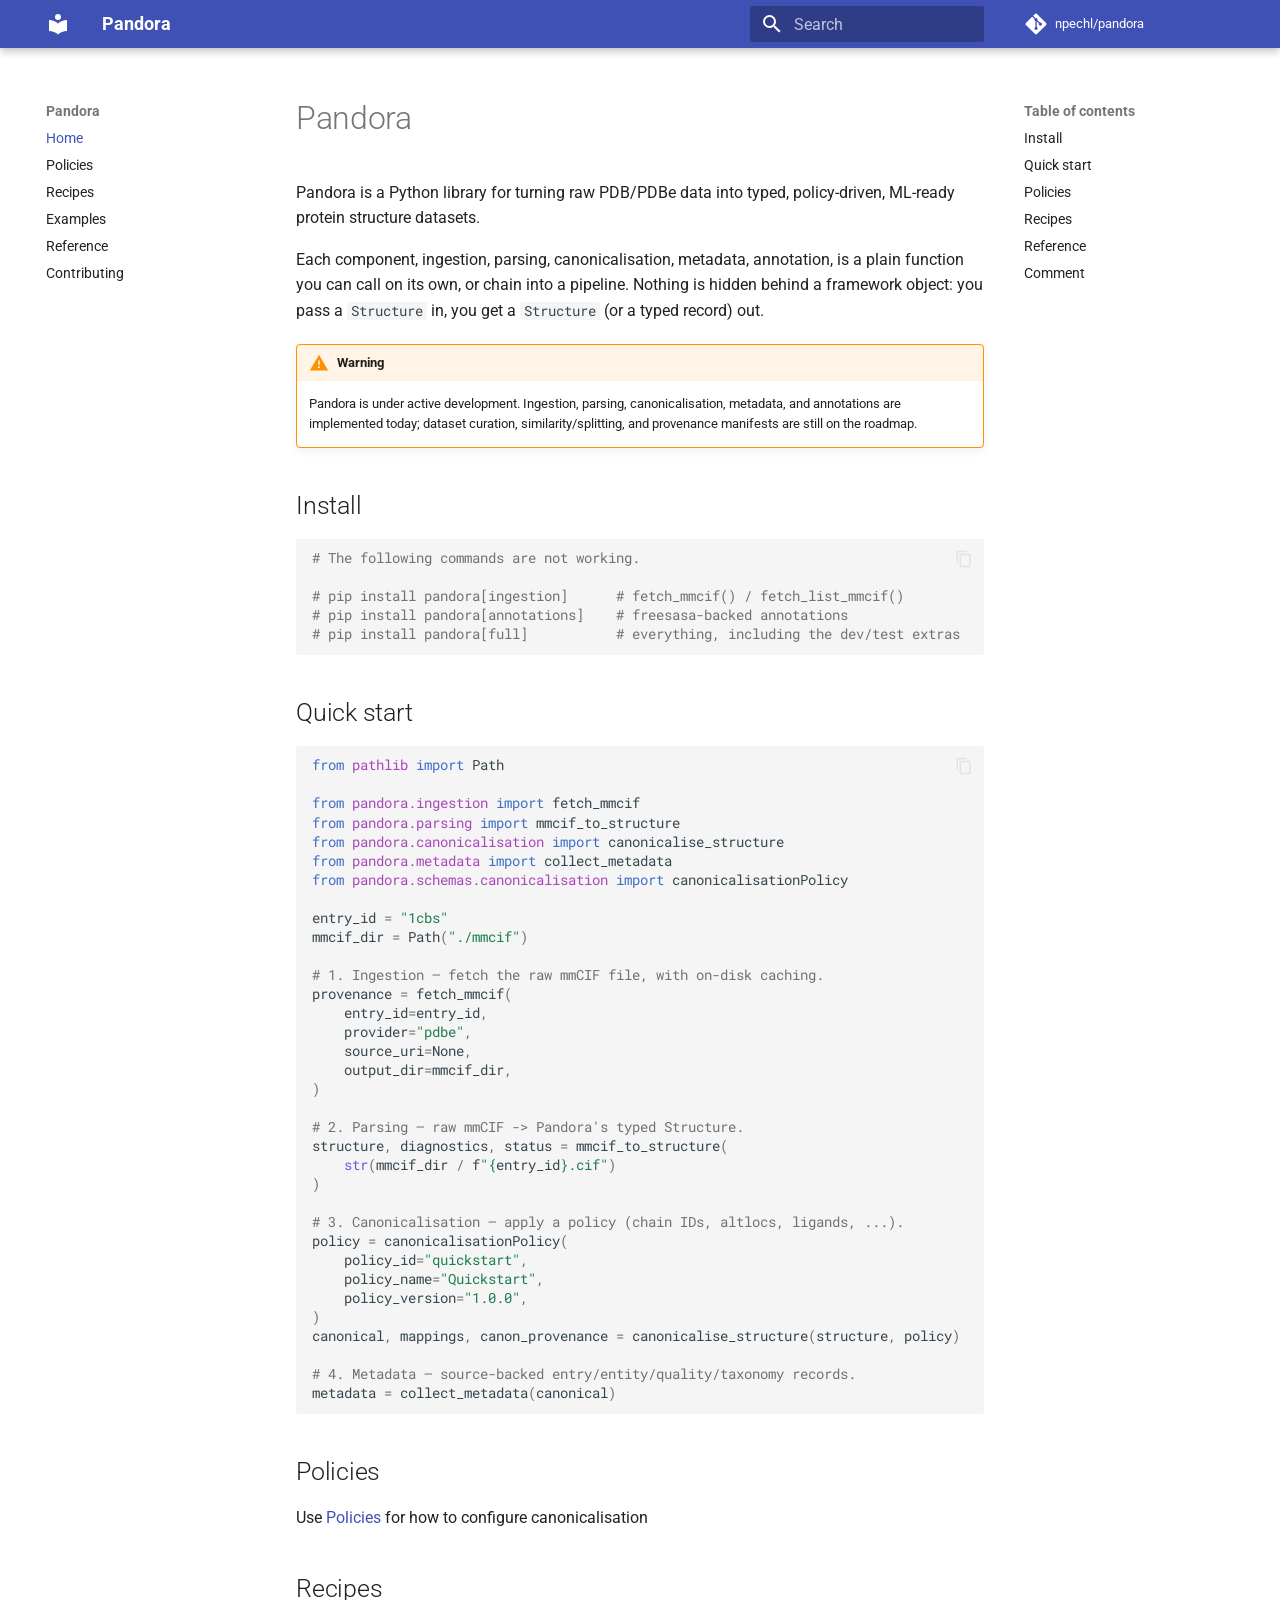
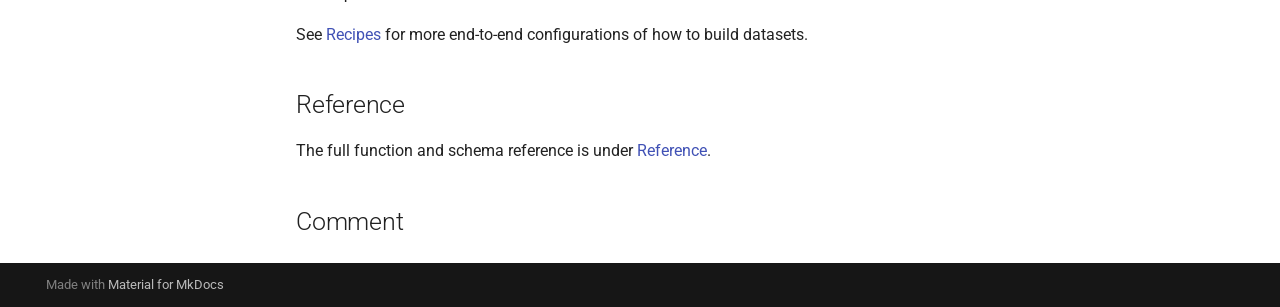
<file: index.html>
<!doctype html>
<html lang="en" class="no-js">
  <head>
    
      <meta charset="utf-8">
      <meta name="viewport" content="width=device-width,initial-scale=1">
      
      
      
      
      
        <link rel="next" href="policies/">
      
      
        
      
      
      <link rel="icon" href="assets/images/favicon.png">
      <meta name="generator" content="mkdocs-1.6.1, mkdocs-material-9.7.6">
    
    
      
        <title>Pandora</title>
      
    
    
      <link rel="stylesheet" href="assets/stylesheets/main.484c7ddc.min.css">
      
      


    
    
      
    
    
      
        
        
        <link rel="preconnect" href="https://fonts.gstatic.com" crossorigin>
        <link rel="stylesheet" href="https://fonts.googleapis.com/css?family=Roboto:300,300i,400,400i,700,700i%7CRoboto+Mono:400,400i,700,700i&display=fallback">
        <style>:root{--md-text-font:"Roboto";--md-code-font:"Roboto Mono"}</style>
      
    
    
      <link rel="stylesheet" href="assets/_mkdocstrings.css">
    
    <script>__md_scope=new URL(".",location),__md_hash=e=>[...e].reduce(((e,_)=>(e<<5)-e+_.charCodeAt(0)),0),__md_get=(e,_=localStorage,t=__md_scope)=>JSON.parse(_.getItem(t.pathname+"."+e)),__md_set=(e,_,t=localStorage,a=__md_scope)=>{try{t.setItem(a.pathname+"."+e,JSON.stringify(_))}catch(e){}}</script>
    
      

    
    
  </head>
  
  
    <body dir="ltr">
  
    
    <input class="md-toggle" data-md-toggle="drawer" type="checkbox" id="__drawer" autocomplete="off">
    <input class="md-toggle" data-md-toggle="search" type="checkbox" id="__search" autocomplete="off">
    <label class="md-overlay" for="__drawer"></label>
    <div data-md-component="skip">
      
        
        <a href="#pandora" class="md-skip">
          Skip to content
        </a>
      
    </div>
    <div data-md-component="announce">
      
    </div>
    
    
      

  

<header class="md-header md-header--shadow" data-md-component="header">
  <nav class="md-header__inner md-grid" aria-label="Header">
    <a href="." title="Pandora" class="md-header__button md-logo" aria-label="Pandora" data-md-component="logo">
      
  
  <svg xmlns="http://www.w3.org/2000/svg" viewBox="0 0 24 24"><path d="M12 8a3 3 0 0 0 3-3 3 3 0 0 0-3-3 3 3 0 0 0-3 3 3 3 0 0 0 3 3m0 3.54C9.64 9.35 6.5 8 3 8v11c3.5 0 6.64 1.35 9 3.54 2.36-2.19 5.5-3.54 9-3.54V8c-3.5 0-6.64 1.35-9 3.54"/></svg>

    </a>
    <label class="md-header__button md-icon" for="__drawer">
      
      <svg xmlns="http://www.w3.org/2000/svg" viewBox="0 0 24 24"><path d="M3 6h18v2H3zm0 5h18v2H3zm0 5h18v2H3z"/></svg>
    </label>
    <div class="md-header__title" data-md-component="header-title">
      <div class="md-header__ellipsis">
        <div class="md-header__topic">
          <span class="md-ellipsis">
            Pandora
          </span>
        </div>
        <div class="md-header__topic" data-md-component="header-topic">
          <span class="md-ellipsis">
            
              Home
            
          </span>
        </div>
      </div>
    </div>
    
    
      <script>var palette=__md_get("__palette");if(palette&&palette.color){if("(prefers-color-scheme)"===palette.color.media){var media=matchMedia("(prefers-color-scheme: light)"),input=document.querySelector(media.matches?"[data-md-color-media='(prefers-color-scheme: light)']":"[data-md-color-media='(prefers-color-scheme: dark)']");palette.color.media=input.getAttribute("data-md-color-media"),palette.color.scheme=input.getAttribute("data-md-color-scheme"),palette.color.primary=input.getAttribute("data-md-color-primary"),palette.color.accent=input.getAttribute("data-md-color-accent")}for(var[key,value]of Object.entries(palette.color))document.body.setAttribute("data-md-color-"+key,value)}</script>
    
    
    
      
      
        <label class="md-header__button md-icon" for="__search">
          
          <svg xmlns="http://www.w3.org/2000/svg" viewBox="0 0 24 24"><path d="M9.5 3A6.5 6.5 0 0 1 16 9.5c0 1.61-.59 3.09-1.56 4.23l.27.27h.79l5 5-1.5 1.5-5-5v-.79l-.27-.27A6.52 6.52 0 0 1 9.5 16 6.5 6.5 0 0 1 3 9.5 6.5 6.5 0 0 1 9.5 3m0 2C7 5 5 7 5 9.5S7 14 9.5 14 14 12 14 9.5 12 5 9.5 5"/></svg>
        </label>
        <div class="md-search" data-md-component="search" role="dialog">
  <label class="md-search__overlay" for="__search"></label>
  <div class="md-search__inner" role="search">
    <form class="md-search__form" name="search">
      <input type="text" class="md-search__input" name="query" aria-label="Search" placeholder="Search" autocapitalize="off" autocorrect="off" autocomplete="off" spellcheck="false" data-md-component="search-query" required>
      <label class="md-search__icon md-icon" for="__search">
        
        <svg xmlns="http://www.w3.org/2000/svg" viewBox="0 0 24 24"><path d="M9.5 3A6.5 6.5 0 0 1 16 9.5c0 1.61-.59 3.09-1.56 4.23l.27.27h.79l5 5-1.5 1.5-5-5v-.79l-.27-.27A6.52 6.52 0 0 1 9.5 16 6.5 6.5 0 0 1 3 9.5 6.5 6.5 0 0 1 9.5 3m0 2C7 5 5 7 5 9.5S7 14 9.5 14 14 12 14 9.5 12 5 9.5 5"/></svg>
        
        <svg xmlns="http://www.w3.org/2000/svg" viewBox="0 0 24 24"><path d="M20 11v2H8l5.5 5.5-1.42 1.42L4.16 12l7.92-7.92L13.5 5.5 8 11z"/></svg>
      </label>
      <nav class="md-search__options" aria-label="Search">
        
        <button type="reset" class="md-search__icon md-icon" title="Clear" aria-label="Clear" tabindex="-1">
          
          <svg xmlns="http://www.w3.org/2000/svg" viewBox="0 0 24 24"><path d="M19 6.41 17.59 5 12 10.59 6.41 5 5 6.41 10.59 12 5 17.59 6.41 19 12 13.41 17.59 19 19 17.59 13.41 12z"/></svg>
        </button>
      </nav>
      
    </form>
    <div class="md-search__output">
      <div class="md-search__scrollwrap" tabindex="0" data-md-scrollfix>
        <div class="md-search-result" data-md-component="search-result">
          <div class="md-search-result__meta">
            Initializing search
          </div>
          <ol class="md-search-result__list" role="presentation"></ol>
        </div>
      </div>
    </div>
  </div>
</div>
      
    
    
      <div class="md-header__source">
        <a href="https://github.com/npechl/pandora" title="Go to repository" class="md-source" data-md-component="source">
  <div class="md-source__icon md-icon">
    
    <svg xmlns="http://www.w3.org/2000/svg" viewBox="0 0 448 512"><!--! Font Awesome Free 7.1.0 by @fontawesome - https://fontawesome.com License - https://fontawesome.com/license/free (Icons: CC BY 4.0, Fonts: SIL OFL 1.1, Code: MIT License) Copyright 2025 Fonticons, Inc.--><path d="M439.6 236.1 244 40.5c-5.4-5.5-12.8-8.5-20.4-8.5s-15 3-20.4 8.4L162.5 81l51.5 51.5c27.1-9.1 52.7 16.8 43.4 43.7l49.7 49.7c34.2-11.8 61.2 31 35.5 56.7-26.5 26.5-70.2-2.9-56-37.3L240.3 199v121.9c25.3 12.5 22.3 41.8 9.1 55-6.4 6.4-15.2 10.1-24.3 10.1s-17.8-3.6-24.3-10.1c-17.6-17.6-11.1-46.9 11.2-56v-123c-20.8-8.5-24.6-30.7-18.6-45L142.6 101 8.5 235.1C3 240.6 0 247.9 0 255.5s3 15 8.5 20.4l195.6 195.7c5.4 5.4 12.7 8.4 20.4 8.4s15-3 20.4-8.4l194.7-194.7c5.4-5.4 8.4-12.8 8.4-20.4s-3-15-8.4-20.4"/></svg>
  </div>
  <div class="md-source__repository">
    npechl/pandora
  </div>
</a>
      </div>
    
  </nav>
  
</header>
    
    <div class="md-container" data-md-component="container">
      
      
        
          
        
      
      <main class="md-main" data-md-component="main">
        <div class="md-main__inner md-grid">
          
            
              
              <div class="md-sidebar md-sidebar--primary" data-md-component="sidebar" data-md-type="navigation" >
                <div class="md-sidebar__scrollwrap">
                  <div class="md-sidebar__inner">
                    



<nav class="md-nav md-nav--primary" aria-label="Navigation" data-md-level="0">
  <label class="md-nav__title" for="__drawer">
    <a href="." title="Pandora" class="md-nav__button md-logo" aria-label="Pandora" data-md-component="logo">
      
  
  <svg xmlns="http://www.w3.org/2000/svg" viewBox="0 0 24 24"><path d="M12 8a3 3 0 0 0 3-3 3 3 0 0 0-3-3 3 3 0 0 0-3 3 3 3 0 0 0 3 3m0 3.54C9.64 9.35 6.5 8 3 8v11c3.5 0 6.64 1.35 9 3.54 2.36-2.19 5.5-3.54 9-3.54V8c-3.5 0-6.64 1.35-9 3.54"/></svg>

    </a>
    Pandora
  </label>
  
    <div class="md-nav__source">
      <a href="https://github.com/npechl/pandora" title="Go to repository" class="md-source" data-md-component="source">
  <div class="md-source__icon md-icon">
    
    <svg xmlns="http://www.w3.org/2000/svg" viewBox="0 0 448 512"><!--! Font Awesome Free 7.1.0 by @fontawesome - https://fontawesome.com License - https://fontawesome.com/license/free (Icons: CC BY 4.0, Fonts: SIL OFL 1.1, Code: MIT License) Copyright 2025 Fonticons, Inc.--><path d="M439.6 236.1 244 40.5c-5.4-5.5-12.8-8.5-20.4-8.5s-15 3-20.4 8.4L162.5 81l51.5 51.5c27.1-9.1 52.7 16.8 43.4 43.7l49.7 49.7c34.2-11.8 61.2 31 35.5 56.7-26.5 26.5-70.2-2.9-56-37.3L240.3 199v121.9c25.3 12.5 22.3 41.8 9.1 55-6.4 6.4-15.2 10.1-24.3 10.1s-17.8-3.6-24.3-10.1c-17.6-17.6-11.1-46.9 11.2-56v-123c-20.8-8.5-24.6-30.7-18.6-45L142.6 101 8.5 235.1C3 240.6 0 247.9 0 255.5s3 15 8.5 20.4l195.6 195.7c5.4 5.4 12.7 8.4 20.4 8.4s15-3 20.4-8.4l194.7-194.7c5.4-5.4 8.4-12.8 8.4-20.4s-3-15-8.4-20.4"/></svg>
  </div>
  <div class="md-source__repository">
    npechl/pandora
  </div>
</a>
    </div>
  
  <ul class="md-nav__list" data-md-scrollfix>
    
      
      
  
  
    
  
  
  
    <li class="md-nav__item md-nav__item--active">
      
      <input class="md-nav__toggle md-toggle" type="checkbox" id="__toc">
      
      
        
      
      
        <label class="md-nav__link md-nav__link--active" for="__toc">
          
  
  
  <span class="md-ellipsis">
    
  
    Home
  

    
  </span>
  
  

          <span class="md-nav__icon md-icon"></span>
        </label>
      
      <a href="." class="md-nav__link md-nav__link--active">
        
  
  
  <span class="md-ellipsis">
    
  
    Home
  

    
  </span>
  
  

      </a>
      
        

<nav class="md-nav md-nav--secondary" aria-label="Table of contents">
  
  
  
    
  
  
    <label class="md-nav__title" for="__toc">
      <span class="md-nav__icon md-icon"></span>
      Table of contents
    </label>
    <ul class="md-nav__list" data-md-component="toc" data-md-scrollfix>
      
        <li class="md-nav__item">
  <a href="#install" class="md-nav__link">
    <span class="md-ellipsis">
      
        Install
      
    </span>
  </a>
  
</li>
      
        <li class="md-nav__item">
  <a href="#quick-start" class="md-nav__link">
    <span class="md-ellipsis">
      
        Quick start
      
    </span>
  </a>
  
</li>
      
        <li class="md-nav__item">
  <a href="#policies" class="md-nav__link">
    <span class="md-ellipsis">
      
        Policies
      
    </span>
  </a>
  
</li>
      
        <li class="md-nav__item">
  <a href="#recipes" class="md-nav__link">
    <span class="md-ellipsis">
      
        Recipes
      
    </span>
  </a>
  
</li>
      
        <li class="md-nav__item">
  <a href="#reference" class="md-nav__link">
    <span class="md-ellipsis">
      
        Reference
      
    </span>
  </a>
  
</li>
      
        <li class="md-nav__item">
  <a href="#comment" class="md-nav__link">
    <span class="md-ellipsis">
      
        Comment
      
    </span>
  </a>
  
</li>
      
    </ul>
  
</nav>
      
    </li>
  

    
      
      
  
  
  
  
    <li class="md-nav__item">
      <a href="policies/" class="md-nav__link">
        
  
  
  <span class="md-ellipsis">
    
  
    Policies
  

    
  </span>
  
  

      </a>
    </li>
  

    
      
      
  
  
  
  
    <li class="md-nav__item">
      <a href="recipes/" class="md-nav__link">
        
  
  
  <span class="md-ellipsis">
    
  
    Recipes
  

    
  </span>
  
  

      </a>
    </li>
  

    
      
      
  
  
  
  
    <li class="md-nav__item">
      <a href="examples/" class="md-nav__link">
        
  
  
  <span class="md-ellipsis">
    
  
    Examples
  

    
  </span>
  
  

      </a>
    </li>
  

    
      
      
  
  
  
  
    <li class="md-nav__item">
      <a href="reference/" class="md-nav__link">
        
  
  
  <span class="md-ellipsis">
    
  
    Reference
  

    
  </span>
  
  

      </a>
    </li>
  

    
      
      
  
  
  
  
    <li class="md-nav__item">
      <a href="contribute/" class="md-nav__link">
        
  
  
  <span class="md-ellipsis">
    
  
    Contributing
  

    
  </span>
  
  

      </a>
    </li>
  

    
  </ul>
</nav>
                  </div>
                </div>
              </div>
            
            
              
              <div class="md-sidebar md-sidebar--secondary" data-md-component="sidebar" data-md-type="toc" >
                <div class="md-sidebar__scrollwrap">
                  <div class="md-sidebar__inner">
                    

<nav class="md-nav md-nav--secondary" aria-label="Table of contents">
  
  
  
    
  
  
    <label class="md-nav__title" for="__toc">
      <span class="md-nav__icon md-icon"></span>
      Table of contents
    </label>
    <ul class="md-nav__list" data-md-component="toc" data-md-scrollfix>
      
        <li class="md-nav__item">
  <a href="#install" class="md-nav__link">
    <span class="md-ellipsis">
      
        Install
      
    </span>
  </a>
  
</li>
      
        <li class="md-nav__item">
  <a href="#quick-start" class="md-nav__link">
    <span class="md-ellipsis">
      
        Quick start
      
    </span>
  </a>
  
</li>
      
        <li class="md-nav__item">
  <a href="#policies" class="md-nav__link">
    <span class="md-ellipsis">
      
        Policies
      
    </span>
  </a>
  
</li>
      
        <li class="md-nav__item">
  <a href="#recipes" class="md-nav__link">
    <span class="md-ellipsis">
      
        Recipes
      
    </span>
  </a>
  
</li>
      
        <li class="md-nav__item">
  <a href="#reference" class="md-nav__link">
    <span class="md-ellipsis">
      
        Reference
      
    </span>
  </a>
  
</li>
      
        <li class="md-nav__item">
  <a href="#comment" class="md-nav__link">
    <span class="md-ellipsis">
      
        Comment
      
    </span>
  </a>
  
</li>
      
    </ul>
  
</nav>
                  </div>
                </div>
              </div>
            
          
          
            <div class="md-content" data-md-component="content">
              
              <article class="md-content__inner md-typeset">
                
                  


  
  


<h1 id="pandora">Pandora</h1>
<p>Pandora is a Python library for turning raw PDB/PDBe data into typed, policy-driven, ML-ready protein structure datasets.</p>
<p>Each component, ingestion, parsing, canonicalisation, metadata, annotation, is a plain function you can call on its own, or chain into a pipeline. Nothing is hidden behind a framework object: you pass a <code>Structure</code> in, you get a <code>Structure</code> (or a typed record) out.</p>
<div class="admonition warning">
<p class="admonition-title">Warning</p>
<p>Pandora is under active development. Ingestion, parsing, canonicalisation, metadata, and annotations are implemented today; dataset curation, similarity/splitting, and provenance manifests are still on the roadmap.</p>
</div>
<h2 id="install">Install</h2>
<div class="highlight"><pre><span></span><code><span class="c1"># The following commands are not working. </span>

<span class="c1"># pip install pandora[ingestion]      # fetch_mmcif() / fetch_list_mmcif()</span>
<span class="c1"># pip install pandora[annotations]    # freesasa-backed annotations</span>
<span class="c1"># pip install pandora[full]           # everything, including the dev/test extras</span>
</code></pre></div>
<h2 id="quick-start">Quick start</h2>
<div class="highlight"><pre><span></span><code><span class="kn">from</span><span class="w"> </span><span class="nn">pathlib</span><span class="w"> </span><span class="kn">import</span> <span class="n">Path</span>

<span class="kn">from</span><span class="w"> </span><span class="nn">pandora.ingestion</span><span class="w"> </span><span class="kn">import</span> <span class="n">fetch_mmcif</span>
<span class="kn">from</span><span class="w"> </span><span class="nn">pandora.parsing</span><span class="w"> </span><span class="kn">import</span> <span class="n">mmcif_to_structure</span>
<span class="kn">from</span><span class="w"> </span><span class="nn">pandora.canonicalisation</span><span class="w"> </span><span class="kn">import</span> <span class="n">canonicalise_structure</span>
<span class="kn">from</span><span class="w"> </span><span class="nn">pandora.metadata</span><span class="w"> </span><span class="kn">import</span> <span class="n">collect_metadata</span>
<span class="kn">from</span><span class="w"> </span><span class="nn">pandora.schemas.canonicalisation</span><span class="w"> </span><span class="kn">import</span> <span class="n">canonicalisationPolicy</span>

<span class="n">entry_id</span> <span class="o">=</span> <span class="s2">&quot;1cbs&quot;</span>
<span class="n">mmcif_dir</span> <span class="o">=</span> <span class="n">Path</span><span class="p">(</span><span class="s2">&quot;./mmcif&quot;</span><span class="p">)</span>

<span class="c1"># 1. Ingestion — fetch the raw mmCIF file, with on-disk caching.</span>
<span class="n">provenance</span> <span class="o">=</span> <span class="n">fetch_mmcif</span><span class="p">(</span>
    <span class="n">entry_id</span><span class="o">=</span><span class="n">entry_id</span><span class="p">,</span>
    <span class="n">provider</span><span class="o">=</span><span class="s2">&quot;pdbe&quot;</span><span class="p">,</span>
    <span class="n">source_uri</span><span class="o">=</span><span class="kc">None</span><span class="p">,</span>
    <span class="n">output_dir</span><span class="o">=</span><span class="n">mmcif_dir</span><span class="p">,</span>
<span class="p">)</span>

<span class="c1"># 2. Parsing — raw mmCIF -&gt; Pandora&#39;s typed Structure.</span>
<span class="n">structure</span><span class="p">,</span> <span class="n">diagnostics</span><span class="p">,</span> <span class="n">status</span> <span class="o">=</span> <span class="n">mmcif_to_structure</span><span class="p">(</span>
    <span class="nb">str</span><span class="p">(</span><span class="n">mmcif_dir</span> <span class="o">/</span> <span class="sa">f</span><span class="s2">&quot;</span><span class="si">{</span><span class="n">entry_id</span><span class="si">}</span><span class="s2">.cif&quot;</span><span class="p">)</span>
<span class="p">)</span>

<span class="c1"># 3. Canonicalisation — apply a policy (chain IDs, altlocs, ligands, ...).</span>
<span class="n">policy</span> <span class="o">=</span> <span class="n">canonicalisationPolicy</span><span class="p">(</span>
    <span class="n">policy_id</span><span class="o">=</span><span class="s2">&quot;quickstart&quot;</span><span class="p">,</span>
    <span class="n">policy_name</span><span class="o">=</span><span class="s2">&quot;Quickstart&quot;</span><span class="p">,</span>
    <span class="n">policy_version</span><span class="o">=</span><span class="s2">&quot;1.0.0&quot;</span><span class="p">,</span>
<span class="p">)</span>
<span class="n">canonical</span><span class="p">,</span> <span class="n">mappings</span><span class="p">,</span> <span class="n">canon_provenance</span> <span class="o">=</span> <span class="n">canonicalise_structure</span><span class="p">(</span><span class="n">structure</span><span class="p">,</span> <span class="n">policy</span><span class="p">)</span>

<span class="c1"># 4. Metadata — source-backed entry/entity/quality/taxonomy records.</span>
<span class="n">metadata</span> <span class="o">=</span> <span class="n">collect_metadata</span><span class="p">(</span><span class="n">canonical</span><span class="p">)</span>
</code></pre></div>
<h2 id="policies">Policies</h2>
<p>Use <a href="policies/">Policies</a> for how to configure canonicalisation</p>
<h2 id="recipes">Recipes</h2>
<p>See <a href="recipes/">Recipes</a> for more end-to-end configurations of how to build datasets. </p>
<h2 id="reference">Reference</h2>
<p>The full function and schema reference is under <a href="reference/">Reference</a>.</p>
<h2 id="comment">Comment</h2>











<script src="https://giscus.app/client.js"
        data-repo="npechl/pandora"
        data-repo-id="R_kgDOSu-lTw"
        data-category="General"
        data-category-id="DIC_kwDOSu-lT84DA0hw"
        data-mapping="pathname"
        data-strict="0"
        data-reactions-enabled="0"
        data-emit-metadata="1"
        data-input-position="top"
        data-theme="light"
        data-lang="en"
        data-loading="lazy"
        crossorigin="anonymous"
        async>
</script>
                
              </article>
            </div>
          
          
<script>var target=document.getElementById(location.hash.slice(1));target&&target.name&&(target.checked=target.name.startsWith("__tabbed_"))</script>
        </div>
        
      </main>
      
        <footer class="md-footer">
  
  <div class="md-footer-meta md-typeset">
    <div class="md-footer-meta__inner md-grid">
      <div class="md-copyright">
  
  
    Made with
    <a href="https://squidfunk.github.io/mkdocs-material/" target="_blank" rel="noopener">
      Material for MkDocs
    </a>
  
</div>
      
    </div>
  </div>
</footer>
      
    </div>
    <div class="md-dialog" data-md-component="dialog">
      <div class="md-dialog__inner md-typeset"></div>
    </div>
    
    
    
      
      
      <script id="__config" type="application/json">{"annotate": null, "base": ".", "features": ["navigation.sections", "content.code.copy"], "search": "assets/javascripts/workers/search.2c215733.min.js", "tags": null, "translations": {"clipboard.copied": "Copied to clipboard", "clipboard.copy": "Copy to clipboard", "search.result.more.one": "1 more on this page", "search.result.more.other": "# more on this page", "search.result.none": "No matching documents", "search.result.one": "1 matching document", "search.result.other": "# matching documents", "search.result.placeholder": "Type to start searching", "search.result.term.missing": "Missing", "select.version": "Select version"}, "version": null}</script>
    
    
      <script src="assets/javascripts/bundle.79ae519e.min.js"></script>
      
    
  </body>
</html>
</file>
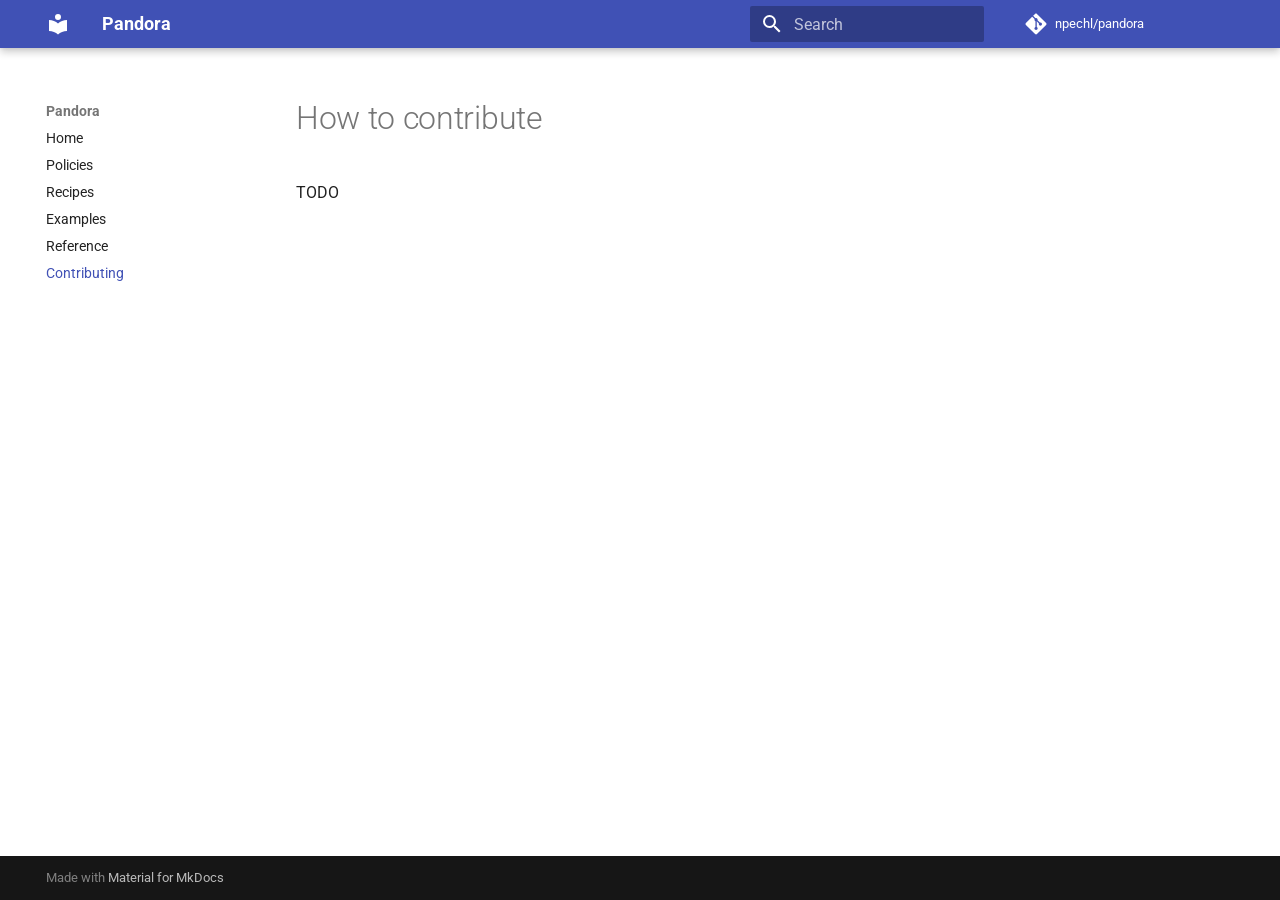
<file: contribute/index.html>
<!doctype html>
<html lang="en" class="no-js">
  <head>
    
      <meta charset="utf-8">
      <meta name="viewport" content="width=device-width,initial-scale=1">
      
      
      
      
        <link rel="prev" href="../reference/">
      
      
      
        
      
      
      <link rel="icon" href="../assets/images/favicon.png">
      <meta name="generator" content="mkdocs-1.6.1, mkdocs-material-9.7.6">
    
    
      
        <title>Contributing - Pandora</title>
      
    
    
      <link rel="stylesheet" href="../assets/stylesheets/main.484c7ddc.min.css">
      
      


    
    
      
    
    
      
        
        
        <link rel="preconnect" href="https://fonts.gstatic.com" crossorigin>
        <link rel="stylesheet" href="https://fonts.googleapis.com/css?family=Roboto:300,300i,400,400i,700,700i%7CRoboto+Mono:400,400i,700,700i&display=fallback">
        <style>:root{--md-text-font:"Roboto";--md-code-font:"Roboto Mono"}</style>
      
    
    
      <link rel="stylesheet" href="../assets/_mkdocstrings.css">
    
    <script>__md_scope=new URL("..",location),__md_hash=e=>[...e].reduce(((e,_)=>(e<<5)-e+_.charCodeAt(0)),0),__md_get=(e,_=localStorage,t=__md_scope)=>JSON.parse(_.getItem(t.pathname+"."+e)),__md_set=(e,_,t=localStorage,a=__md_scope)=>{try{t.setItem(a.pathname+"."+e,JSON.stringify(_))}catch(e){}}</script>
    
      

    
    
  </head>
  
  
    <body dir="ltr">
  
    
    <input class="md-toggle" data-md-toggle="drawer" type="checkbox" id="__drawer" autocomplete="off">
    <input class="md-toggle" data-md-toggle="search" type="checkbox" id="__search" autocomplete="off">
    <label class="md-overlay" for="__drawer"></label>
    <div data-md-component="skip">
      
        
        <a href="#how-to-contribute" class="md-skip">
          Skip to content
        </a>
      
    </div>
    <div data-md-component="announce">
      
    </div>
    
    
      

  

<header class="md-header md-header--shadow" data-md-component="header">
  <nav class="md-header__inner md-grid" aria-label="Header">
    <a href=".." title="Pandora" class="md-header__button md-logo" aria-label="Pandora" data-md-component="logo">
      
  
  <svg xmlns="http://www.w3.org/2000/svg" viewBox="0 0 24 24"><path d="M12 8a3 3 0 0 0 3-3 3 3 0 0 0-3-3 3 3 0 0 0-3 3 3 3 0 0 0 3 3m0 3.54C9.64 9.35 6.5 8 3 8v11c3.5 0 6.64 1.35 9 3.54 2.36-2.19 5.5-3.54 9-3.54V8c-3.5 0-6.64 1.35-9 3.54"/></svg>

    </a>
    <label class="md-header__button md-icon" for="__drawer">
      
      <svg xmlns="http://www.w3.org/2000/svg" viewBox="0 0 24 24"><path d="M3 6h18v2H3zm0 5h18v2H3zm0 5h18v2H3z"/></svg>
    </label>
    <div class="md-header__title" data-md-component="header-title">
      <div class="md-header__ellipsis">
        <div class="md-header__topic">
          <span class="md-ellipsis">
            Pandora
          </span>
        </div>
        <div class="md-header__topic" data-md-component="header-topic">
          <span class="md-ellipsis">
            
              Contributing
            
          </span>
        </div>
      </div>
    </div>
    
    
      <script>var palette=__md_get("__palette");if(palette&&palette.color){if("(prefers-color-scheme)"===palette.color.media){var media=matchMedia("(prefers-color-scheme: light)"),input=document.querySelector(media.matches?"[data-md-color-media='(prefers-color-scheme: light)']":"[data-md-color-media='(prefers-color-scheme: dark)']");palette.color.media=input.getAttribute("data-md-color-media"),palette.color.scheme=input.getAttribute("data-md-color-scheme"),palette.color.primary=input.getAttribute("data-md-color-primary"),palette.color.accent=input.getAttribute("data-md-color-accent")}for(var[key,value]of Object.entries(palette.color))document.body.setAttribute("data-md-color-"+key,value)}</script>
    
    
    
      
      
        <label class="md-header__button md-icon" for="__search">
          
          <svg xmlns="http://www.w3.org/2000/svg" viewBox="0 0 24 24"><path d="M9.5 3A6.5 6.5 0 0 1 16 9.5c0 1.61-.59 3.09-1.56 4.23l.27.27h.79l5 5-1.5 1.5-5-5v-.79l-.27-.27A6.52 6.52 0 0 1 9.5 16 6.5 6.5 0 0 1 3 9.5 6.5 6.5 0 0 1 9.5 3m0 2C7 5 5 7 5 9.5S7 14 9.5 14 14 12 14 9.5 12 5 9.5 5"/></svg>
        </label>
        <div class="md-search" data-md-component="search" role="dialog">
  <label class="md-search__overlay" for="__search"></label>
  <div class="md-search__inner" role="search">
    <form class="md-search__form" name="search">
      <input type="text" class="md-search__input" name="query" aria-label="Search" placeholder="Search" autocapitalize="off" autocorrect="off" autocomplete="off" spellcheck="false" data-md-component="search-query" required>
      <label class="md-search__icon md-icon" for="__search">
        
        <svg xmlns="http://www.w3.org/2000/svg" viewBox="0 0 24 24"><path d="M9.5 3A6.5 6.5 0 0 1 16 9.5c0 1.61-.59 3.09-1.56 4.23l.27.27h.79l5 5-1.5 1.5-5-5v-.79l-.27-.27A6.52 6.52 0 0 1 9.5 16 6.5 6.5 0 0 1 3 9.5 6.5 6.5 0 0 1 9.5 3m0 2C7 5 5 7 5 9.5S7 14 9.5 14 14 12 14 9.5 12 5 9.5 5"/></svg>
        
        <svg xmlns="http://www.w3.org/2000/svg" viewBox="0 0 24 24"><path d="M20 11v2H8l5.5 5.5-1.42 1.42L4.16 12l7.92-7.92L13.5 5.5 8 11z"/></svg>
      </label>
      <nav class="md-search__options" aria-label="Search">
        
        <button type="reset" class="md-search__icon md-icon" title="Clear" aria-label="Clear" tabindex="-1">
          
          <svg xmlns="http://www.w3.org/2000/svg" viewBox="0 0 24 24"><path d="M19 6.41 17.59 5 12 10.59 6.41 5 5 6.41 10.59 12 5 17.59 6.41 19 12 13.41 17.59 19 19 17.59 13.41 12z"/></svg>
        </button>
      </nav>
      
    </form>
    <div class="md-search__output">
      <div class="md-search__scrollwrap" tabindex="0" data-md-scrollfix>
        <div class="md-search-result" data-md-component="search-result">
          <div class="md-search-result__meta">
            Initializing search
          </div>
          <ol class="md-search-result__list" role="presentation"></ol>
        </div>
      </div>
    </div>
  </div>
</div>
      
    
    
      <div class="md-header__source">
        <a href="https://github.com/npechl/pandora" title="Go to repository" class="md-source" data-md-component="source">
  <div class="md-source__icon md-icon">
    
    <svg xmlns="http://www.w3.org/2000/svg" viewBox="0 0 448 512"><!--! Font Awesome Free 7.1.0 by @fontawesome - https://fontawesome.com License - https://fontawesome.com/license/free (Icons: CC BY 4.0, Fonts: SIL OFL 1.1, Code: MIT License) Copyright 2025 Fonticons, Inc.--><path d="M439.6 236.1 244 40.5c-5.4-5.5-12.8-8.5-20.4-8.5s-15 3-20.4 8.4L162.5 81l51.5 51.5c27.1-9.1 52.7 16.8 43.4 43.7l49.7 49.7c34.2-11.8 61.2 31 35.5 56.7-26.5 26.5-70.2-2.9-56-37.3L240.3 199v121.9c25.3 12.5 22.3 41.8 9.1 55-6.4 6.4-15.2 10.1-24.3 10.1s-17.8-3.6-24.3-10.1c-17.6-17.6-11.1-46.9 11.2-56v-123c-20.8-8.5-24.6-30.7-18.6-45L142.6 101 8.5 235.1C3 240.6 0 247.9 0 255.5s3 15 8.5 20.4l195.6 195.7c5.4 5.4 12.7 8.4 20.4 8.4s15-3 20.4-8.4l194.7-194.7c5.4-5.4 8.4-12.8 8.4-20.4s-3-15-8.4-20.4"/></svg>
  </div>
  <div class="md-source__repository">
    npechl/pandora
  </div>
</a>
      </div>
    
  </nav>
  
</header>
    
    <div class="md-container" data-md-component="container">
      
      
        
          
        
      
      <main class="md-main" data-md-component="main">
        <div class="md-main__inner md-grid">
          
            
              
              <div class="md-sidebar md-sidebar--primary" data-md-component="sidebar" data-md-type="navigation" >
                <div class="md-sidebar__scrollwrap">
                  <div class="md-sidebar__inner">
                    



<nav class="md-nav md-nav--primary" aria-label="Navigation" data-md-level="0">
  <label class="md-nav__title" for="__drawer">
    <a href=".." title="Pandora" class="md-nav__button md-logo" aria-label="Pandora" data-md-component="logo">
      
  
  <svg xmlns="http://www.w3.org/2000/svg" viewBox="0 0 24 24"><path d="M12 8a3 3 0 0 0 3-3 3 3 0 0 0-3-3 3 3 0 0 0-3 3 3 3 0 0 0 3 3m0 3.54C9.64 9.35 6.5 8 3 8v11c3.5 0 6.64 1.35 9 3.54 2.36-2.19 5.5-3.54 9-3.54V8c-3.5 0-6.64 1.35-9 3.54"/></svg>

    </a>
    Pandora
  </label>
  
    <div class="md-nav__source">
      <a href="https://github.com/npechl/pandora" title="Go to repository" class="md-source" data-md-component="source">
  <div class="md-source__icon md-icon">
    
    <svg xmlns="http://www.w3.org/2000/svg" viewBox="0 0 448 512"><!--! Font Awesome Free 7.1.0 by @fontawesome - https://fontawesome.com License - https://fontawesome.com/license/free (Icons: CC BY 4.0, Fonts: SIL OFL 1.1, Code: MIT License) Copyright 2025 Fonticons, Inc.--><path d="M439.6 236.1 244 40.5c-5.4-5.5-12.8-8.5-20.4-8.5s-15 3-20.4 8.4L162.5 81l51.5 51.5c27.1-9.1 52.7 16.8 43.4 43.7l49.7 49.7c34.2-11.8 61.2 31 35.5 56.7-26.5 26.5-70.2-2.9-56-37.3L240.3 199v121.9c25.3 12.5 22.3 41.8 9.1 55-6.4 6.4-15.2 10.1-24.3 10.1s-17.8-3.6-24.3-10.1c-17.6-17.6-11.1-46.9 11.2-56v-123c-20.8-8.5-24.6-30.7-18.6-45L142.6 101 8.5 235.1C3 240.6 0 247.9 0 255.5s3 15 8.5 20.4l195.6 195.7c5.4 5.4 12.7 8.4 20.4 8.4s15-3 20.4-8.4l194.7-194.7c5.4-5.4 8.4-12.8 8.4-20.4s-3-15-8.4-20.4"/></svg>
  </div>
  <div class="md-source__repository">
    npechl/pandora
  </div>
</a>
    </div>
  
  <ul class="md-nav__list" data-md-scrollfix>
    
      
      
  
  
  
  
    <li class="md-nav__item">
      <a href=".." class="md-nav__link">
        
  
  
  <span class="md-ellipsis">
    
  
    Home
  

    
  </span>
  
  

      </a>
    </li>
  

    
      
      
  
  
  
  
    <li class="md-nav__item">
      <a href="../policies/" class="md-nav__link">
        
  
  
  <span class="md-ellipsis">
    
  
    Policies
  

    
  </span>
  
  

      </a>
    </li>
  

    
      
      
  
  
  
  
    <li class="md-nav__item">
      <a href="../recipes/" class="md-nav__link">
        
  
  
  <span class="md-ellipsis">
    
  
    Recipes
  

    
  </span>
  
  

      </a>
    </li>
  

    
      
      
  
  
  
  
    <li class="md-nav__item">
      <a href="../examples/" class="md-nav__link">
        
  
  
  <span class="md-ellipsis">
    
  
    Examples
  

    
  </span>
  
  

      </a>
    </li>
  

    
      
      
  
  
  
  
    <li class="md-nav__item">
      <a href="../reference/" class="md-nav__link">
        
  
  
  <span class="md-ellipsis">
    
  
    Reference
  

    
  </span>
  
  

      </a>
    </li>
  

    
      
      
  
  
    
  
  
  
    <li class="md-nav__item md-nav__item--active">
      
      <input class="md-nav__toggle md-toggle" type="checkbox" id="__toc">
      
      
        
      
      
      <a href="./" class="md-nav__link md-nav__link--active">
        
  
  
  <span class="md-ellipsis">
    
  
    Contributing
  

    
  </span>
  
  

      </a>
      
    </li>
  

    
  </ul>
</nav>
                  </div>
                </div>
              </div>
            
            
              
              <div class="md-sidebar md-sidebar--secondary" data-md-component="sidebar" data-md-type="toc" >
                <div class="md-sidebar__scrollwrap">
                  <div class="md-sidebar__inner">
                    

<nav class="md-nav md-nav--secondary" aria-label="Table of contents">
  
  
  
    
  
  
</nav>
                  </div>
                </div>
              </div>
            
          
          
            <div class="md-content" data-md-component="content">
              
              <article class="md-content__inner md-typeset">
                
                  


  
  


<h1 id="how-to-contribute">How to contribute</h1>
<p>TODO</p>











<script src="https://giscus.app/client.js"
        data-repo="npechl/pandora"
        data-repo-id="R_kgDOSu-lTw"
        data-category="General"
        data-category-id="DIC_kwDOSu-lT84DA0hw"
        data-mapping="pathname"
        data-strict="0"
        data-reactions-enabled="0"
        data-emit-metadata="1"
        data-input-position="top"
        data-theme="light"
        data-lang="en"
        data-loading="lazy"
        crossorigin="anonymous"
        async>
</script>
                
              </article>
            </div>
          
          
<script>var target=document.getElementById(location.hash.slice(1));target&&target.name&&(target.checked=target.name.startsWith("__tabbed_"))</script>
        </div>
        
      </main>
      
        <footer class="md-footer">
  
  <div class="md-footer-meta md-typeset">
    <div class="md-footer-meta__inner md-grid">
      <div class="md-copyright">
  
  
    Made with
    <a href="https://squidfunk.github.io/mkdocs-material/" target="_blank" rel="noopener">
      Material for MkDocs
    </a>
  
</div>
      
    </div>
  </div>
</footer>
      
    </div>
    <div class="md-dialog" data-md-component="dialog">
      <div class="md-dialog__inner md-typeset"></div>
    </div>
    
    
    
      
      
      <script id="__config" type="application/json">{"annotate": null, "base": "..", "features": ["navigation.sections", "content.code.copy"], "search": "../assets/javascripts/workers/search.2c215733.min.js", "tags": null, "translations": {"clipboard.copied": "Copied to clipboard", "clipboard.copy": "Copy to clipboard", "search.result.more.one": "1 more on this page", "search.result.more.other": "# more on this page", "search.result.none": "No matching documents", "search.result.one": "1 matching document", "search.result.other": "# matching documents", "search.result.placeholder": "Type to start searching", "search.result.term.missing": "Missing", "select.version": "Select version"}, "version": null}</script>
    
    
      <script src="../assets/javascripts/bundle.79ae519e.min.js"></script>
      
    
  </body>
</html>
</file>
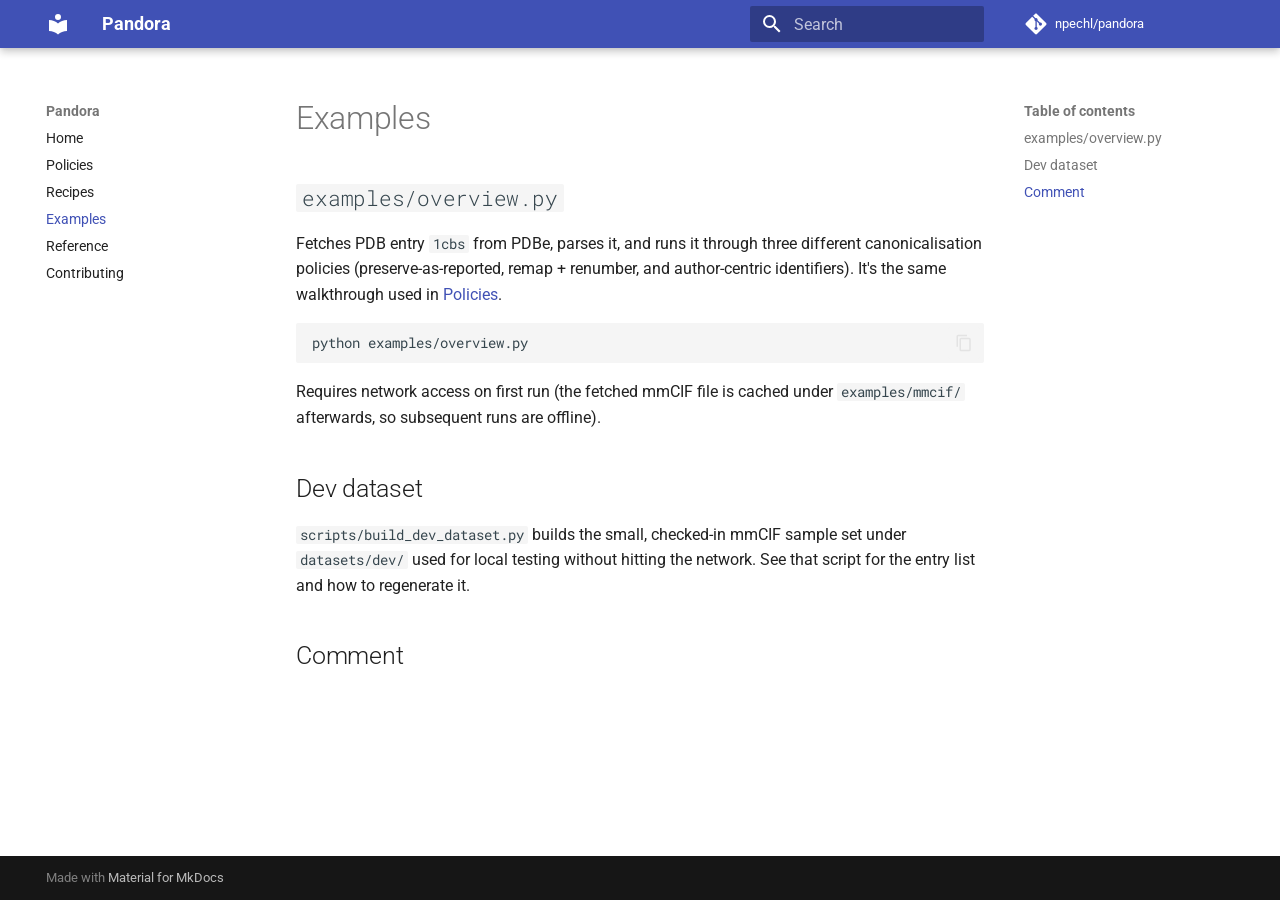
<file: examples/index.html>
<!doctype html>
<html lang="en" class="no-js">
  <head>
    
      <meta charset="utf-8">
      <meta name="viewport" content="width=device-width,initial-scale=1">
      
      
      
      
        <link rel="prev" href="../recipes/">
      
      
        <link rel="next" href="../reference/">
      
      
        
      
      
      <link rel="icon" href="../assets/images/favicon.png">
      <meta name="generator" content="mkdocs-1.6.1, mkdocs-material-9.7.6">
    
    
      
        <title>Examples - Pandora</title>
      
    
    
      <link rel="stylesheet" href="../assets/stylesheets/main.484c7ddc.min.css">
      
      


    
    
      
    
    
      
        
        
        <link rel="preconnect" href="https://fonts.gstatic.com" crossorigin>
        <link rel="stylesheet" href="https://fonts.googleapis.com/css?family=Roboto:300,300i,400,400i,700,700i%7CRoboto+Mono:400,400i,700,700i&display=fallback">
        <style>:root{--md-text-font:"Roboto";--md-code-font:"Roboto Mono"}</style>
      
    
    
      <link rel="stylesheet" href="../assets/_mkdocstrings.css">
    
    <script>__md_scope=new URL("..",location),__md_hash=e=>[...e].reduce(((e,_)=>(e<<5)-e+_.charCodeAt(0)),0),__md_get=(e,_=localStorage,t=__md_scope)=>JSON.parse(_.getItem(t.pathname+"."+e)),__md_set=(e,_,t=localStorage,a=__md_scope)=>{try{t.setItem(a.pathname+"."+e,JSON.stringify(_))}catch(e){}}</script>
    
      

    
    
  </head>
  
  
    <body dir="ltr">
  
    
    <input class="md-toggle" data-md-toggle="drawer" type="checkbox" id="__drawer" autocomplete="off">
    <input class="md-toggle" data-md-toggle="search" type="checkbox" id="__search" autocomplete="off">
    <label class="md-overlay" for="__drawer"></label>
    <div data-md-component="skip">
      
        
        <a href="#examples" class="md-skip">
          Skip to content
        </a>
      
    </div>
    <div data-md-component="announce">
      
    </div>
    
    
      

  

<header class="md-header md-header--shadow" data-md-component="header">
  <nav class="md-header__inner md-grid" aria-label="Header">
    <a href=".." title="Pandora" class="md-header__button md-logo" aria-label="Pandora" data-md-component="logo">
      
  
  <svg xmlns="http://www.w3.org/2000/svg" viewBox="0 0 24 24"><path d="M12 8a3 3 0 0 0 3-3 3 3 0 0 0-3-3 3 3 0 0 0-3 3 3 3 0 0 0 3 3m0 3.54C9.64 9.35 6.5 8 3 8v11c3.5 0 6.64 1.35 9 3.54 2.36-2.19 5.5-3.54 9-3.54V8c-3.5 0-6.64 1.35-9 3.54"/></svg>

    </a>
    <label class="md-header__button md-icon" for="__drawer">
      
      <svg xmlns="http://www.w3.org/2000/svg" viewBox="0 0 24 24"><path d="M3 6h18v2H3zm0 5h18v2H3zm0 5h18v2H3z"/></svg>
    </label>
    <div class="md-header__title" data-md-component="header-title">
      <div class="md-header__ellipsis">
        <div class="md-header__topic">
          <span class="md-ellipsis">
            Pandora
          </span>
        </div>
        <div class="md-header__topic" data-md-component="header-topic">
          <span class="md-ellipsis">
            
              Examples
            
          </span>
        </div>
      </div>
    </div>
    
    
      <script>var palette=__md_get("__palette");if(palette&&palette.color){if("(prefers-color-scheme)"===palette.color.media){var media=matchMedia("(prefers-color-scheme: light)"),input=document.querySelector(media.matches?"[data-md-color-media='(prefers-color-scheme: light)']":"[data-md-color-media='(prefers-color-scheme: dark)']");palette.color.media=input.getAttribute("data-md-color-media"),palette.color.scheme=input.getAttribute("data-md-color-scheme"),palette.color.primary=input.getAttribute("data-md-color-primary"),palette.color.accent=input.getAttribute("data-md-color-accent")}for(var[key,value]of Object.entries(palette.color))document.body.setAttribute("data-md-color-"+key,value)}</script>
    
    
    
      
      
        <label class="md-header__button md-icon" for="__search">
          
          <svg xmlns="http://www.w3.org/2000/svg" viewBox="0 0 24 24"><path d="M9.5 3A6.5 6.5 0 0 1 16 9.5c0 1.61-.59 3.09-1.56 4.23l.27.27h.79l5 5-1.5 1.5-5-5v-.79l-.27-.27A6.52 6.52 0 0 1 9.5 16 6.5 6.5 0 0 1 3 9.5 6.5 6.5 0 0 1 9.5 3m0 2C7 5 5 7 5 9.5S7 14 9.5 14 14 12 14 9.5 12 5 9.5 5"/></svg>
        </label>
        <div class="md-search" data-md-component="search" role="dialog">
  <label class="md-search__overlay" for="__search"></label>
  <div class="md-search__inner" role="search">
    <form class="md-search__form" name="search">
      <input type="text" class="md-search__input" name="query" aria-label="Search" placeholder="Search" autocapitalize="off" autocorrect="off" autocomplete="off" spellcheck="false" data-md-component="search-query" required>
      <label class="md-search__icon md-icon" for="__search">
        
        <svg xmlns="http://www.w3.org/2000/svg" viewBox="0 0 24 24"><path d="M9.5 3A6.5 6.5 0 0 1 16 9.5c0 1.61-.59 3.09-1.56 4.23l.27.27h.79l5 5-1.5 1.5-5-5v-.79l-.27-.27A6.52 6.52 0 0 1 9.5 16 6.5 6.5 0 0 1 3 9.5 6.5 6.5 0 0 1 9.5 3m0 2C7 5 5 7 5 9.5S7 14 9.5 14 14 12 14 9.5 12 5 9.5 5"/></svg>
        
        <svg xmlns="http://www.w3.org/2000/svg" viewBox="0 0 24 24"><path d="M20 11v2H8l5.5 5.5-1.42 1.42L4.16 12l7.92-7.92L13.5 5.5 8 11z"/></svg>
      </label>
      <nav class="md-search__options" aria-label="Search">
        
        <button type="reset" class="md-search__icon md-icon" title="Clear" aria-label="Clear" tabindex="-1">
          
          <svg xmlns="http://www.w3.org/2000/svg" viewBox="0 0 24 24"><path d="M19 6.41 17.59 5 12 10.59 6.41 5 5 6.41 10.59 12 5 17.59 6.41 19 12 13.41 17.59 19 19 17.59 13.41 12z"/></svg>
        </button>
      </nav>
      
    </form>
    <div class="md-search__output">
      <div class="md-search__scrollwrap" tabindex="0" data-md-scrollfix>
        <div class="md-search-result" data-md-component="search-result">
          <div class="md-search-result__meta">
            Initializing search
          </div>
          <ol class="md-search-result__list" role="presentation"></ol>
        </div>
      </div>
    </div>
  </div>
</div>
      
    
    
      <div class="md-header__source">
        <a href="https://github.com/npechl/pandora" title="Go to repository" class="md-source" data-md-component="source">
  <div class="md-source__icon md-icon">
    
    <svg xmlns="http://www.w3.org/2000/svg" viewBox="0 0 448 512"><!--! Font Awesome Free 7.1.0 by @fontawesome - https://fontawesome.com License - https://fontawesome.com/license/free (Icons: CC BY 4.0, Fonts: SIL OFL 1.1, Code: MIT License) Copyright 2025 Fonticons, Inc.--><path d="M439.6 236.1 244 40.5c-5.4-5.5-12.8-8.5-20.4-8.5s-15 3-20.4 8.4L162.5 81l51.5 51.5c27.1-9.1 52.7 16.8 43.4 43.7l49.7 49.7c34.2-11.8 61.2 31 35.5 56.7-26.5 26.5-70.2-2.9-56-37.3L240.3 199v121.9c25.3 12.5 22.3 41.8 9.1 55-6.4 6.4-15.2 10.1-24.3 10.1s-17.8-3.6-24.3-10.1c-17.6-17.6-11.1-46.9 11.2-56v-123c-20.8-8.5-24.6-30.7-18.6-45L142.6 101 8.5 235.1C3 240.6 0 247.9 0 255.5s3 15 8.5 20.4l195.6 195.7c5.4 5.4 12.7 8.4 20.4 8.4s15-3 20.4-8.4l194.7-194.7c5.4-5.4 8.4-12.8 8.4-20.4s-3-15-8.4-20.4"/></svg>
  </div>
  <div class="md-source__repository">
    npechl/pandora
  </div>
</a>
      </div>
    
  </nav>
  
</header>
    
    <div class="md-container" data-md-component="container">
      
      
        
          
        
      
      <main class="md-main" data-md-component="main">
        <div class="md-main__inner md-grid">
          
            
              
              <div class="md-sidebar md-sidebar--primary" data-md-component="sidebar" data-md-type="navigation" >
                <div class="md-sidebar__scrollwrap">
                  <div class="md-sidebar__inner">
                    



<nav class="md-nav md-nav--primary" aria-label="Navigation" data-md-level="0">
  <label class="md-nav__title" for="__drawer">
    <a href=".." title="Pandora" class="md-nav__button md-logo" aria-label="Pandora" data-md-component="logo">
      
  
  <svg xmlns="http://www.w3.org/2000/svg" viewBox="0 0 24 24"><path d="M12 8a3 3 0 0 0 3-3 3 3 0 0 0-3-3 3 3 0 0 0-3 3 3 3 0 0 0 3 3m0 3.54C9.64 9.35 6.5 8 3 8v11c3.5 0 6.64 1.35 9 3.54 2.36-2.19 5.5-3.54 9-3.54V8c-3.5 0-6.64 1.35-9 3.54"/></svg>

    </a>
    Pandora
  </label>
  
    <div class="md-nav__source">
      <a href="https://github.com/npechl/pandora" title="Go to repository" class="md-source" data-md-component="source">
  <div class="md-source__icon md-icon">
    
    <svg xmlns="http://www.w3.org/2000/svg" viewBox="0 0 448 512"><!--! Font Awesome Free 7.1.0 by @fontawesome - https://fontawesome.com License - https://fontawesome.com/license/free (Icons: CC BY 4.0, Fonts: SIL OFL 1.1, Code: MIT License) Copyright 2025 Fonticons, Inc.--><path d="M439.6 236.1 244 40.5c-5.4-5.5-12.8-8.5-20.4-8.5s-15 3-20.4 8.4L162.5 81l51.5 51.5c27.1-9.1 52.7 16.8 43.4 43.7l49.7 49.7c34.2-11.8 61.2 31 35.5 56.7-26.5 26.5-70.2-2.9-56-37.3L240.3 199v121.9c25.3 12.5 22.3 41.8 9.1 55-6.4 6.4-15.2 10.1-24.3 10.1s-17.8-3.6-24.3-10.1c-17.6-17.6-11.1-46.9 11.2-56v-123c-20.8-8.5-24.6-30.7-18.6-45L142.6 101 8.5 235.1C3 240.6 0 247.9 0 255.5s3 15 8.5 20.4l195.6 195.7c5.4 5.4 12.7 8.4 20.4 8.4s15-3 20.4-8.4l194.7-194.7c5.4-5.4 8.4-12.8 8.4-20.4s-3-15-8.4-20.4"/></svg>
  </div>
  <div class="md-source__repository">
    npechl/pandora
  </div>
</a>
    </div>
  
  <ul class="md-nav__list" data-md-scrollfix>
    
      
      
  
  
  
  
    <li class="md-nav__item">
      <a href=".." class="md-nav__link">
        
  
  
  <span class="md-ellipsis">
    
  
    Home
  

    
  </span>
  
  

      </a>
    </li>
  

    
      
      
  
  
  
  
    <li class="md-nav__item">
      <a href="../policies/" class="md-nav__link">
        
  
  
  <span class="md-ellipsis">
    
  
    Policies
  

    
  </span>
  
  

      </a>
    </li>
  

    
      
      
  
  
  
  
    <li class="md-nav__item">
      <a href="../recipes/" class="md-nav__link">
        
  
  
  <span class="md-ellipsis">
    
  
    Recipes
  

    
  </span>
  
  

      </a>
    </li>
  

    
      
      
  
  
    
  
  
  
    <li class="md-nav__item md-nav__item--active">
      
      <input class="md-nav__toggle md-toggle" type="checkbox" id="__toc">
      
      
        
      
      
        <label class="md-nav__link md-nav__link--active" for="__toc">
          
  
  
  <span class="md-ellipsis">
    
  
    Examples
  

    
  </span>
  
  

          <span class="md-nav__icon md-icon"></span>
        </label>
      
      <a href="./" class="md-nav__link md-nav__link--active">
        
  
  
  <span class="md-ellipsis">
    
  
    Examples
  

    
  </span>
  
  

      </a>
      
        

<nav class="md-nav md-nav--secondary" aria-label="Table of contents">
  
  
  
    
  
  
    <label class="md-nav__title" for="__toc">
      <span class="md-nav__icon md-icon"></span>
      Table of contents
    </label>
    <ul class="md-nav__list" data-md-component="toc" data-md-scrollfix>
      
        <li class="md-nav__item">
  <a href="#examplesoverviewpy" class="md-nav__link">
    <span class="md-ellipsis">
      
        examples/overview.py
      
    </span>
  </a>
  
</li>
      
        <li class="md-nav__item">
  <a href="#dev-dataset" class="md-nav__link">
    <span class="md-ellipsis">
      
        Dev dataset
      
    </span>
  </a>
  
</li>
      
        <li class="md-nav__item">
  <a href="#comment" class="md-nav__link">
    <span class="md-ellipsis">
      
        Comment
      
    </span>
  </a>
  
</li>
      
    </ul>
  
</nav>
      
    </li>
  

    
      
      
  
  
  
  
    <li class="md-nav__item">
      <a href="../reference/" class="md-nav__link">
        
  
  
  <span class="md-ellipsis">
    
  
    Reference
  

    
  </span>
  
  

      </a>
    </li>
  

    
      
      
  
  
  
  
    <li class="md-nav__item">
      <a href="../contribute/" class="md-nav__link">
        
  
  
  <span class="md-ellipsis">
    
  
    Contributing
  

    
  </span>
  
  

      </a>
    </li>
  

    
  </ul>
</nav>
                  </div>
                </div>
              </div>
            
            
              
              <div class="md-sidebar md-sidebar--secondary" data-md-component="sidebar" data-md-type="toc" >
                <div class="md-sidebar__scrollwrap">
                  <div class="md-sidebar__inner">
                    

<nav class="md-nav md-nav--secondary" aria-label="Table of contents">
  
  
  
    
  
  
    <label class="md-nav__title" for="__toc">
      <span class="md-nav__icon md-icon"></span>
      Table of contents
    </label>
    <ul class="md-nav__list" data-md-component="toc" data-md-scrollfix>
      
        <li class="md-nav__item">
  <a href="#examplesoverviewpy" class="md-nav__link">
    <span class="md-ellipsis">
      
        examples/overview.py
      
    </span>
  </a>
  
</li>
      
        <li class="md-nav__item">
  <a href="#dev-dataset" class="md-nav__link">
    <span class="md-ellipsis">
      
        Dev dataset
      
    </span>
  </a>
  
</li>
      
        <li class="md-nav__item">
  <a href="#comment" class="md-nav__link">
    <span class="md-ellipsis">
      
        Comment
      
    </span>
  </a>
  
</li>
      
    </ul>
  
</nav>
                  </div>
                </div>
              </div>
            
          
          
            <div class="md-content" data-md-component="content">
              
              <article class="md-content__inner md-typeset">
                
                  


  
  


<h1 id="examples">Examples</h1>
<h2 id="examplesoverviewpy"><code>examples/overview.py</code></h2>
<p>Fetches PDB entry <code>1cbs</code> from PDBe, parses it, and runs it through three
different canonicalisation policies (preserve-as-reported, remap +
renumber, and author-centric identifiers). It's the same walkthrough
used in <a href="../policies/#example-three-policies-one-structure">Policies</a>.</p>
<div class="highlight"><pre><span></span><code>python<span class="w"> </span>examples/overview.py
</code></pre></div>
<p>Requires network access on first run (the fetched mmCIF file is cached
under <code>examples/mmcif/</code> afterwards, so subsequent runs are offline).</p>
<h2 id="dev-dataset">Dev dataset</h2>
<p><code>scripts/build_dev_dataset.py</code> builds the small, checked-in mmCIF sample
set under <code>datasets/dev/</code> used for local testing without hitting the
network. See that script for the entry list and how to regenerate it.</p>
<h2 id="comment">Comment</h2>











<script src="https://giscus.app/client.js"
        data-repo="npechl/pandora"
        data-repo-id="R_kgDOSu-lTw"
        data-category="General"
        data-category-id="DIC_kwDOSu-lT84DA0hw"
        data-mapping="pathname"
        data-strict="0"
        data-reactions-enabled="0"
        data-emit-metadata="1"
        data-input-position="top"
        data-theme="light"
        data-lang="en"
        data-loading="lazy"
        crossorigin="anonymous"
        async>
</script>
                
              </article>
            </div>
          
          
<script>var target=document.getElementById(location.hash.slice(1));target&&target.name&&(target.checked=target.name.startsWith("__tabbed_"))</script>
        </div>
        
      </main>
      
        <footer class="md-footer">
  
  <div class="md-footer-meta md-typeset">
    <div class="md-footer-meta__inner md-grid">
      <div class="md-copyright">
  
  
    Made with
    <a href="https://squidfunk.github.io/mkdocs-material/" target="_blank" rel="noopener">
      Material for MkDocs
    </a>
  
</div>
      
    </div>
  </div>
</footer>
      
    </div>
    <div class="md-dialog" data-md-component="dialog">
      <div class="md-dialog__inner md-typeset"></div>
    </div>
    
    
    
      
      
      <script id="__config" type="application/json">{"annotate": null, "base": "..", "features": ["navigation.sections", "content.code.copy"], "search": "../assets/javascripts/workers/search.2c215733.min.js", "tags": null, "translations": {"clipboard.copied": "Copied to clipboard", "clipboard.copy": "Copy to clipboard", "search.result.more.one": "1 more on this page", "search.result.more.other": "# more on this page", "search.result.none": "No matching documents", "search.result.one": "1 matching document", "search.result.other": "# matching documents", "search.result.placeholder": "Type to start searching", "search.result.term.missing": "Missing", "select.version": "Select version"}, "version": null}</script>
    
    
      <script src="../assets/javascripts/bundle.79ae519e.min.js"></script>
      
    
  </body>
</html>
</file>
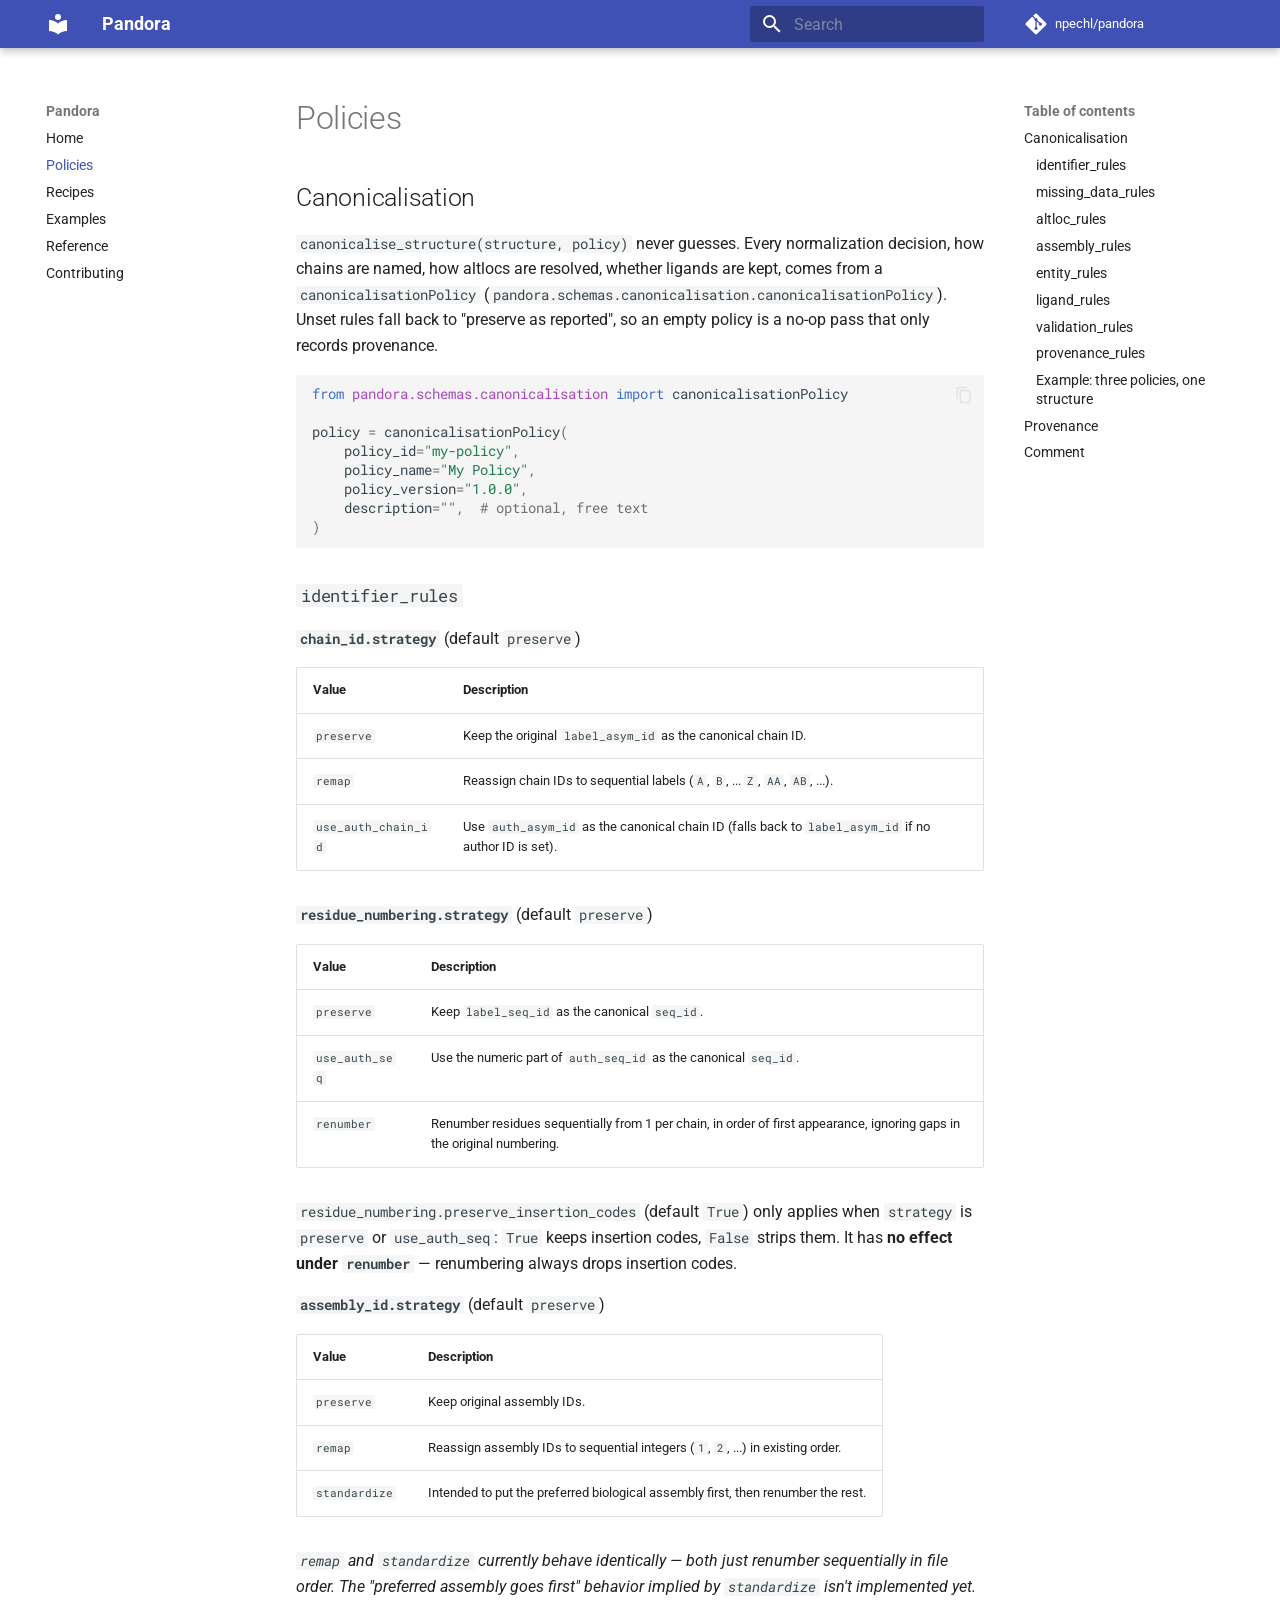
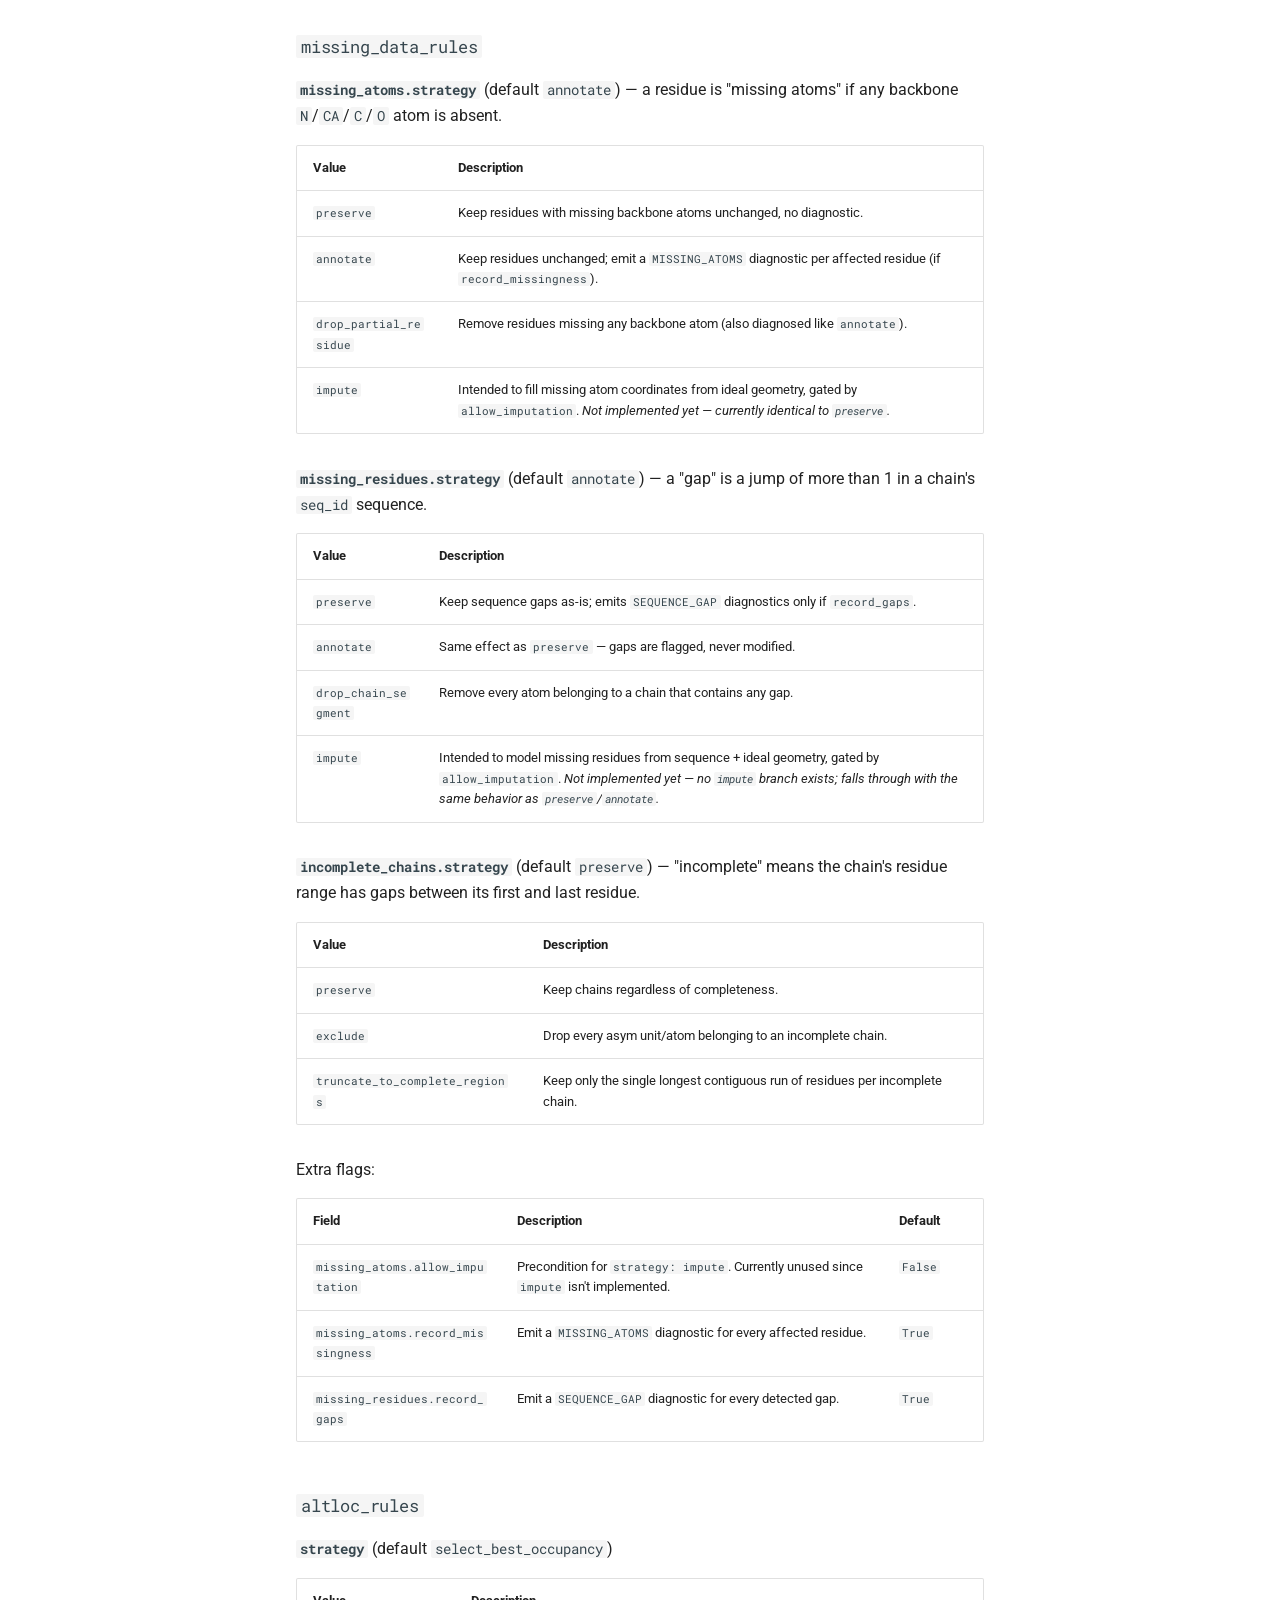
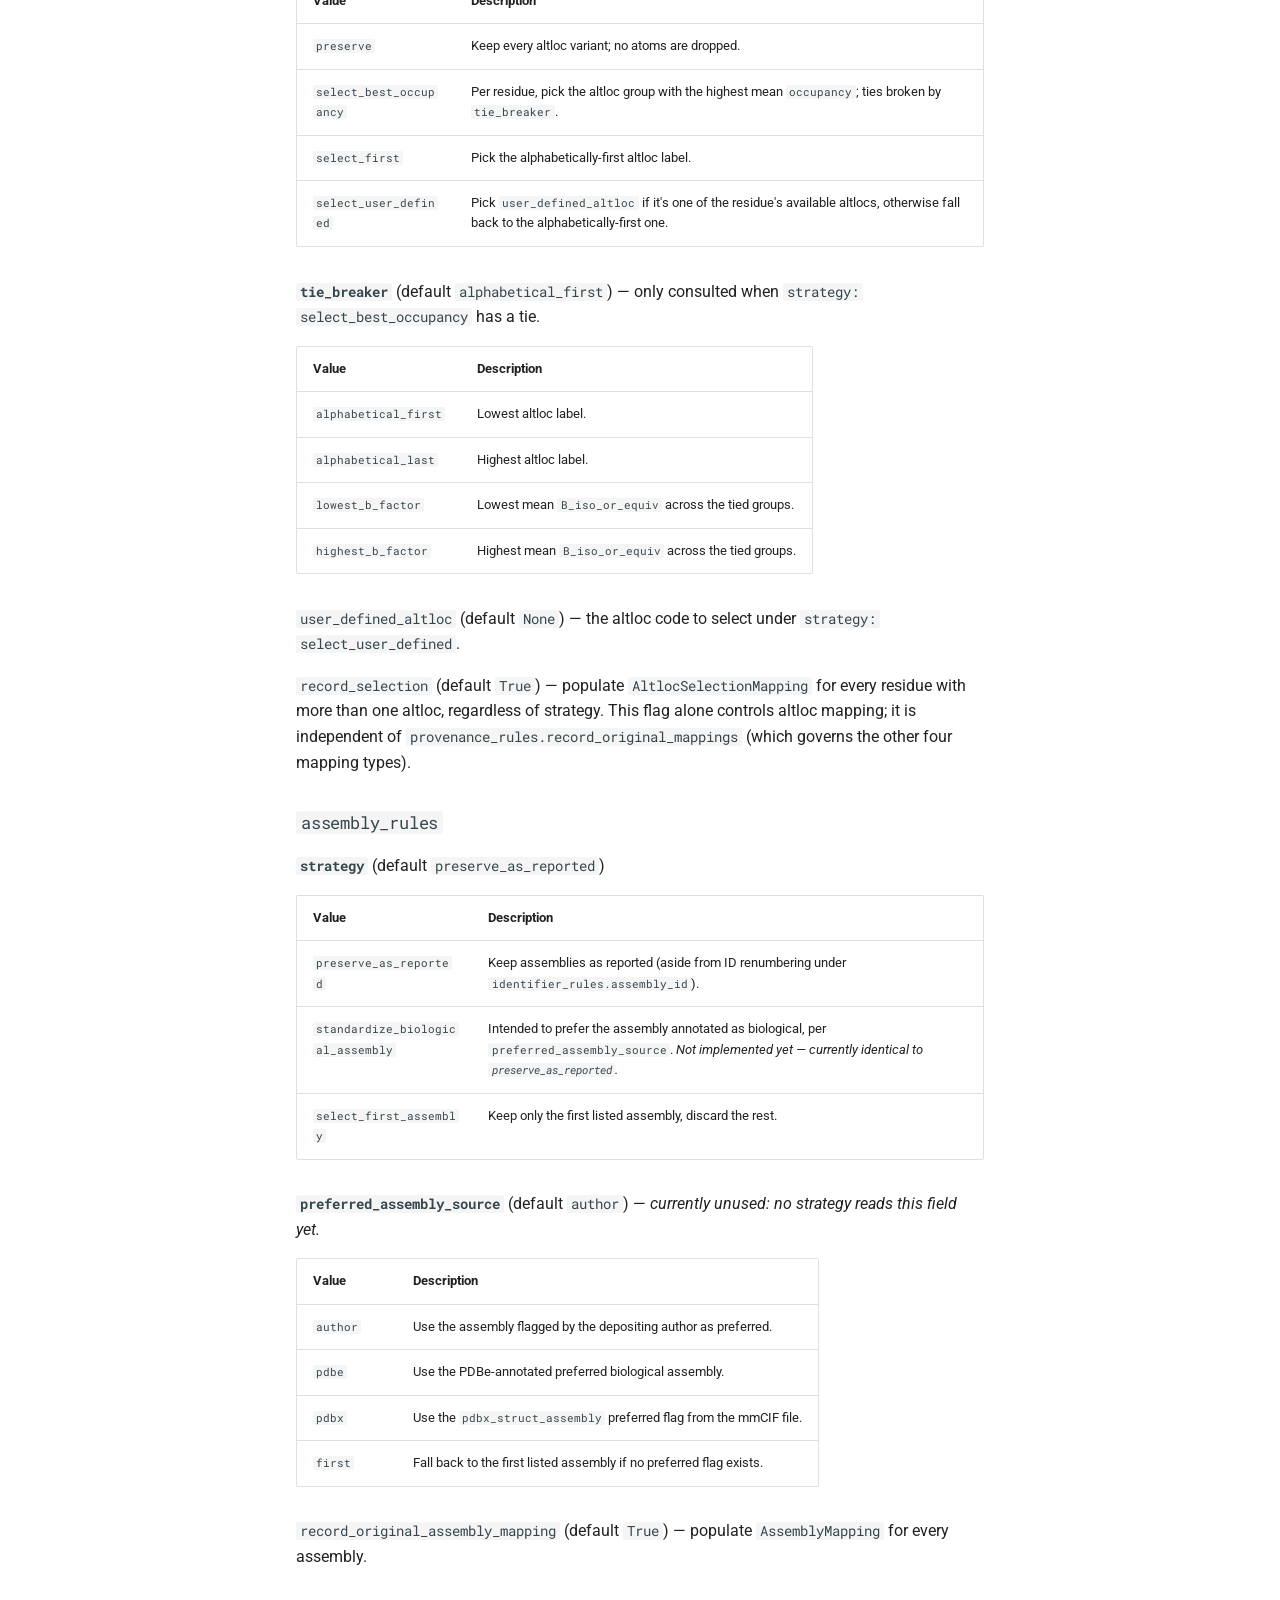
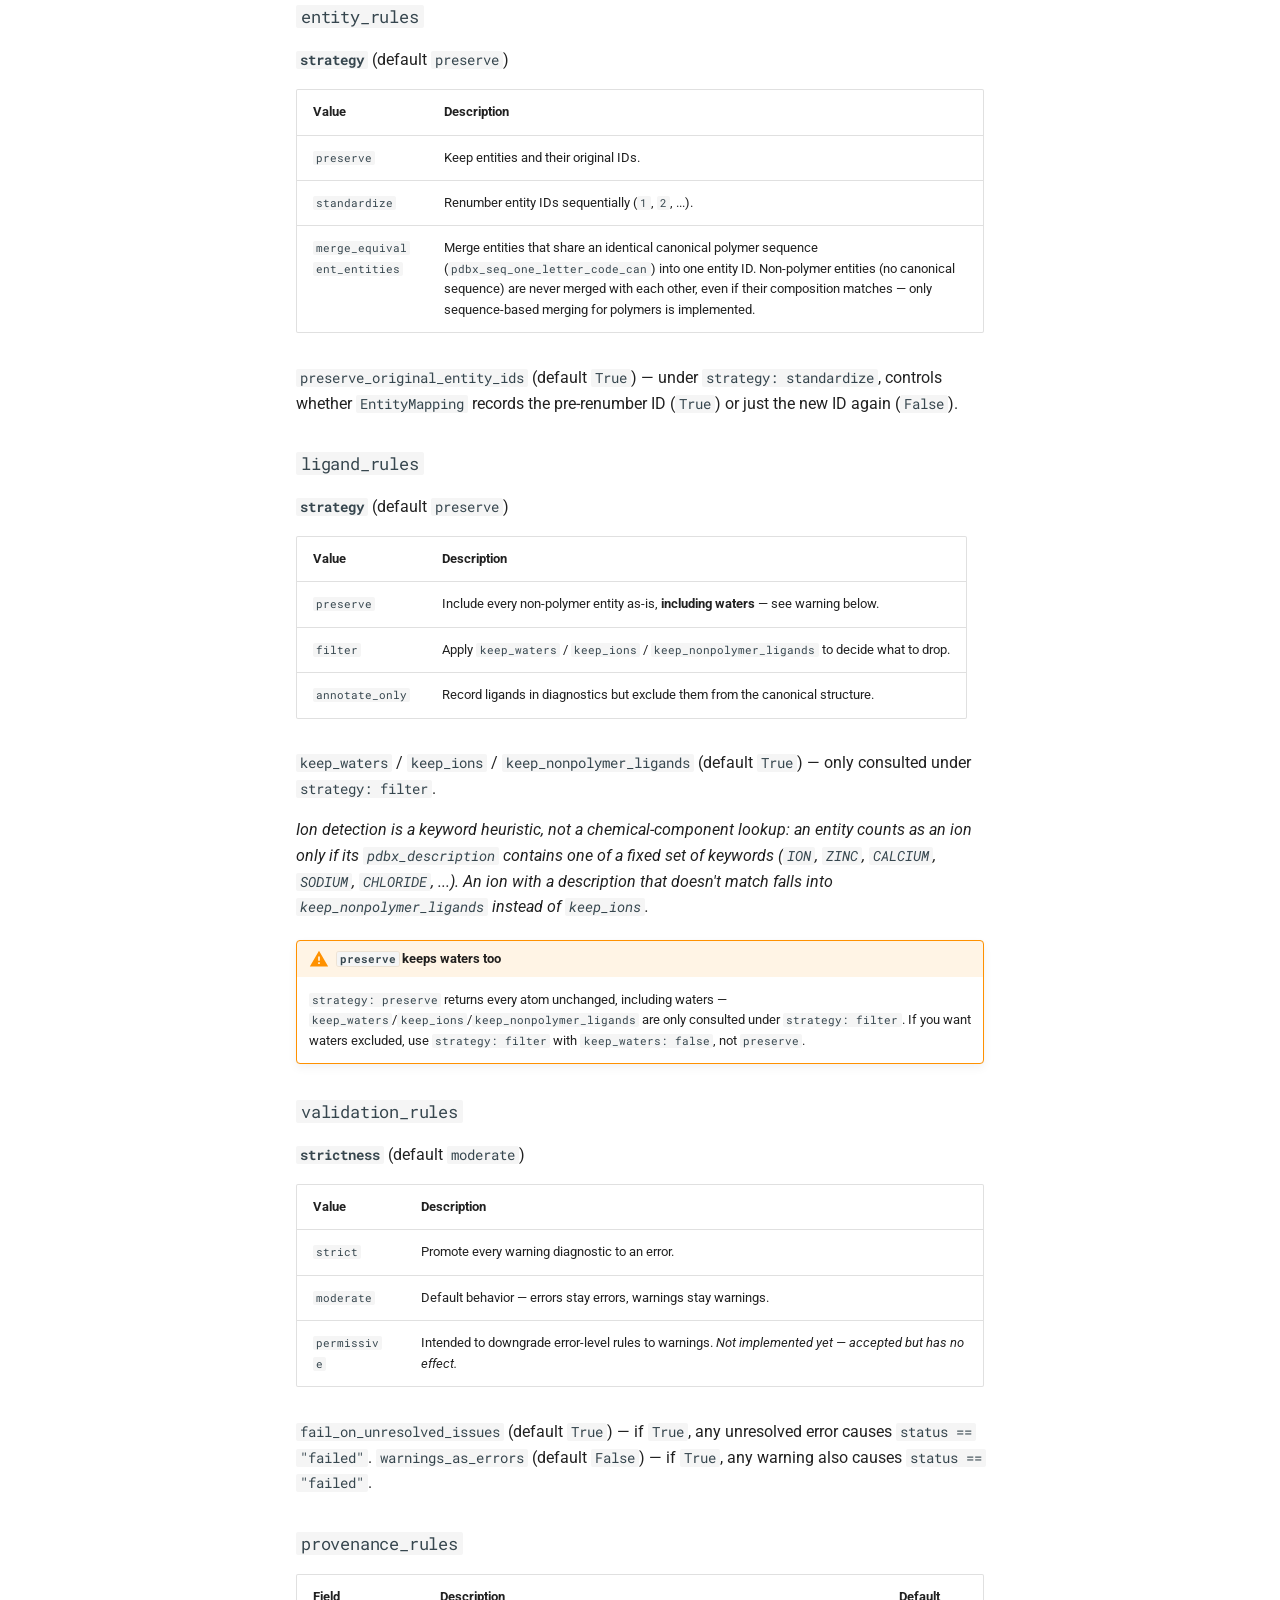
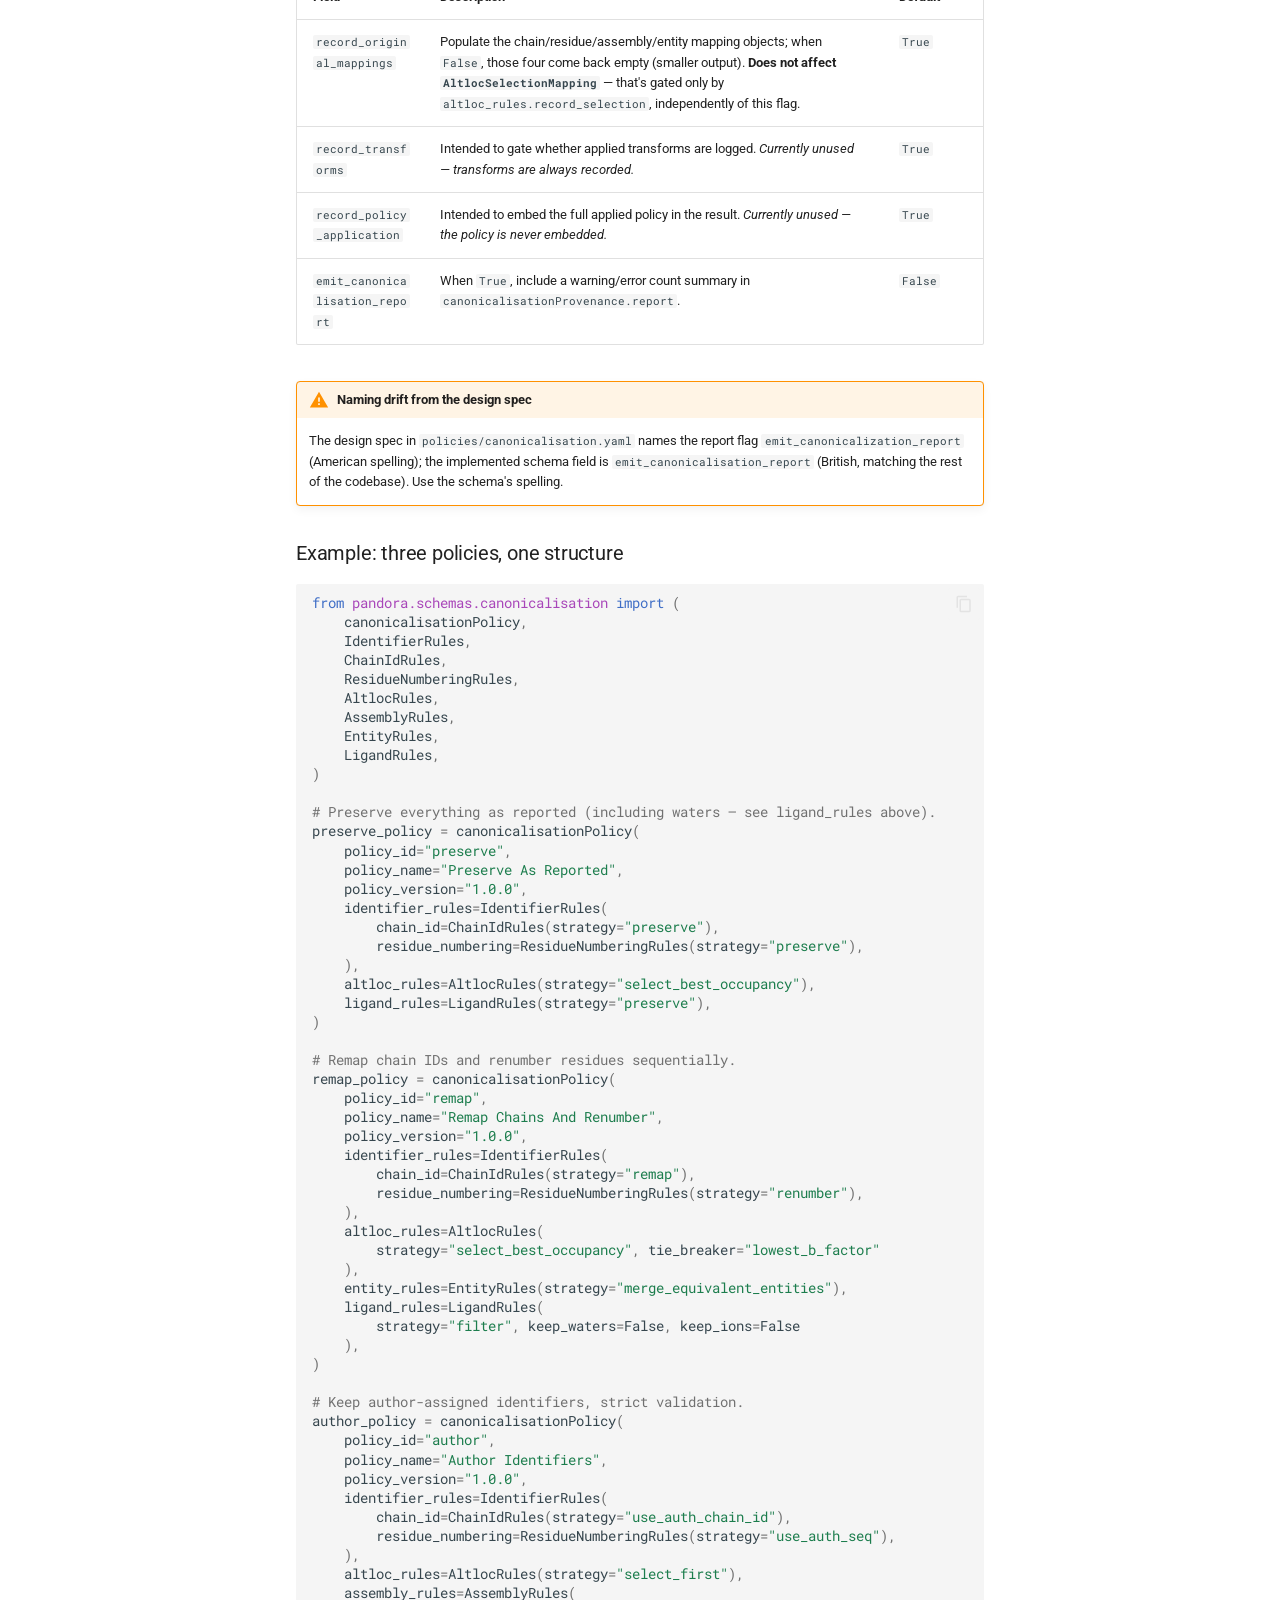
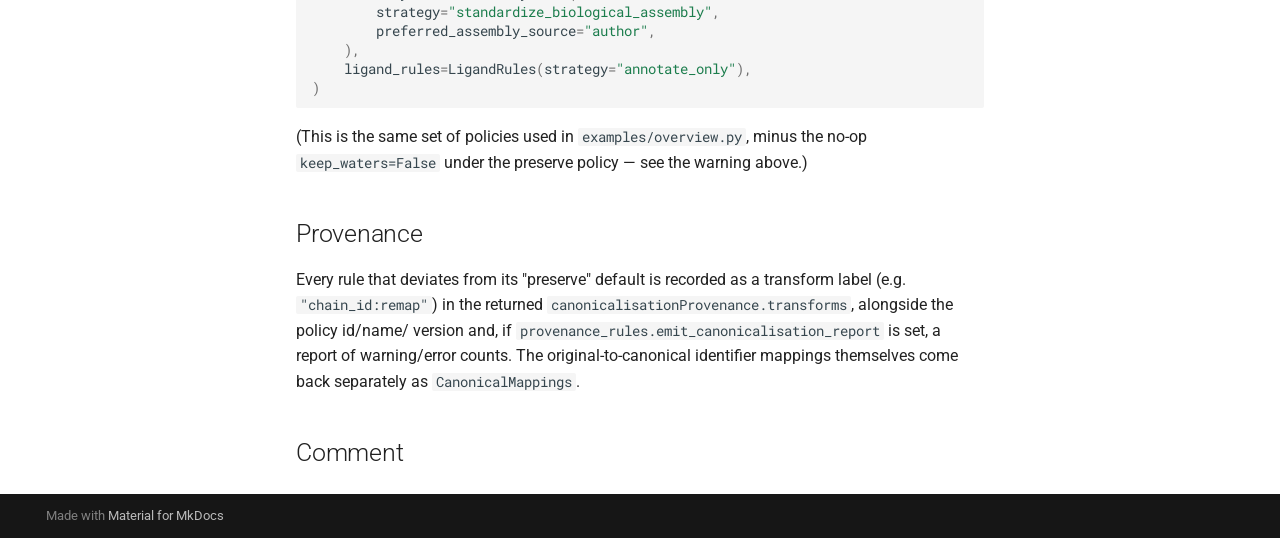
<file: policies/index.html>
<!doctype html>
<html lang="en" class="no-js">
  <head>
    
      <meta charset="utf-8">
      <meta name="viewport" content="width=device-width,initial-scale=1">
      
      
      
      
        <link rel="prev" href="..">
      
      
        <link rel="next" href="../recipes/">
      
      
        
      
      
      <link rel="icon" href="../assets/images/favicon.png">
      <meta name="generator" content="mkdocs-1.6.1, mkdocs-material-9.7.6">
    
    
      
        <title>Policies - Pandora</title>
      
    
    
      <link rel="stylesheet" href="../assets/stylesheets/main.484c7ddc.min.css">
      
      


    
    
      
    
    
      
        
        
        <link rel="preconnect" href="https://fonts.gstatic.com" crossorigin>
        <link rel="stylesheet" href="https://fonts.googleapis.com/css?family=Roboto:300,300i,400,400i,700,700i%7CRoboto+Mono:400,400i,700,700i&display=fallback">
        <style>:root{--md-text-font:"Roboto";--md-code-font:"Roboto Mono"}</style>
      
    
    
      <link rel="stylesheet" href="../assets/_mkdocstrings.css">
    
    <script>__md_scope=new URL("..",location),__md_hash=e=>[...e].reduce(((e,_)=>(e<<5)-e+_.charCodeAt(0)),0),__md_get=(e,_=localStorage,t=__md_scope)=>JSON.parse(_.getItem(t.pathname+"."+e)),__md_set=(e,_,t=localStorage,a=__md_scope)=>{try{t.setItem(a.pathname+"."+e,JSON.stringify(_))}catch(e){}}</script>
    
      

    
    
  </head>
  
  
    <body dir="ltr">
  
    
    <input class="md-toggle" data-md-toggle="drawer" type="checkbox" id="__drawer" autocomplete="off">
    <input class="md-toggle" data-md-toggle="search" type="checkbox" id="__search" autocomplete="off">
    <label class="md-overlay" for="__drawer"></label>
    <div data-md-component="skip">
      
        
        <a href="#policies" class="md-skip">
          Skip to content
        </a>
      
    </div>
    <div data-md-component="announce">
      
    </div>
    
    
      

  

<header class="md-header md-header--shadow" data-md-component="header">
  <nav class="md-header__inner md-grid" aria-label="Header">
    <a href=".." title="Pandora" class="md-header__button md-logo" aria-label="Pandora" data-md-component="logo">
      
  
  <svg xmlns="http://www.w3.org/2000/svg" viewBox="0 0 24 24"><path d="M12 8a3 3 0 0 0 3-3 3 3 0 0 0-3-3 3 3 0 0 0-3 3 3 3 0 0 0 3 3m0 3.54C9.64 9.35 6.5 8 3 8v11c3.5 0 6.64 1.35 9 3.54 2.36-2.19 5.5-3.54 9-3.54V8c-3.5 0-6.64 1.35-9 3.54"/></svg>

    </a>
    <label class="md-header__button md-icon" for="__drawer">
      
      <svg xmlns="http://www.w3.org/2000/svg" viewBox="0 0 24 24"><path d="M3 6h18v2H3zm0 5h18v2H3zm0 5h18v2H3z"/></svg>
    </label>
    <div class="md-header__title" data-md-component="header-title">
      <div class="md-header__ellipsis">
        <div class="md-header__topic">
          <span class="md-ellipsis">
            Pandora
          </span>
        </div>
        <div class="md-header__topic" data-md-component="header-topic">
          <span class="md-ellipsis">
            
              Policies
            
          </span>
        </div>
      </div>
    </div>
    
    
      <script>var palette=__md_get("__palette");if(palette&&palette.color){if("(prefers-color-scheme)"===palette.color.media){var media=matchMedia("(prefers-color-scheme: light)"),input=document.querySelector(media.matches?"[data-md-color-media='(prefers-color-scheme: light)']":"[data-md-color-media='(prefers-color-scheme: dark)']");palette.color.media=input.getAttribute("data-md-color-media"),palette.color.scheme=input.getAttribute("data-md-color-scheme"),palette.color.primary=input.getAttribute("data-md-color-primary"),palette.color.accent=input.getAttribute("data-md-color-accent")}for(var[key,value]of Object.entries(palette.color))document.body.setAttribute("data-md-color-"+key,value)}</script>
    
    
    
      
      
        <label class="md-header__button md-icon" for="__search">
          
          <svg xmlns="http://www.w3.org/2000/svg" viewBox="0 0 24 24"><path d="M9.5 3A6.5 6.5 0 0 1 16 9.5c0 1.61-.59 3.09-1.56 4.23l.27.27h.79l5 5-1.5 1.5-5-5v-.79l-.27-.27A6.52 6.52 0 0 1 9.5 16 6.5 6.5 0 0 1 3 9.5 6.5 6.5 0 0 1 9.5 3m0 2C7 5 5 7 5 9.5S7 14 9.5 14 14 12 14 9.5 12 5 9.5 5"/></svg>
        </label>
        <div class="md-search" data-md-component="search" role="dialog">
  <label class="md-search__overlay" for="__search"></label>
  <div class="md-search__inner" role="search">
    <form class="md-search__form" name="search">
      <input type="text" class="md-search__input" name="query" aria-label="Search" placeholder="Search" autocapitalize="off" autocorrect="off" autocomplete="off" spellcheck="false" data-md-component="search-query" required>
      <label class="md-search__icon md-icon" for="__search">
        
        <svg xmlns="http://www.w3.org/2000/svg" viewBox="0 0 24 24"><path d="M9.5 3A6.5 6.5 0 0 1 16 9.5c0 1.61-.59 3.09-1.56 4.23l.27.27h.79l5 5-1.5 1.5-5-5v-.79l-.27-.27A6.52 6.52 0 0 1 9.5 16 6.5 6.5 0 0 1 3 9.5 6.5 6.5 0 0 1 9.5 3m0 2C7 5 5 7 5 9.5S7 14 9.5 14 14 12 14 9.5 12 5 9.5 5"/></svg>
        
        <svg xmlns="http://www.w3.org/2000/svg" viewBox="0 0 24 24"><path d="M20 11v2H8l5.5 5.5-1.42 1.42L4.16 12l7.92-7.92L13.5 5.5 8 11z"/></svg>
      </label>
      <nav class="md-search__options" aria-label="Search">
        
        <button type="reset" class="md-search__icon md-icon" title="Clear" aria-label="Clear" tabindex="-1">
          
          <svg xmlns="http://www.w3.org/2000/svg" viewBox="0 0 24 24"><path d="M19 6.41 17.59 5 12 10.59 6.41 5 5 6.41 10.59 12 5 17.59 6.41 19 12 13.41 17.59 19 19 17.59 13.41 12z"/></svg>
        </button>
      </nav>
      
    </form>
    <div class="md-search__output">
      <div class="md-search__scrollwrap" tabindex="0" data-md-scrollfix>
        <div class="md-search-result" data-md-component="search-result">
          <div class="md-search-result__meta">
            Initializing search
          </div>
          <ol class="md-search-result__list" role="presentation"></ol>
        </div>
      </div>
    </div>
  </div>
</div>
      
    
    
      <div class="md-header__source">
        <a href="https://github.com/npechl/pandora" title="Go to repository" class="md-source" data-md-component="source">
  <div class="md-source__icon md-icon">
    
    <svg xmlns="http://www.w3.org/2000/svg" viewBox="0 0 448 512"><!--! Font Awesome Free 7.1.0 by @fontawesome - https://fontawesome.com License - https://fontawesome.com/license/free (Icons: CC BY 4.0, Fonts: SIL OFL 1.1, Code: MIT License) Copyright 2025 Fonticons, Inc.--><path d="M439.6 236.1 244 40.5c-5.4-5.5-12.8-8.5-20.4-8.5s-15 3-20.4 8.4L162.5 81l51.5 51.5c27.1-9.1 52.7 16.8 43.4 43.7l49.7 49.7c34.2-11.8 61.2 31 35.5 56.7-26.5 26.5-70.2-2.9-56-37.3L240.3 199v121.9c25.3 12.5 22.3 41.8 9.1 55-6.4 6.4-15.2 10.1-24.3 10.1s-17.8-3.6-24.3-10.1c-17.6-17.6-11.1-46.9 11.2-56v-123c-20.8-8.5-24.6-30.7-18.6-45L142.6 101 8.5 235.1C3 240.6 0 247.9 0 255.5s3 15 8.5 20.4l195.6 195.7c5.4 5.4 12.7 8.4 20.4 8.4s15-3 20.4-8.4l194.7-194.7c5.4-5.4 8.4-12.8 8.4-20.4s-3-15-8.4-20.4"/></svg>
  </div>
  <div class="md-source__repository">
    npechl/pandora
  </div>
</a>
      </div>
    
  </nav>
  
</header>
    
    <div class="md-container" data-md-component="container">
      
      
        
          
        
      
      <main class="md-main" data-md-component="main">
        <div class="md-main__inner md-grid">
          
            
              
              <div class="md-sidebar md-sidebar--primary" data-md-component="sidebar" data-md-type="navigation" >
                <div class="md-sidebar__scrollwrap">
                  <div class="md-sidebar__inner">
                    



<nav class="md-nav md-nav--primary" aria-label="Navigation" data-md-level="0">
  <label class="md-nav__title" for="__drawer">
    <a href=".." title="Pandora" class="md-nav__button md-logo" aria-label="Pandora" data-md-component="logo">
      
  
  <svg xmlns="http://www.w3.org/2000/svg" viewBox="0 0 24 24"><path d="M12 8a3 3 0 0 0 3-3 3 3 0 0 0-3-3 3 3 0 0 0-3 3 3 3 0 0 0 3 3m0 3.54C9.64 9.35 6.5 8 3 8v11c3.5 0 6.64 1.35 9 3.54 2.36-2.19 5.5-3.54 9-3.54V8c-3.5 0-6.64 1.35-9 3.54"/></svg>

    </a>
    Pandora
  </label>
  
    <div class="md-nav__source">
      <a href="https://github.com/npechl/pandora" title="Go to repository" class="md-source" data-md-component="source">
  <div class="md-source__icon md-icon">
    
    <svg xmlns="http://www.w3.org/2000/svg" viewBox="0 0 448 512"><!--! Font Awesome Free 7.1.0 by @fontawesome - https://fontawesome.com License - https://fontawesome.com/license/free (Icons: CC BY 4.0, Fonts: SIL OFL 1.1, Code: MIT License) Copyright 2025 Fonticons, Inc.--><path d="M439.6 236.1 244 40.5c-5.4-5.5-12.8-8.5-20.4-8.5s-15 3-20.4 8.4L162.5 81l51.5 51.5c27.1-9.1 52.7 16.8 43.4 43.7l49.7 49.7c34.2-11.8 61.2 31 35.5 56.7-26.5 26.5-70.2-2.9-56-37.3L240.3 199v121.9c25.3 12.5 22.3 41.8 9.1 55-6.4 6.4-15.2 10.1-24.3 10.1s-17.8-3.6-24.3-10.1c-17.6-17.6-11.1-46.9 11.2-56v-123c-20.8-8.5-24.6-30.7-18.6-45L142.6 101 8.5 235.1C3 240.6 0 247.9 0 255.5s3 15 8.5 20.4l195.6 195.7c5.4 5.4 12.7 8.4 20.4 8.4s15-3 20.4-8.4l194.7-194.7c5.4-5.4 8.4-12.8 8.4-20.4s-3-15-8.4-20.4"/></svg>
  </div>
  <div class="md-source__repository">
    npechl/pandora
  </div>
</a>
    </div>
  
  <ul class="md-nav__list" data-md-scrollfix>
    
      
      
  
  
  
  
    <li class="md-nav__item">
      <a href=".." class="md-nav__link">
        
  
  
  <span class="md-ellipsis">
    
  
    Home
  

    
  </span>
  
  

      </a>
    </li>
  

    
      
      
  
  
    
  
  
  
    <li class="md-nav__item md-nav__item--active">
      
      <input class="md-nav__toggle md-toggle" type="checkbox" id="__toc">
      
      
        
      
      
        <label class="md-nav__link md-nav__link--active" for="__toc">
          
  
  
  <span class="md-ellipsis">
    
  
    Policies
  

    
  </span>
  
  

          <span class="md-nav__icon md-icon"></span>
        </label>
      
      <a href="./" class="md-nav__link md-nav__link--active">
        
  
  
  <span class="md-ellipsis">
    
  
    Policies
  

    
  </span>
  
  

      </a>
      
        

<nav class="md-nav md-nav--secondary" aria-label="Table of contents">
  
  
  
    
  
  
    <label class="md-nav__title" for="__toc">
      <span class="md-nav__icon md-icon"></span>
      Table of contents
    </label>
    <ul class="md-nav__list" data-md-component="toc" data-md-scrollfix>
      
        <li class="md-nav__item">
  <a href="#canonicalisation" class="md-nav__link">
    <span class="md-ellipsis">
      
        Canonicalisation
      
    </span>
  </a>
  
    <nav class="md-nav" aria-label="Canonicalisation">
      <ul class="md-nav__list">
        
          <li class="md-nav__item">
  <a href="#identifier_rules" class="md-nav__link">
    <span class="md-ellipsis">
      
        identifier_rules
      
    </span>
  </a>
  
</li>
        
          <li class="md-nav__item">
  <a href="#missing_data_rules" class="md-nav__link">
    <span class="md-ellipsis">
      
        missing_data_rules
      
    </span>
  </a>
  
</li>
        
          <li class="md-nav__item">
  <a href="#altloc_rules" class="md-nav__link">
    <span class="md-ellipsis">
      
        altloc_rules
      
    </span>
  </a>
  
</li>
        
          <li class="md-nav__item">
  <a href="#assembly_rules" class="md-nav__link">
    <span class="md-ellipsis">
      
        assembly_rules
      
    </span>
  </a>
  
</li>
        
          <li class="md-nav__item">
  <a href="#entity_rules" class="md-nav__link">
    <span class="md-ellipsis">
      
        entity_rules
      
    </span>
  </a>
  
</li>
        
          <li class="md-nav__item">
  <a href="#ligand_rules" class="md-nav__link">
    <span class="md-ellipsis">
      
        ligand_rules
      
    </span>
  </a>
  
</li>
        
          <li class="md-nav__item">
  <a href="#validation_rules" class="md-nav__link">
    <span class="md-ellipsis">
      
        validation_rules
      
    </span>
  </a>
  
</li>
        
          <li class="md-nav__item">
  <a href="#provenance_rules" class="md-nav__link">
    <span class="md-ellipsis">
      
        provenance_rules
      
    </span>
  </a>
  
</li>
        
          <li class="md-nav__item">
  <a href="#example-three-policies-one-structure" class="md-nav__link">
    <span class="md-ellipsis">
      
        Example: three policies, one structure
      
    </span>
  </a>
  
</li>
        
      </ul>
    </nav>
  
</li>
      
        <li class="md-nav__item">
  <a href="#provenance" class="md-nav__link">
    <span class="md-ellipsis">
      
        Provenance
      
    </span>
  </a>
  
</li>
      
        <li class="md-nav__item">
  <a href="#comment" class="md-nav__link">
    <span class="md-ellipsis">
      
        Comment
      
    </span>
  </a>
  
</li>
      
    </ul>
  
</nav>
      
    </li>
  

    
      
      
  
  
  
  
    <li class="md-nav__item">
      <a href="../recipes/" class="md-nav__link">
        
  
  
  <span class="md-ellipsis">
    
  
    Recipes
  

    
  </span>
  
  

      </a>
    </li>
  

    
      
      
  
  
  
  
    <li class="md-nav__item">
      <a href="../examples/" class="md-nav__link">
        
  
  
  <span class="md-ellipsis">
    
  
    Examples
  

    
  </span>
  
  

      </a>
    </li>
  

    
      
      
  
  
  
  
    <li class="md-nav__item">
      <a href="../reference/" class="md-nav__link">
        
  
  
  <span class="md-ellipsis">
    
  
    Reference
  

    
  </span>
  
  

      </a>
    </li>
  

    
      
      
  
  
  
  
    <li class="md-nav__item">
      <a href="../contribute/" class="md-nav__link">
        
  
  
  <span class="md-ellipsis">
    
  
    Contributing
  

    
  </span>
  
  

      </a>
    </li>
  

    
  </ul>
</nav>
                  </div>
                </div>
              </div>
            
            
              
              <div class="md-sidebar md-sidebar--secondary" data-md-component="sidebar" data-md-type="toc" >
                <div class="md-sidebar__scrollwrap">
                  <div class="md-sidebar__inner">
                    

<nav class="md-nav md-nav--secondary" aria-label="Table of contents">
  
  
  
    
  
  
    <label class="md-nav__title" for="__toc">
      <span class="md-nav__icon md-icon"></span>
      Table of contents
    </label>
    <ul class="md-nav__list" data-md-component="toc" data-md-scrollfix>
      
        <li class="md-nav__item">
  <a href="#canonicalisation" class="md-nav__link">
    <span class="md-ellipsis">
      
        Canonicalisation
      
    </span>
  </a>
  
    <nav class="md-nav" aria-label="Canonicalisation">
      <ul class="md-nav__list">
        
          <li class="md-nav__item">
  <a href="#identifier_rules" class="md-nav__link">
    <span class="md-ellipsis">
      
        identifier_rules
      
    </span>
  </a>
  
</li>
        
          <li class="md-nav__item">
  <a href="#missing_data_rules" class="md-nav__link">
    <span class="md-ellipsis">
      
        missing_data_rules
      
    </span>
  </a>
  
</li>
        
          <li class="md-nav__item">
  <a href="#altloc_rules" class="md-nav__link">
    <span class="md-ellipsis">
      
        altloc_rules
      
    </span>
  </a>
  
</li>
        
          <li class="md-nav__item">
  <a href="#assembly_rules" class="md-nav__link">
    <span class="md-ellipsis">
      
        assembly_rules
      
    </span>
  </a>
  
</li>
        
          <li class="md-nav__item">
  <a href="#entity_rules" class="md-nav__link">
    <span class="md-ellipsis">
      
        entity_rules
      
    </span>
  </a>
  
</li>
        
          <li class="md-nav__item">
  <a href="#ligand_rules" class="md-nav__link">
    <span class="md-ellipsis">
      
        ligand_rules
      
    </span>
  </a>
  
</li>
        
          <li class="md-nav__item">
  <a href="#validation_rules" class="md-nav__link">
    <span class="md-ellipsis">
      
        validation_rules
      
    </span>
  </a>
  
</li>
        
          <li class="md-nav__item">
  <a href="#provenance_rules" class="md-nav__link">
    <span class="md-ellipsis">
      
        provenance_rules
      
    </span>
  </a>
  
</li>
        
          <li class="md-nav__item">
  <a href="#example-three-policies-one-structure" class="md-nav__link">
    <span class="md-ellipsis">
      
        Example: three policies, one structure
      
    </span>
  </a>
  
</li>
        
      </ul>
    </nav>
  
</li>
      
        <li class="md-nav__item">
  <a href="#provenance" class="md-nav__link">
    <span class="md-ellipsis">
      
        Provenance
      
    </span>
  </a>
  
</li>
      
        <li class="md-nav__item">
  <a href="#comment" class="md-nav__link">
    <span class="md-ellipsis">
      
        Comment
      
    </span>
  </a>
  
</li>
      
    </ul>
  
</nav>
                  </div>
                </div>
              </div>
            
          
          
            <div class="md-content" data-md-component="content">
              
              <article class="md-content__inner md-typeset">
                
                  


  
  


<h1 id="policies">Policies</h1>
<h2 id="canonicalisation">Canonicalisation</h2>
<p><code>canonicalise_structure(structure, policy)</code> never guesses. Every normalization decision, how chains are named, how altlocs are resolved, whether ligands are kept, comes from a <code>canonicalisationPolicy</code> (<code>pandora.schemas.canonicalisation.canonicalisationPolicy</code>). Unset rules fall back to "preserve as reported", so an empty policy is a no-op pass that only records provenance.</p>
<div class="highlight"><pre><span></span><code><span class="kn">from</span><span class="w"> </span><span class="nn">pandora.schemas.canonicalisation</span><span class="w"> </span><span class="kn">import</span> <span class="n">canonicalisationPolicy</span>

<span class="n">policy</span> <span class="o">=</span> <span class="n">canonicalisationPolicy</span><span class="p">(</span>
    <span class="n">policy_id</span><span class="o">=</span><span class="s2">&quot;my-policy&quot;</span><span class="p">,</span>
    <span class="n">policy_name</span><span class="o">=</span><span class="s2">&quot;My Policy&quot;</span><span class="p">,</span>
    <span class="n">policy_version</span><span class="o">=</span><span class="s2">&quot;1.0.0&quot;</span><span class="p">,</span>
    <span class="n">description</span><span class="o">=</span><span class="s2">&quot;&quot;</span><span class="p">,</span>  <span class="c1"># optional, free text</span>
<span class="p">)</span>
</code></pre></div>
<h3 id="identifier_rules"><code>identifier_rules</code></h3>
<p><strong><code>chain_id.strategy</code></strong> (default <code>preserve</code>)</p>
<table>
<thead>
<tr>
<th>Value</th>
<th>Description</th>
</tr>
</thead>
<tbody>
<tr>
<td><code>preserve</code></td>
<td>Keep the original <code>label_asym_id</code> as the canonical chain ID.</td>
</tr>
<tr>
<td><code>remap</code></td>
<td>Reassign chain IDs to sequential labels (<code>A</code>, <code>B</code>, ... <code>Z</code>, <code>AA</code>, <code>AB</code>, ...).</td>
</tr>
<tr>
<td><code>use_auth_chain_id</code></td>
<td>Use <code>auth_asym_id</code> as the canonical chain ID (falls back to <code>label_asym_id</code> if no author ID is set).</td>
</tr>
</tbody>
</table>
<p><strong><code>residue_numbering.strategy</code></strong> (default <code>preserve</code>)</p>
<table>
<thead>
<tr>
<th>Value</th>
<th>Description</th>
</tr>
</thead>
<tbody>
<tr>
<td><code>preserve</code></td>
<td>Keep <code>label_seq_id</code> as the canonical <code>seq_id</code>.</td>
</tr>
<tr>
<td><code>use_auth_seq</code></td>
<td>Use the numeric part of <code>auth_seq_id</code> as the canonical <code>seq_id</code>.</td>
</tr>
<tr>
<td><code>renumber</code></td>
<td>Renumber residues sequentially from 1 per chain, in order of first appearance, ignoring gaps in the original numbering.</td>
</tr>
</tbody>
</table>
<p><code>residue_numbering.preserve_insertion_codes</code> (default <code>True</code>) only applies
when <code>strategy</code> is <code>preserve</code> or <code>use_auth_seq</code>: <code>True</code> keeps insertion
codes, <code>False</code> strips them. It has <strong>no effect under <code>renumber</code></strong> —
renumbering always drops insertion codes.</p>
<p><strong><code>assembly_id.strategy</code></strong> (default <code>preserve</code>)</p>
<table>
<thead>
<tr>
<th>Value</th>
<th>Description</th>
</tr>
</thead>
<tbody>
<tr>
<td><code>preserve</code></td>
<td>Keep original assembly IDs.</td>
</tr>
<tr>
<td><code>remap</code></td>
<td>Reassign assembly IDs to sequential integers (<code>1</code>, <code>2</code>, ...) in existing order.</td>
</tr>
<tr>
<td><code>standardize</code></td>
<td>Intended to put the preferred biological assembly first, then renumber the rest.</td>
</tr>
</tbody>
</table>
<p><em><code>remap</code> and <code>standardize</code> currently behave identically — both just renumber sequentially in file order. The "preferred assembly goes first" behavior implied by <code>standardize</code> isn't implemented yet.</em></p>
<h3 id="missing_data_rules"><code>missing_data_rules</code></h3>
<p><strong><code>missing_atoms.strategy</code></strong> (default <code>annotate</code>) — a residue is "missing atoms" if any backbone <code>N</code>/<code>CA</code>/<code>C</code>/<code>O</code> atom is absent.</p>
<table>
<thead>
<tr>
<th>Value</th>
<th>Description</th>
</tr>
</thead>
<tbody>
<tr>
<td><code>preserve</code></td>
<td>Keep residues with missing backbone atoms unchanged, no diagnostic.</td>
</tr>
<tr>
<td><code>annotate</code></td>
<td>Keep residues unchanged; emit a <code>MISSING_ATOMS</code> diagnostic per affected residue (if <code>record_missingness</code>).</td>
</tr>
<tr>
<td><code>drop_partial_residue</code></td>
<td>Remove residues missing any backbone atom (also diagnosed like <code>annotate</code>).</td>
</tr>
<tr>
<td><code>impute</code></td>
<td>Intended to fill missing atom coordinates from ideal geometry, gated by <code>allow_imputation</code>. <em>Not implemented yet — currently identical to <code>preserve</code>.</em></td>
</tr>
</tbody>
</table>
<p><strong><code>missing_residues.strategy</code></strong> (default <code>annotate</code>) — a "gap" is a jump of more than 1 in a chain's <code>seq_id</code> sequence.</p>
<table>
<thead>
<tr>
<th>Value</th>
<th>Description</th>
</tr>
</thead>
<tbody>
<tr>
<td><code>preserve</code></td>
<td>Keep sequence gaps as-is; emits <code>SEQUENCE_GAP</code> diagnostics only if <code>record_gaps</code>.</td>
</tr>
<tr>
<td><code>annotate</code></td>
<td>Same effect as <code>preserve</code> — gaps are flagged, never modified.</td>
</tr>
<tr>
<td><code>drop_chain_segment</code></td>
<td>Remove every atom belonging to a chain that contains any gap.</td>
</tr>
<tr>
<td><code>impute</code></td>
<td>Intended to model missing residues from sequence + ideal geometry, gated by <code>allow_imputation</code>. <em>Not implemented yet — no <code>impute</code> branch exists; falls through with the same behavior as <code>preserve</code>/<code>annotate</code>.</em></td>
</tr>
</tbody>
</table>
<p><strong><code>incomplete_chains.strategy</code></strong> (default <code>preserve</code>) — "incomplete" means the chain's residue range has gaps between its first and last residue.</p>
<table>
<thead>
<tr>
<th>Value</th>
<th>Description</th>
</tr>
</thead>
<tbody>
<tr>
<td><code>preserve</code></td>
<td>Keep chains regardless of completeness.</td>
</tr>
<tr>
<td><code>exclude</code></td>
<td>Drop every asym unit/atom belonging to an incomplete chain.</td>
</tr>
<tr>
<td><code>truncate_to_complete_regions</code></td>
<td>Keep only the single longest contiguous run of residues per incomplete chain.</td>
</tr>
</tbody>
</table>
<p>Extra flags:</p>
<table>
<thead>
<tr>
<th>Field</th>
<th>Description</th>
<th>Default</th>
</tr>
</thead>
<tbody>
<tr>
<td><code>missing_atoms.allow_imputation</code></td>
<td>Precondition for <code>strategy: impute</code>. Currently unused since <code>impute</code> isn't implemented.</td>
<td><code>False</code></td>
</tr>
<tr>
<td><code>missing_atoms.record_missingness</code></td>
<td>Emit a <code>MISSING_ATOMS</code> diagnostic for every affected residue.</td>
<td><code>True</code></td>
</tr>
<tr>
<td><code>missing_residues.record_gaps</code></td>
<td>Emit a <code>SEQUENCE_GAP</code> diagnostic for every detected gap.</td>
<td><code>True</code></td>
</tr>
</tbody>
</table>
<h3 id="altloc_rules"><code>altloc_rules</code></h3>
<p><strong><code>strategy</code></strong> (default <code>select_best_occupancy</code>)</p>
<table>
<thead>
<tr>
<th>Value</th>
<th>Description</th>
</tr>
</thead>
<tbody>
<tr>
<td><code>preserve</code></td>
<td>Keep every altloc variant; no atoms are dropped.</td>
</tr>
<tr>
<td><code>select_best_occupancy</code></td>
<td>Per residue, pick the altloc group with the highest mean <code>occupancy</code>; ties broken by <code>tie_breaker</code>.</td>
</tr>
<tr>
<td><code>select_first</code></td>
<td>Pick the alphabetically-first altloc label.</td>
</tr>
<tr>
<td><code>select_user_defined</code></td>
<td>Pick <code>user_defined_altloc</code> if it's one of the residue's available altlocs, otherwise fall back to the alphabetically-first one.</td>
</tr>
</tbody>
</table>
<p><strong><code>tie_breaker</code></strong> (default <code>alphabetical_first</code>) — only consulted when <code>strategy: select_best_occupancy</code> has a tie.</p>
<table>
<thead>
<tr>
<th>Value</th>
<th>Description</th>
</tr>
</thead>
<tbody>
<tr>
<td><code>alphabetical_first</code></td>
<td>Lowest altloc label.</td>
</tr>
<tr>
<td><code>alphabetical_last</code></td>
<td>Highest altloc label.</td>
</tr>
<tr>
<td><code>lowest_b_factor</code></td>
<td>Lowest mean <code>B_iso_or_equiv</code> across the tied groups.</td>
</tr>
<tr>
<td><code>highest_b_factor</code></td>
<td>Highest mean <code>B_iso_or_equiv</code> across the tied groups.</td>
</tr>
</tbody>
</table>
<p><code>user_defined_altloc</code> (default <code>None</code>) — the altloc code to select under <code>strategy: select_user_defined</code>.</p>
<p><code>record_selection</code> (default <code>True</code>) — populate <code>AltlocSelectionMapping</code> for every residue with more than one altloc, regardless of strategy. This flag alone controls altloc mapping; it is independent of <code>provenance_rules.record_original_mappings</code> (which governs the other four mapping types).</p>
<h3 id="assembly_rules"><code>assembly_rules</code></h3>
<p><strong><code>strategy</code></strong> (default <code>preserve_as_reported</code>)</p>
<table>
<thead>
<tr>
<th>Value</th>
<th>Description</th>
</tr>
</thead>
<tbody>
<tr>
<td><code>preserve_as_reported</code></td>
<td>Keep assemblies as reported (aside from ID renumbering under <code>identifier_rules.assembly_id</code>).</td>
</tr>
<tr>
<td><code>standardize_biological_assembly</code></td>
<td>Intended to prefer the assembly annotated as biological, per <code>preferred_assembly_source</code>. <em>Not implemented yet — currently identical to <code>preserve_as_reported</code>.</em></td>
</tr>
<tr>
<td><code>select_first_assembly</code></td>
<td>Keep only the first listed assembly, discard the rest.</td>
</tr>
</tbody>
</table>
<p><strong><code>preferred_assembly_source</code></strong> (default <code>author</code>) — <em>currently unused: no strategy reads this field yet.</em></p>
<table>
<thead>
<tr>
<th>Value</th>
<th>Description</th>
</tr>
</thead>
<tbody>
<tr>
<td><code>author</code></td>
<td>Use the assembly flagged by the depositing author as preferred.</td>
</tr>
<tr>
<td><code>pdbe</code></td>
<td>Use the PDBe-annotated preferred biological assembly.</td>
</tr>
<tr>
<td><code>pdbx</code></td>
<td>Use the <code>pdbx_struct_assembly</code> preferred flag from the mmCIF file.</td>
</tr>
<tr>
<td><code>first</code></td>
<td>Fall back to the first listed assembly if no preferred flag exists.</td>
</tr>
</tbody>
</table>
<p><code>record_original_assembly_mapping</code> (default <code>True</code>) — populate <code>AssemblyMapping</code> for every assembly.</p>
<h3 id="entity_rules"><code>entity_rules</code></h3>
<p><strong><code>strategy</code></strong> (default <code>preserve</code>)</p>
<table>
<thead>
<tr>
<th>Value</th>
<th>Description</th>
</tr>
</thead>
<tbody>
<tr>
<td><code>preserve</code></td>
<td>Keep entities and their original IDs.</td>
</tr>
<tr>
<td><code>standardize</code></td>
<td>Renumber entity IDs sequentially (<code>1</code>, <code>2</code>, ...).</td>
</tr>
<tr>
<td><code>merge_equivalent_entities</code></td>
<td>Merge entities that share an identical canonical polymer sequence (<code>pdbx_seq_one_letter_code_can</code>) into one entity ID. Non-polymer entities (no canonical sequence) are never merged with each other, even if their composition matches — only sequence-based merging for polymers is implemented.</td>
</tr>
</tbody>
</table>
<p><code>preserve_original_entity_ids</code> (default <code>True</code>) — under <code>strategy: standardize</code>, controls whether <code>EntityMapping</code> records the pre-renumber ID (<code>True</code>) or just the new ID again (<code>False</code>).</p>
<h3 id="ligand_rules"><code>ligand_rules</code></h3>
<p><strong><code>strategy</code></strong> (default <code>preserve</code>)</p>
<table>
<thead>
<tr>
<th>Value</th>
<th>Description</th>
</tr>
</thead>
<tbody>
<tr>
<td><code>preserve</code></td>
<td>Include every non-polymer entity as-is, <strong>including waters</strong> — see warning below.</td>
</tr>
<tr>
<td><code>filter</code></td>
<td>Apply <code>keep_waters</code> / <code>keep_ions</code> / <code>keep_nonpolymer_ligands</code> to decide what to drop.</td>
</tr>
<tr>
<td><code>annotate_only</code></td>
<td>Record ligands in diagnostics but exclude them from the canonical structure.</td>
</tr>
</tbody>
</table>
<p><code>keep_waters</code> / <code>keep_ions</code> / <code>keep_nonpolymer_ligands</code> (default <code>True</code>) — only consulted under <code>strategy: filter</code>.</p>
<p><em>Ion detection is a keyword heuristic, not a chemical-component lookup: an entity counts as an ion only if its <code>pdbx_description</code> contains one of a fixed set of keywords (<code>ION</code>, <code>ZINC</code>, <code>CALCIUM</code>, <code>SODIUM</code>, <code>CHLORIDE</code>, ...). An ion with a description that doesn't match falls into <code>keep_nonpolymer_ligands</code> instead of <code>keep_ions</code>.</em></p>
<div class="admonition warning">
<p class="admonition-title"><code>preserve</code> keeps waters too</p>
<p><code>strategy: preserve</code> returns every atom unchanged, including waters —
<code>keep_waters</code>/<code>keep_ions</code>/<code>keep_nonpolymer_ligands</code> are only consulted
under <code>strategy: filter</code>. If you want waters excluded, use
<code>strategy: filter</code> with <code>keep_waters: false</code>, not <code>preserve</code>.</p>
</div>
<h3 id="validation_rules"><code>validation_rules</code></h3>
<p><strong><code>strictness</code></strong> (default <code>moderate</code>)</p>
<table>
<thead>
<tr>
<th>Value</th>
<th>Description</th>
</tr>
</thead>
<tbody>
<tr>
<td><code>strict</code></td>
<td>Promote every warning diagnostic to an error.</td>
</tr>
<tr>
<td><code>moderate</code></td>
<td>Default behavior — errors stay errors, warnings stay warnings.</td>
</tr>
<tr>
<td><code>permissive</code></td>
<td>Intended to downgrade error-level rules to warnings. <em>Not implemented yet — accepted but has no effect.</em></td>
</tr>
</tbody>
</table>
<p><code>fail_on_unresolved_issues</code> (default <code>True</code>) — if <code>True</code>, any unresolved error causes <code>status == "failed"</code>.
<code>warnings_as_errors</code> (default <code>False</code>) — if <code>True</code>, any warning also causes <code>status == "failed"</code>.</p>
<h3 id="provenance_rules"><code>provenance_rules</code></h3>
<table>
<thead>
<tr>
<th>Field</th>
<th>Description</th>
<th>Default</th>
</tr>
</thead>
<tbody>
<tr>
<td><code>record_original_mappings</code></td>
<td>Populate the chain/residue/assembly/entity mapping objects; when <code>False</code>, those four come back empty (smaller output). <strong>Does not affect <code>AltlocSelectionMapping</code></strong> — that's gated only by <code>altloc_rules.record_selection</code>, independently of this flag.</td>
<td><code>True</code></td>
</tr>
<tr>
<td><code>record_transforms</code></td>
<td>Intended to gate whether applied transforms are logged. <em>Currently unused — transforms are always recorded.</em></td>
<td><code>True</code></td>
</tr>
<tr>
<td><code>record_policy_application</code></td>
<td>Intended to embed the full applied policy in the result. <em>Currently unused — the policy is never embedded.</em></td>
<td><code>True</code></td>
</tr>
<tr>
<td><code>emit_canonicalisation_report</code></td>
<td>When <code>True</code>, include a warning/error count summary in <code>canonicalisationProvenance.report</code>.</td>
<td><code>False</code></td>
</tr>
</tbody>
</table>
<div class="admonition warning">
<p class="admonition-title">Naming drift from the design spec</p>
<p>The design spec in <code>policies/canonicalisation.yaml</code> names the report
flag <code>emit_canonicalization_report</code> (American spelling); the
implemented schema field is <code>emit_canonicalisation_report</code> (British,
matching the rest of the codebase). Use the schema's spelling.</p>
</div>
<h3 id="example-three-policies-one-structure">Example: three policies, one structure</h3>
<div class="highlight"><pre><span></span><code><span class="kn">from</span><span class="w"> </span><span class="nn">pandora.schemas.canonicalisation</span><span class="w"> </span><span class="kn">import</span> <span class="p">(</span>
    <span class="n">canonicalisationPolicy</span><span class="p">,</span>
    <span class="n">IdentifierRules</span><span class="p">,</span>
    <span class="n">ChainIdRules</span><span class="p">,</span>
    <span class="n">ResidueNumberingRules</span><span class="p">,</span>
    <span class="n">AltlocRules</span><span class="p">,</span>
    <span class="n">AssemblyRules</span><span class="p">,</span>
    <span class="n">EntityRules</span><span class="p">,</span>
    <span class="n">LigandRules</span><span class="p">,</span>
<span class="p">)</span>

<span class="c1"># Preserve everything as reported (including waters — see ligand_rules above).</span>
<span class="n">preserve_policy</span> <span class="o">=</span> <span class="n">canonicalisationPolicy</span><span class="p">(</span>
    <span class="n">policy_id</span><span class="o">=</span><span class="s2">&quot;preserve&quot;</span><span class="p">,</span>
    <span class="n">policy_name</span><span class="o">=</span><span class="s2">&quot;Preserve As Reported&quot;</span><span class="p">,</span>
    <span class="n">policy_version</span><span class="o">=</span><span class="s2">&quot;1.0.0&quot;</span><span class="p">,</span>
    <span class="n">identifier_rules</span><span class="o">=</span><span class="n">IdentifierRules</span><span class="p">(</span>
        <span class="n">chain_id</span><span class="o">=</span><span class="n">ChainIdRules</span><span class="p">(</span><span class="n">strategy</span><span class="o">=</span><span class="s2">&quot;preserve&quot;</span><span class="p">),</span>
        <span class="n">residue_numbering</span><span class="o">=</span><span class="n">ResidueNumberingRules</span><span class="p">(</span><span class="n">strategy</span><span class="o">=</span><span class="s2">&quot;preserve&quot;</span><span class="p">),</span>
    <span class="p">),</span>
    <span class="n">altloc_rules</span><span class="o">=</span><span class="n">AltlocRules</span><span class="p">(</span><span class="n">strategy</span><span class="o">=</span><span class="s2">&quot;select_best_occupancy&quot;</span><span class="p">),</span>
    <span class="n">ligand_rules</span><span class="o">=</span><span class="n">LigandRules</span><span class="p">(</span><span class="n">strategy</span><span class="o">=</span><span class="s2">&quot;preserve&quot;</span><span class="p">),</span>
<span class="p">)</span>

<span class="c1"># Remap chain IDs and renumber residues sequentially.</span>
<span class="n">remap_policy</span> <span class="o">=</span> <span class="n">canonicalisationPolicy</span><span class="p">(</span>
    <span class="n">policy_id</span><span class="o">=</span><span class="s2">&quot;remap&quot;</span><span class="p">,</span>
    <span class="n">policy_name</span><span class="o">=</span><span class="s2">&quot;Remap Chains And Renumber&quot;</span><span class="p">,</span>
    <span class="n">policy_version</span><span class="o">=</span><span class="s2">&quot;1.0.0&quot;</span><span class="p">,</span>
    <span class="n">identifier_rules</span><span class="o">=</span><span class="n">IdentifierRules</span><span class="p">(</span>
        <span class="n">chain_id</span><span class="o">=</span><span class="n">ChainIdRules</span><span class="p">(</span><span class="n">strategy</span><span class="o">=</span><span class="s2">&quot;remap&quot;</span><span class="p">),</span>
        <span class="n">residue_numbering</span><span class="o">=</span><span class="n">ResidueNumberingRules</span><span class="p">(</span><span class="n">strategy</span><span class="o">=</span><span class="s2">&quot;renumber&quot;</span><span class="p">),</span>
    <span class="p">),</span>
    <span class="n">altloc_rules</span><span class="o">=</span><span class="n">AltlocRules</span><span class="p">(</span>
        <span class="n">strategy</span><span class="o">=</span><span class="s2">&quot;select_best_occupancy&quot;</span><span class="p">,</span> <span class="n">tie_breaker</span><span class="o">=</span><span class="s2">&quot;lowest_b_factor&quot;</span>
    <span class="p">),</span>
    <span class="n">entity_rules</span><span class="o">=</span><span class="n">EntityRules</span><span class="p">(</span><span class="n">strategy</span><span class="o">=</span><span class="s2">&quot;merge_equivalent_entities&quot;</span><span class="p">),</span>
    <span class="n">ligand_rules</span><span class="o">=</span><span class="n">LigandRules</span><span class="p">(</span>
        <span class="n">strategy</span><span class="o">=</span><span class="s2">&quot;filter&quot;</span><span class="p">,</span> <span class="n">keep_waters</span><span class="o">=</span><span class="kc">False</span><span class="p">,</span> <span class="n">keep_ions</span><span class="o">=</span><span class="kc">False</span>
    <span class="p">),</span>
<span class="p">)</span>

<span class="c1"># Keep author-assigned identifiers, strict validation.</span>
<span class="n">author_policy</span> <span class="o">=</span> <span class="n">canonicalisationPolicy</span><span class="p">(</span>
    <span class="n">policy_id</span><span class="o">=</span><span class="s2">&quot;author&quot;</span><span class="p">,</span>
    <span class="n">policy_name</span><span class="o">=</span><span class="s2">&quot;Author Identifiers&quot;</span><span class="p">,</span>
    <span class="n">policy_version</span><span class="o">=</span><span class="s2">&quot;1.0.0&quot;</span><span class="p">,</span>
    <span class="n">identifier_rules</span><span class="o">=</span><span class="n">IdentifierRules</span><span class="p">(</span>
        <span class="n">chain_id</span><span class="o">=</span><span class="n">ChainIdRules</span><span class="p">(</span><span class="n">strategy</span><span class="o">=</span><span class="s2">&quot;use_auth_chain_id&quot;</span><span class="p">),</span>
        <span class="n">residue_numbering</span><span class="o">=</span><span class="n">ResidueNumberingRules</span><span class="p">(</span><span class="n">strategy</span><span class="o">=</span><span class="s2">&quot;use_auth_seq&quot;</span><span class="p">),</span>
    <span class="p">),</span>
    <span class="n">altloc_rules</span><span class="o">=</span><span class="n">AltlocRules</span><span class="p">(</span><span class="n">strategy</span><span class="o">=</span><span class="s2">&quot;select_first&quot;</span><span class="p">),</span>
    <span class="n">assembly_rules</span><span class="o">=</span><span class="n">AssemblyRules</span><span class="p">(</span>
        <span class="n">strategy</span><span class="o">=</span><span class="s2">&quot;standardize_biological_assembly&quot;</span><span class="p">,</span>
        <span class="n">preferred_assembly_source</span><span class="o">=</span><span class="s2">&quot;author&quot;</span><span class="p">,</span>
    <span class="p">),</span>
    <span class="n">ligand_rules</span><span class="o">=</span><span class="n">LigandRules</span><span class="p">(</span><span class="n">strategy</span><span class="o">=</span><span class="s2">&quot;annotate_only&quot;</span><span class="p">),</span>
<span class="p">)</span>
</code></pre></div>
<p>(This is the same set of policies used in <code>examples/overview.py</code>, minus
the no-op <code>keep_waters=False</code> under the preserve policy — see the
warning above.)</p>
<h2 id="provenance">Provenance</h2>
<p>Every rule that deviates from its "preserve" default is recorded as a transform label (e.g. <code>"chain_id:remap"</code>) in the returned <code>canonicalisationProvenance.transforms</code>, alongside the policy id/name/ version and, if <code>provenance_rules.emit_canonicalisation_report</code> is set, a report of warning/error counts. The original-to-canonical identifier mappings themselves come back separately as <code>CanonicalMappings</code>.</p>
<h2 id="comment">Comment</h2>











<script src="https://giscus.app/client.js"
        data-repo="npechl/pandora"
        data-repo-id="R_kgDOSu-lTw"
        data-category="General"
        data-category-id="DIC_kwDOSu-lT84DA0hw"
        data-mapping="pathname"
        data-strict="0"
        data-reactions-enabled="0"
        data-emit-metadata="1"
        data-input-position="top"
        data-theme="light"
        data-lang="en"
        data-loading="lazy"
        crossorigin="anonymous"
        async>
</script>
                
              </article>
            </div>
          
          
<script>var target=document.getElementById(location.hash.slice(1));target&&target.name&&(target.checked=target.name.startsWith("__tabbed_"))</script>
        </div>
        
      </main>
      
        <footer class="md-footer">
  
  <div class="md-footer-meta md-typeset">
    <div class="md-footer-meta__inner md-grid">
      <div class="md-copyright">
  
  
    Made with
    <a href="https://squidfunk.github.io/mkdocs-material/" target="_blank" rel="noopener">
      Material for MkDocs
    </a>
  
</div>
      
    </div>
  </div>
</footer>
      
    </div>
    <div class="md-dialog" data-md-component="dialog">
      <div class="md-dialog__inner md-typeset"></div>
    </div>
    
    
    
      
      
      <script id="__config" type="application/json">{"annotate": null, "base": "..", "features": ["navigation.sections", "content.code.copy"], "search": "../assets/javascripts/workers/search.2c215733.min.js", "tags": null, "translations": {"clipboard.copied": "Copied to clipboard", "clipboard.copy": "Copy to clipboard", "search.result.more.one": "1 more on this page", "search.result.more.other": "# more on this page", "search.result.none": "No matching documents", "search.result.one": "1 matching document", "search.result.other": "# matching documents", "search.result.placeholder": "Type to start searching", "search.result.term.missing": "Missing", "select.version": "Select version"}, "version": null}</script>
    
    
      <script src="../assets/javascripts/bundle.79ae519e.min.js"></script>
      
    
  </body>
</html>
</file>
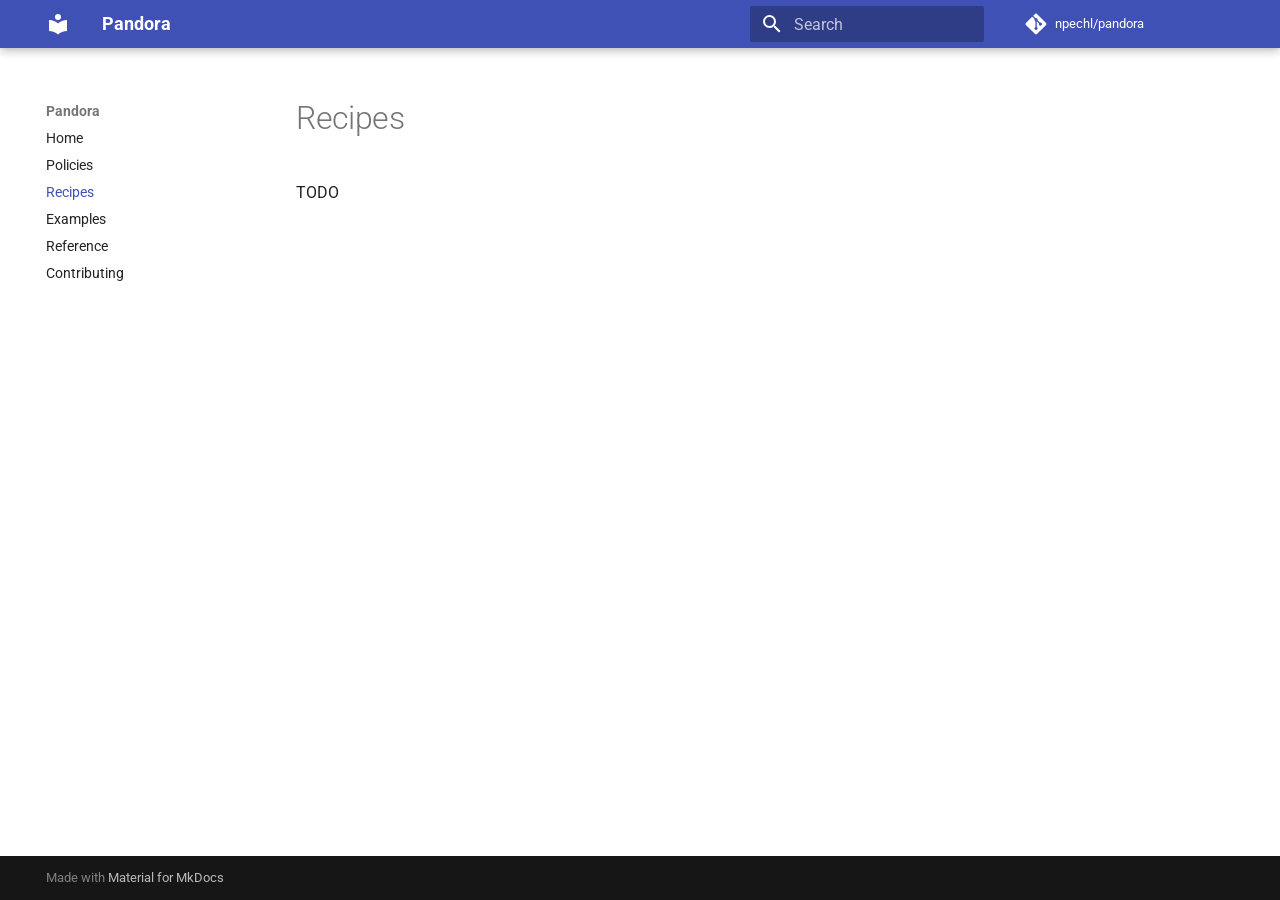
<file: recipes/index.html>
<!doctype html>
<html lang="en" class="no-js">
  <head>
    
      <meta charset="utf-8">
      <meta name="viewport" content="width=device-width,initial-scale=1">
      
      
      
      
        <link rel="prev" href="../policies/">
      
      
        <link rel="next" href="../examples/">
      
      
        
      
      
      <link rel="icon" href="../assets/images/favicon.png">
      <meta name="generator" content="mkdocs-1.6.1, mkdocs-material-9.7.6">
    
    
      
        <title>Recipes - Pandora</title>
      
    
    
      <link rel="stylesheet" href="../assets/stylesheets/main.484c7ddc.min.css">
      
      


    
    
      
    
    
      
        
        
        <link rel="preconnect" href="https://fonts.gstatic.com" crossorigin>
        <link rel="stylesheet" href="https://fonts.googleapis.com/css?family=Roboto:300,300i,400,400i,700,700i%7CRoboto+Mono:400,400i,700,700i&display=fallback">
        <style>:root{--md-text-font:"Roboto";--md-code-font:"Roboto Mono"}</style>
      
    
    
      <link rel="stylesheet" href="../assets/_mkdocstrings.css">
    
    <script>__md_scope=new URL("..",location),__md_hash=e=>[...e].reduce(((e,_)=>(e<<5)-e+_.charCodeAt(0)),0),__md_get=(e,_=localStorage,t=__md_scope)=>JSON.parse(_.getItem(t.pathname+"."+e)),__md_set=(e,_,t=localStorage,a=__md_scope)=>{try{t.setItem(a.pathname+"."+e,JSON.stringify(_))}catch(e){}}</script>
    
      

    
    
  </head>
  
  
    <body dir="ltr">
  
    
    <input class="md-toggle" data-md-toggle="drawer" type="checkbox" id="__drawer" autocomplete="off">
    <input class="md-toggle" data-md-toggle="search" type="checkbox" id="__search" autocomplete="off">
    <label class="md-overlay" for="__drawer"></label>
    <div data-md-component="skip">
      
        
        <a href="#recipes" class="md-skip">
          Skip to content
        </a>
      
    </div>
    <div data-md-component="announce">
      
    </div>
    
    
      

  

<header class="md-header md-header--shadow" data-md-component="header">
  <nav class="md-header__inner md-grid" aria-label="Header">
    <a href=".." title="Pandora" class="md-header__button md-logo" aria-label="Pandora" data-md-component="logo">
      
  
  <svg xmlns="http://www.w3.org/2000/svg" viewBox="0 0 24 24"><path d="M12 8a3 3 0 0 0 3-3 3 3 0 0 0-3-3 3 3 0 0 0-3 3 3 3 0 0 0 3 3m0 3.54C9.64 9.35 6.5 8 3 8v11c3.5 0 6.64 1.35 9 3.54 2.36-2.19 5.5-3.54 9-3.54V8c-3.5 0-6.64 1.35-9 3.54"/></svg>

    </a>
    <label class="md-header__button md-icon" for="__drawer">
      
      <svg xmlns="http://www.w3.org/2000/svg" viewBox="0 0 24 24"><path d="M3 6h18v2H3zm0 5h18v2H3zm0 5h18v2H3z"/></svg>
    </label>
    <div class="md-header__title" data-md-component="header-title">
      <div class="md-header__ellipsis">
        <div class="md-header__topic">
          <span class="md-ellipsis">
            Pandora
          </span>
        </div>
        <div class="md-header__topic" data-md-component="header-topic">
          <span class="md-ellipsis">
            
              Recipes
            
          </span>
        </div>
      </div>
    </div>
    
    
      <script>var palette=__md_get("__palette");if(palette&&palette.color){if("(prefers-color-scheme)"===palette.color.media){var media=matchMedia("(prefers-color-scheme: light)"),input=document.querySelector(media.matches?"[data-md-color-media='(prefers-color-scheme: light)']":"[data-md-color-media='(prefers-color-scheme: dark)']");palette.color.media=input.getAttribute("data-md-color-media"),palette.color.scheme=input.getAttribute("data-md-color-scheme"),palette.color.primary=input.getAttribute("data-md-color-primary"),palette.color.accent=input.getAttribute("data-md-color-accent")}for(var[key,value]of Object.entries(palette.color))document.body.setAttribute("data-md-color-"+key,value)}</script>
    
    
    
      
      
        <label class="md-header__button md-icon" for="__search">
          
          <svg xmlns="http://www.w3.org/2000/svg" viewBox="0 0 24 24"><path d="M9.5 3A6.5 6.5 0 0 1 16 9.5c0 1.61-.59 3.09-1.56 4.23l.27.27h.79l5 5-1.5 1.5-5-5v-.79l-.27-.27A6.52 6.52 0 0 1 9.5 16 6.5 6.5 0 0 1 3 9.5 6.5 6.5 0 0 1 9.5 3m0 2C7 5 5 7 5 9.5S7 14 9.5 14 14 12 14 9.5 12 5 9.5 5"/></svg>
        </label>
        <div class="md-search" data-md-component="search" role="dialog">
  <label class="md-search__overlay" for="__search"></label>
  <div class="md-search__inner" role="search">
    <form class="md-search__form" name="search">
      <input type="text" class="md-search__input" name="query" aria-label="Search" placeholder="Search" autocapitalize="off" autocorrect="off" autocomplete="off" spellcheck="false" data-md-component="search-query" required>
      <label class="md-search__icon md-icon" for="__search">
        
        <svg xmlns="http://www.w3.org/2000/svg" viewBox="0 0 24 24"><path d="M9.5 3A6.5 6.5 0 0 1 16 9.5c0 1.61-.59 3.09-1.56 4.23l.27.27h.79l5 5-1.5 1.5-5-5v-.79l-.27-.27A6.52 6.52 0 0 1 9.5 16 6.5 6.5 0 0 1 3 9.5 6.5 6.5 0 0 1 9.5 3m0 2C7 5 5 7 5 9.5S7 14 9.5 14 14 12 14 9.5 12 5 9.5 5"/></svg>
        
        <svg xmlns="http://www.w3.org/2000/svg" viewBox="0 0 24 24"><path d="M20 11v2H8l5.5 5.5-1.42 1.42L4.16 12l7.92-7.92L13.5 5.5 8 11z"/></svg>
      </label>
      <nav class="md-search__options" aria-label="Search">
        
        <button type="reset" class="md-search__icon md-icon" title="Clear" aria-label="Clear" tabindex="-1">
          
          <svg xmlns="http://www.w3.org/2000/svg" viewBox="0 0 24 24"><path d="M19 6.41 17.59 5 12 10.59 6.41 5 5 6.41 10.59 12 5 17.59 6.41 19 12 13.41 17.59 19 19 17.59 13.41 12z"/></svg>
        </button>
      </nav>
      
    </form>
    <div class="md-search__output">
      <div class="md-search__scrollwrap" tabindex="0" data-md-scrollfix>
        <div class="md-search-result" data-md-component="search-result">
          <div class="md-search-result__meta">
            Initializing search
          </div>
          <ol class="md-search-result__list" role="presentation"></ol>
        </div>
      </div>
    </div>
  </div>
</div>
      
    
    
      <div class="md-header__source">
        <a href="https://github.com/npechl/pandora" title="Go to repository" class="md-source" data-md-component="source">
  <div class="md-source__icon md-icon">
    
    <svg xmlns="http://www.w3.org/2000/svg" viewBox="0 0 448 512"><!--! Font Awesome Free 7.1.0 by @fontawesome - https://fontawesome.com License - https://fontawesome.com/license/free (Icons: CC BY 4.0, Fonts: SIL OFL 1.1, Code: MIT License) Copyright 2025 Fonticons, Inc.--><path d="M439.6 236.1 244 40.5c-5.4-5.5-12.8-8.5-20.4-8.5s-15 3-20.4 8.4L162.5 81l51.5 51.5c27.1-9.1 52.7 16.8 43.4 43.7l49.7 49.7c34.2-11.8 61.2 31 35.5 56.7-26.5 26.5-70.2-2.9-56-37.3L240.3 199v121.9c25.3 12.5 22.3 41.8 9.1 55-6.4 6.4-15.2 10.1-24.3 10.1s-17.8-3.6-24.3-10.1c-17.6-17.6-11.1-46.9 11.2-56v-123c-20.8-8.5-24.6-30.7-18.6-45L142.6 101 8.5 235.1C3 240.6 0 247.9 0 255.5s3 15 8.5 20.4l195.6 195.7c5.4 5.4 12.7 8.4 20.4 8.4s15-3 20.4-8.4l194.7-194.7c5.4-5.4 8.4-12.8 8.4-20.4s-3-15-8.4-20.4"/></svg>
  </div>
  <div class="md-source__repository">
    npechl/pandora
  </div>
</a>
      </div>
    
  </nav>
  
</header>
    
    <div class="md-container" data-md-component="container">
      
      
        
          
        
      
      <main class="md-main" data-md-component="main">
        <div class="md-main__inner md-grid">
          
            
              
              <div class="md-sidebar md-sidebar--primary" data-md-component="sidebar" data-md-type="navigation" >
                <div class="md-sidebar__scrollwrap">
                  <div class="md-sidebar__inner">
                    



<nav class="md-nav md-nav--primary" aria-label="Navigation" data-md-level="0">
  <label class="md-nav__title" for="__drawer">
    <a href=".." title="Pandora" class="md-nav__button md-logo" aria-label="Pandora" data-md-component="logo">
      
  
  <svg xmlns="http://www.w3.org/2000/svg" viewBox="0 0 24 24"><path d="M12 8a3 3 0 0 0 3-3 3 3 0 0 0-3-3 3 3 0 0 0-3 3 3 3 0 0 0 3 3m0 3.54C9.64 9.35 6.5 8 3 8v11c3.5 0 6.64 1.35 9 3.54 2.36-2.19 5.5-3.54 9-3.54V8c-3.5 0-6.64 1.35-9 3.54"/></svg>

    </a>
    Pandora
  </label>
  
    <div class="md-nav__source">
      <a href="https://github.com/npechl/pandora" title="Go to repository" class="md-source" data-md-component="source">
  <div class="md-source__icon md-icon">
    
    <svg xmlns="http://www.w3.org/2000/svg" viewBox="0 0 448 512"><!--! Font Awesome Free 7.1.0 by @fontawesome - https://fontawesome.com License - https://fontawesome.com/license/free (Icons: CC BY 4.0, Fonts: SIL OFL 1.1, Code: MIT License) Copyright 2025 Fonticons, Inc.--><path d="M439.6 236.1 244 40.5c-5.4-5.5-12.8-8.5-20.4-8.5s-15 3-20.4 8.4L162.5 81l51.5 51.5c27.1-9.1 52.7 16.8 43.4 43.7l49.7 49.7c34.2-11.8 61.2 31 35.5 56.7-26.5 26.5-70.2-2.9-56-37.3L240.3 199v121.9c25.3 12.5 22.3 41.8 9.1 55-6.4 6.4-15.2 10.1-24.3 10.1s-17.8-3.6-24.3-10.1c-17.6-17.6-11.1-46.9 11.2-56v-123c-20.8-8.5-24.6-30.7-18.6-45L142.6 101 8.5 235.1C3 240.6 0 247.9 0 255.5s3 15 8.5 20.4l195.6 195.7c5.4 5.4 12.7 8.4 20.4 8.4s15-3 20.4-8.4l194.7-194.7c5.4-5.4 8.4-12.8 8.4-20.4s-3-15-8.4-20.4"/></svg>
  </div>
  <div class="md-source__repository">
    npechl/pandora
  </div>
</a>
    </div>
  
  <ul class="md-nav__list" data-md-scrollfix>
    
      
      
  
  
  
  
    <li class="md-nav__item">
      <a href=".." class="md-nav__link">
        
  
  
  <span class="md-ellipsis">
    
  
    Home
  

    
  </span>
  
  

      </a>
    </li>
  

    
      
      
  
  
  
  
    <li class="md-nav__item">
      <a href="../policies/" class="md-nav__link">
        
  
  
  <span class="md-ellipsis">
    
  
    Policies
  

    
  </span>
  
  

      </a>
    </li>
  

    
      
      
  
  
    
  
  
  
    <li class="md-nav__item md-nav__item--active">
      
      <input class="md-nav__toggle md-toggle" type="checkbox" id="__toc">
      
      
        
      
      
      <a href="./" class="md-nav__link md-nav__link--active">
        
  
  
  <span class="md-ellipsis">
    
  
    Recipes
  

    
  </span>
  
  

      </a>
      
    </li>
  

    
      
      
  
  
  
  
    <li class="md-nav__item">
      <a href="../examples/" class="md-nav__link">
        
  
  
  <span class="md-ellipsis">
    
  
    Examples
  

    
  </span>
  
  

      </a>
    </li>
  

    
      
      
  
  
  
  
    <li class="md-nav__item">
      <a href="../reference/" class="md-nav__link">
        
  
  
  <span class="md-ellipsis">
    
  
    Reference
  

    
  </span>
  
  

      </a>
    </li>
  

    
      
      
  
  
  
  
    <li class="md-nav__item">
      <a href="../contribute/" class="md-nav__link">
        
  
  
  <span class="md-ellipsis">
    
  
    Contributing
  

    
  </span>
  
  

      </a>
    </li>
  

    
  </ul>
</nav>
                  </div>
                </div>
              </div>
            
            
              
              <div class="md-sidebar md-sidebar--secondary" data-md-component="sidebar" data-md-type="toc" >
                <div class="md-sidebar__scrollwrap">
                  <div class="md-sidebar__inner">
                    

<nav class="md-nav md-nav--secondary" aria-label="Table of contents">
  
  
  
    
  
  
</nav>
                  </div>
                </div>
              </div>
            
          
          
            <div class="md-content" data-md-component="content">
              
              <article class="md-content__inner md-typeset">
                
                  


  
  


<h1 id="recipes">Recipes</h1>
<p>TODO</p>











<script src="https://giscus.app/client.js"
        data-repo="npechl/pandora"
        data-repo-id="R_kgDOSu-lTw"
        data-category="General"
        data-category-id="DIC_kwDOSu-lT84DA0hw"
        data-mapping="pathname"
        data-strict="0"
        data-reactions-enabled="0"
        data-emit-metadata="1"
        data-input-position="top"
        data-theme="light"
        data-lang="en"
        data-loading="lazy"
        crossorigin="anonymous"
        async>
</script>
                
              </article>
            </div>
          
          
<script>var target=document.getElementById(location.hash.slice(1));target&&target.name&&(target.checked=target.name.startsWith("__tabbed_"))</script>
        </div>
        
      </main>
      
        <footer class="md-footer">
  
  <div class="md-footer-meta md-typeset">
    <div class="md-footer-meta__inner md-grid">
      <div class="md-copyright">
  
  
    Made with
    <a href="https://squidfunk.github.io/mkdocs-material/" target="_blank" rel="noopener">
      Material for MkDocs
    </a>
  
</div>
      
    </div>
  </div>
</footer>
      
    </div>
    <div class="md-dialog" data-md-component="dialog">
      <div class="md-dialog__inner md-typeset"></div>
    </div>
    
    
    
      
      
      <script id="__config" type="application/json">{"annotate": null, "base": "..", "features": ["navigation.sections", "content.code.copy"], "search": "../assets/javascripts/workers/search.2c215733.min.js", "tags": null, "translations": {"clipboard.copied": "Copied to clipboard", "clipboard.copy": "Copy to clipboard", "search.result.more.one": "1 more on this page", "search.result.more.other": "# more on this page", "search.result.none": "No matching documents", "search.result.one": "1 matching document", "search.result.other": "# matching documents", "search.result.placeholder": "Type to start searching", "search.result.term.missing": "Missing", "select.version": "Select version"}, "version": null}</script>
    
    
      <script src="../assets/javascripts/bundle.79ae519e.min.js"></script>
      
    
  </body>
</html>
</file>
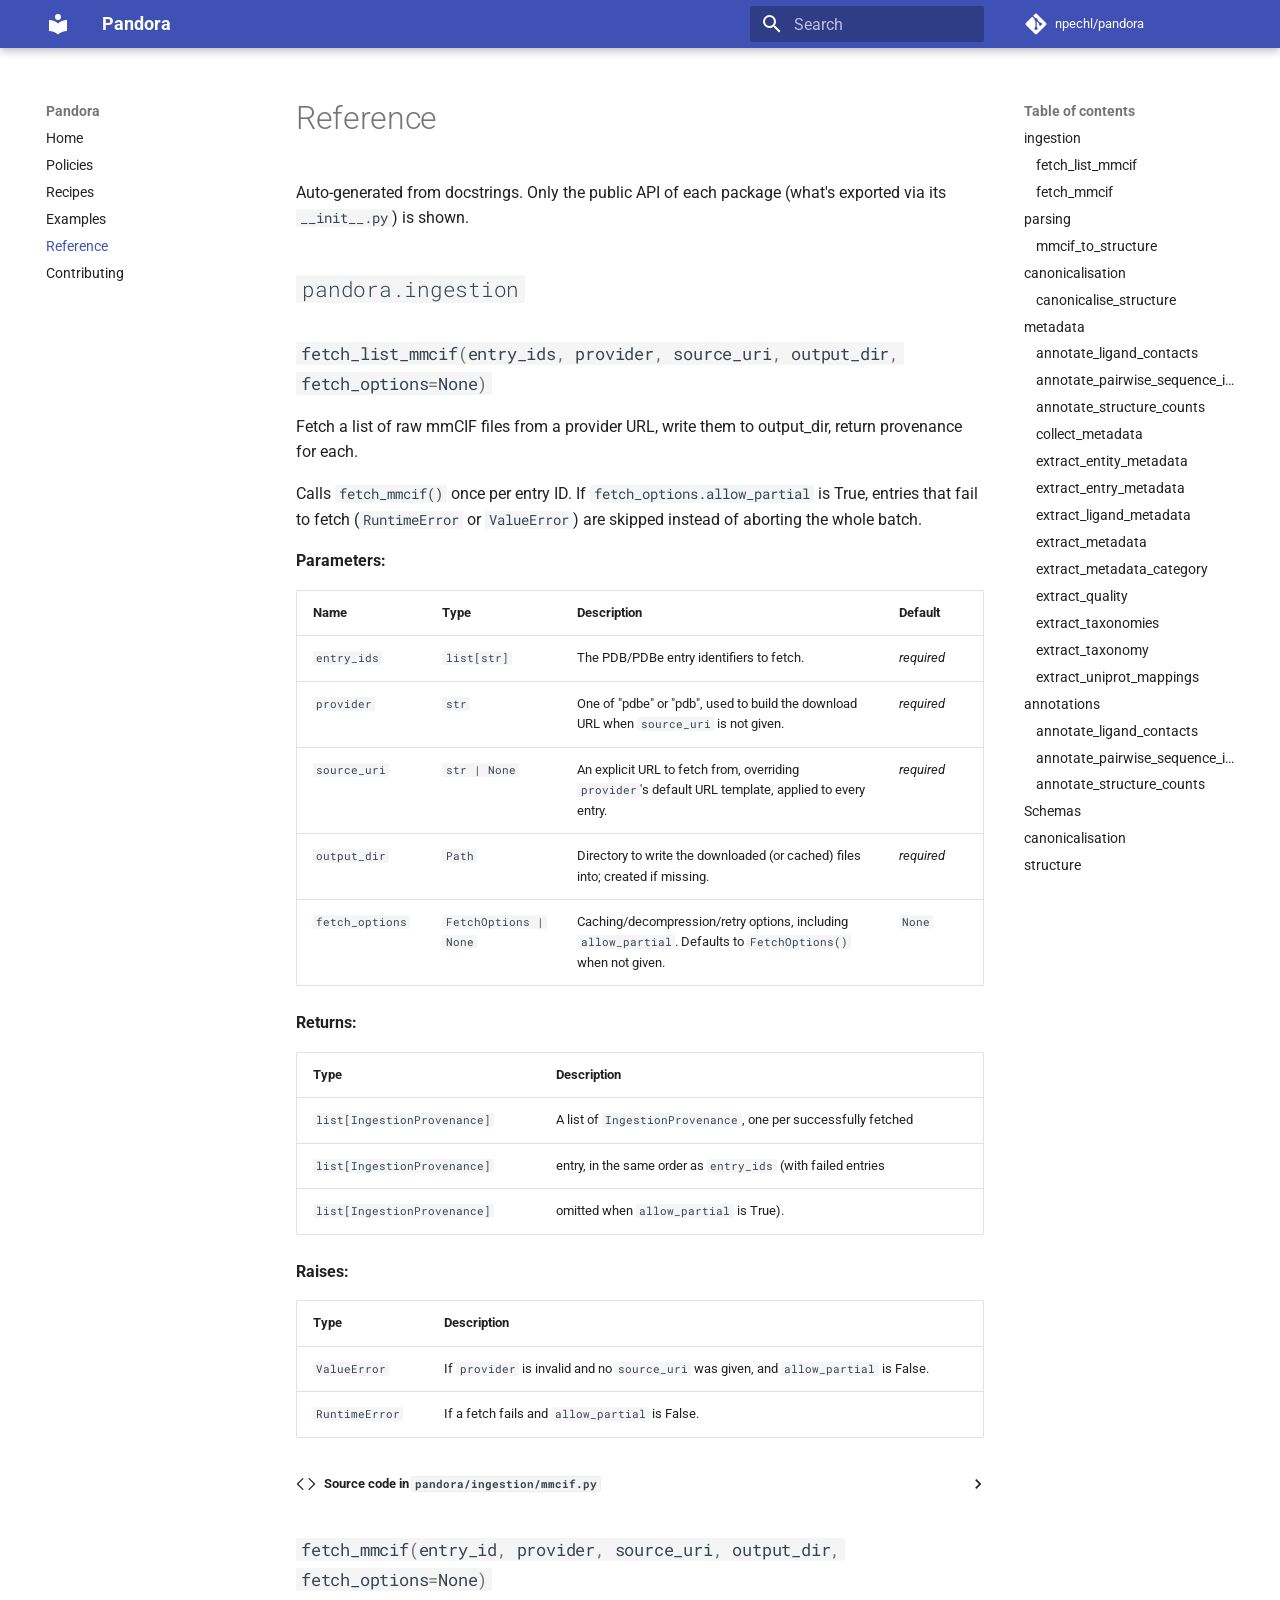
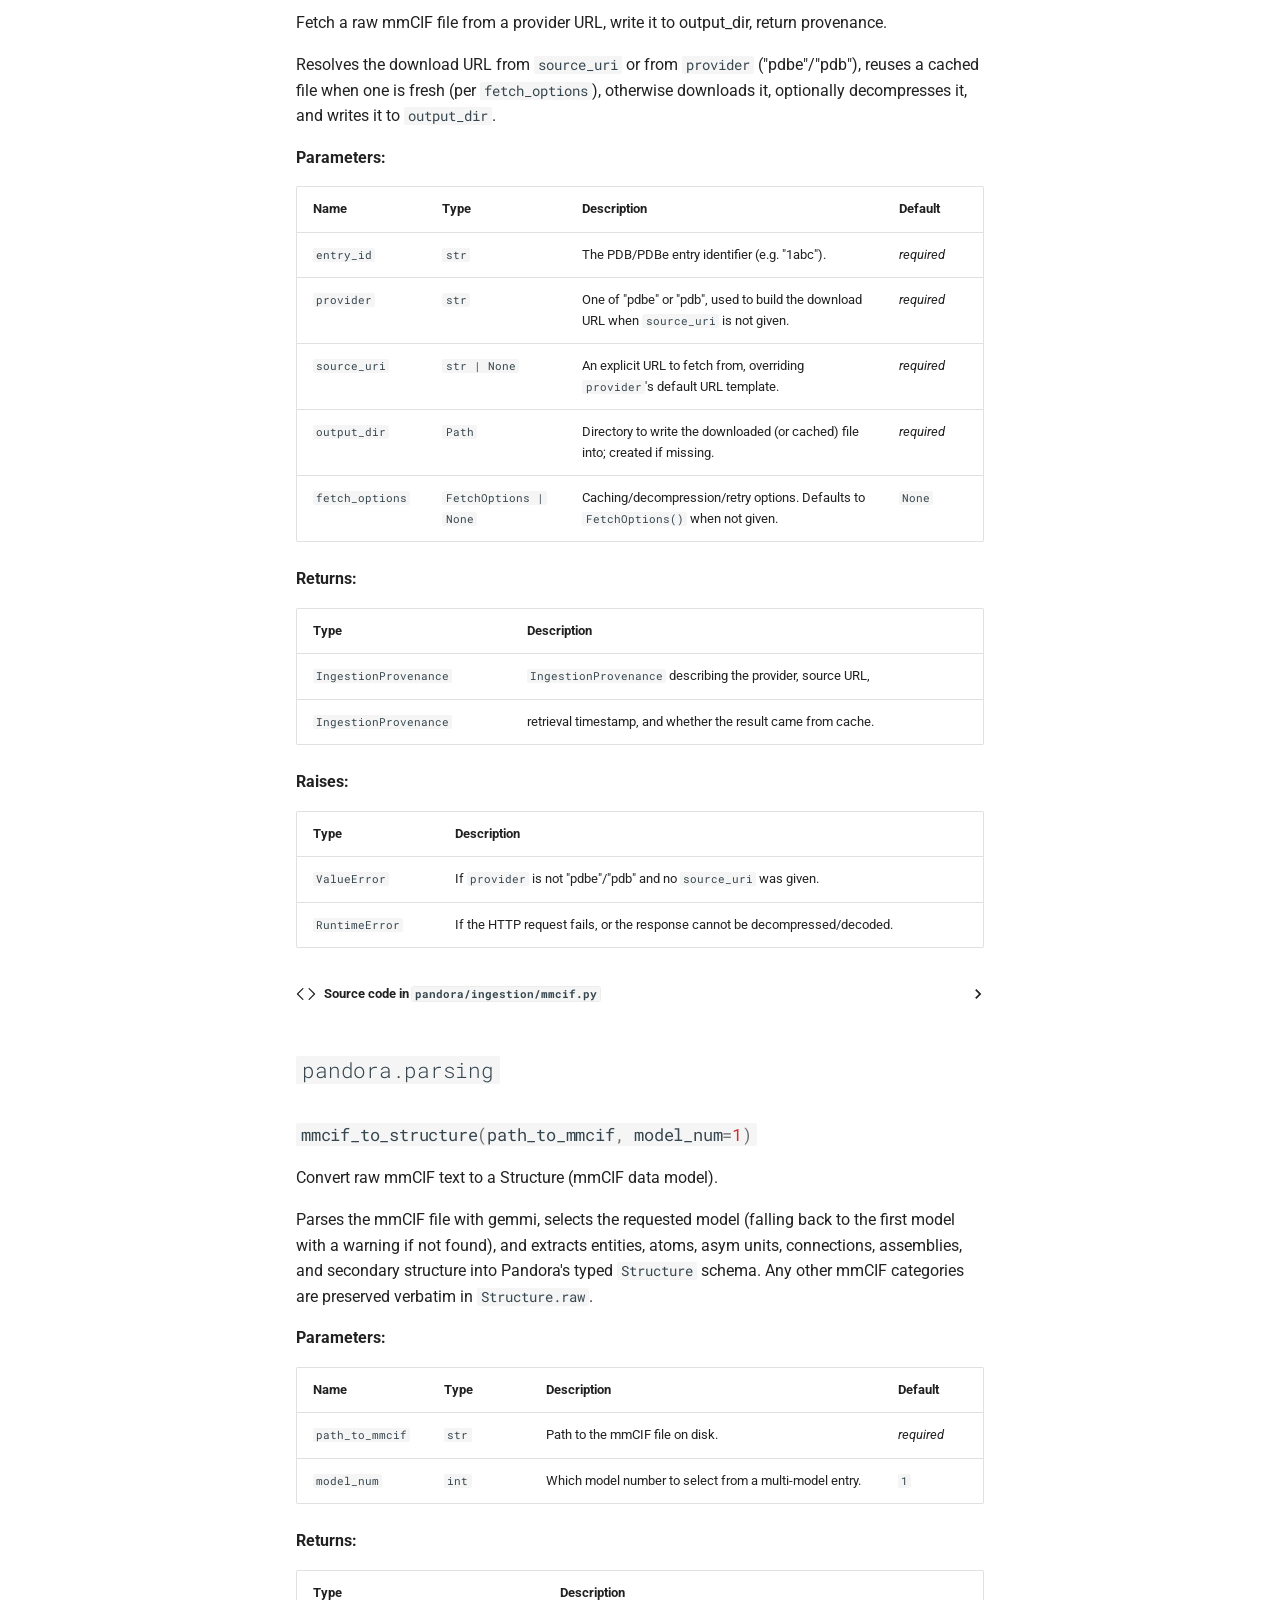
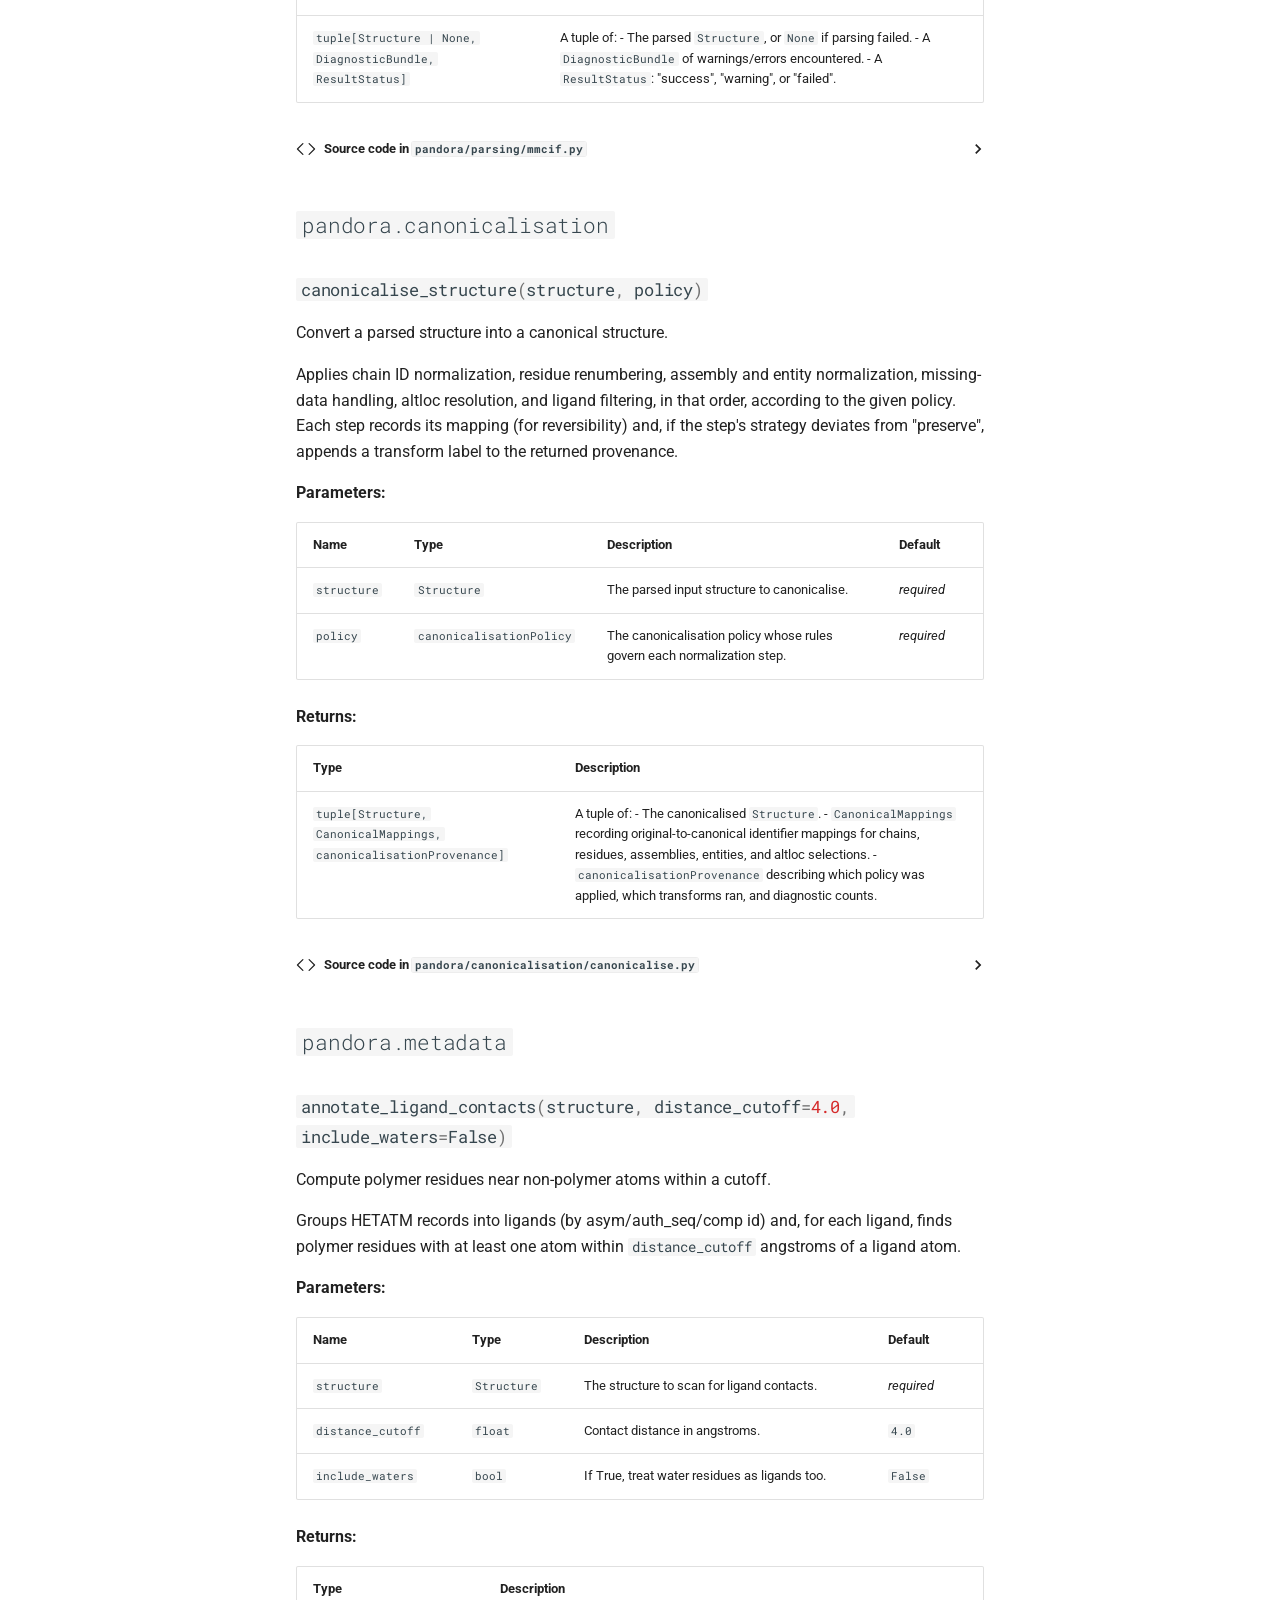
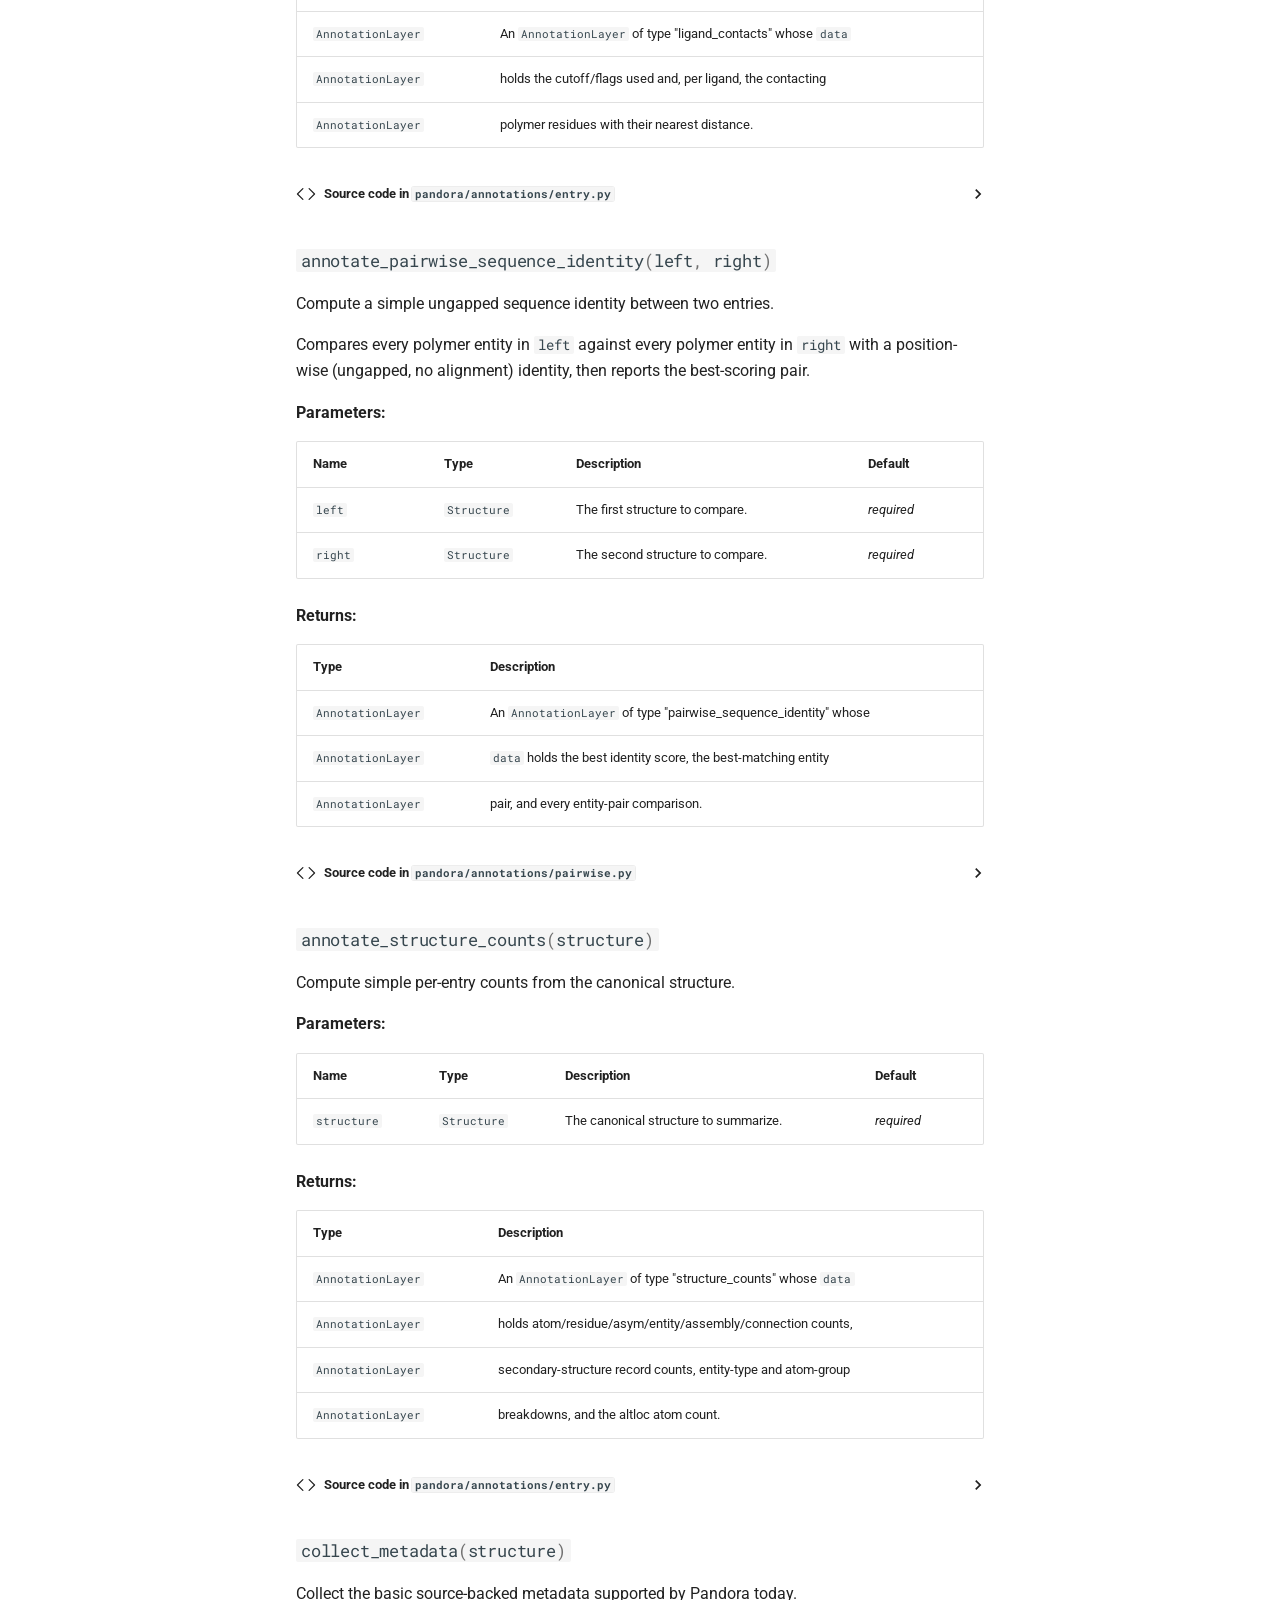
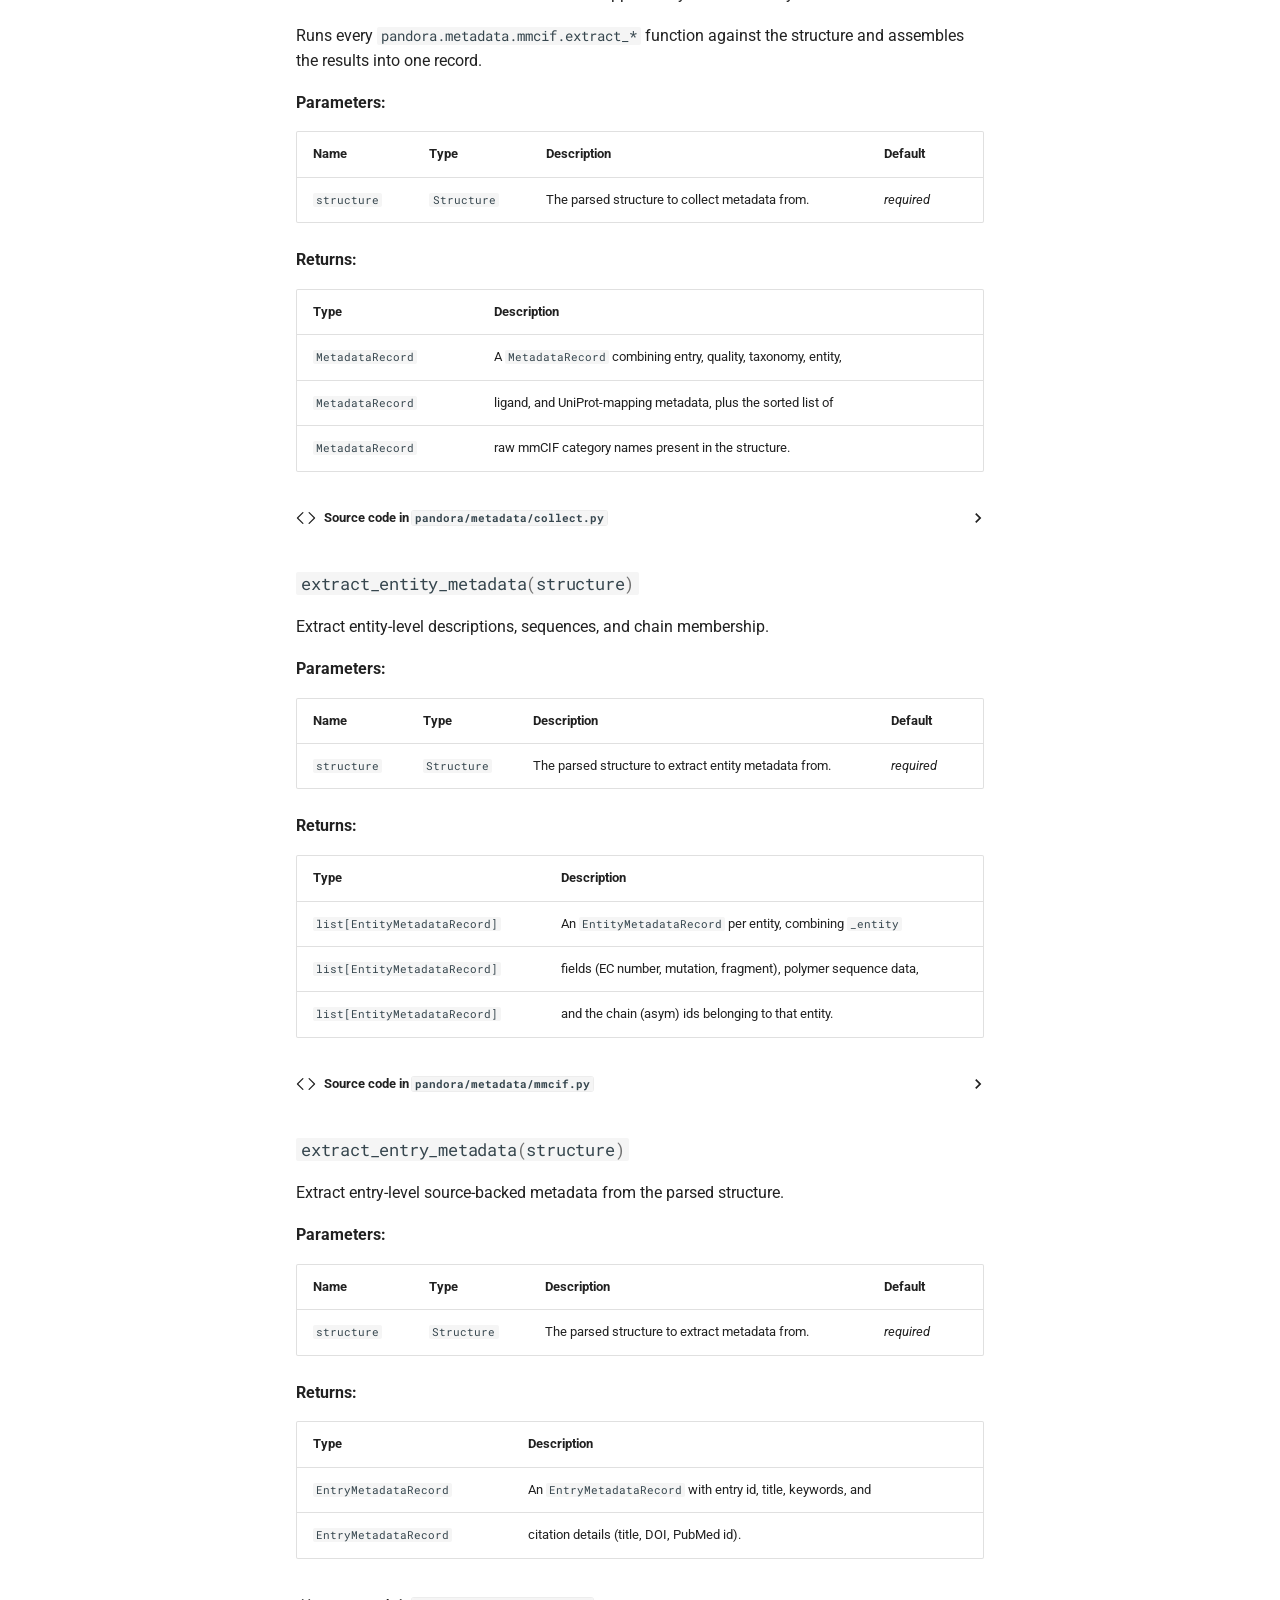
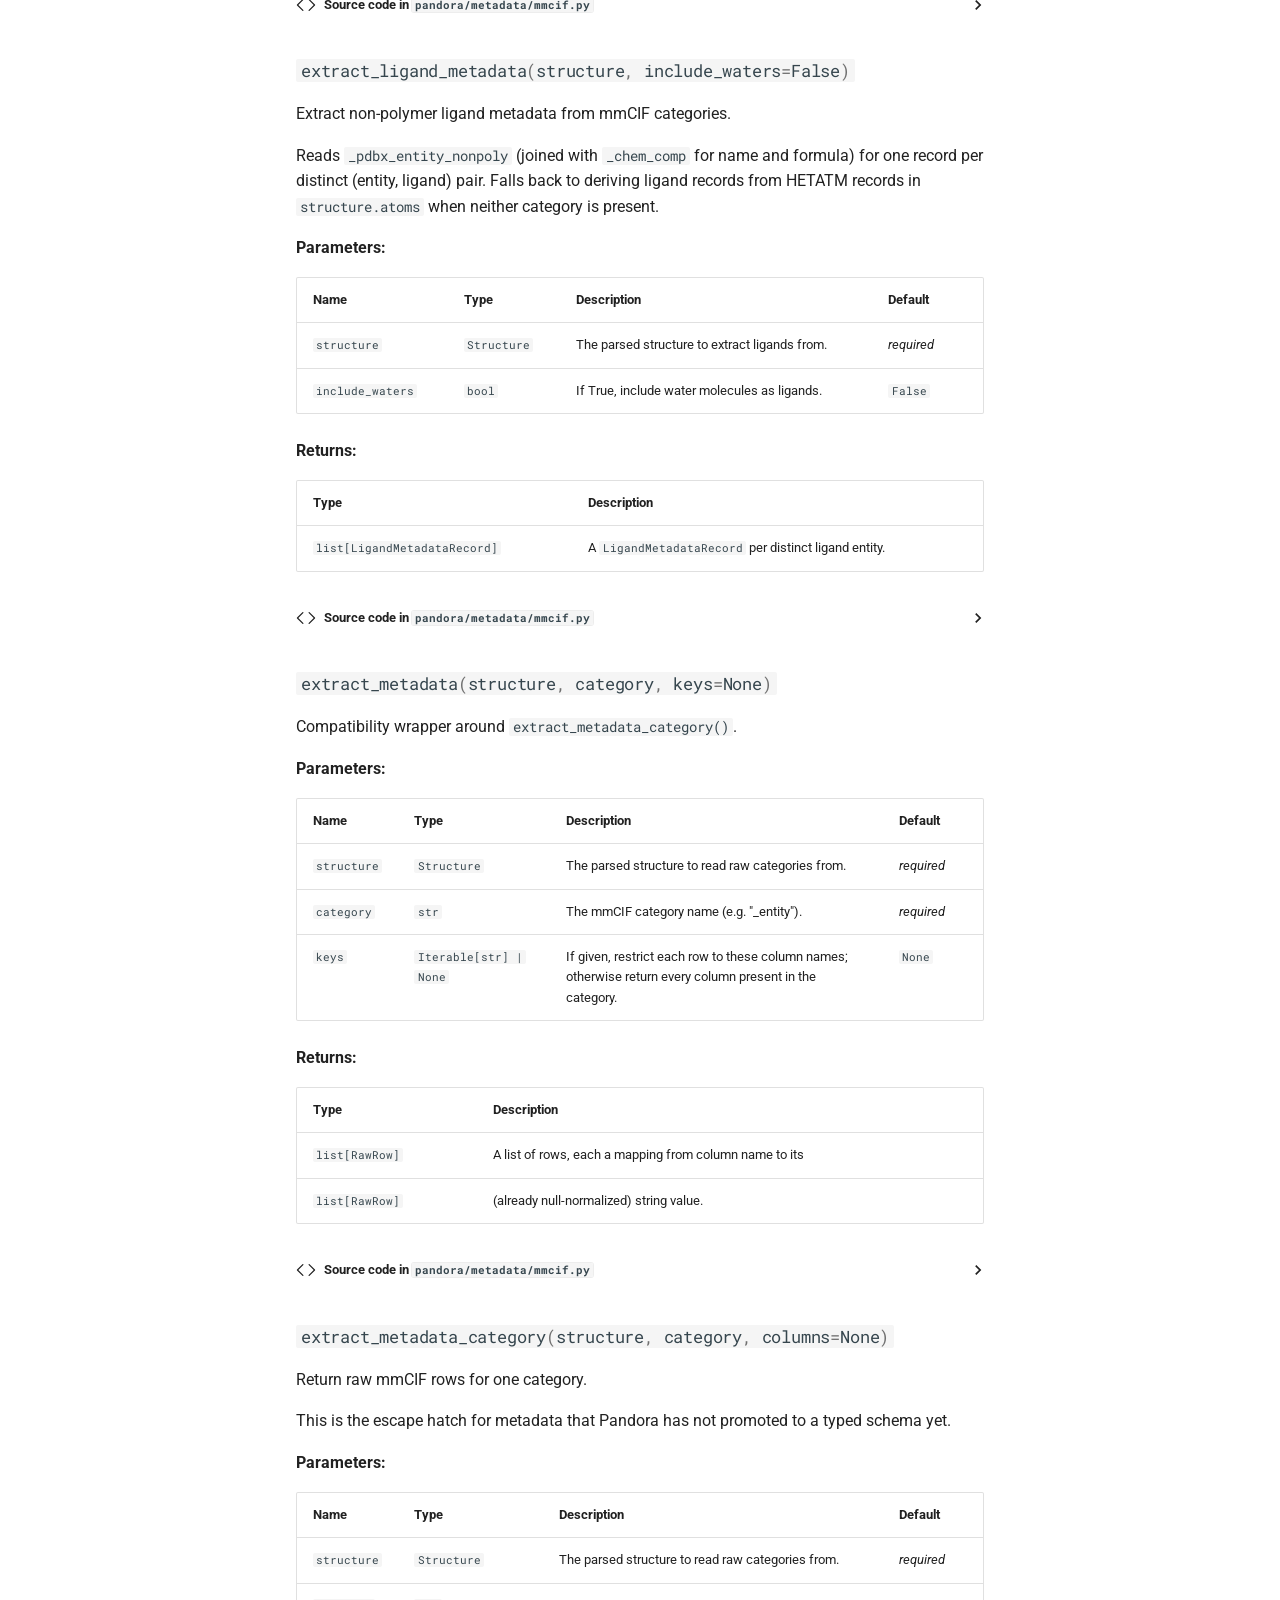
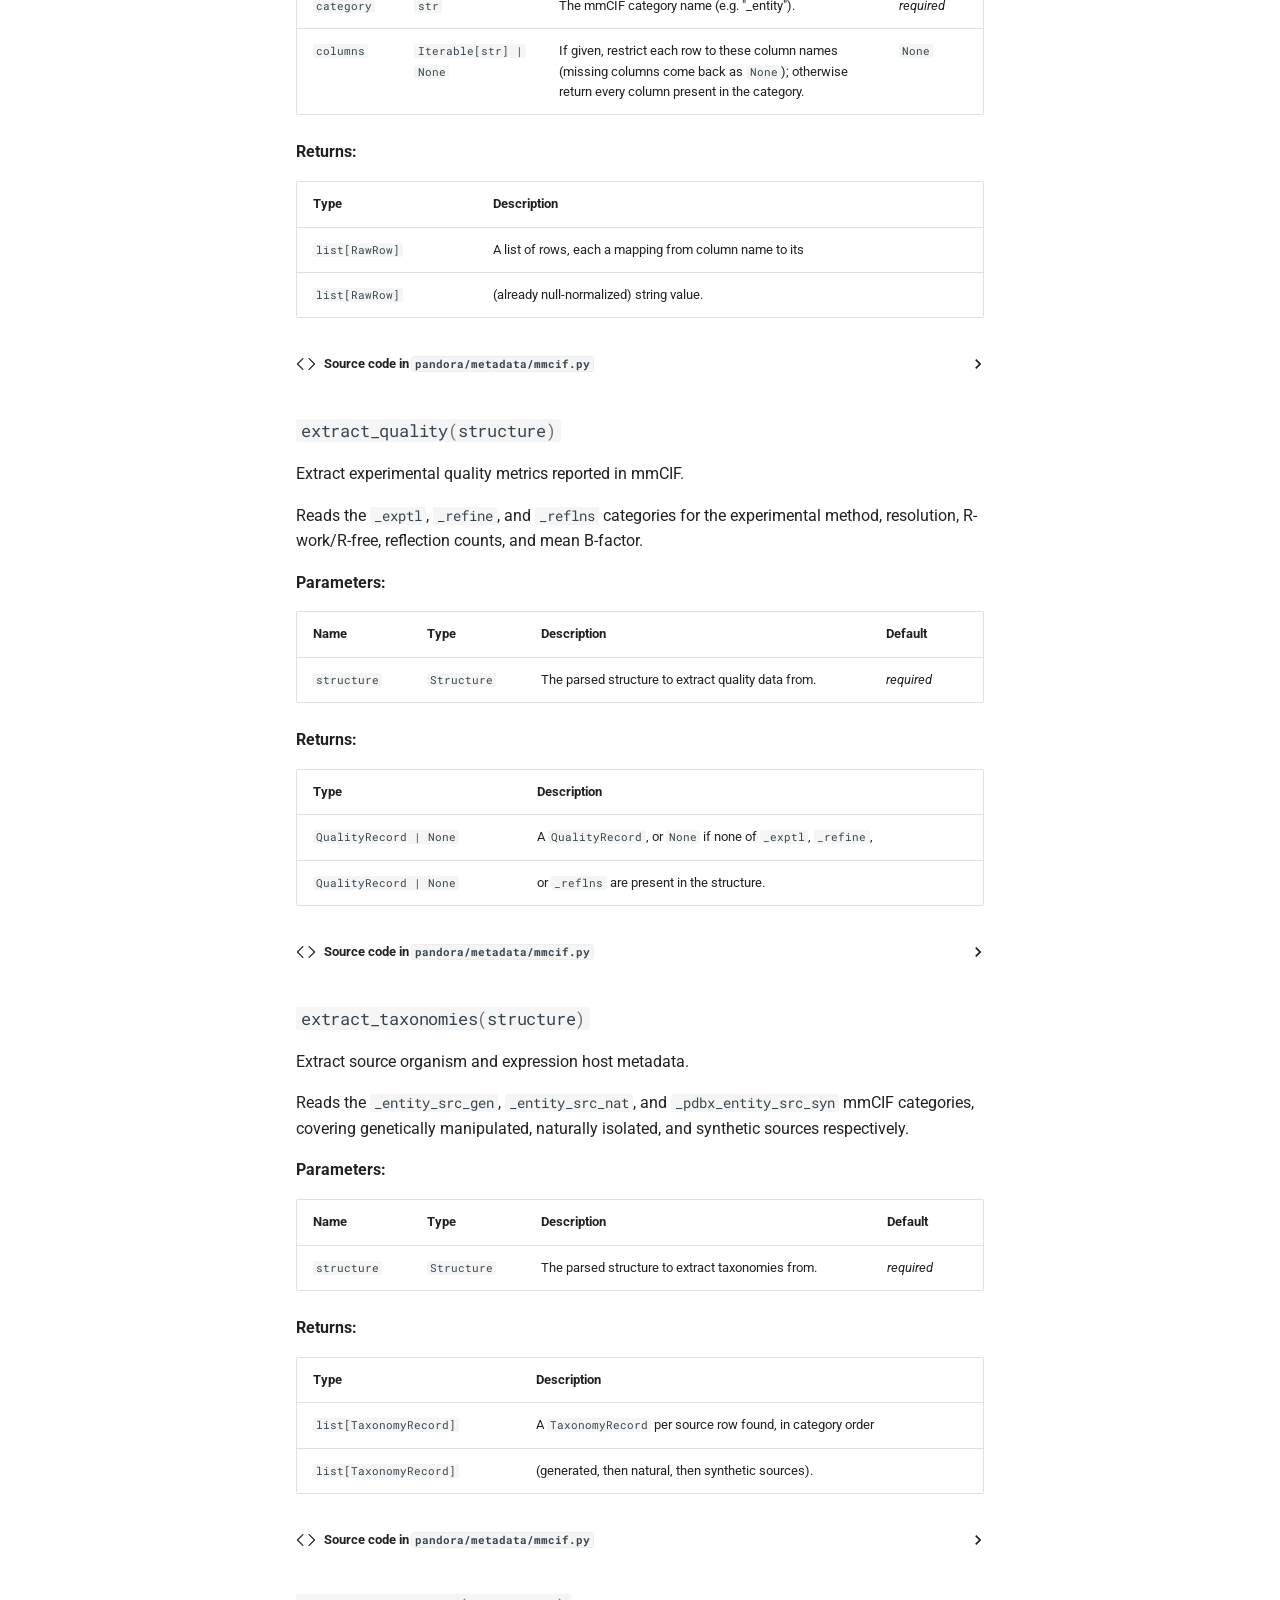
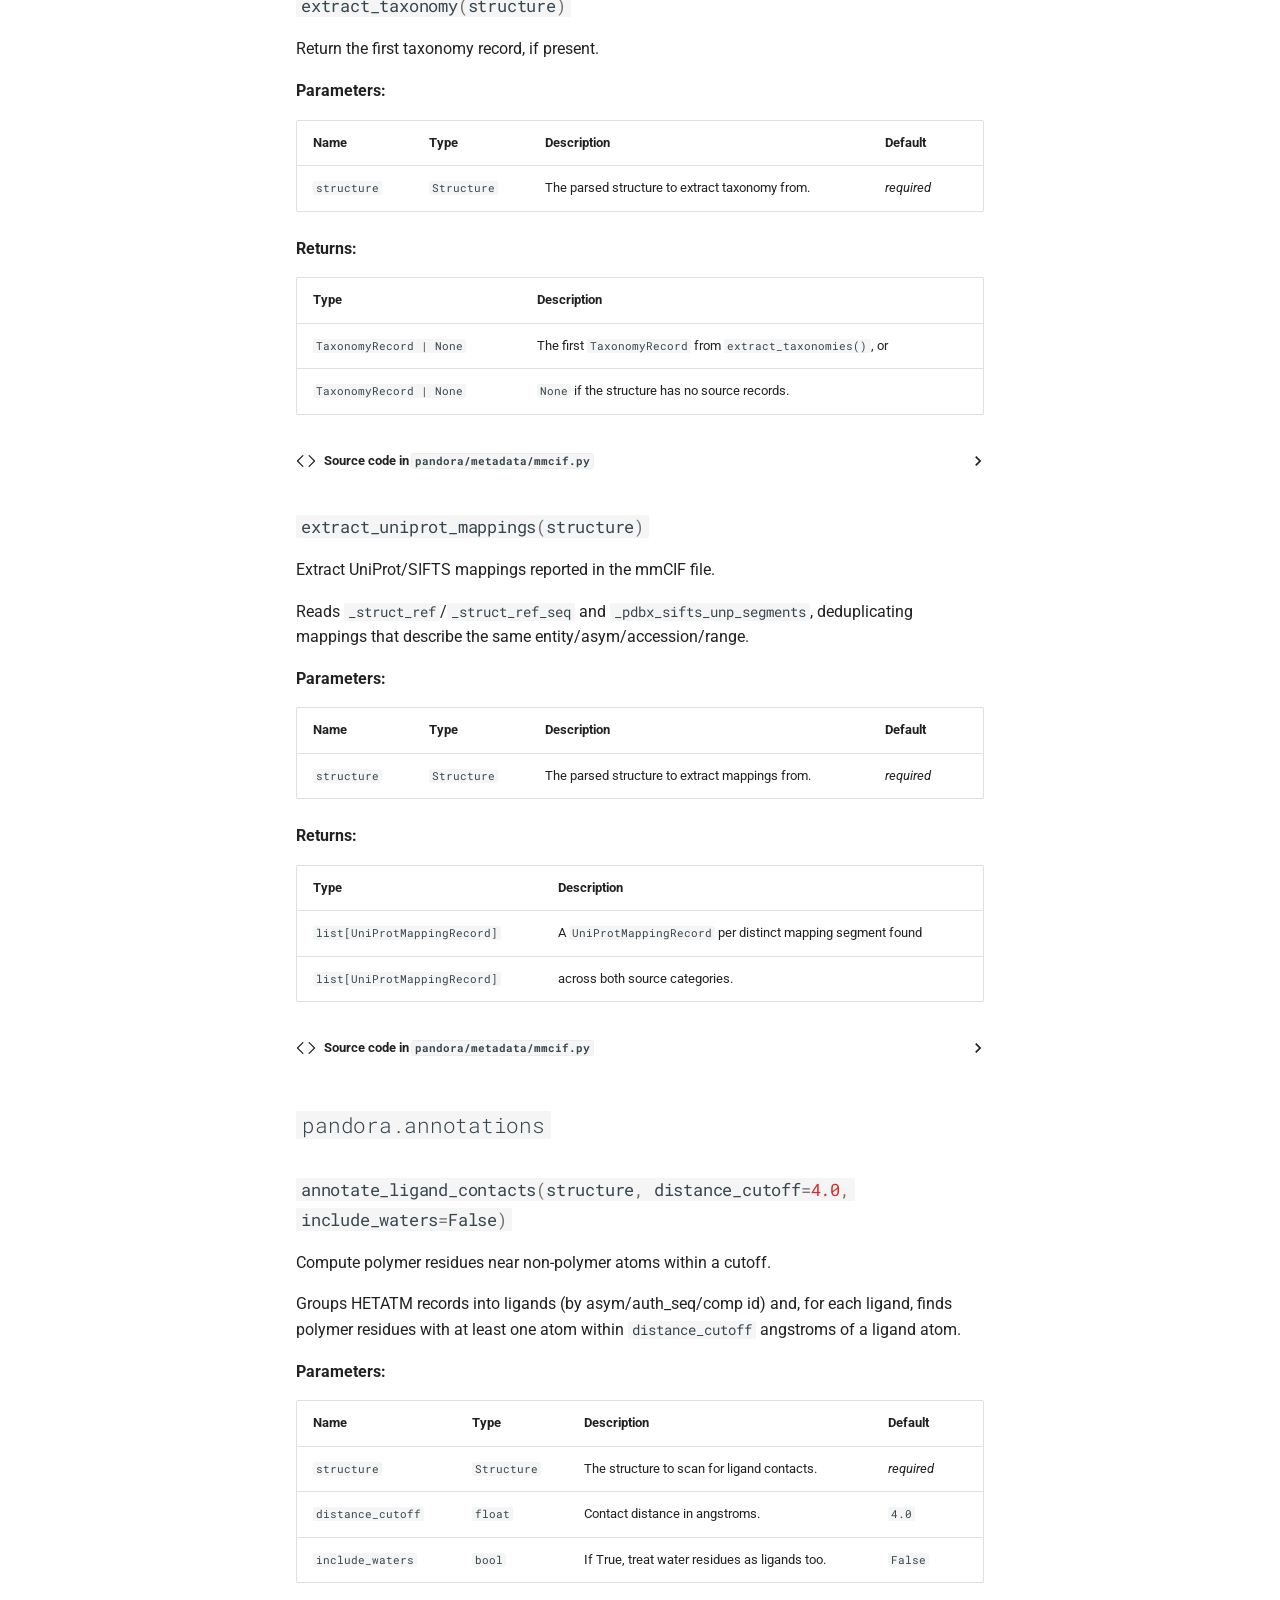
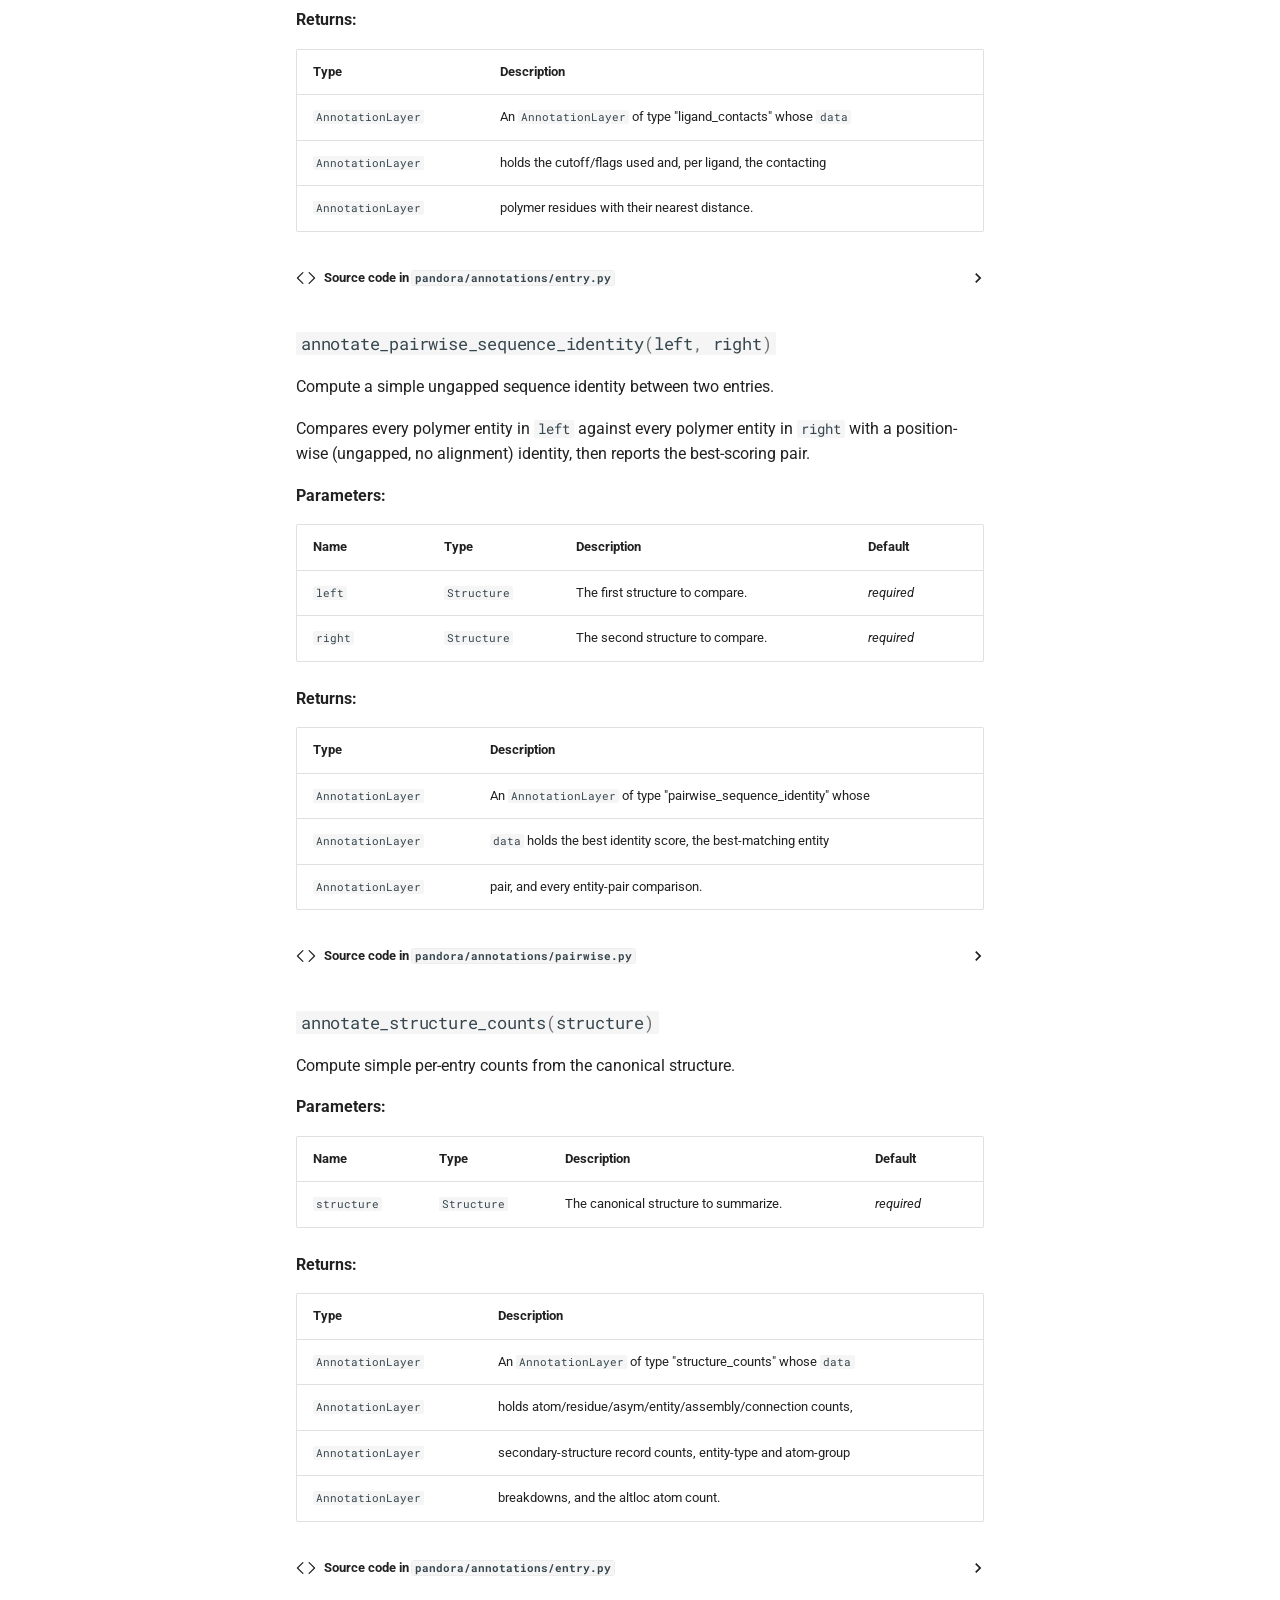
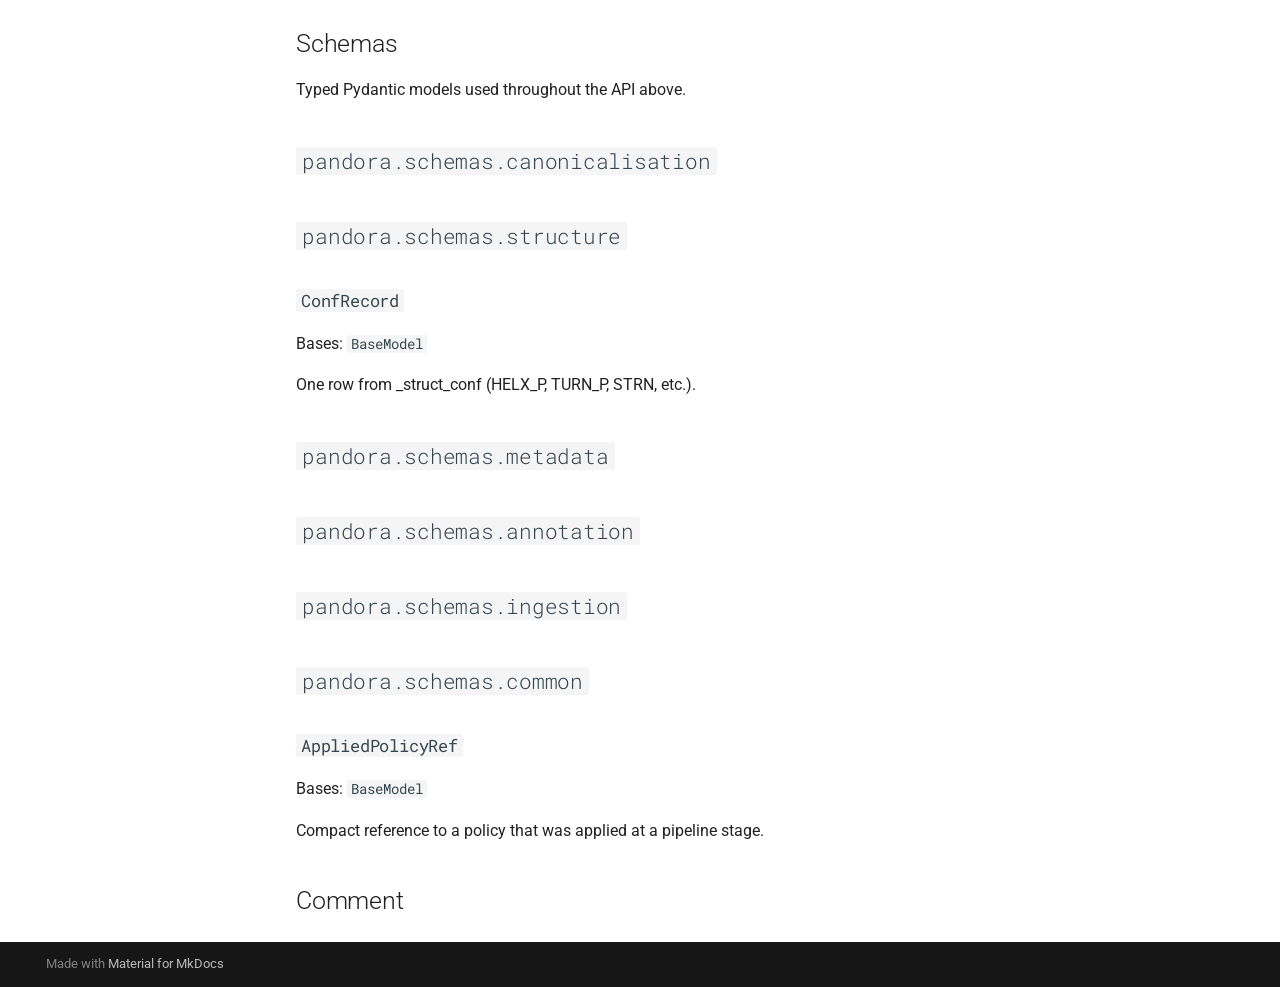
<file: reference/index.html>
<!doctype html>
<html lang="en" class="no-js">
  <head>
    
      <meta charset="utf-8">
      <meta name="viewport" content="width=device-width,initial-scale=1">
      
      
      
      
        <link rel="prev" href="../examples/">
      
      
        <link rel="next" href="../contribute/">
      
      
        
      
      
      <link rel="icon" href="../assets/images/favicon.png">
      <meta name="generator" content="mkdocs-1.6.1, mkdocs-material-9.7.6">
    
    
      
        <title>Reference - Pandora</title>
      
    
    
      <link rel="stylesheet" href="../assets/stylesheets/main.484c7ddc.min.css">
      
      


    
    
      
    
    
      
        
        
        <link rel="preconnect" href="https://fonts.gstatic.com" crossorigin>
        <link rel="stylesheet" href="https://fonts.googleapis.com/css?family=Roboto:300,300i,400,400i,700,700i%7CRoboto+Mono:400,400i,700,700i&display=fallback">
        <style>:root{--md-text-font:"Roboto";--md-code-font:"Roboto Mono"}</style>
      
    
    
      <link rel="stylesheet" href="../assets/_mkdocstrings.css">
    
    <script>__md_scope=new URL("..",location),__md_hash=e=>[...e].reduce(((e,_)=>(e<<5)-e+_.charCodeAt(0)),0),__md_get=(e,_=localStorage,t=__md_scope)=>JSON.parse(_.getItem(t.pathname+"."+e)),__md_set=(e,_,t=localStorage,a=__md_scope)=>{try{t.setItem(a.pathname+"."+e,JSON.stringify(_))}catch(e){}}</script>
    
      

    
    
  </head>
  
  
    <body dir="ltr">
  
    
    <input class="md-toggle" data-md-toggle="drawer" type="checkbox" id="__drawer" autocomplete="off">
    <input class="md-toggle" data-md-toggle="search" type="checkbox" id="__search" autocomplete="off">
    <label class="md-overlay" for="__drawer"></label>
    <div data-md-component="skip">
      
        
        <a href="#reference" class="md-skip">
          Skip to content
        </a>
      
    </div>
    <div data-md-component="announce">
      
    </div>
    
    
      

  

<header class="md-header md-header--shadow" data-md-component="header">
  <nav class="md-header__inner md-grid" aria-label="Header">
    <a href=".." title="Pandora" class="md-header__button md-logo" aria-label="Pandora" data-md-component="logo">
      
  
  <svg xmlns="http://www.w3.org/2000/svg" viewBox="0 0 24 24"><path d="M12 8a3 3 0 0 0 3-3 3 3 0 0 0-3-3 3 3 0 0 0-3 3 3 3 0 0 0 3 3m0 3.54C9.64 9.35 6.5 8 3 8v11c3.5 0 6.64 1.35 9 3.54 2.36-2.19 5.5-3.54 9-3.54V8c-3.5 0-6.64 1.35-9 3.54"/></svg>

    </a>
    <label class="md-header__button md-icon" for="__drawer">
      
      <svg xmlns="http://www.w3.org/2000/svg" viewBox="0 0 24 24"><path d="M3 6h18v2H3zm0 5h18v2H3zm0 5h18v2H3z"/></svg>
    </label>
    <div class="md-header__title" data-md-component="header-title">
      <div class="md-header__ellipsis">
        <div class="md-header__topic">
          <span class="md-ellipsis">
            Pandora
          </span>
        </div>
        <div class="md-header__topic" data-md-component="header-topic">
          <span class="md-ellipsis">
            
              Reference
            
          </span>
        </div>
      </div>
    </div>
    
    
      <script>var palette=__md_get("__palette");if(palette&&palette.color){if("(prefers-color-scheme)"===palette.color.media){var media=matchMedia("(prefers-color-scheme: light)"),input=document.querySelector(media.matches?"[data-md-color-media='(prefers-color-scheme: light)']":"[data-md-color-media='(prefers-color-scheme: dark)']");palette.color.media=input.getAttribute("data-md-color-media"),palette.color.scheme=input.getAttribute("data-md-color-scheme"),palette.color.primary=input.getAttribute("data-md-color-primary"),palette.color.accent=input.getAttribute("data-md-color-accent")}for(var[key,value]of Object.entries(palette.color))document.body.setAttribute("data-md-color-"+key,value)}</script>
    
    
    
      
      
        <label class="md-header__button md-icon" for="__search">
          
          <svg xmlns="http://www.w3.org/2000/svg" viewBox="0 0 24 24"><path d="M9.5 3A6.5 6.5 0 0 1 16 9.5c0 1.61-.59 3.09-1.56 4.23l.27.27h.79l5 5-1.5 1.5-5-5v-.79l-.27-.27A6.52 6.52 0 0 1 9.5 16 6.5 6.5 0 0 1 3 9.5 6.5 6.5 0 0 1 9.5 3m0 2C7 5 5 7 5 9.5S7 14 9.5 14 14 12 14 9.5 12 5 9.5 5"/></svg>
        </label>
        <div class="md-search" data-md-component="search" role="dialog">
  <label class="md-search__overlay" for="__search"></label>
  <div class="md-search__inner" role="search">
    <form class="md-search__form" name="search">
      <input type="text" class="md-search__input" name="query" aria-label="Search" placeholder="Search" autocapitalize="off" autocorrect="off" autocomplete="off" spellcheck="false" data-md-component="search-query" required>
      <label class="md-search__icon md-icon" for="__search">
        
        <svg xmlns="http://www.w3.org/2000/svg" viewBox="0 0 24 24"><path d="M9.5 3A6.5 6.5 0 0 1 16 9.5c0 1.61-.59 3.09-1.56 4.23l.27.27h.79l5 5-1.5 1.5-5-5v-.79l-.27-.27A6.52 6.52 0 0 1 9.5 16 6.5 6.5 0 0 1 3 9.5 6.5 6.5 0 0 1 9.5 3m0 2C7 5 5 7 5 9.5S7 14 9.5 14 14 12 14 9.5 12 5 9.5 5"/></svg>
        
        <svg xmlns="http://www.w3.org/2000/svg" viewBox="0 0 24 24"><path d="M20 11v2H8l5.5 5.5-1.42 1.42L4.16 12l7.92-7.92L13.5 5.5 8 11z"/></svg>
      </label>
      <nav class="md-search__options" aria-label="Search">
        
        <button type="reset" class="md-search__icon md-icon" title="Clear" aria-label="Clear" tabindex="-1">
          
          <svg xmlns="http://www.w3.org/2000/svg" viewBox="0 0 24 24"><path d="M19 6.41 17.59 5 12 10.59 6.41 5 5 6.41 10.59 12 5 17.59 6.41 19 12 13.41 17.59 19 19 17.59 13.41 12z"/></svg>
        </button>
      </nav>
      
    </form>
    <div class="md-search__output">
      <div class="md-search__scrollwrap" tabindex="0" data-md-scrollfix>
        <div class="md-search-result" data-md-component="search-result">
          <div class="md-search-result__meta">
            Initializing search
          </div>
          <ol class="md-search-result__list" role="presentation"></ol>
        </div>
      </div>
    </div>
  </div>
</div>
      
    
    
      <div class="md-header__source">
        <a href="https://github.com/npechl/pandora" title="Go to repository" class="md-source" data-md-component="source">
  <div class="md-source__icon md-icon">
    
    <svg xmlns="http://www.w3.org/2000/svg" viewBox="0 0 448 512"><!--! Font Awesome Free 7.1.0 by @fontawesome - https://fontawesome.com License - https://fontawesome.com/license/free (Icons: CC BY 4.0, Fonts: SIL OFL 1.1, Code: MIT License) Copyright 2025 Fonticons, Inc.--><path d="M439.6 236.1 244 40.5c-5.4-5.5-12.8-8.5-20.4-8.5s-15 3-20.4 8.4L162.5 81l51.5 51.5c27.1-9.1 52.7 16.8 43.4 43.7l49.7 49.7c34.2-11.8 61.2 31 35.5 56.7-26.5 26.5-70.2-2.9-56-37.3L240.3 199v121.9c25.3 12.5 22.3 41.8 9.1 55-6.4 6.4-15.2 10.1-24.3 10.1s-17.8-3.6-24.3-10.1c-17.6-17.6-11.1-46.9 11.2-56v-123c-20.8-8.5-24.6-30.7-18.6-45L142.6 101 8.5 235.1C3 240.6 0 247.9 0 255.5s3 15 8.5 20.4l195.6 195.7c5.4 5.4 12.7 8.4 20.4 8.4s15-3 20.4-8.4l194.7-194.7c5.4-5.4 8.4-12.8 8.4-20.4s-3-15-8.4-20.4"/></svg>
  </div>
  <div class="md-source__repository">
    npechl/pandora
  </div>
</a>
      </div>
    
  </nav>
  
</header>
    
    <div class="md-container" data-md-component="container">
      
      
        
          
        
      
      <main class="md-main" data-md-component="main">
        <div class="md-main__inner md-grid">
          
            
              
              <div class="md-sidebar md-sidebar--primary" data-md-component="sidebar" data-md-type="navigation" >
                <div class="md-sidebar__scrollwrap">
                  <div class="md-sidebar__inner">
                    



<nav class="md-nav md-nav--primary" aria-label="Navigation" data-md-level="0">
  <label class="md-nav__title" for="__drawer">
    <a href=".." title="Pandora" class="md-nav__button md-logo" aria-label="Pandora" data-md-component="logo">
      
  
  <svg xmlns="http://www.w3.org/2000/svg" viewBox="0 0 24 24"><path d="M12 8a3 3 0 0 0 3-3 3 3 0 0 0-3-3 3 3 0 0 0-3 3 3 3 0 0 0 3 3m0 3.54C9.64 9.35 6.5 8 3 8v11c3.5 0 6.64 1.35 9 3.54 2.36-2.19 5.5-3.54 9-3.54V8c-3.5 0-6.64 1.35-9 3.54"/></svg>

    </a>
    Pandora
  </label>
  
    <div class="md-nav__source">
      <a href="https://github.com/npechl/pandora" title="Go to repository" class="md-source" data-md-component="source">
  <div class="md-source__icon md-icon">
    
    <svg xmlns="http://www.w3.org/2000/svg" viewBox="0 0 448 512"><!--! Font Awesome Free 7.1.0 by @fontawesome - https://fontawesome.com License - https://fontawesome.com/license/free (Icons: CC BY 4.0, Fonts: SIL OFL 1.1, Code: MIT License) Copyright 2025 Fonticons, Inc.--><path d="M439.6 236.1 244 40.5c-5.4-5.5-12.8-8.5-20.4-8.5s-15 3-20.4 8.4L162.5 81l51.5 51.5c27.1-9.1 52.7 16.8 43.4 43.7l49.7 49.7c34.2-11.8 61.2 31 35.5 56.7-26.5 26.5-70.2-2.9-56-37.3L240.3 199v121.9c25.3 12.5 22.3 41.8 9.1 55-6.4 6.4-15.2 10.1-24.3 10.1s-17.8-3.6-24.3-10.1c-17.6-17.6-11.1-46.9 11.2-56v-123c-20.8-8.5-24.6-30.7-18.6-45L142.6 101 8.5 235.1C3 240.6 0 247.9 0 255.5s3 15 8.5 20.4l195.6 195.7c5.4 5.4 12.7 8.4 20.4 8.4s15-3 20.4-8.4l194.7-194.7c5.4-5.4 8.4-12.8 8.4-20.4s-3-15-8.4-20.4"/></svg>
  </div>
  <div class="md-source__repository">
    npechl/pandora
  </div>
</a>
    </div>
  
  <ul class="md-nav__list" data-md-scrollfix>
    
      
      
  
  
  
  
    <li class="md-nav__item">
      <a href=".." class="md-nav__link">
        
  
  
  <span class="md-ellipsis">
    
  
    Home
  

    
  </span>
  
  

      </a>
    </li>
  

    
      
      
  
  
  
  
    <li class="md-nav__item">
      <a href="../policies/" class="md-nav__link">
        
  
  
  <span class="md-ellipsis">
    
  
    Policies
  

    
  </span>
  
  

      </a>
    </li>
  

    
      
      
  
  
  
  
    <li class="md-nav__item">
      <a href="../recipes/" class="md-nav__link">
        
  
  
  <span class="md-ellipsis">
    
  
    Recipes
  

    
  </span>
  
  

      </a>
    </li>
  

    
      
      
  
  
  
  
    <li class="md-nav__item">
      <a href="../examples/" class="md-nav__link">
        
  
  
  <span class="md-ellipsis">
    
  
    Examples
  

    
  </span>
  
  

      </a>
    </li>
  

    
      
      
  
  
    
  
  
  
    <li class="md-nav__item md-nav__item--active">
      
      <input class="md-nav__toggle md-toggle" type="checkbox" id="__toc">
      
      
        
      
      
        <label class="md-nav__link md-nav__link--active" for="__toc">
          
  
  
  <span class="md-ellipsis">
    
  
    Reference
  

    
  </span>
  
  

          <span class="md-nav__icon md-icon"></span>
        </label>
      
      <a href="./" class="md-nav__link md-nav__link--active">
        
  
  
  <span class="md-ellipsis">
    
  
    Reference
  

    
  </span>
  
  

      </a>
      
        

<nav class="md-nav md-nav--secondary" aria-label="Table of contents">
  
  
  
    
  
  
    <label class="md-nav__title" for="__toc">
      <span class="md-nav__icon md-icon"></span>
      Table of contents
    </label>
    <ul class="md-nav__list" data-md-component="toc" data-md-scrollfix>
      
        <li class="md-nav__item">
  <a href="#pandora.ingestion" class="md-nav__link">
    <span class="md-ellipsis">
      
        ingestion
      
    </span>
  </a>
  
    <nav class="md-nav" aria-label="ingestion">
      <ul class="md-nav__list">
        
          <li class="md-nav__item">
  <a href="#pandora.ingestion.fetch_list_mmcif" class="md-nav__link">
    <span class="md-ellipsis">
      
        fetch_list_mmcif
      
    </span>
  </a>
  
</li>
        
          <li class="md-nav__item">
  <a href="#pandora.ingestion.fetch_mmcif" class="md-nav__link">
    <span class="md-ellipsis">
      
        fetch_mmcif
      
    </span>
  </a>
  
</li>
        
      </ul>
    </nav>
  
</li>
      
        <li class="md-nav__item">
  <a href="#pandora.parsing" class="md-nav__link">
    <span class="md-ellipsis">
      
        parsing
      
    </span>
  </a>
  
    <nav class="md-nav" aria-label="parsing">
      <ul class="md-nav__list">
        
          <li class="md-nav__item">
  <a href="#pandora.parsing.mmcif_to_structure" class="md-nav__link">
    <span class="md-ellipsis">
      
        mmcif_to_structure
      
    </span>
  </a>
  
</li>
        
      </ul>
    </nav>
  
</li>
      
        <li class="md-nav__item">
  <a href="#pandora.canonicalisation" class="md-nav__link">
    <span class="md-ellipsis">
      
        canonicalisation
      
    </span>
  </a>
  
    <nav class="md-nav" aria-label="canonicalisation">
      <ul class="md-nav__list">
        
          <li class="md-nav__item">
  <a href="#pandora.canonicalisation.canonicalise_structure" class="md-nav__link">
    <span class="md-ellipsis">
      
        canonicalise_structure
      
    </span>
  </a>
  
</li>
        
      </ul>
    </nav>
  
</li>
      
        <li class="md-nav__item">
  <a href="#pandora.metadata" class="md-nav__link">
    <span class="md-ellipsis">
      
        metadata
      
    </span>
  </a>
  
    <nav class="md-nav" aria-label="metadata">
      <ul class="md-nav__list">
        
          <li class="md-nav__item">
  <a href="#pandora.metadata.annotate_ligand_contacts" class="md-nav__link">
    <span class="md-ellipsis">
      
        annotate_ligand_contacts
      
    </span>
  </a>
  
</li>
        
          <li class="md-nav__item">
  <a href="#pandora.metadata.annotate_pairwise_sequence_identity" class="md-nav__link">
    <span class="md-ellipsis">
      
        annotate_pairwise_sequence_identity
      
    </span>
  </a>
  
</li>
        
          <li class="md-nav__item">
  <a href="#pandora.metadata.annotate_structure_counts" class="md-nav__link">
    <span class="md-ellipsis">
      
        annotate_structure_counts
      
    </span>
  </a>
  
</li>
        
          <li class="md-nav__item">
  <a href="#pandora.metadata.collect_metadata" class="md-nav__link">
    <span class="md-ellipsis">
      
        collect_metadata
      
    </span>
  </a>
  
</li>
        
          <li class="md-nav__item">
  <a href="#pandora.metadata.extract_entity_metadata" class="md-nav__link">
    <span class="md-ellipsis">
      
        extract_entity_metadata
      
    </span>
  </a>
  
</li>
        
          <li class="md-nav__item">
  <a href="#pandora.metadata.extract_entry_metadata" class="md-nav__link">
    <span class="md-ellipsis">
      
        extract_entry_metadata
      
    </span>
  </a>
  
</li>
        
          <li class="md-nav__item">
  <a href="#pandora.metadata.extract_ligand_metadata" class="md-nav__link">
    <span class="md-ellipsis">
      
        extract_ligand_metadata
      
    </span>
  </a>
  
</li>
        
          <li class="md-nav__item">
  <a href="#pandora.metadata.extract_metadata" class="md-nav__link">
    <span class="md-ellipsis">
      
        extract_metadata
      
    </span>
  </a>
  
</li>
        
          <li class="md-nav__item">
  <a href="#pandora.metadata.extract_metadata_category" class="md-nav__link">
    <span class="md-ellipsis">
      
        extract_metadata_category
      
    </span>
  </a>
  
</li>
        
          <li class="md-nav__item">
  <a href="#pandora.metadata.extract_quality" class="md-nav__link">
    <span class="md-ellipsis">
      
        extract_quality
      
    </span>
  </a>
  
</li>
        
          <li class="md-nav__item">
  <a href="#pandora.metadata.extract_taxonomies" class="md-nav__link">
    <span class="md-ellipsis">
      
        extract_taxonomies
      
    </span>
  </a>
  
</li>
        
          <li class="md-nav__item">
  <a href="#pandora.metadata.extract_taxonomy" class="md-nav__link">
    <span class="md-ellipsis">
      
        extract_taxonomy
      
    </span>
  </a>
  
</li>
        
          <li class="md-nav__item">
  <a href="#pandora.metadata.extract_uniprot_mappings" class="md-nav__link">
    <span class="md-ellipsis">
      
        extract_uniprot_mappings
      
    </span>
  </a>
  
</li>
        
      </ul>
    </nav>
  
</li>
      
        <li class="md-nav__item">
  <a href="#pandora.annotations" class="md-nav__link">
    <span class="md-ellipsis">
      
        annotations
      
    </span>
  </a>
  
    <nav class="md-nav" aria-label="annotations">
      <ul class="md-nav__list">
        
          <li class="md-nav__item">
  <a href="#pandora.annotations.annotate_ligand_contacts" class="md-nav__link">
    <span class="md-ellipsis">
      
        annotate_ligand_contacts
      
    </span>
  </a>
  
</li>
        
          <li class="md-nav__item">
  <a href="#pandora.annotations.annotate_pairwise_sequence_identity" class="md-nav__link">
    <span class="md-ellipsis">
      
        annotate_pairwise_sequence_identity
      
    </span>
  </a>
  
</li>
        
          <li class="md-nav__item">
  <a href="#pandora.annotations.annotate_structure_counts" class="md-nav__link">
    <span class="md-ellipsis">
      
        annotate_structure_counts
      
    </span>
  </a>
  
</li>
        
      </ul>
    </nav>
  
</li>
      
        <li class="md-nav__item">
  <a href="#schemas" class="md-nav__link">
    <span class="md-ellipsis">
      
        Schemas
      
    </span>
  </a>
  
</li>
      
        <li class="md-nav__item">
  <a href="#pandora.schemas.canonicalisation" class="md-nav__link">
    <span class="md-ellipsis">
      
        canonicalisation
      
    </span>
  </a>
  
</li>
      
        <li class="md-nav__item">
  <a href="#pandora.schemas.structure" class="md-nav__link">
    <span class="md-ellipsis">
      
        structure
      
    </span>
  </a>
  
    <nav class="md-nav" aria-label="structure">
      <ul class="md-nav__list">
        
          <li class="md-nav__item">
  <a href="#pandora.schemas.structure.ConfRecord" class="md-nav__link">
    <span class="md-ellipsis">
      
        ConfRecord
      
    </span>
  </a>
  
</li>
        
      </ul>
    </nav>
  
</li>
      
        <li class="md-nav__item">
  <a href="#pandora.schemas.metadata" class="md-nav__link">
    <span class="md-ellipsis">
      
        metadata
      
    </span>
  </a>
  
</li>
      
        <li class="md-nav__item">
  <a href="#pandora.schemas.annotation" class="md-nav__link">
    <span class="md-ellipsis">
      
        annotation
      
    </span>
  </a>
  
</li>
      
        <li class="md-nav__item">
  <a href="#pandora.schemas.ingestion" class="md-nav__link">
    <span class="md-ellipsis">
      
        ingestion
      
    </span>
  </a>
  
</li>
      
        <li class="md-nav__item">
  <a href="#pandora.schemas.common" class="md-nav__link">
    <span class="md-ellipsis">
      
        common
      
    </span>
  </a>
  
    <nav class="md-nav" aria-label="common">
      <ul class="md-nav__list">
        
          <li class="md-nav__item">
  <a href="#pandora.schemas.common.AppliedPolicyRef" class="md-nav__link">
    <span class="md-ellipsis">
      
        AppliedPolicyRef
      
    </span>
  </a>
  
</li>
        
      </ul>
    </nav>
  
</li>
      
        <li class="md-nav__item">
  <a href="#comment" class="md-nav__link">
    <span class="md-ellipsis">
      
        Comment
      
    </span>
  </a>
  
</li>
      
    </ul>
  
</nav>
      
    </li>
  

    
      
      
  
  
  
  
    <li class="md-nav__item">
      <a href="../contribute/" class="md-nav__link">
        
  
  
  <span class="md-ellipsis">
    
  
    Contributing
  

    
  </span>
  
  

      </a>
    </li>
  

    
  </ul>
</nav>
                  </div>
                </div>
              </div>
            
            
              
              <div class="md-sidebar md-sidebar--secondary" data-md-component="sidebar" data-md-type="toc" >
                <div class="md-sidebar__scrollwrap">
                  <div class="md-sidebar__inner">
                    

<nav class="md-nav md-nav--secondary" aria-label="Table of contents">
  
  
  
    
  
  
    <label class="md-nav__title" for="__toc">
      <span class="md-nav__icon md-icon"></span>
      Table of contents
    </label>
    <ul class="md-nav__list" data-md-component="toc" data-md-scrollfix>
      
        <li class="md-nav__item">
  <a href="#pandora.ingestion" class="md-nav__link">
    <span class="md-ellipsis">
      
        ingestion
      
    </span>
  </a>
  
    <nav class="md-nav" aria-label="ingestion">
      <ul class="md-nav__list">
        
          <li class="md-nav__item">
  <a href="#pandora.ingestion.fetch_list_mmcif" class="md-nav__link">
    <span class="md-ellipsis">
      
        fetch_list_mmcif
      
    </span>
  </a>
  
</li>
        
          <li class="md-nav__item">
  <a href="#pandora.ingestion.fetch_mmcif" class="md-nav__link">
    <span class="md-ellipsis">
      
        fetch_mmcif
      
    </span>
  </a>
  
</li>
        
      </ul>
    </nav>
  
</li>
      
        <li class="md-nav__item">
  <a href="#pandora.parsing" class="md-nav__link">
    <span class="md-ellipsis">
      
        parsing
      
    </span>
  </a>
  
    <nav class="md-nav" aria-label="parsing">
      <ul class="md-nav__list">
        
          <li class="md-nav__item">
  <a href="#pandora.parsing.mmcif_to_structure" class="md-nav__link">
    <span class="md-ellipsis">
      
        mmcif_to_structure
      
    </span>
  </a>
  
</li>
        
      </ul>
    </nav>
  
</li>
      
        <li class="md-nav__item">
  <a href="#pandora.canonicalisation" class="md-nav__link">
    <span class="md-ellipsis">
      
        canonicalisation
      
    </span>
  </a>
  
    <nav class="md-nav" aria-label="canonicalisation">
      <ul class="md-nav__list">
        
          <li class="md-nav__item">
  <a href="#pandora.canonicalisation.canonicalise_structure" class="md-nav__link">
    <span class="md-ellipsis">
      
        canonicalise_structure
      
    </span>
  </a>
  
</li>
        
      </ul>
    </nav>
  
</li>
      
        <li class="md-nav__item">
  <a href="#pandora.metadata" class="md-nav__link">
    <span class="md-ellipsis">
      
        metadata
      
    </span>
  </a>
  
    <nav class="md-nav" aria-label="metadata">
      <ul class="md-nav__list">
        
          <li class="md-nav__item">
  <a href="#pandora.metadata.annotate_ligand_contacts" class="md-nav__link">
    <span class="md-ellipsis">
      
        annotate_ligand_contacts
      
    </span>
  </a>
  
</li>
        
          <li class="md-nav__item">
  <a href="#pandora.metadata.annotate_pairwise_sequence_identity" class="md-nav__link">
    <span class="md-ellipsis">
      
        annotate_pairwise_sequence_identity
      
    </span>
  </a>
  
</li>
        
          <li class="md-nav__item">
  <a href="#pandora.metadata.annotate_structure_counts" class="md-nav__link">
    <span class="md-ellipsis">
      
        annotate_structure_counts
      
    </span>
  </a>
  
</li>
        
          <li class="md-nav__item">
  <a href="#pandora.metadata.collect_metadata" class="md-nav__link">
    <span class="md-ellipsis">
      
        collect_metadata
      
    </span>
  </a>
  
</li>
        
          <li class="md-nav__item">
  <a href="#pandora.metadata.extract_entity_metadata" class="md-nav__link">
    <span class="md-ellipsis">
      
        extract_entity_metadata
      
    </span>
  </a>
  
</li>
        
          <li class="md-nav__item">
  <a href="#pandora.metadata.extract_entry_metadata" class="md-nav__link">
    <span class="md-ellipsis">
      
        extract_entry_metadata
      
    </span>
  </a>
  
</li>
        
          <li class="md-nav__item">
  <a href="#pandora.metadata.extract_ligand_metadata" class="md-nav__link">
    <span class="md-ellipsis">
      
        extract_ligand_metadata
      
    </span>
  </a>
  
</li>
        
          <li class="md-nav__item">
  <a href="#pandora.metadata.extract_metadata" class="md-nav__link">
    <span class="md-ellipsis">
      
        extract_metadata
      
    </span>
  </a>
  
</li>
        
          <li class="md-nav__item">
  <a href="#pandora.metadata.extract_metadata_category" class="md-nav__link">
    <span class="md-ellipsis">
      
        extract_metadata_category
      
    </span>
  </a>
  
</li>
        
          <li class="md-nav__item">
  <a href="#pandora.metadata.extract_quality" class="md-nav__link">
    <span class="md-ellipsis">
      
        extract_quality
      
    </span>
  </a>
  
</li>
        
          <li class="md-nav__item">
  <a href="#pandora.metadata.extract_taxonomies" class="md-nav__link">
    <span class="md-ellipsis">
      
        extract_taxonomies
      
    </span>
  </a>
  
</li>
        
          <li class="md-nav__item">
  <a href="#pandora.metadata.extract_taxonomy" class="md-nav__link">
    <span class="md-ellipsis">
      
        extract_taxonomy
      
    </span>
  </a>
  
</li>
        
          <li class="md-nav__item">
  <a href="#pandora.metadata.extract_uniprot_mappings" class="md-nav__link">
    <span class="md-ellipsis">
      
        extract_uniprot_mappings
      
    </span>
  </a>
  
</li>
        
      </ul>
    </nav>
  
</li>
      
        <li class="md-nav__item">
  <a href="#pandora.annotations" class="md-nav__link">
    <span class="md-ellipsis">
      
        annotations
      
    </span>
  </a>
  
    <nav class="md-nav" aria-label="annotations">
      <ul class="md-nav__list">
        
          <li class="md-nav__item">
  <a href="#pandora.annotations.annotate_ligand_contacts" class="md-nav__link">
    <span class="md-ellipsis">
      
        annotate_ligand_contacts
      
    </span>
  </a>
  
</li>
        
          <li class="md-nav__item">
  <a href="#pandora.annotations.annotate_pairwise_sequence_identity" class="md-nav__link">
    <span class="md-ellipsis">
      
        annotate_pairwise_sequence_identity
      
    </span>
  </a>
  
</li>
        
          <li class="md-nav__item">
  <a href="#pandora.annotations.annotate_structure_counts" class="md-nav__link">
    <span class="md-ellipsis">
      
        annotate_structure_counts
      
    </span>
  </a>
  
</li>
        
      </ul>
    </nav>
  
</li>
      
        <li class="md-nav__item">
  <a href="#schemas" class="md-nav__link">
    <span class="md-ellipsis">
      
        Schemas
      
    </span>
  </a>
  
</li>
      
        <li class="md-nav__item">
  <a href="#pandora.schemas.canonicalisation" class="md-nav__link">
    <span class="md-ellipsis">
      
        canonicalisation
      
    </span>
  </a>
  
</li>
      
        <li class="md-nav__item">
  <a href="#pandora.schemas.structure" class="md-nav__link">
    <span class="md-ellipsis">
      
        structure
      
    </span>
  </a>
  
    <nav class="md-nav" aria-label="structure">
      <ul class="md-nav__list">
        
          <li class="md-nav__item">
  <a href="#pandora.schemas.structure.ConfRecord" class="md-nav__link">
    <span class="md-ellipsis">
      
        ConfRecord
      
    </span>
  </a>
  
</li>
        
      </ul>
    </nav>
  
</li>
      
        <li class="md-nav__item">
  <a href="#pandora.schemas.metadata" class="md-nav__link">
    <span class="md-ellipsis">
      
        metadata
      
    </span>
  </a>
  
</li>
      
        <li class="md-nav__item">
  <a href="#pandora.schemas.annotation" class="md-nav__link">
    <span class="md-ellipsis">
      
        annotation
      
    </span>
  </a>
  
</li>
      
        <li class="md-nav__item">
  <a href="#pandora.schemas.ingestion" class="md-nav__link">
    <span class="md-ellipsis">
      
        ingestion
      
    </span>
  </a>
  
</li>
      
        <li class="md-nav__item">
  <a href="#pandora.schemas.common" class="md-nav__link">
    <span class="md-ellipsis">
      
        common
      
    </span>
  </a>
  
    <nav class="md-nav" aria-label="common">
      <ul class="md-nav__list">
        
          <li class="md-nav__item">
  <a href="#pandora.schemas.common.AppliedPolicyRef" class="md-nav__link">
    <span class="md-ellipsis">
      
        AppliedPolicyRef
      
    </span>
  </a>
  
</li>
        
      </ul>
    </nav>
  
</li>
      
        <li class="md-nav__item">
  <a href="#comment" class="md-nav__link">
    <span class="md-ellipsis">
      
        Comment
      
    </span>
  </a>
  
</li>
      
    </ul>
  
</nav>
                  </div>
                </div>
              </div>
            
          
          
            <div class="md-content" data-md-component="content">
              
              <article class="md-content__inner md-typeset">
                
                  


  
  


<h1 id="reference">Reference</h1>
<p>Auto-generated from docstrings. Only the public API of each package (what's exported via its <code>__init__.py</code>) is shown.</p>


<div class="doc doc-object doc-module">



<h2 id="pandora.ingestion" class="doc doc-heading">
            <code>pandora.ingestion</code>


</h2>

    <div class="doc doc-contents first">










<div class="doc doc-children">










<div class="doc doc-object doc-function">


<h3 id="pandora.ingestion.fetch_list_mmcif" class="doc doc-heading">
            <code class="highlight language-python"><span class="n">fetch_list_mmcif</span><span class="p">(</span><span class="n">entry_ids</span><span class="p">,</span> <span class="n">provider</span><span class="p">,</span> <span class="n">source_uri</span><span class="p">,</span> <span class="n">output_dir</span><span class="p">,</span> <span class="n">fetch_options</span><span class="o">=</span><span class="kc">None</span><span class="p">)</span></code>

</h3>


    <div class="doc doc-contents ">

        <p>Fetch a list of raw mmCIF files from a provider URL, write them to
output_dir, return provenance for each.</p>
<p>Calls <code>fetch_mmcif()</code> once per entry ID. If
<code>fetch_options.allow_partial</code> is True, entries that fail to fetch
(<code>RuntimeError</code> or <code>ValueError</code>) are skipped instead of aborting
the whole batch.</p>


<p><span class="doc-section-title">Parameters:</span></p>
    <table>
      <thead>
        <tr>
          <th>Name</th>
          <th>Type</th>
          <th>Description</th>
          <th>Default</th>
        </tr>
      </thead>
      <tbody>
          <tr class="doc-section-item">
            <td>
                <code>entry_ids</code>
            </td>
            <td>
                  <code><span title="list">list</span>[<span title="str">str</span>]</code>
            </td>
            <td>
              <div class="doc-md-description">
                <p>The PDB/PDBe entry identifiers to fetch.</p>
              </div>
            </td>
            <td>
                <em>required</em>
            </td>
          </tr>
          <tr class="doc-section-item">
            <td>
                <code>provider</code>
            </td>
            <td>
                  <code><span title="str">str</span></code>
            </td>
            <td>
              <div class="doc-md-description">
                <p>One of "pdbe" or "pdb", used to build the download
URL when <code>source_uri</code> is not given.</p>
              </div>
            </td>
            <td>
                <em>required</em>
            </td>
          </tr>
          <tr class="doc-section-item">
            <td>
                <code>source_uri</code>
            </td>
            <td>
                  <code><span title="str">str</span> | None</code>
            </td>
            <td>
              <div class="doc-md-description">
                <p>An explicit URL to fetch from, overriding
<code>provider</code>'s default URL template, applied to every entry.</p>
              </div>
            </td>
            <td>
                <em>required</em>
            </td>
          </tr>
          <tr class="doc-section-item">
            <td>
                <code>output_dir</code>
            </td>
            <td>
                  <code><span title="pathlib.Path">Path</span></code>
            </td>
            <td>
              <div class="doc-md-description">
                <p>Directory to write the downloaded (or cached)
files into; created if missing.</p>
              </div>
            </td>
            <td>
                <em>required</em>
            </td>
          </tr>
          <tr class="doc-section-item">
            <td>
                <code>fetch_options</code>
            </td>
            <td>
                  <code><span title="pandora.schemas.ingestion.FetchOptions">FetchOptions</span> | None</code>
            </td>
            <td>
              <div class="doc-md-description">
                <p>Caching/decompression/retry options, including
<code>allow_partial</code>. Defaults to <code>FetchOptions()</code> when not
given.</p>
              </div>
            </td>
            <td>
                  <code>None</code>
            </td>
          </tr>
      </tbody>
    </table>


    <p><span class="doc-section-title">Returns:</span></p>
    <table>
      <thead>
        <tr>
          <th>Type</th>
          <th>Description</th>
        </tr>
      </thead>
      <tbody>
          <tr class="doc-section-item">
            <td>
                  <code><span title="list">list</span>[<span title="pandora.schemas.ingestion.IngestionProvenance">IngestionProvenance</span>]</code>
            </td>
            <td>
              <div class="doc-md-description">
                <p>A list of <code>IngestionProvenance</code>, one per successfully fetched</p>
              </div>
            </td>
          </tr>
          <tr class="doc-section-item">
            <td>
                  <code><span title="list">list</span>[<span title="pandora.schemas.ingestion.IngestionProvenance">IngestionProvenance</span>]</code>
            </td>
            <td>
              <div class="doc-md-description">
                <p>entry, in the same order as <code>entry_ids</code> (with failed entries</p>
              </div>
            </td>
          </tr>
          <tr class="doc-section-item">
            <td>
                  <code><span title="list">list</span>[<span title="pandora.schemas.ingestion.IngestionProvenance">IngestionProvenance</span>]</code>
            </td>
            <td>
              <div class="doc-md-description">
                <p>omitted when <code>allow_partial</code> is True).</p>
              </div>
            </td>
          </tr>
      </tbody>
    </table>


<p><span class="doc-section-title">Raises:</span></p>
    <table>
      <thead>
        <tr>
          <th>Type</th>
          <th>Description</th>
        </tr>
      </thead>
      <tbody>
          <tr class="doc-section-item">
            <td>
                  <code><span title="ValueError">ValueError</span></code>
            </td>
            <td>
              <div class="doc-md-description">
                <p>If <code>provider</code> is invalid and no <code>source_uri</code> was
given, and <code>allow_partial</code> is False.</p>
              </div>
            </td>
          </tr>
          <tr class="doc-section-item">
            <td>
                  <code><span title="RuntimeError">RuntimeError</span></code>
            </td>
            <td>
              <div class="doc-md-description">
                <p>If a fetch fails and <code>allow_partial</code> is False.</p>
              </div>
            </td>
          </tr>
      </tbody>
    </table>


            <details class="mkdocstrings-source">
              <summary>Source code in <code>pandora/ingestion/mmcif.py</code></summary>
              <div class="highlight"><table class="highlighttable"><tr><td class="linenos"><div class="linenodiv"><pre><span></span><span class="normal">134</span>
<span class="normal">135</span>
<span class="normal">136</span>
<span class="normal">137</span>
<span class="normal">138</span>
<span class="normal">139</span>
<span class="normal">140</span>
<span class="normal">141</span>
<span class="normal">142</span>
<span class="normal">143</span>
<span class="normal">144</span>
<span class="normal">145</span>
<span class="normal">146</span>
<span class="normal">147</span>
<span class="normal">148</span>
<span class="normal">149</span>
<span class="normal">150</span>
<span class="normal">151</span>
<span class="normal">152</span>
<span class="normal">153</span>
<span class="normal">154</span>
<span class="normal">155</span>
<span class="normal">156</span>
<span class="normal">157</span>
<span class="normal">158</span>
<span class="normal">159</span>
<span class="normal">160</span>
<span class="normal">161</span>
<span class="normal">162</span>
<span class="normal">163</span>
<span class="normal">164</span>
<span class="normal">165</span>
<span class="normal">166</span>
<span class="normal">167</span>
<span class="normal">168</span>
<span class="normal">169</span>
<span class="normal">170</span>
<span class="normal">171</span>
<span class="normal">172</span>
<span class="normal">173</span>
<span class="normal">174</span>
<span class="normal">175</span>
<span class="normal">176</span>
<span class="normal">177</span>
<span class="normal">178</span>
<span class="normal">179</span>
<span class="normal">180</span>
<span class="normal">181</span>
<span class="normal">182</span>
<span class="normal">183</span>
<span class="normal">184</span>
<span class="normal">185</span>
<span class="normal">186</span>
<span class="normal">187</span>
<span class="normal">188</span>
<span class="normal">189</span>
<span class="normal">190</span></pre></div></td><td class="code"><div><pre><span></span><code><span class="k">def</span><span class="w"> </span><span class="nf">fetch_list_mmcif</span><span class="p">(</span>
    <span class="n">entry_ids</span><span class="p">:</span> <span class="nb">list</span><span class="p">[</span><span class="nb">str</span><span class="p">],</span>
    <span class="n">provider</span><span class="p">:</span> <span class="nb">str</span><span class="p">,</span>
    <span class="n">source_uri</span><span class="p">:</span> <span class="nb">str</span> <span class="o">|</span> <span class="kc">None</span><span class="p">,</span>
    <span class="n">output_dir</span><span class="p">:</span> <span class="n">Path</span><span class="p">,</span>
    <span class="n">fetch_options</span><span class="p">:</span> <span class="n">FetchOptions</span> <span class="o">|</span> <span class="kc">None</span> <span class="o">=</span> <span class="kc">None</span><span class="p">,</span>
<span class="p">)</span> <span class="o">-&gt;</span> <span class="nb">list</span><span class="p">[</span><span class="n">IngestionProvenance</span><span class="p">]:</span>
<span class="w">    </span><span class="sd">&quot;&quot;&quot;Fetch a list of raw mmCIF files from a provider URL, write them to</span>
<span class="sd">    output_dir, return provenance for each.</span>

<span class="sd">    Calls `fetch_mmcif()` once per entry ID. If</span>
<span class="sd">    `fetch_options.allow_partial` is True, entries that fail to fetch</span>
<span class="sd">    (`RuntimeError` or `ValueError`) are skipped instead of aborting</span>
<span class="sd">    the whole batch.</span>

<span class="sd">    Args:</span>
<span class="sd">        entry_ids: The PDB/PDBe entry identifiers to fetch.</span>
<span class="sd">        provider: One of &quot;pdbe&quot; or &quot;pdb&quot;, used to build the download</span>
<span class="sd">            URL when `source_uri` is not given.</span>
<span class="sd">        source_uri: An explicit URL to fetch from, overriding</span>
<span class="sd">            `provider`&#39;s default URL template, applied to every entry.</span>
<span class="sd">        output_dir: Directory to write the downloaded (or cached)</span>
<span class="sd">            files into; created if missing.</span>
<span class="sd">        fetch_options: Caching/decompression/retry options, including</span>
<span class="sd">            `allow_partial`. Defaults to `FetchOptions()` when not</span>
<span class="sd">            given.</span>

<span class="sd">    Returns:</span>
<span class="sd">        A list of `IngestionProvenance`, one per successfully fetched</span>
<span class="sd">        entry, in the same order as `entry_ids` (with failed entries</span>
<span class="sd">        omitted when `allow_partial` is True).</span>

<span class="sd">    Raises:</span>
<span class="sd">        ValueError: If `provider` is invalid and no `source_uri` was</span>
<span class="sd">            given, and `allow_partial` is False.</span>
<span class="sd">        RuntimeError: If a fetch fails and `allow_partial` is False.</span>
<span class="sd">    &quot;&quot;&quot;</span>

    <span class="n">fetch_options</span> <span class="o">=</span> <span class="n">fetch_options</span> <span class="ow">or</span> <span class="n">FetchOptions</span><span class="p">()</span>

    <span class="n">provenance_list</span> <span class="o">=</span> <span class="p">[]</span>
    <span class="k">for</span> <span class="n">entry_id</span> <span class="ow">in</span> <span class="n">entry_ids</span><span class="p">:</span>
        <span class="k">try</span><span class="p">:</span>
            <span class="n">provenance</span> <span class="o">=</span> <span class="n">fetch_mmcif</span><span class="p">(</span>
                <span class="n">entry_id</span><span class="o">=</span><span class="n">entry_id</span><span class="p">,</span>
                <span class="n">provider</span><span class="o">=</span><span class="n">provider</span><span class="p">,</span>
                <span class="n">source_uri</span><span class="o">=</span><span class="n">source_uri</span><span class="p">,</span>
                <span class="n">output_dir</span><span class="o">=</span><span class="n">output_dir</span><span class="p">,</span>
                <span class="n">fetch_options</span><span class="o">=</span><span class="n">fetch_options</span><span class="p">,</span>
            <span class="p">)</span>
        <span class="k">except</span> <span class="p">(</span><span class="ne">RuntimeError</span><span class="p">,</span> <span class="ne">ValueError</span><span class="p">):</span>
            <span class="k">if</span> <span class="n">fetch_options</span><span class="o">.</span><span class="n">allow_partial</span><span class="p">:</span>
                <span class="k">continue</span>
            <span class="k">raise</span>
        <span class="n">provenance_list</span><span class="o">.</span><span class="n">append</span><span class="p">(</span><span class="n">provenance</span><span class="p">)</span>

    <span class="k">return</span> <span class="n">provenance_list</span>
</code></pre></div></td></tr></table></div>
            </details>
    </div>

</div>

<div class="doc doc-object doc-function">


<h3 id="pandora.ingestion.fetch_mmcif" class="doc doc-heading">
            <code class="highlight language-python"><span class="n">fetch_mmcif</span><span class="p">(</span><span class="n">entry_id</span><span class="p">,</span> <span class="n">provider</span><span class="p">,</span> <span class="n">source_uri</span><span class="p">,</span> <span class="n">output_dir</span><span class="p">,</span> <span class="n">fetch_options</span><span class="o">=</span><span class="kc">None</span><span class="p">)</span></code>

</h3>


    <div class="doc doc-contents ">

        <p>Fetch a raw mmCIF file from a provider URL, write it to
output_dir, return provenance.</p>
<p>Resolves the download URL from <code>source_uri</code> or from <code>provider</code>
("pdbe"/"pdb"), reuses a cached file when one is fresh (per
<code>fetch_options</code>), otherwise downloads it, optionally decompresses
it, and writes it to <code>output_dir</code>.</p>


<p><span class="doc-section-title">Parameters:</span></p>
    <table>
      <thead>
        <tr>
          <th>Name</th>
          <th>Type</th>
          <th>Description</th>
          <th>Default</th>
        </tr>
      </thead>
      <tbody>
          <tr class="doc-section-item">
            <td>
                <code>entry_id</code>
            </td>
            <td>
                  <code><span title="str">str</span></code>
            </td>
            <td>
              <div class="doc-md-description">
                <p>The PDB/PDBe entry identifier (e.g. "1abc").</p>
              </div>
            </td>
            <td>
                <em>required</em>
            </td>
          </tr>
          <tr class="doc-section-item">
            <td>
                <code>provider</code>
            </td>
            <td>
                  <code><span title="str">str</span></code>
            </td>
            <td>
              <div class="doc-md-description">
                <p>One of "pdbe" or "pdb", used to build the download
URL when <code>source_uri</code> is not given.</p>
              </div>
            </td>
            <td>
                <em>required</em>
            </td>
          </tr>
          <tr class="doc-section-item">
            <td>
                <code>source_uri</code>
            </td>
            <td>
                  <code><span title="str">str</span> | None</code>
            </td>
            <td>
              <div class="doc-md-description">
                <p>An explicit URL to fetch from, overriding
<code>provider</code>'s default URL template.</p>
              </div>
            </td>
            <td>
                <em>required</em>
            </td>
          </tr>
          <tr class="doc-section-item">
            <td>
                <code>output_dir</code>
            </td>
            <td>
                  <code><span title="pathlib.Path">Path</span></code>
            </td>
            <td>
              <div class="doc-md-description">
                <p>Directory to write the downloaded (or cached) file
into; created if missing.</p>
              </div>
            </td>
            <td>
                <em>required</em>
            </td>
          </tr>
          <tr class="doc-section-item">
            <td>
                <code>fetch_options</code>
            </td>
            <td>
                  <code><span title="pandora.schemas.ingestion.FetchOptions">FetchOptions</span> | None</code>
            </td>
            <td>
              <div class="doc-md-description">
                <p>Caching/decompression/retry options. Defaults
to <code>FetchOptions()</code> when not given.</p>
              </div>
            </td>
            <td>
                  <code>None</code>
            </td>
          </tr>
      </tbody>
    </table>


    <p><span class="doc-section-title">Returns:</span></p>
    <table>
      <thead>
        <tr>
          <th>Type</th>
          <th>Description</th>
        </tr>
      </thead>
      <tbody>
          <tr class="doc-section-item">
            <td>
                  <code><span title="pandora.schemas.ingestion.IngestionProvenance">IngestionProvenance</span></code>
            </td>
            <td>
              <div class="doc-md-description">
                <p><code>IngestionProvenance</code> describing the provider, source URL,</p>
              </div>
            </td>
          </tr>
          <tr class="doc-section-item">
            <td>
                  <code><span title="pandora.schemas.ingestion.IngestionProvenance">IngestionProvenance</span></code>
            </td>
            <td>
              <div class="doc-md-description">
                <p>retrieval timestamp, and whether the result came from cache.</p>
              </div>
            </td>
          </tr>
      </tbody>
    </table>


<p><span class="doc-section-title">Raises:</span></p>
    <table>
      <thead>
        <tr>
          <th>Type</th>
          <th>Description</th>
        </tr>
      </thead>
      <tbody>
          <tr class="doc-section-item">
            <td>
                  <code><span title="ValueError">ValueError</span></code>
            </td>
            <td>
              <div class="doc-md-description">
                <p>If <code>provider</code> is not "pdbe"/"pdb" and no
<code>source_uri</code> was given.</p>
              </div>
            </td>
          </tr>
          <tr class="doc-section-item">
            <td>
                  <code><span title="RuntimeError">RuntimeError</span></code>
            </td>
            <td>
              <div class="doc-md-description">
                <p>If the HTTP request fails, or the response
cannot be decompressed/decoded.</p>
              </div>
            </td>
          </tr>
      </tbody>
    </table>


            <details class="mkdocstrings-source">
              <summary>Source code in <code>pandora/ingestion/mmcif.py</code></summary>
              <div class="highlight"><table class="highlighttable"><tr><td class="linenos"><div class="linenodiv"><pre><span></span><span class="normal"> 23</span>
<span class="normal"> 24</span>
<span class="normal"> 25</span>
<span class="normal"> 26</span>
<span class="normal"> 27</span>
<span class="normal"> 28</span>
<span class="normal"> 29</span>
<span class="normal"> 30</span>
<span class="normal"> 31</span>
<span class="normal"> 32</span>
<span class="normal"> 33</span>
<span class="normal"> 34</span>
<span class="normal"> 35</span>
<span class="normal"> 36</span>
<span class="normal"> 37</span>
<span class="normal"> 38</span>
<span class="normal"> 39</span>
<span class="normal"> 40</span>
<span class="normal"> 41</span>
<span class="normal"> 42</span>
<span class="normal"> 43</span>
<span class="normal"> 44</span>
<span class="normal"> 45</span>
<span class="normal"> 46</span>
<span class="normal"> 47</span>
<span class="normal"> 48</span>
<span class="normal"> 49</span>
<span class="normal"> 50</span>
<span class="normal"> 51</span>
<span class="normal"> 52</span>
<span class="normal"> 53</span>
<span class="normal"> 54</span>
<span class="normal"> 55</span>
<span class="normal"> 56</span>
<span class="normal"> 57</span>
<span class="normal"> 58</span>
<span class="normal"> 59</span>
<span class="normal"> 60</span>
<span class="normal"> 61</span>
<span class="normal"> 62</span>
<span class="normal"> 63</span>
<span class="normal"> 64</span>
<span class="normal"> 65</span>
<span class="normal"> 66</span>
<span class="normal"> 67</span>
<span class="normal"> 68</span>
<span class="normal"> 69</span>
<span class="normal"> 70</span>
<span class="normal"> 71</span>
<span class="normal"> 72</span>
<span class="normal"> 73</span>
<span class="normal"> 74</span>
<span class="normal"> 75</span>
<span class="normal"> 76</span>
<span class="normal"> 77</span>
<span class="normal"> 78</span>
<span class="normal"> 79</span>
<span class="normal"> 80</span>
<span class="normal"> 81</span>
<span class="normal"> 82</span>
<span class="normal"> 83</span>
<span class="normal"> 84</span>
<span class="normal"> 85</span>
<span class="normal"> 86</span>
<span class="normal"> 87</span>
<span class="normal"> 88</span>
<span class="normal"> 89</span>
<span class="normal"> 90</span>
<span class="normal"> 91</span>
<span class="normal"> 92</span>
<span class="normal"> 93</span>
<span class="normal"> 94</span>
<span class="normal"> 95</span>
<span class="normal"> 96</span>
<span class="normal"> 97</span>
<span class="normal"> 98</span>
<span class="normal"> 99</span>
<span class="normal">100</span>
<span class="normal">101</span>
<span class="normal">102</span>
<span class="normal">103</span>
<span class="normal">104</span>
<span class="normal">105</span>
<span class="normal">106</span>
<span class="normal">107</span>
<span class="normal">108</span>
<span class="normal">109</span>
<span class="normal">110</span>
<span class="normal">111</span>
<span class="normal">112</span>
<span class="normal">113</span>
<span class="normal">114</span>
<span class="normal">115</span>
<span class="normal">116</span>
<span class="normal">117</span>
<span class="normal">118</span>
<span class="normal">119</span>
<span class="normal">120</span>
<span class="normal">121</span>
<span class="normal">122</span>
<span class="normal">123</span>
<span class="normal">124</span>
<span class="normal">125</span>
<span class="normal">126</span>
<span class="normal">127</span>
<span class="normal">128</span>
<span class="normal">129</span>
<span class="normal">130</span>
<span class="normal">131</span></pre></div></td><td class="code"><div><pre><span></span><code><span class="k">def</span><span class="w"> </span><span class="nf">fetch_mmcif</span><span class="p">(</span>
    <span class="n">entry_id</span><span class="p">:</span> <span class="nb">str</span><span class="p">,</span>
    <span class="n">provider</span><span class="p">:</span> <span class="nb">str</span><span class="p">,</span>
    <span class="n">source_uri</span><span class="p">:</span> <span class="nb">str</span> <span class="o">|</span> <span class="kc">None</span><span class="p">,</span>
    <span class="n">output_dir</span><span class="p">:</span> <span class="n">Path</span><span class="p">,</span>
    <span class="n">fetch_options</span><span class="p">:</span> <span class="n">FetchOptions</span> <span class="o">|</span> <span class="kc">None</span> <span class="o">=</span> <span class="kc">None</span><span class="p">,</span>
<span class="p">)</span> <span class="o">-&gt;</span> <span class="n">IngestionProvenance</span><span class="p">:</span>
<span class="w">    </span><span class="sd">&quot;&quot;&quot;Fetch a raw mmCIF file from a provider URL, write it to</span>
<span class="sd">    output_dir, return provenance.</span>

<span class="sd">    Resolves the download URL from `source_uri` or from `provider`</span>
<span class="sd">    (&quot;pdbe&quot;/&quot;pdb&quot;), reuses a cached file when one is fresh (per</span>
<span class="sd">    `fetch_options`), otherwise downloads it, optionally decompresses</span>
<span class="sd">    it, and writes it to `output_dir`.</span>

<span class="sd">    Args:</span>
<span class="sd">        entry_id: The PDB/PDBe entry identifier (e.g. &quot;1abc&quot;).</span>
<span class="sd">        provider: One of &quot;pdbe&quot; or &quot;pdb&quot;, used to build the download</span>
<span class="sd">            URL when `source_uri` is not given.</span>
<span class="sd">        source_uri: An explicit URL to fetch from, overriding</span>
<span class="sd">            `provider`&#39;s default URL template.</span>
<span class="sd">        output_dir: Directory to write the downloaded (or cached) file</span>
<span class="sd">            into; created if missing.</span>
<span class="sd">        fetch_options: Caching/decompression/retry options. Defaults</span>
<span class="sd">            to `FetchOptions()` when not given.</span>

<span class="sd">    Returns:</span>
<span class="sd">        `IngestionProvenance` describing the provider, source URL,</span>
<span class="sd">        retrieval timestamp, and whether the result came from cache.</span>

<span class="sd">    Raises:</span>
<span class="sd">        ValueError: If `provider` is not &quot;pdbe&quot;/&quot;pdb&quot; and no</span>
<span class="sd">            `source_uri` was given.</span>
<span class="sd">        RuntimeError: If the HTTP request fails, or the response</span>
<span class="sd">            cannot be decompressed/decoded.</span>
<span class="sd">    &quot;&quot;&quot;</span>

    <span class="n">fetch_options</span> <span class="o">=</span> <span class="n">fetch_options</span> <span class="ow">or</span> <span class="n">FetchOptions</span><span class="p">()</span>

    <span class="k">if</span> <span class="n">source_uri</span><span class="p">:</span>
        <span class="n">url</span> <span class="o">=</span> <span class="n">source_uri</span>
    <span class="k">elif</span> <span class="n">provider</span> <span class="ow">in</span> <span class="n">_PROVIDER_URLS</span><span class="p">:</span>
        <span class="n">fmt_id</span> <span class="o">=</span> <span class="n">entry_id</span><span class="o">.</span><span class="n">lower</span><span class="p">()</span> <span class="k">if</span> <span class="n">provider</span> <span class="o">==</span> <span class="s2">&quot;pdbe&quot;</span> <span class="k">else</span> <span class="n">entry_id</span><span class="o">.</span><span class="n">upper</span><span class="p">()</span>
        <span class="n">url</span> <span class="o">=</span> <span class="n">_PROVIDER_URLS</span><span class="p">[</span><span class="n">provider</span><span class="p">]</span><span class="o">.</span><span class="n">format</span><span class="p">(</span><span class="nb">id</span><span class="o">=</span><span class="n">fmt_id</span><span class="p">)</span>
    <span class="k">else</span><span class="p">:</span>
        <span class="k">raise</span> <span class="ne">ValueError</span><span class="p">(</span>
            <span class="sa">f</span><span class="s2">&quot;provider=</span><span class="si">{</span><span class="n">provider</span><span class="si">!r}</span><span class="s2"> requires an explicit source_uri &quot;</span>
            <span class="sa">f</span><span class="s2">&quot;or one of &#39;pdbe&#39; or &#39;pdb&#39;&quot;</span>
        <span class="p">)</span>

    <span class="k">if</span> <span class="n">fetch_options</span><span class="o">.</span><span class="n">use_cache</span><span class="p">:</span>
        <span class="n">cached</span> <span class="o">=</span> <span class="n">resolve_cache_hit</span><span class="p">(</span>
            <span class="n">entry_id</span><span class="o">=</span><span class="n">entry_id</span><span class="p">,</span>
            <span class="n">output_dir</span><span class="o">=</span><span class="n">output_dir</span><span class="p">,</span>
            <span class="n">max_age_seconds</span><span class="o">=</span><span class="n">fetch_options</span><span class="o">.</span><span class="n">max_age_seconds</span><span class="p">,</span>
            <span class="n">stale_behavior</span><span class="o">=</span><span class="n">fetch_options</span><span class="o">.</span><span class="n">stale_behavior</span><span class="p">,</span>
        <span class="p">)</span>
        <span class="k">if</span> <span class="n">cached</span> <span class="ow">is</span> <span class="ow">not</span> <span class="kc">None</span><span class="p">:</span>
            <span class="k">return</span> <span class="n">IngestionProvenance</span><span class="p">(</span>
                <span class="n">provider</span><span class="o">=</span><span class="n">provider</span><span class="p">,</span>
                <span class="n">source_uri</span><span class="o">=</span><span class="n">url</span><span class="p">,</span>
                <span class="n">retrieved_at</span><span class="o">=</span><span class="n">mtime_iso</span><span class="p">(</span><span class="n">cached</span><span class="p">),</span>
                <span class="n">from_cache</span><span class="o">=</span><span class="kc">True</span><span class="p">,</span>
            <span class="p">)</span>

    <span class="k">try</span><span class="p">:</span>
        <span class="n">resp</span> <span class="o">=</span> <span class="n">httpx</span><span class="o">.</span><span class="n">get</span><span class="p">(</span><span class="n">url</span><span class="p">,</span> <span class="n">follow_redirects</span><span class="o">=</span><span class="kc">True</span><span class="p">,</span> <span class="n">timeout</span><span class="o">=</span><span class="mf">60.0</span><span class="p">)</span>
        <span class="n">resp</span><span class="o">.</span><span class="n">raise_for_status</span><span class="p">()</span>
    <span class="k">except</span> <span class="n">httpx</span><span class="o">.</span><span class="n">HTTPStatusError</span> <span class="k">as</span> <span class="n">exc</span><span class="p">:</span>
        <span class="k">raise</span> <span class="ne">RuntimeError</span><span class="p">(</span>
            <span class="sa">f</span><span class="s2">&quot;HTTP </span><span class="si">{</span><span class="n">exc</span><span class="o">.</span><span class="n">response</span><span class="o">.</span><span class="n">status_code</span><span class="si">}</span><span class="s2"> fetching </span><span class="si">{</span><span class="n">url</span><span class="si">}</span><span class="s2">&quot;</span>
        <span class="p">)</span> <span class="kn">from</span><span class="w"> </span><span class="nn">exc</span>
    <span class="k">except</span> <span class="n">httpx</span><span class="o">.</span><span class="n">RequestError</span> <span class="k">as</span> <span class="n">exc</span><span class="p">:</span>
        <span class="k">raise</span> <span class="ne">RuntimeError</span><span class="p">(</span><span class="sa">f</span><span class="s2">&quot;Network error fetching </span><span class="si">{</span><span class="n">url</span><span class="si">}</span><span class="s2">: </span><span class="si">{</span><span class="n">exc</span><span class="si">}</span><span class="s2">&quot;</span><span class="p">)</span> <span class="kn">from</span><span class="w"> </span><span class="nn">exc</span>

    <span class="n">raw_bytes</span> <span class="o">=</span> <span class="n">resp</span><span class="o">.</span><span class="n">content</span>
    <span class="n">is_gzipped</span> <span class="o">=</span> <span class="n">url</span><span class="o">.</span><span class="n">endswith</span><span class="p">(</span><span class="s2">&quot;.gz&quot;</span><span class="p">)</span> <span class="ow">or</span> <span class="n">raw_bytes</span><span class="p">[:</span><span class="mi">2</span><span class="p">]</span> <span class="o">==</span> <span class="sa">b</span><span class="s2">&quot;</span><span class="se">\x1f\x8b</span><span class="s2">&quot;</span>

    <span class="k">if</span> <span class="n">is_gzipped</span> <span class="ow">and</span> <span class="n">fetch_options</span><span class="o">.</span><span class="n">decompress</span><span class="p">:</span>
        <span class="k">try</span><span class="p">:</span>
            <span class="n">raw_bytes</span> <span class="o">=</span> <span class="n">gzip</span><span class="o">.</span><span class="n">decompress</span><span class="p">(</span><span class="n">raw_bytes</span><span class="p">)</span>
        <span class="k">except</span> <span class="n">gzip</span><span class="o">.</span><span class="n">BadGzipFile</span> <span class="k">as</span> <span class="n">exc</span><span class="p">:</span>
            <span class="k">raise</span> <span class="ne">RuntimeError</span><span class="p">(</span>
                <span class="sa">f</span><span class="s2">&quot;Failed to decompress response from </span><span class="si">{</span><span class="n">url</span><span class="si">}</span><span class="s2">&quot;</span>
            <span class="p">)</span> <span class="kn">from</span><span class="w"> </span><span class="nn">exc</span>
        <span class="n">is_gzipped</span> <span class="o">=</span> <span class="kc">False</span>

    <span class="n">output_dir</span><span class="o">.</span><span class="n">mkdir</span><span class="p">(</span><span class="n">parents</span><span class="o">=</span><span class="kc">True</span><span class="p">,</span> <span class="n">exist_ok</span><span class="o">=</span><span class="kc">True</span><span class="p">)</span>

    <span class="k">if</span> <span class="n">is_gzipped</span><span class="p">:</span>
        <span class="n">out_path</span> <span class="o">=</span> <span class="n">output_dir</span> <span class="o">/</span> <span class="sa">f</span><span class="s2">&quot;</span><span class="si">{</span><span class="n">entry_id</span><span class="o">.</span><span class="n">lower</span><span class="p">()</span><span class="si">}</span><span class="s2">.cif.gz&quot;</span>
        <span class="n">out_path</span><span class="o">.</span><span class="n">write_bytes</span><span class="p">(</span><span class="n">raw_bytes</span><span class="p">)</span>
    <span class="k">else</span><span class="p">:</span>
        <span class="k">try</span><span class="p">:</span>
            <span class="n">content</span> <span class="o">=</span> <span class="n">raw_bytes</span><span class="o">.</span><span class="n">decode</span><span class="p">(</span><span class="s2">&quot;utf-8&quot;</span><span class="p">)</span>
        <span class="k">except</span> <span class="ne">UnicodeDecodeError</span> <span class="k">as</span> <span class="n">exc</span><span class="p">:</span>
            <span class="n">decompressed</span> <span class="o">=</span> <span class="s2">&quot;decompressed &quot;</span> <span class="k">if</span> <span class="n">fetch_options</span><span class="o">.</span><span class="n">decompress</span> <span class="k">else</span> <span class="s2">&quot;&quot;</span>
            <span class="k">raise</span> <span class="ne">RuntimeError</span><span class="p">(</span>
                <span class="sa">f</span><span class="s2">&quot;Failed to decode </span><span class="si">{</span><span class="n">decompressed</span><span class="si">}</span><span class="s2">response from </span><span class="si">{</span><span class="n">url</span><span class="si">}</span><span class="s2"> as UTF-8&quot;</span>
            <span class="p">)</span> <span class="kn">from</span><span class="w"> </span><span class="nn">exc</span>
        <span class="n">out_path</span> <span class="o">=</span> <span class="n">output_dir</span> <span class="o">/</span> <span class="sa">f</span><span class="s2">&quot;</span><span class="si">{</span><span class="n">entry_id</span><span class="o">.</span><span class="n">lower</span><span class="p">()</span><span class="si">}</span><span class="s2">.cif&quot;</span>
        <span class="n">out_path</span><span class="o">.</span><span class="n">write_text</span><span class="p">(</span><span class="n">content</span><span class="p">,</span> <span class="n">encoding</span><span class="o">=</span><span class="s2">&quot;utf-8&quot;</span><span class="p">)</span>

    <span class="k">return</span> <span class="n">IngestionProvenance</span><span class="p">(</span>
        <span class="n">provider</span><span class="o">=</span><span class="n">provider</span><span class="p">,</span>
        <span class="n">source_uri</span><span class="o">=</span><span class="n">url</span><span class="p">,</span>
        <span class="n">retrieved_at</span><span class="o">=</span><span class="n">_now_iso</span><span class="p">(),</span>
        <span class="n">from_cache</span><span class="o">=</span><span class="kc">False</span><span class="p">,</span>
    <span class="p">)</span>
</code></pre></div></td></tr></table></div>
            </details>
    </div>

</div>



  </div>

    </div>

</div>

<div class="doc doc-object doc-module">



<h2 id="pandora.parsing" class="doc doc-heading">
            <code>pandora.parsing</code>


</h2>

    <div class="doc doc-contents first">










<div class="doc doc-children">










<div class="doc doc-object doc-function">


<h3 id="pandora.parsing.mmcif_to_structure" class="doc doc-heading">
            <code class="highlight language-python"><span class="n">mmcif_to_structure</span><span class="p">(</span><span class="n">path_to_mmcif</span><span class="p">,</span> <span class="n">model_num</span><span class="o">=</span><span class="mi">1</span><span class="p">)</span></code>

</h3>


    <div class="doc doc-contents ">

        <p>Convert raw mmCIF text to a Structure (mmCIF data model).</p>
<p>Parses the mmCIF file with gemmi, selects the requested model
(falling back to the first model with a warning if not found),
and extracts entities, atoms, asym units, connections, assemblies,
and secondary structure into Pandora's typed <code>Structure</code> schema.
Any other mmCIF categories are preserved verbatim in <code>Structure.raw</code>.</p>


<p><span class="doc-section-title">Parameters:</span></p>
    <table>
      <thead>
        <tr>
          <th>Name</th>
          <th>Type</th>
          <th>Description</th>
          <th>Default</th>
        </tr>
      </thead>
      <tbody>
          <tr class="doc-section-item">
            <td>
                <code>path_to_mmcif</code>
            </td>
            <td>
                  <code><span title="str">str</span></code>
            </td>
            <td>
              <div class="doc-md-description">
                <p>Path to the mmCIF file on disk.</p>
              </div>
            </td>
            <td>
                <em>required</em>
            </td>
          </tr>
          <tr class="doc-section-item">
            <td>
                <code>model_num</code>
            </td>
            <td>
                  <code><span title="int">int</span></code>
            </td>
            <td>
              <div class="doc-md-description">
                <p>Which model number to select from a multi-model
entry.</p>
              </div>
            </td>
            <td>
                  <code>1</code>
            </td>
          </tr>
      </tbody>
    </table>


    <p><span class="doc-section-title">Returns:</span></p>
    <table>
      <thead>
        <tr>
          <th>Type</th>
          <th>Description</th>
        </tr>
      </thead>
      <tbody>
          <tr class="doc-section-item">
            <td>
                  <code><span title="tuple">tuple</span>[<span title="pandora.schemas.structure.Structure">Structure</span> | None, <span title="pandora.schemas.common.DiagnosticBundle">DiagnosticBundle</span>, <span title="pandora.schemas.common.ResultStatus">ResultStatus</span>]</code>
            </td>
            <td>
              <div class="doc-md-description">
                <p>A tuple of:
- The parsed <code>Structure</code>, or <code>None</code> if parsing failed.
- A <code>DiagnosticBundle</code> of warnings/errors encountered.
- A <code>ResultStatus</code>: "success", "warning", or "failed".</p>
              </div>
            </td>
          </tr>
      </tbody>
    </table>


            <details class="mkdocstrings-source">
              <summary>Source code in <code>pandora/parsing/mmcif.py</code></summary>
              <div class="highlight"><table class="highlighttable"><tr><td class="linenos"><div class="linenodiv"><pre><span></span><span class="normal"> 82</span>
<span class="normal"> 83</span>
<span class="normal"> 84</span>
<span class="normal"> 85</span>
<span class="normal"> 86</span>
<span class="normal"> 87</span>
<span class="normal"> 88</span>
<span class="normal"> 89</span>
<span class="normal"> 90</span>
<span class="normal"> 91</span>
<span class="normal"> 92</span>
<span class="normal"> 93</span>
<span class="normal"> 94</span>
<span class="normal"> 95</span>
<span class="normal"> 96</span>
<span class="normal"> 97</span>
<span class="normal"> 98</span>
<span class="normal"> 99</span>
<span class="normal">100</span>
<span class="normal">101</span>
<span class="normal">102</span>
<span class="normal">103</span>
<span class="normal">104</span>
<span class="normal">105</span>
<span class="normal">106</span>
<span class="normal">107</span>
<span class="normal">108</span>
<span class="normal">109</span>
<span class="normal">110</span>
<span class="normal">111</span>
<span class="normal">112</span>
<span class="normal">113</span>
<span class="normal">114</span>
<span class="normal">115</span>
<span class="normal">116</span>
<span class="normal">117</span>
<span class="normal">118</span>
<span class="normal">119</span>
<span class="normal">120</span>
<span class="normal">121</span>
<span class="normal">122</span>
<span class="normal">123</span>
<span class="normal">124</span>
<span class="normal">125</span>
<span class="normal">126</span>
<span class="normal">127</span>
<span class="normal">128</span>
<span class="normal">129</span>
<span class="normal">130</span>
<span class="normal">131</span>
<span class="normal">132</span>
<span class="normal">133</span>
<span class="normal">134</span>
<span class="normal">135</span>
<span class="normal">136</span>
<span class="normal">137</span>
<span class="normal">138</span>
<span class="normal">139</span>
<span class="normal">140</span>
<span class="normal">141</span>
<span class="normal">142</span>
<span class="normal">143</span>
<span class="normal">144</span>
<span class="normal">145</span>
<span class="normal">146</span>
<span class="normal">147</span>
<span class="normal">148</span>
<span class="normal">149</span>
<span class="normal">150</span>
<span class="normal">151</span>
<span class="normal">152</span>
<span class="normal">153</span>
<span class="normal">154</span>
<span class="normal">155</span>
<span class="normal">156</span>
<span class="normal">157</span>
<span class="normal">158</span>
<span class="normal">159</span>
<span class="normal">160</span>
<span class="normal">161</span>
<span class="normal">162</span>
<span class="normal">163</span>
<span class="normal">164</span>
<span class="normal">165</span>
<span class="normal">166</span>
<span class="normal">167</span>
<span class="normal">168</span>
<span class="normal">169</span>
<span class="normal">170</span>
<span class="normal">171</span>
<span class="normal">172</span>
<span class="normal">173</span>
<span class="normal">174</span>
<span class="normal">175</span>
<span class="normal">176</span>
<span class="normal">177</span>
<span class="normal">178</span>
<span class="normal">179</span>
<span class="normal">180</span>
<span class="normal">181</span>
<span class="normal">182</span>
<span class="normal">183</span>
<span class="normal">184</span>
<span class="normal">185</span>
<span class="normal">186</span>
<span class="normal">187</span>
<span class="normal">188</span>
<span class="normal">189</span>
<span class="normal">190</span>
<span class="normal">191</span>
<span class="normal">192</span>
<span class="normal">193</span>
<span class="normal">194</span>
<span class="normal">195</span>
<span class="normal">196</span>
<span class="normal">197</span>
<span class="normal">198</span>
<span class="normal">199</span>
<span class="normal">200</span>
<span class="normal">201</span>
<span class="normal">202</span>
<span class="normal">203</span>
<span class="normal">204</span>
<span class="normal">205</span>
<span class="normal">206</span>
<span class="normal">207</span>
<span class="normal">208</span>
<span class="normal">209</span>
<span class="normal">210</span>
<span class="normal">211</span>
<span class="normal">212</span>
<span class="normal">213</span>
<span class="normal">214</span>
<span class="normal">215</span>
<span class="normal">216</span>
<span class="normal">217</span>
<span class="normal">218</span>
<span class="normal">219</span>
<span class="normal">220</span>
<span class="normal">221</span>
<span class="normal">222</span>
<span class="normal">223</span>
<span class="normal">224</span>
<span class="normal">225</span>
<span class="normal">226</span>
<span class="normal">227</span>
<span class="normal">228</span>
<span class="normal">229</span>
<span class="normal">230</span>
<span class="normal">231</span>
<span class="normal">232</span>
<span class="normal">233</span>
<span class="normal">234</span>
<span class="normal">235</span>
<span class="normal">236</span>
<span class="normal">237</span>
<span class="normal">238</span>
<span class="normal">239</span>
<span class="normal">240</span>
<span class="normal">241</span>
<span class="normal">242</span>
<span class="normal">243</span>
<span class="normal">244</span>
<span class="normal">245</span>
<span class="normal">246</span>
<span class="normal">247</span>
<span class="normal">248</span>
<span class="normal">249</span>
<span class="normal">250</span>
<span class="normal">251</span>
<span class="normal">252</span>
<span class="normal">253</span>
<span class="normal">254</span>
<span class="normal">255</span>
<span class="normal">256</span>
<span class="normal">257</span>
<span class="normal">258</span>
<span class="normal">259</span>
<span class="normal">260</span>
<span class="normal">261</span>
<span class="normal">262</span>
<span class="normal">263</span>
<span class="normal">264</span>
<span class="normal">265</span>
<span class="normal">266</span>
<span class="normal">267</span>
<span class="normal">268</span>
<span class="normal">269</span>
<span class="normal">270</span>
<span class="normal">271</span>
<span class="normal">272</span>
<span class="normal">273</span>
<span class="normal">274</span>
<span class="normal">275</span>
<span class="normal">276</span>
<span class="normal">277</span>
<span class="normal">278</span>
<span class="normal">279</span>
<span class="normal">280</span>
<span class="normal">281</span>
<span class="normal">282</span>
<span class="normal">283</span>
<span class="normal">284</span>
<span class="normal">285</span>
<span class="normal">286</span>
<span class="normal">287</span>
<span class="normal">288</span>
<span class="normal">289</span>
<span class="normal">290</span>
<span class="normal">291</span>
<span class="normal">292</span>
<span class="normal">293</span>
<span class="normal">294</span>
<span class="normal">295</span>
<span class="normal">296</span>
<span class="normal">297</span>
<span class="normal">298</span>
<span class="normal">299</span>
<span class="normal">300</span>
<span class="normal">301</span>
<span class="normal">302</span>
<span class="normal">303</span>
<span class="normal">304</span>
<span class="normal">305</span>
<span class="normal">306</span>
<span class="normal">307</span>
<span class="normal">308</span>
<span class="normal">309</span>
<span class="normal">310</span>
<span class="normal">311</span>
<span class="normal">312</span>
<span class="normal">313</span>
<span class="normal">314</span>
<span class="normal">315</span>
<span class="normal">316</span>
<span class="normal">317</span>
<span class="normal">318</span>
<span class="normal">319</span>
<span class="normal">320</span>
<span class="normal">321</span>
<span class="normal">322</span>
<span class="normal">323</span>
<span class="normal">324</span>
<span class="normal">325</span>
<span class="normal">326</span>
<span class="normal">327</span>
<span class="normal">328</span>
<span class="normal">329</span>
<span class="normal">330</span>
<span class="normal">331</span>
<span class="normal">332</span>
<span class="normal">333</span>
<span class="normal">334</span>
<span class="normal">335</span>
<span class="normal">336</span>
<span class="normal">337</span>
<span class="normal">338</span>
<span class="normal">339</span>
<span class="normal">340</span>
<span class="normal">341</span>
<span class="normal">342</span>
<span class="normal">343</span>
<span class="normal">344</span>
<span class="normal">345</span>
<span class="normal">346</span>
<span class="normal">347</span>
<span class="normal">348</span>
<span class="normal">349</span>
<span class="normal">350</span>
<span class="normal">351</span>
<span class="normal">352</span>
<span class="normal">353</span>
<span class="normal">354</span>
<span class="normal">355</span>
<span class="normal">356</span>
<span class="normal">357</span>
<span class="normal">358</span>
<span class="normal">359</span>
<span class="normal">360</span>
<span class="normal">361</span>
<span class="normal">362</span>
<span class="normal">363</span>
<span class="normal">364</span>
<span class="normal">365</span>
<span class="normal">366</span>
<span class="normal">367</span>
<span class="normal">368</span>
<span class="normal">369</span>
<span class="normal">370</span>
<span class="normal">371</span>
<span class="normal">372</span>
<span class="normal">373</span>
<span class="normal">374</span>
<span class="normal">375</span>
<span class="normal">376</span>
<span class="normal">377</span>
<span class="normal">378</span>
<span class="normal">379</span>
<span class="normal">380</span>
<span class="normal">381</span>
<span class="normal">382</span>
<span class="normal">383</span>
<span class="normal">384</span>
<span class="normal">385</span>
<span class="normal">386</span>
<span class="normal">387</span>
<span class="normal">388</span>
<span class="normal">389</span>
<span class="normal">390</span>
<span class="normal">391</span>
<span class="normal">392</span>
<span class="normal">393</span>
<span class="normal">394</span>
<span class="normal">395</span>
<span class="normal">396</span>
<span class="normal">397</span>
<span class="normal">398</span>
<span class="normal">399</span>
<span class="normal">400</span>
<span class="normal">401</span>
<span class="normal">402</span>
<span class="normal">403</span>
<span class="normal">404</span>
<span class="normal">405</span>
<span class="normal">406</span>
<span class="normal">407</span>
<span class="normal">408</span>
<span class="normal">409</span>
<span class="normal">410</span>
<span class="normal">411</span>
<span class="normal">412</span>
<span class="normal">413</span>
<span class="normal">414</span>
<span class="normal">415</span>
<span class="normal">416</span>
<span class="normal">417</span>
<span class="normal">418</span>
<span class="normal">419</span>
<span class="normal">420</span>
<span class="normal">421</span>
<span class="normal">422</span>
<span class="normal">423</span>
<span class="normal">424</span>
<span class="normal">425</span>
<span class="normal">426</span>
<span class="normal">427</span>
<span class="normal">428</span>
<span class="normal">429</span>
<span class="normal">430</span>
<span class="normal">431</span>
<span class="normal">432</span>
<span class="normal">433</span>
<span class="normal">434</span>
<span class="normal">435</span>
<span class="normal">436</span>
<span class="normal">437</span>
<span class="normal">438</span>
<span class="normal">439</span>
<span class="normal">440</span>
<span class="normal">441</span>
<span class="normal">442</span>
<span class="normal">443</span>
<span class="normal">444</span>
<span class="normal">445</span>
<span class="normal">446</span>
<span class="normal">447</span>
<span class="normal">448</span>
<span class="normal">449</span>
<span class="normal">450</span>
<span class="normal">451</span>
<span class="normal">452</span>
<span class="normal">453</span>
<span class="normal">454</span>
<span class="normal">455</span>
<span class="normal">456</span>
<span class="normal">457</span>
<span class="normal">458</span>
<span class="normal">459</span>
<span class="normal">460</span>
<span class="normal">461</span>
<span class="normal">462</span>
<span class="normal">463</span>
<span class="normal">464</span>
<span class="normal">465</span>
<span class="normal">466</span>
<span class="normal">467</span>
<span class="normal">468</span>
<span class="normal">469</span>
<span class="normal">470</span>
<span class="normal">471</span>
<span class="normal">472</span>
<span class="normal">473</span>
<span class="normal">474</span>
<span class="normal">475</span>
<span class="normal">476</span>
<span class="normal">477</span>
<span class="normal">478</span>
<span class="normal">479</span>
<span class="normal">480</span>
<span class="normal">481</span>
<span class="normal">482</span>
<span class="normal">483</span>
<span class="normal">484</span>
<span class="normal">485</span>
<span class="normal">486</span>
<span class="normal">487</span>
<span class="normal">488</span>
<span class="normal">489</span>
<span class="normal">490</span>
<span class="normal">491</span>
<span class="normal">492</span>
<span class="normal">493</span>
<span class="normal">494</span>
<span class="normal">495</span>
<span class="normal">496</span>
<span class="normal">497</span>
<span class="normal">498</span>
<span class="normal">499</span>
<span class="normal">500</span>
<span class="normal">501</span>
<span class="normal">502</span>
<span class="normal">503</span>
<span class="normal">504</span>
<span class="normal">505</span>
<span class="normal">506</span>
<span class="normal">507</span>
<span class="normal">508</span>
<span class="normal">509</span>
<span class="normal">510</span>
<span class="normal">511</span>
<span class="normal">512</span>
<span class="normal">513</span>
<span class="normal">514</span>
<span class="normal">515</span>
<span class="normal">516</span>
<span class="normal">517</span>
<span class="normal">518</span>
<span class="normal">519</span>
<span class="normal">520</span>
<span class="normal">521</span></pre></div></td><td class="code"><div><pre><span></span><code><span class="k">def</span><span class="w"> </span><span class="nf">mmcif_to_structure</span><span class="p">(</span>
    <span class="n">path_to_mmcif</span><span class="p">:</span> <span class="nb">str</span><span class="p">,</span>
    <span class="c1"># entry_id: str = &quot;&quot;,</span>
    <span class="n">model_num</span><span class="p">:</span> <span class="nb">int</span> <span class="o">=</span> <span class="mi">1</span><span class="p">,</span>
<span class="p">)</span> <span class="o">-&gt;</span> <span class="nb">tuple</span><span class="p">[</span><span class="n">Structure</span> <span class="o">|</span> <span class="kc">None</span><span class="p">,</span> <span class="n">DiagnosticBundle</span><span class="p">,</span> <span class="n">ResultStatus</span><span class="p">]:</span>
<span class="w">    </span><span class="sd">&quot;&quot;&quot;Convert raw mmCIF text to a Structure (mmCIF data model).</span>

<span class="sd">    Parses the mmCIF file with gemmi, selects the requested model</span>
<span class="sd">    (falling back to the first model with a warning if not found),</span>
<span class="sd">    and extracts entities, atoms, asym units, connections, assemblies,</span>
<span class="sd">    and secondary structure into Pandora&#39;s typed `Structure` schema.</span>
<span class="sd">    Any other mmCIF categories are preserved verbatim in `Structure.raw`.</span>

<span class="sd">    Args:</span>
<span class="sd">        path_to_mmcif: Path to the mmCIF file on disk.</span>
<span class="sd">        model_num: Which model number to select from a multi-model</span>
<span class="sd">            entry.</span>

<span class="sd">    Returns:</span>
<span class="sd">        A tuple of:</span>
<span class="sd">            - The parsed `Structure`, or `None` if parsing failed.</span>
<span class="sd">            - A `DiagnosticBundle` of warnings/errors encountered.</span>
<span class="sd">            - A `ResultStatus`: &quot;success&quot;, &quot;warning&quot;, or &quot;failed&quot;.</span>
<span class="sd">    &quot;&quot;&quot;</span>
    <span class="n">diag</span> <span class="o">=</span> <span class="n">DiagnosticBundle</span><span class="p">()</span>

    <span class="k">if</span> <span class="ow">not</span> <span class="n">path_to_mmcif</span><span class="o">.</span><span class="n">strip</span><span class="p">():</span>
        <span class="n">diag</span><span class="o">.</span><span class="n">errors</span><span class="o">.</span><span class="n">append</span><span class="p">(</span>
            <span class="n">Diagnostic</span><span class="p">(</span>
                <span class="n">code</span><span class="o">=</span><span class="s2">&quot;EMPTY_CONTENT&quot;</span><span class="p">,</span>
                <span class="n">severity</span><span class="o">=</span><span class="s2">&quot;error&quot;</span><span class="p">,</span>
                <span class="n">message</span><span class="o">=</span><span class="s2">&quot;mmCIF content is empty&quot;</span><span class="p">,</span>
                <span class="c1"># entry_id=entry_id or None,</span>
            <span class="p">)</span>
        <span class="p">)</span>
        <span class="k">return</span> <span class="kc">None</span><span class="p">,</span> <span class="n">diag</span><span class="p">,</span> <span class="s2">&quot;failed&quot;</span>

    <span class="k">try</span><span class="p">:</span>
        <span class="n">st</span> <span class="o">=</span> <span class="n">gemmi</span><span class="o">.</span><span class="n">read_structure</span><span class="p">(</span><span class="n">path_to_mmcif</span><span class="p">,</span> <span class="nb">format</span><span class="o">=</span><span class="n">gemmi</span><span class="o">.</span><span class="n">CoorFormat</span><span class="o">.</span><span class="n">Mmcif</span><span class="p">)</span>
    <span class="k">except</span> <span class="ne">Exception</span> <span class="k">as</span> <span class="n">exc</span><span class="p">:</span>
        <span class="n">diag</span><span class="o">.</span><span class="n">errors</span><span class="o">.</span><span class="n">append</span><span class="p">(</span>
            <span class="n">Diagnostic</span><span class="p">(</span>
                <span class="n">code</span><span class="o">=</span><span class="s2">&quot;PARSE_ERROR&quot;</span><span class="p">,</span>
                <span class="n">severity</span><span class="o">=</span><span class="s2">&quot;error&quot;</span><span class="p">,</span>
                <span class="n">message</span><span class="o">=</span><span class="nb">str</span><span class="p">(</span><span class="n">exc</span><span class="p">),</span>
                <span class="c1"># entry_id=entry_id or None,</span>
            <span class="p">)</span>
        <span class="p">)</span>
        <span class="k">return</span> <span class="kc">None</span><span class="p">,</span> <span class="n">diag</span><span class="p">,</span> <span class="s2">&quot;failed&quot;</span>

    <span class="k">try</span><span class="p">:</span>
        <span class="n">doc</span> <span class="o">=</span> <span class="n">gemmi</span><span class="o">.</span><span class="n">cif</span><span class="o">.</span><span class="n">read</span><span class="p">(</span><span class="n">path_to_mmcif</span><span class="p">)</span>
        <span class="n">block</span> <span class="o">=</span> <span class="n">doc</span><span class="o">.</span><span class="n">sole_block</span><span class="p">()</span>
    <span class="k">except</span> <span class="ne">Exception</span> <span class="k">as</span> <span class="n">exc</span><span class="p">:</span>
        <span class="n">diag</span><span class="o">.</span><span class="n">errors</span><span class="o">.</span><span class="n">append</span><span class="p">(</span>
            <span class="n">Diagnostic</span><span class="p">(</span>
                <span class="n">code</span><span class="o">=</span><span class="s2">&quot;CIF_PARSE_ERROR&quot;</span><span class="p">,</span>
                <span class="n">severity</span><span class="o">=</span><span class="s2">&quot;error&quot;</span><span class="p">,</span>
                <span class="n">message</span><span class="o">=</span><span class="nb">str</span><span class="p">(</span><span class="n">exc</span><span class="p">),</span>
                <span class="c1"># entry_id=entry_id or None,</span>
            <span class="p">)</span>
        <span class="p">)</span>
        <span class="k">return</span> <span class="kc">None</span><span class="p">,</span> <span class="n">diag</span><span class="p">,</span> <span class="s2">&quot;failed&quot;</span>

    <span class="k">if</span> <span class="nb">len</span><span class="p">(</span><span class="n">st</span><span class="p">)</span> <span class="o">==</span> <span class="mi">0</span><span class="p">:</span>
        <span class="n">diag</span><span class="o">.</span><span class="n">errors</span><span class="o">.</span><span class="n">append</span><span class="p">(</span>
            <span class="n">Diagnostic</span><span class="p">(</span>
                <span class="n">code</span><span class="o">=</span><span class="s2">&quot;NO_MODEL&quot;</span><span class="p">,</span>
                <span class="n">severity</span><span class="o">=</span><span class="s2">&quot;error&quot;</span><span class="p">,</span>
                <span class="n">message</span><span class="o">=</span><span class="s2">&quot;Structure contains no models&quot;</span><span class="p">,</span>
                <span class="c1"># entry_id=entry_id or None,</span>
            <span class="p">)</span>
        <span class="p">)</span>
        <span class="k">return</span> <span class="kc">None</span><span class="p">,</span> <span class="n">diag</span><span class="p">,</span> <span class="s2">&quot;failed&quot;</span>

    <span class="n">eid</span> <span class="o">=</span> <span class="n">st</span><span class="o">.</span><span class="n">name</span>

    <span class="c1"># Select model --------------------------</span>
    <span class="n">model</span> <span class="o">=</span> <span class="nb">next</span><span class="p">((</span><span class="n">m</span> <span class="k">for</span> <span class="n">m</span> <span class="ow">in</span> <span class="n">st</span> <span class="k">if</span> <span class="n">m</span><span class="o">.</span><span class="n">num</span> <span class="o">==</span> <span class="n">model_num</span><span class="p">),</span> <span class="kc">None</span><span class="p">)</span>
    <span class="k">if</span> <span class="n">model</span> <span class="ow">is</span> <span class="kc">None</span><span class="p">:</span>
        <span class="n">model</span> <span class="o">=</span> <span class="n">st</span><span class="p">[</span><span class="mi">0</span><span class="p">]</span>
        <span class="n">diag</span><span class="o">.</span><span class="n">warnings</span><span class="o">.</span><span class="n">append</span><span class="p">(</span>
            <span class="n">Diagnostic</span><span class="p">(</span>
                <span class="n">code</span><span class="o">=</span><span class="s2">&quot;MODEL_NOT_FOUND&quot;</span><span class="p">,</span>
                <span class="n">severity</span><span class="o">=</span><span class="s2">&quot;warning&quot;</span><span class="p">,</span>
                <span class="n">message</span><span class="o">=</span><span class="p">(</span>
                    <span class="sa">f</span><span class="s2">&quot;Model </span><span class="si">{</span><span class="n">model_num</span><span class="si">}</span><span class="s2"> not found; falling back &quot;</span>
                    <span class="sa">f</span><span class="s2">&quot;to model </span><span class="si">{</span><span class="n">model</span><span class="o">.</span><span class="n">num</span><span class="si">}</span><span class="s2">&quot;</span>
                <span class="p">),</span>
                <span class="n">entry_id</span><span class="o">=</span><span class="n">eid</span><span class="p">,</span>
            <span class="p">)</span>
        <span class="p">)</span>

    <span class="c1"># Entry ------------------------------------------</span>
    <span class="n">raw_title</span> <span class="o">=</span> <span class="n">block</span><span class="o">.</span><span class="n">find_value</span><span class="p">(</span><span class="s2">&quot;_struct.title&quot;</span><span class="p">)</span>
    <span class="n">entry</span> <span class="o">=</span> <span class="n">EntryRecord</span><span class="p">(</span>
        <span class="nb">id</span><span class="o">=</span><span class="n">eid</span><span class="p">,</span>
        <span class="n">title</span><span class="o">=</span><span class="n">_cs</span><span class="p">(</span><span class="n">raw_title</span><span class="p">)</span> <span class="k">if</span> <span class="n">raw_title</span> <span class="k">else</span> <span class="kc">None</span><span class="p">,</span>
    <span class="p">)</span>

    <span class="c1"># Subchain to entity lookup -----------------------</span>
    <span class="n">subchain_to_entity</span><span class="p">:</span> <span class="nb">dict</span><span class="p">[</span><span class="nb">str</span><span class="p">,</span> <span class="nb">str</span><span class="p">]</span> <span class="o">=</span> <span class="p">{</span>
        <span class="n">sc</span><span class="p">:</span> <span class="n">ent</span><span class="o">.</span><span class="n">name</span> <span class="k">for</span> <span class="n">ent</span> <span class="ow">in</span> <span class="n">st</span><span class="o">.</span><span class="n">entities</span> <span class="k">for</span> <span class="n">sc</span> <span class="ow">in</span> <span class="n">ent</span><span class="o">.</span><span class="n">subchains</span>
    <span class="p">}</span>

    <span class="c1"># Entity metadata from cif ------------------------------</span>
    <span class="n">entity_desc_map</span><span class="p">:</span> <span class="nb">dict</span><span class="p">[</span><span class="nb">str</span><span class="p">,</span> <span class="nb">tuple</span><span class="p">[</span><span class="nb">str</span> <span class="o">|</span> <span class="kc">None</span><span class="p">,</span> <span class="nb">float</span> <span class="o">|</span> <span class="kc">None</span><span class="p">,</span> <span class="nb">str</span> <span class="o">|</span> <span class="kc">None</span><span class="p">]]</span> <span class="o">=</span> <span class="p">{}</span>
    <span class="k">try</span><span class="p">:</span>
        <span class="k">for</span> <span class="n">row</span> <span class="ow">in</span> <span class="n">block</span><span class="o">.</span><span class="n">find</span><span class="p">(</span>
            <span class="s2">&quot;_entity.&quot;</span><span class="p">,</span>
            <span class="p">[</span><span class="s2">&quot;id&quot;</span><span class="p">,</span> <span class="s2">&quot;pdbx_description&quot;</span><span class="p">,</span> <span class="s2">&quot;formula_weight&quot;</span><span class="p">,</span> <span class="s2">&quot;src_method&quot;</span><span class="p">],</span>
        <span class="p">):</span>
            <span class="n">entity_desc_map</span><span class="p">[</span><span class="n">row</span><span class="p">[</span><span class="mi">0</span><span class="p">]]</span> <span class="o">=</span> <span class="p">(</span><span class="n">_cs</span><span class="p">(</span><span class="n">row</span><span class="p">[</span><span class="mi">1</span><span class="p">]),</span> <span class="n">_cf</span><span class="p">(</span><span class="n">row</span><span class="p">[</span><span class="mi">2</span><span class="p">]),</span> <span class="n">_cs</span><span class="p">(</span><span class="n">row</span><span class="p">[</span><span class="mi">3</span><span class="p">]))</span>
    <span class="k">except</span> <span class="ne">Exception</span><span class="p">:</span>
        <span class="k">pass</span>

    <span class="n">entity_poly_map</span><span class="p">:</span> <span class="nb">dict</span><span class="p">[</span><span class="nb">str</span><span class="p">,</span> <span class="n">EntityPolyRecord</span><span class="p">]</span> <span class="o">=</span> <span class="p">{}</span>
    <span class="k">try</span><span class="p">:</span>
        <span class="k">for</span> <span class="n">row</span> <span class="ow">in</span> <span class="n">block</span><span class="o">.</span><span class="n">find</span><span class="p">(</span>
            <span class="s2">&quot;_entity_poly.&quot;</span><span class="p">,</span>
            <span class="p">[</span>
                <span class="s2">&quot;entity_id&quot;</span><span class="p">,</span>
                <span class="s2">&quot;type&quot;</span><span class="p">,</span>
                <span class="s2">&quot;pdbx_seq_one_letter_code&quot;</span><span class="p">,</span>
                <span class="s2">&quot;pdbx_seq_one_letter_code_can&quot;</span><span class="p">,</span>
                <span class="s2">&quot;pdbx_strand_id&quot;</span><span class="p">,</span>
            <span class="p">],</span>
        <span class="p">):</span>
            <span class="n">entity_poly_map</span><span class="p">[</span><span class="n">row</span><span class="p">[</span><span class="mi">0</span><span class="p">]]</span> <span class="o">=</span> <span class="n">EntityPolyRecord</span><span class="p">(</span>
                <span class="nb">type</span><span class="o">=</span><span class="n">_cs</span><span class="p">(</span><span class="n">row</span><span class="p">[</span><span class="mi">1</span><span class="p">]),</span>
                <span class="n">pdbx_seq_one_letter_code</span><span class="o">=</span><span class="n">_cs</span><span class="p">(</span><span class="n">row</span><span class="p">[</span><span class="mi">2</span><span class="p">]),</span>
                <span class="n">pdbx_seq_one_letter_code_can</span><span class="o">=</span><span class="n">_cs</span><span class="p">(</span><span class="n">row</span><span class="p">[</span><span class="mi">3</span><span class="p">]),</span>
                <span class="n">pdbx_strand_id</span><span class="o">=</span><span class="n">_cs</span><span class="p">(</span><span class="n">row</span><span class="p">[</span><span class="mi">4</span><span class="p">]),</span>
            <span class="p">)</span>
    <span class="k">except</span> <span class="ne">Exception</span><span class="p">:</span>
        <span class="k">pass</span>

    <span class="n">entities_out</span><span class="p">:</span> <span class="nb">list</span><span class="p">[</span><span class="n">EntityRecord</span><span class="p">]</span> <span class="o">=</span> <span class="p">[]</span>
    <span class="k">for</span> <span class="n">ent</span> <span class="ow">in</span> <span class="n">st</span><span class="o">.</span><span class="n">entities</span><span class="p">:</span>
        <span class="n">desc</span><span class="p">,</span> <span class="n">fw</span><span class="p">,</span> <span class="n">src</span> <span class="o">=</span> <span class="n">entity_desc_map</span><span class="o">.</span><span class="n">get</span><span class="p">(</span><span class="n">ent</span><span class="o">.</span><span class="n">name</span><span class="p">,</span> <span class="p">(</span><span class="kc">None</span><span class="p">,</span> <span class="kc">None</span><span class="p">,</span> <span class="kc">None</span><span class="p">))</span>
        <span class="n">entities_out</span><span class="o">.</span><span class="n">append</span><span class="p">(</span>
            <span class="n">EntityRecord</span><span class="p">(</span>
                <span class="nb">id</span><span class="o">=</span><span class="n">ent</span><span class="o">.</span><span class="n">name</span><span class="p">,</span>
                <span class="nb">type</span><span class="o">=</span><span class="n">_ENTITY_TYPE_MAP</span><span class="o">.</span><span class="n">get</span><span class="p">(</span><span class="n">ent</span><span class="o">.</span><span class="n">entity_type</span><span class="p">,</span> <span class="s2">&quot;non-polymer&quot;</span><span class="p">),</span>
                <span class="n">pdbx_description</span><span class="o">=</span><span class="n">desc</span><span class="p">,</span>
                <span class="n">formula_weight</span><span class="o">=</span><span class="n">fw</span><span class="p">,</span>
                <span class="n">src_method</span><span class="o">=</span><span class="n">src</span><span class="p">,</span>
                <span class="n">poly</span><span class="o">=</span><span class="n">entity_poly_map</span><span class="o">.</span><span class="n">get</span><span class="p">(</span><span class="n">ent</span><span class="o">.</span><span class="n">name</span><span class="p">),</span>
            <span class="p">)</span>
        <span class="p">)</span>

    <span class="c1"># Atoms + asym tracking ----------------------------------------------</span>
    <span class="n">asym_auth_map</span><span class="p">:</span> <span class="nb">dict</span><span class="p">[</span><span class="nb">str</span><span class="p">,</span> <span class="nb">str</span><span class="p">]</span> <span class="o">=</span> <span class="p">{}</span>  <span class="c1"># label_asym_id → auth_asym_id</span>
    <span class="n">atoms_out</span><span class="p">:</span> <span class="nb">list</span><span class="p">[</span><span class="n">AtomSiteRecord</span><span class="p">]</span> <span class="o">=</span> <span class="p">[]</span>
    <span class="n">_serial</span> <span class="o">=</span> <span class="mi">0</span>

    <span class="k">for</span> <span class="n">chain</span> <span class="ow">in</span> <span class="n">model</span><span class="p">:</span>
        <span class="k">for</span> <span class="n">res</span> <span class="ow">in</span> <span class="n">chain</span><span class="p">:</span>
            <span class="n">sc</span> <span class="o">=</span> <span class="n">res</span><span class="o">.</span><span class="n">subchain</span>
            <span class="k">if</span> <span class="n">sc</span> <span class="ow">and</span> <span class="n">sc</span> <span class="ow">not</span> <span class="ow">in</span> <span class="n">asym_auth_map</span><span class="p">:</span>
                <span class="n">asym_auth_map</span><span class="p">[</span><span class="n">sc</span><span class="p">]</span> <span class="o">=</span> <span class="n">chain</span><span class="o">.</span><span class="n">name</span>

            <span class="n">is_polymer</span> <span class="o">=</span> <span class="n">res</span><span class="o">.</span><span class="n">entity_type</span> <span class="o">==</span> <span class="n">gemmi</span><span class="o">.</span><span class="n">EntityType</span><span class="o">.</span><span class="n">Polymer</span>
            <span class="n">group</span> <span class="o">=</span> <span class="s2">&quot;ATOM&quot;</span> <span class="k">if</span> <span class="n">is_polymer</span> <span class="k">else</span> <span class="s2">&quot;HETATM&quot;</span>

            <span class="k">try</span><span class="p">:</span>
                <span class="n">seq_num</span><span class="p">:</span> <span class="nb">int</span> <span class="o">|</span> <span class="kc">None</span> <span class="o">=</span> <span class="n">res</span><span class="o">.</span><span class="n">seqid</span><span class="o">.</span><span class="n">num</span>
                <span class="n">ins</span> <span class="o">=</span> <span class="n">res</span><span class="o">.</span><span class="n">seqid</span><span class="o">.</span><span class="n">icode</span>
                <span class="n">ins_code</span><span class="p">:</span> <span class="nb">str</span> <span class="o">|</span> <span class="kc">None</span> <span class="o">=</span> <span class="p">(</span>
                    <span class="n">ins</span> <span class="k">if</span> <span class="n">ins</span> <span class="ow">not</span> <span class="ow">in</span> <span class="p">(</span><span class="s2">&quot; &quot;</span><span class="p">,</span> <span class="s2">&quot;</span><span class="se">\x00</span><span class="s2">&quot;</span><span class="p">,</span> <span class="s2">&quot;&quot;</span><span class="p">)</span> <span class="k">else</span> <span class="kc">None</span>
                <span class="p">)</span>
            <span class="k">except</span> <span class="ne">Exception</span><span class="p">:</span>
                <span class="n">seq_num</span><span class="p">,</span> <span class="n">ins_code</span> <span class="o">=</span> <span class="kc">None</span><span class="p">,</span> <span class="kc">None</span>

            <span class="k">for</span> <span class="n">atom</span> <span class="ow">in</span> <span class="n">res</span><span class="p">:</span>
                <span class="n">_serial</span> <span class="o">+=</span> <span class="mi">1</span>
                <span class="n">serial</span> <span class="o">=</span> <span class="n">atom</span><span class="o">.</span><span class="n">serial</span> <span class="k">if</span> <span class="n">atom</span><span class="o">.</span><span class="n">serial</span> <span class="o">&gt;</span> <span class="mi">0</span> <span class="k">else</span> <span class="n">_serial</span>
                <span class="n">altloc</span> <span class="o">=</span> <span class="p">(</span>
                    <span class="n">atom</span><span class="o">.</span><span class="n">altloc</span>
                    <span class="k">if</span> <span class="n">atom</span><span class="o">.</span><span class="n">altloc</span> <span class="ow">not</span> <span class="ow">in</span> <span class="p">(</span><span class="s2">&quot;</span><span class="se">\x00</span><span class="s2">&quot;</span><span class="p">,</span> <span class="s2">&quot; &quot;</span><span class="p">,</span> <span class="s2">&quot;&quot;</span><span class="p">)</span>
                    <span class="k">else</span> <span class="kc">None</span>
                <span class="p">)</span>
                <span class="n">atoms_out</span><span class="o">.</span><span class="n">append</span><span class="p">(</span>
                    <span class="n">AtomSiteRecord</span><span class="p">(</span>
                        <span class="n">group_PDB</span><span class="o">=</span><span class="n">group</span><span class="p">,</span>
                        <span class="nb">id</span><span class="o">=</span><span class="n">serial</span><span class="p">,</span>
                        <span class="n">type_symbol</span><span class="o">=</span><span class="n">atom</span><span class="o">.</span><span class="n">element</span><span class="o">.</span><span class="n">name</span><span class="p">,</span>
                        <span class="n">label_atom_id</span><span class="o">=</span><span class="n">atom</span><span class="o">.</span><span class="n">name</span><span class="p">,</span>
                        <span class="n">label_alt_id</span><span class="o">=</span><span class="n">altloc</span><span class="p">,</span>
                        <span class="n">label_comp_id</span><span class="o">=</span><span class="n">res</span><span class="o">.</span><span class="n">name</span><span class="p">,</span>
                        <span class="n">label_asym_id</span><span class="o">=</span><span class="n">sc</span> <span class="ow">or</span> <span class="s2">&quot;&quot;</span><span class="p">,</span>
                        <span class="n">label_entity_id</span><span class="o">=</span><span class="n">subchain_to_entity</span><span class="o">.</span><span class="n">get</span><span class="p">(</span><span class="n">sc</span> <span class="ow">or</span> <span class="s2">&quot;&quot;</span><span class="p">,</span> <span class="s2">&quot;&quot;</span><span class="p">),</span>
                        <span class="n">label_seq_id</span><span class="o">=</span><span class="n">seq_num</span> <span class="k">if</span> <span class="n">is_polymer</span> <span class="k">else</span> <span class="kc">None</span><span class="p">,</span>
                        <span class="n">pdbx_PDB_ins_code</span><span class="o">=</span><span class="n">ins_code</span><span class="p">,</span>
                        <span class="n">Cartn_x</span><span class="o">=</span><span class="n">atom</span><span class="o">.</span><span class="n">pos</span><span class="o">.</span><span class="n">x</span><span class="p">,</span>
                        <span class="n">Cartn_y</span><span class="o">=</span><span class="n">atom</span><span class="o">.</span><span class="n">pos</span><span class="o">.</span><span class="n">y</span><span class="p">,</span>
                        <span class="n">Cartn_z</span><span class="o">=</span><span class="n">atom</span><span class="o">.</span><span class="n">pos</span><span class="o">.</span><span class="n">z</span><span class="p">,</span>
                        <span class="n">occupancy</span><span class="o">=</span><span class="n">atom</span><span class="o">.</span><span class="n">occ</span><span class="p">,</span>
                        <span class="n">B_iso_or_equiv</span><span class="o">=</span><span class="n">atom</span><span class="o">.</span><span class="n">b_iso</span><span class="p">,</span>
                        <span class="n">auth_seq_id</span><span class="o">=</span><span class="nb">str</span><span class="p">(</span><span class="n">res</span><span class="o">.</span><span class="n">seqid</span><span class="p">),</span>
                        <span class="n">auth_comp_id</span><span class="o">=</span><span class="n">res</span><span class="o">.</span><span class="n">name</span><span class="p">,</span>
                        <span class="n">auth_asym_id</span><span class="o">=</span><span class="n">chain</span><span class="o">.</span><span class="n">name</span><span class="p">,</span>
                        <span class="n">auth_atom_id</span><span class="o">=</span><span class="n">atom</span><span class="o">.</span><span class="n">name</span><span class="p">,</span>
                        <span class="n">pdbx_PDB_model_num</span><span class="o">=</span><span class="n">model</span><span class="o">.</span><span class="n">num</span><span class="p">,</span>
                    <span class="p">)</span>
                <span class="p">)</span>

    <span class="k">if</span> <span class="ow">not</span> <span class="n">atoms_out</span><span class="p">:</span>
        <span class="n">diag</span><span class="o">.</span><span class="n">warnings</span><span class="o">.</span><span class="n">append</span><span class="p">(</span>
            <span class="n">Diagnostic</span><span class="p">(</span>
                <span class="n">code</span><span class="o">=</span><span class="s2">&quot;MISSING_ATOM_SITE&quot;</span><span class="p">,</span>
                <span class="n">severity</span><span class="o">=</span><span class="s2">&quot;warning&quot;</span><span class="p">,</span>
                <span class="n">message</span><span class="o">=</span><span class="s2">&quot;No atoms found in structure&quot;</span><span class="p">,</span>
                <span class="n">entry_id</span><span class="o">=</span><span class="n">eid</span><span class="p">,</span>
            <span class="p">)</span>
        <span class="p">)</span>

    <span class="c1"># Asym units ------------------------------------------------</span>
    <span class="n">seen_asyms</span><span class="p">:</span> <span class="nb">set</span><span class="p">[</span><span class="nb">str</span><span class="p">]</span> <span class="o">=</span> <span class="nb">set</span><span class="p">()</span>
    <span class="n">asym_units</span><span class="p">:</span> <span class="nb">list</span><span class="p">[</span><span class="n">AsymRecord</span><span class="p">]</span> <span class="o">=</span> <span class="p">[]</span>
    <span class="k">for</span> <span class="n">ent</span> <span class="ow">in</span> <span class="n">st</span><span class="o">.</span><span class="n">entities</span><span class="p">:</span>
        <span class="k">for</span> <span class="n">sc</span> <span class="ow">in</span> <span class="n">ent</span><span class="o">.</span><span class="n">subchains</span><span class="p">:</span>
            <span class="k">if</span> <span class="n">sc</span> <span class="ow">not</span> <span class="ow">in</span> <span class="n">seen_asyms</span><span class="p">:</span>
                <span class="n">seen_asyms</span><span class="o">.</span><span class="n">add</span><span class="p">(</span><span class="n">sc</span><span class="p">)</span>
                <span class="n">asym_units</span><span class="o">.</span><span class="n">append</span><span class="p">(</span>
                    <span class="n">AsymRecord</span><span class="p">(</span>
                        <span class="nb">id</span><span class="o">=</span><span class="n">sc</span><span class="p">,</span>
                        <span class="n">entity_id</span><span class="o">=</span><span class="n">ent</span><span class="o">.</span><span class="n">name</span><span class="p">,</span>
                        <span class="n">auth_id</span><span class="o">=</span><span class="n">asym_auth_map</span><span class="o">.</span><span class="n">get</span><span class="p">(</span><span class="n">sc</span><span class="p">),</span>
                    <span class="p">)</span>
                <span class="p">)</span>

    <span class="c1"># Connections -------------------------------------------</span>
    <span class="n">connections_out</span><span class="p">:</span> <span class="nb">list</span><span class="p">[</span><span class="n">ConnRecord</span><span class="p">]</span> <span class="o">=</span> <span class="p">[]</span>
    <span class="k">try</span><span class="p">:</span>
        <span class="k">for</span> <span class="n">row</span> <span class="ow">in</span> <span class="n">block</span><span class="o">.</span><span class="n">find</span><span class="p">(</span>
            <span class="s2">&quot;_struct_conn.&quot;</span><span class="p">,</span>
            <span class="p">[</span>
                <span class="s2">&quot;id&quot;</span><span class="p">,</span>
                <span class="s2">&quot;conn_type_id&quot;</span><span class="p">,</span>
                <span class="s2">&quot;ptnr1_label_asym_id&quot;</span><span class="p">,</span>
                <span class="s2">&quot;ptnr1_label_comp_id&quot;</span><span class="p">,</span>
                <span class="s2">&quot;ptnr1_label_seq_id&quot;</span><span class="p">,</span>
                <span class="s2">&quot;ptnr1_label_atom_id&quot;</span><span class="p">,</span>
                <span class="s2">&quot;ptnr1_auth_asym_id&quot;</span><span class="p">,</span>
                <span class="s2">&quot;ptnr1_auth_seq_id&quot;</span><span class="p">,</span>
                <span class="s2">&quot;ptnr1_PDB_ins_code&quot;</span><span class="p">,</span>
                <span class="s2">&quot;ptnr1_symmetry&quot;</span><span class="p">,</span>
                <span class="s2">&quot;ptnr2_label_asym_id&quot;</span><span class="p">,</span>
                <span class="s2">&quot;ptnr2_label_comp_id&quot;</span><span class="p">,</span>
                <span class="s2">&quot;ptnr2_label_seq_id&quot;</span><span class="p">,</span>
                <span class="s2">&quot;ptnr2_label_atom_id&quot;</span><span class="p">,</span>
                <span class="s2">&quot;ptnr2_auth_asym_id&quot;</span><span class="p">,</span>
                <span class="s2">&quot;ptnr2_auth_seq_id&quot;</span><span class="p">,</span>
                <span class="s2">&quot;ptnr2_PDB_ins_code&quot;</span><span class="p">,</span>
                <span class="s2">&quot;ptnr2_symmetry&quot;</span><span class="p">,</span>
                <span class="s2">&quot;pdbx_dist_value&quot;</span><span class="p">,</span>
                <span class="s2">&quot;details&quot;</span><span class="p">,</span>
            <span class="p">],</span>
        <span class="p">):</span>
            <span class="n">connections_out</span><span class="o">.</span><span class="n">append</span><span class="p">(</span>
                <span class="n">ConnRecord</span><span class="p">(</span>
                    <span class="nb">id</span><span class="o">=</span><span class="n">row</span><span class="p">[</span><span class="mi">0</span><span class="p">],</span>
                    <span class="n">conn_type_id</span><span class="o">=</span><span class="n">_cs</span><span class="p">(</span><span class="n">row</span><span class="p">[</span><span class="mi">1</span><span class="p">])</span> <span class="ow">or</span> <span class="s2">&quot;covale&quot;</span><span class="p">,</span>
                    <span class="n">ptnr1</span><span class="o">=</span><span class="n">ConnPartner</span><span class="p">(</span>
                        <span class="n">label_asym_id</span><span class="o">=</span><span class="n">_cs</span><span class="p">(</span><span class="n">row</span><span class="p">[</span><span class="mi">2</span><span class="p">])</span> <span class="ow">or</span> <span class="s2">&quot;&quot;</span><span class="p">,</span>
                        <span class="n">label_comp_id</span><span class="o">=</span><span class="n">_cs</span><span class="p">(</span><span class="n">row</span><span class="p">[</span><span class="mi">3</span><span class="p">])</span> <span class="ow">or</span> <span class="s2">&quot;&quot;</span><span class="p">,</span>
                        <span class="n">label_seq_id</span><span class="o">=</span><span class="n">_ci</span><span class="p">(</span><span class="n">row</span><span class="p">[</span><span class="mi">4</span><span class="p">]),</span>
                        <span class="n">label_atom_id</span><span class="o">=</span><span class="n">_cs</span><span class="p">(</span><span class="n">row</span><span class="p">[</span><span class="mi">5</span><span class="p">]),</span>
                        <span class="n">auth_asym_id</span><span class="o">=</span><span class="n">_cs</span><span class="p">(</span><span class="n">row</span><span class="p">[</span><span class="mi">6</span><span class="p">]),</span>
                        <span class="n">auth_seq_id</span><span class="o">=</span><span class="n">_cs</span><span class="p">(</span><span class="n">row</span><span class="p">[</span><span class="mi">7</span><span class="p">]),</span>
                        <span class="n">pdbx_PDB_ins_code</span><span class="o">=</span><span class="n">_cs</span><span class="p">(</span><span class="n">row</span><span class="p">[</span><span class="mi">8</span><span class="p">]),</span>
                        <span class="n">symmetry</span><span class="o">=</span><span class="n">_cs</span><span class="p">(</span><span class="n">row</span><span class="p">[</span><span class="mi">9</span><span class="p">]),</span>
                    <span class="p">),</span>
                    <span class="n">ptnr2</span><span class="o">=</span><span class="n">ConnPartner</span><span class="p">(</span>
                        <span class="n">label_asym_id</span><span class="o">=</span><span class="n">_cs</span><span class="p">(</span><span class="n">row</span><span class="p">[</span><span class="mi">10</span><span class="p">])</span> <span class="ow">or</span> <span class="s2">&quot;&quot;</span><span class="p">,</span>
                        <span class="n">label_comp_id</span><span class="o">=</span><span class="n">_cs</span><span class="p">(</span><span class="n">row</span><span class="p">[</span><span class="mi">11</span><span class="p">])</span> <span class="ow">or</span> <span class="s2">&quot;&quot;</span><span class="p">,</span>
                        <span class="n">label_seq_id</span><span class="o">=</span><span class="n">_ci</span><span class="p">(</span><span class="n">row</span><span class="p">[</span><span class="mi">12</span><span class="p">]),</span>
                        <span class="n">label_atom_id</span><span class="o">=</span><span class="n">_cs</span><span class="p">(</span><span class="n">row</span><span class="p">[</span><span class="mi">13</span><span class="p">]),</span>
                        <span class="n">auth_asym_id</span><span class="o">=</span><span class="n">_cs</span><span class="p">(</span><span class="n">row</span><span class="p">[</span><span class="mi">14</span><span class="p">]),</span>
                        <span class="n">auth_seq_id</span><span class="o">=</span><span class="n">_cs</span><span class="p">(</span><span class="n">row</span><span class="p">[</span><span class="mi">15</span><span class="p">]),</span>
                        <span class="n">pdbx_PDB_ins_code</span><span class="o">=</span><span class="n">_cs</span><span class="p">(</span><span class="n">row</span><span class="p">[</span><span class="mi">16</span><span class="p">]),</span>
                        <span class="n">symmetry</span><span class="o">=</span><span class="n">_cs</span><span class="p">(</span><span class="n">row</span><span class="p">[</span><span class="mi">17</span><span class="p">]),</span>
                    <span class="p">),</span>
                    <span class="n">pdbx_dist_value</span><span class="o">=</span><span class="n">_cf</span><span class="p">(</span><span class="n">row</span><span class="p">[</span><span class="mi">18</span><span class="p">]),</span>
                    <span class="n">details</span><span class="o">=</span><span class="n">_cs</span><span class="p">(</span><span class="n">row</span><span class="p">[</span><span class="mi">19</span><span class="p">]),</span>
                <span class="p">)</span>
            <span class="p">)</span>
    <span class="k">except</span> <span class="ne">Exception</span><span class="p">:</span>
        <span class="k">pass</span>

    <span class="c1"># Assemblies ------------------------------------</span>
    <span class="n">asm_meta</span><span class="p">:</span> <span class="nb">dict</span><span class="p">[</span><span class="nb">str</span><span class="p">,</span> <span class="nb">dict</span><span class="p">]</span> <span class="o">=</span> <span class="p">{}</span>
    <span class="k">try</span><span class="p">:</span>
        <span class="k">for</span> <span class="n">row</span> <span class="ow">in</span> <span class="n">block</span><span class="o">.</span><span class="n">find</span><span class="p">(</span>
            <span class="s2">&quot;_pdbx_struct_assembly.&quot;</span><span class="p">,</span>
            <span class="p">[</span>
                <span class="s2">&quot;id&quot;</span><span class="p">,</span>
                <span class="s2">&quot;details&quot;</span><span class="p">,</span>
                <span class="s2">&quot;method_details&quot;</span><span class="p">,</span>
                <span class="s2">&quot;oligomeric_details&quot;</span><span class="p">,</span>
                <span class="s2">&quot;oligomeric_count&quot;</span><span class="p">,</span>
            <span class="p">],</span>
        <span class="p">):</span>
            <span class="n">asm_meta</span><span class="p">[</span><span class="n">row</span><span class="p">[</span><span class="mi">0</span><span class="p">]]</span> <span class="o">=</span> <span class="p">{</span>
                <span class="s2">&quot;details&quot;</span><span class="p">:</span> <span class="n">_cs</span><span class="p">(</span><span class="n">row</span><span class="p">[</span><span class="mi">1</span><span class="p">]),</span>
                <span class="s2">&quot;method_details&quot;</span><span class="p">:</span> <span class="n">_cs</span><span class="p">(</span><span class="n">row</span><span class="p">[</span><span class="mi">2</span><span class="p">]),</span>
                <span class="s2">&quot;oligomeric_details&quot;</span><span class="p">:</span> <span class="n">_cs</span><span class="p">(</span><span class="n">row</span><span class="p">[</span><span class="mi">3</span><span class="p">]),</span>
                <span class="s2">&quot;oligomeric_count&quot;</span><span class="p">:</span> <span class="n">_ci</span><span class="p">(</span><span class="n">row</span><span class="p">[</span><span class="mi">4</span><span class="p">]),</span>
            <span class="p">}</span>
    <span class="k">except</span> <span class="ne">Exception</span><span class="p">:</span>
        <span class="k">pass</span>

    <span class="n">assemblies_out</span><span class="p">:</span> <span class="nb">list</span><span class="p">[</span><span class="n">AssemblyRecord</span><span class="p">]</span> <span class="o">=</span> <span class="p">[]</span>
    <span class="k">for</span> <span class="n">asm</span> <span class="ow">in</span> <span class="n">st</span><span class="o">.</span><span class="n">assemblies</span><span class="p">:</span>
        <span class="n">meta</span> <span class="o">=</span> <span class="n">asm_meta</span><span class="o">.</span><span class="n">get</span><span class="p">(</span><span class="n">asm</span><span class="o">.</span><span class="n">name</span><span class="p">,</span> <span class="p">{})</span>
        <span class="n">gens</span><span class="p">:</span> <span class="nb">list</span><span class="p">[</span><span class="n">AssemblyGenRecord</span><span class="p">]</span> <span class="o">=</span> <span class="p">[]</span>
        <span class="n">operators</span><span class="p">:</span> <span class="nb">list</span><span class="p">[</span><span class="n">AssemblyOperRecord</span><span class="p">]</span> <span class="o">=</span> <span class="p">[]</span>
        <span class="n">seen_ops</span><span class="p">:</span> <span class="nb">set</span><span class="p">[</span><span class="nb">str</span><span class="p">]</span> <span class="o">=</span> <span class="nb">set</span><span class="p">()</span>

        <span class="k">for</span> <span class="n">gen</span> <span class="ow">in</span> <span class="n">asm</span><span class="o">.</span><span class="n">generators</span><span class="p">:</span>
            <span class="n">gens</span><span class="o">.</span><span class="n">append</span><span class="p">(</span>
                <span class="n">AssemblyGenRecord</span><span class="p">(</span>
                    <span class="n">assembly_id</span><span class="o">=</span><span class="n">asm</span><span class="o">.</span><span class="n">name</span><span class="p">,</span>
                    <span class="n">oper_expression</span><span class="o">=</span><span class="s2">&quot;,&quot;</span><span class="o">.</span><span class="n">join</span><span class="p">(</span><span class="n">op</span><span class="o">.</span><span class="n">name</span> <span class="k">for</span> <span class="n">op</span> <span class="ow">in</span> <span class="n">gen</span><span class="o">.</span><span class="n">operators</span><span class="p">),</span>
                    <span class="n">asym_id_list</span><span class="o">=</span><span class="nb">list</span><span class="p">(</span><span class="n">gen</span><span class="o">.</span><span class="n">chains</span><span class="p">),</span>
                <span class="p">)</span>
            <span class="p">)</span>
            <span class="k">for</span> <span class="n">op</span> <span class="ow">in</span> <span class="n">gen</span><span class="o">.</span><span class="n">operators</span><span class="p">:</span>
                <span class="k">if</span> <span class="n">op</span><span class="o">.</span><span class="n">name</span> <span class="ow">not</span> <span class="ow">in</span> <span class="n">seen_ops</span><span class="p">:</span>
                    <span class="n">seen_ops</span><span class="o">.</span><span class="n">add</span><span class="p">(</span><span class="n">op</span><span class="o">.</span><span class="n">name</span><span class="p">)</span>
                    <span class="n">mat</span> <span class="o">=</span> <span class="n">op</span><span class="o">.</span><span class="n">transform</span><span class="o">.</span><span class="n">mat</span>
                    <span class="n">vec</span> <span class="o">=</span> <span class="n">op</span><span class="o">.</span><span class="n">transform</span><span class="o">.</span><span class="n">vec</span>
                    <span class="n">operators</span><span class="o">.</span><span class="n">append</span><span class="p">(</span>
                        <span class="n">AssemblyOperRecord</span><span class="p">(</span>
                            <span class="nb">id</span><span class="o">=</span><span class="n">op</span><span class="o">.</span><span class="n">name</span><span class="p">,</span>
                            <span class="nb">type</span><span class="o">=</span><span class="nb">getattr</span><span class="p">(</span><span class="n">op</span><span class="p">,</span> <span class="s2">&quot;type&quot;</span><span class="p">,</span> <span class="kc">None</span><span class="p">)</span> <span class="ow">or</span> <span class="kc">None</span><span class="p">,</span>
                            <span class="n">matrix</span><span class="o">=</span><span class="n">mat</span><span class="o">.</span><span class="n">tolist</span><span class="p">(),</span>
                            <span class="n">vector</span><span class="o">=</span><span class="p">[</span><span class="n">vec</span><span class="o">.</span><span class="n">x</span><span class="p">,</span> <span class="n">vec</span><span class="o">.</span><span class="n">y</span><span class="p">,</span> <span class="n">vec</span><span class="o">.</span><span class="n">z</span><span class="p">],</span>
                        <span class="p">)</span>
                    <span class="p">)</span>

        <span class="n">assemblies_out</span><span class="o">.</span><span class="n">append</span><span class="p">(</span>
            <span class="n">AssemblyRecord</span><span class="p">(</span>
                <span class="nb">id</span><span class="o">=</span><span class="n">asm</span><span class="o">.</span><span class="n">name</span><span class="p">,</span>
                <span class="n">details</span><span class="o">=</span><span class="n">meta</span><span class="o">.</span><span class="n">get</span><span class="p">(</span><span class="s2">&quot;details&quot;</span><span class="p">),</span>
                <span class="n">method_details</span><span class="o">=</span><span class="n">meta</span><span class="o">.</span><span class="n">get</span><span class="p">(</span><span class="s2">&quot;method_details&quot;</span><span class="p">),</span>
                <span class="n">oligomeric_details</span><span class="o">=</span><span class="n">meta</span><span class="o">.</span><span class="n">get</span><span class="p">(</span><span class="s2">&quot;oligomeric_details&quot;</span><span class="p">),</span>
                <span class="n">oligomeric_count</span><span class="o">=</span><span class="n">meta</span><span class="o">.</span><span class="n">get</span><span class="p">(</span><span class="s2">&quot;oligomeric_count&quot;</span><span class="p">),</span>
                <span class="n">generators</span><span class="o">=</span><span class="n">gens</span><span class="p">,</span>
                <span class="n">operators</span><span class="o">=</span><span class="n">operators</span><span class="p">,</span>
            <span class="p">)</span>
        <span class="p">)</span>

    <span class="c1"># Secondary structure --------------------------------</span>
    <span class="n">conf_records</span><span class="p">:</span> <span class="nb">list</span><span class="p">[</span><span class="n">ConfRecord</span><span class="p">]</span> <span class="o">=</span> <span class="p">[]</span>
    <span class="k">try</span><span class="p">:</span>
        <span class="k">for</span> <span class="n">row</span> <span class="ow">in</span> <span class="n">block</span><span class="o">.</span><span class="n">find</span><span class="p">(</span>
            <span class="s2">&quot;_struct_conf.&quot;</span><span class="p">,</span>
            <span class="p">[</span>
                <span class="s2">&quot;id&quot;</span><span class="p">,</span>
                <span class="s2">&quot;conf_type_id&quot;</span><span class="p">,</span>
                <span class="s2">&quot;beg_label_asym_id&quot;</span><span class="p">,</span>
                <span class="s2">&quot;beg_label_seq_id&quot;</span><span class="p">,</span>
                <span class="s2">&quot;end_label_asym_id&quot;</span><span class="p">,</span>
                <span class="s2">&quot;end_label_seq_id&quot;</span><span class="p">,</span>
                <span class="s2">&quot;beg_auth_asym_id&quot;</span><span class="p">,</span>
                <span class="s2">&quot;beg_auth_seq_id&quot;</span><span class="p">,</span>
                <span class="s2">&quot;end_auth_asym_id&quot;</span><span class="p">,</span>
                <span class="s2">&quot;end_auth_seq_id&quot;</span><span class="p">,</span>
            <span class="p">],</span>
        <span class="p">):</span>
            <span class="n">conf_records</span><span class="o">.</span><span class="n">append</span><span class="p">(</span>
                <span class="n">ConfRecord</span><span class="p">(</span>
                    <span class="nb">id</span><span class="o">=</span><span class="n">row</span><span class="p">[</span><span class="mi">0</span><span class="p">],</span>
                    <span class="n">conf_type_id</span><span class="o">=</span><span class="n">_cs</span><span class="p">(</span><span class="n">row</span><span class="p">[</span><span class="mi">1</span><span class="p">])</span> <span class="ow">or</span> <span class="s2">&quot;&quot;</span><span class="p">,</span>
                    <span class="n">beg_label_asym_id</span><span class="o">=</span><span class="n">_cs</span><span class="p">(</span><span class="n">row</span><span class="p">[</span><span class="mi">2</span><span class="p">])</span> <span class="ow">or</span> <span class="s2">&quot;&quot;</span><span class="p">,</span>
                    <span class="n">beg_label_seq_id</span><span class="o">=</span><span class="n">_ci</span><span class="p">(</span><span class="n">row</span><span class="p">[</span><span class="mi">3</span><span class="p">]),</span>
                    <span class="n">end_label_asym_id</span><span class="o">=</span><span class="n">_cs</span><span class="p">(</span><span class="n">row</span><span class="p">[</span><span class="mi">4</span><span class="p">])</span> <span class="ow">or</span> <span class="s2">&quot;&quot;</span><span class="p">,</span>
                    <span class="n">end_label_seq_id</span><span class="o">=</span><span class="n">_ci</span><span class="p">(</span><span class="n">row</span><span class="p">[</span><span class="mi">5</span><span class="p">]),</span>
                    <span class="n">beg_auth_asym_id</span><span class="o">=</span><span class="n">_cs</span><span class="p">(</span><span class="n">row</span><span class="p">[</span><span class="mi">6</span><span class="p">]),</span>
                    <span class="n">beg_auth_seq_id</span><span class="o">=</span><span class="n">_cs</span><span class="p">(</span><span class="n">row</span><span class="p">[</span><span class="mi">7</span><span class="p">]),</span>
                    <span class="n">end_auth_asym_id</span><span class="o">=</span><span class="n">_cs</span><span class="p">(</span><span class="n">row</span><span class="p">[</span><span class="mi">8</span><span class="p">]),</span>
                    <span class="n">end_auth_seq_id</span><span class="o">=</span><span class="n">_cs</span><span class="p">(</span><span class="n">row</span><span class="p">[</span><span class="mi">9</span><span class="p">]),</span>
                <span class="p">)</span>
            <span class="p">)</span>
    <span class="k">except</span> <span class="ne">Exception</span><span class="p">:</span>
        <span class="k">pass</span>

    <span class="n">sheet_strands</span><span class="p">:</span> <span class="nb">list</span><span class="p">[</span><span class="n">SheetStrandRecord</span><span class="p">]</span> <span class="o">=</span> <span class="p">[]</span>
    <span class="k">try</span><span class="p">:</span>
        <span class="k">for</span> <span class="n">row</span> <span class="ow">in</span> <span class="n">block</span><span class="o">.</span><span class="n">find</span><span class="p">(</span>
            <span class="s2">&quot;_struct_sheet_range.&quot;</span><span class="p">,</span>
            <span class="p">[</span>
                <span class="s2">&quot;sheet_id&quot;</span><span class="p">,</span>
                <span class="s2">&quot;id&quot;</span><span class="p">,</span>
                <span class="s2">&quot;beg_label_asym_id&quot;</span><span class="p">,</span>
                <span class="s2">&quot;beg_label_seq_id&quot;</span><span class="p">,</span>
                <span class="s2">&quot;end_label_asym_id&quot;</span><span class="p">,</span>
                <span class="s2">&quot;end_label_seq_id&quot;</span><span class="p">,</span>
                <span class="s2">&quot;beg_auth_asym_id&quot;</span><span class="p">,</span>
                <span class="s2">&quot;beg_auth_seq_id&quot;</span><span class="p">,</span>
                <span class="s2">&quot;end_auth_asym_id&quot;</span><span class="p">,</span>
                <span class="s2">&quot;end_auth_seq_id&quot;</span><span class="p">,</span>
            <span class="p">],</span>
        <span class="p">):</span>
            <span class="n">sheet_strands</span><span class="o">.</span><span class="n">append</span><span class="p">(</span>
                <span class="n">SheetStrandRecord</span><span class="p">(</span>
                    <span class="n">sheet_id</span><span class="o">=</span><span class="n">row</span><span class="p">[</span><span class="mi">0</span><span class="p">],</span>
                    <span class="nb">id</span><span class="o">=</span><span class="n">row</span><span class="p">[</span><span class="mi">1</span><span class="p">],</span>
                    <span class="n">beg_label_asym_id</span><span class="o">=</span><span class="n">_cs</span><span class="p">(</span><span class="n">row</span><span class="p">[</span><span class="mi">2</span><span class="p">])</span> <span class="ow">or</span> <span class="s2">&quot;&quot;</span><span class="p">,</span>
                    <span class="n">beg_label_seq_id</span><span class="o">=</span><span class="n">_ci</span><span class="p">(</span><span class="n">row</span><span class="p">[</span><span class="mi">3</span><span class="p">]),</span>
                    <span class="n">end_label_asym_id</span><span class="o">=</span><span class="n">_cs</span><span class="p">(</span><span class="n">row</span><span class="p">[</span><span class="mi">4</span><span class="p">])</span> <span class="ow">or</span> <span class="s2">&quot;&quot;</span><span class="p">,</span>
                    <span class="n">end_label_seq_id</span><span class="o">=</span><span class="n">_ci</span><span class="p">(</span><span class="n">row</span><span class="p">[</span><span class="mi">5</span><span class="p">]),</span>
                    <span class="n">beg_auth_asym_id</span><span class="o">=</span><span class="n">_cs</span><span class="p">(</span><span class="n">row</span><span class="p">[</span><span class="mi">6</span><span class="p">]),</span>
                    <span class="n">beg_auth_seq_id</span><span class="o">=</span><span class="n">_cs</span><span class="p">(</span><span class="n">row</span><span class="p">[</span><span class="mi">7</span><span class="p">]),</span>
                    <span class="n">end_auth_asym_id</span><span class="o">=</span><span class="n">_cs</span><span class="p">(</span><span class="n">row</span><span class="p">[</span><span class="mi">8</span><span class="p">]),</span>
                    <span class="n">end_auth_seq_id</span><span class="o">=</span><span class="n">_cs</span><span class="p">(</span><span class="n">row</span><span class="p">[</span><span class="mi">9</span><span class="p">]),</span>
                <span class="p">)</span>
            <span class="p">)</span>
    <span class="k">except</span> <span class="ne">Exception</span><span class="p">:</span>
        <span class="k">pass</span>

    <span class="k">return</span> <span class="p">(</span>
        <span class="n">Structure</span><span class="p">(</span>
            <span class="n">entry_id</span><span class="o">=</span><span class="n">eid</span><span class="p">,</span>
            <span class="n">entry</span><span class="o">=</span><span class="n">entry</span><span class="p">,</span>
            <span class="n">entities</span><span class="o">=</span><span class="n">entities_out</span><span class="p">,</span>
            <span class="n">asym_units</span><span class="o">=</span><span class="n">asym_units</span><span class="p">,</span>
            <span class="n">atoms</span><span class="o">=</span><span class="n">atoms_out</span><span class="p">,</span>
            <span class="n">connections</span><span class="o">=</span><span class="n">connections_out</span><span class="p">,</span>
            <span class="n">assemblies</span><span class="o">=</span><span class="n">assemblies_out</span><span class="p">,</span>
            <span class="n">secondary_structure</span><span class="o">=</span><span class="n">SSRecord</span><span class="p">(</span>
                <span class="n">conf_records</span><span class="o">=</span><span class="n">conf_records</span><span class="p">,</span> <span class="n">sheet_strands</span><span class="o">=</span><span class="n">sheet_strands</span>
            <span class="p">),</span>
            <span class="n">raw</span><span class="o">=</span><span class="n">_extract_raw</span><span class="p">(</span><span class="n">block</span><span class="p">),</span>
        <span class="p">),</span>
        <span class="n">diag</span><span class="p">,</span>
        <span class="s2">&quot;warning&quot;</span> <span class="k">if</span> <span class="n">diag</span><span class="o">.</span><span class="n">warnings</span> <span class="k">else</span> <span class="s2">&quot;success&quot;</span><span class="p">,</span>
    <span class="p">)</span>
</code></pre></div></td></tr></table></div>
            </details>
    </div>

</div>



  </div>

    </div>

</div>

<div class="doc doc-object doc-module">



<h2 id="pandora.canonicalisation" class="doc doc-heading">
            <code>pandora.canonicalisation</code>


</h2>

    <div class="doc doc-contents first">










<div class="doc doc-children">










<div class="doc doc-object doc-function">


<h3 id="pandora.canonicalisation.canonicalise_structure" class="doc doc-heading">
            <code class="highlight language-python"><span class="n">canonicalise_structure</span><span class="p">(</span><span class="n">structure</span><span class="p">,</span> <span class="n">policy</span><span class="p">)</span></code>

</h3>


    <div class="doc doc-contents ">

        <p>Convert a parsed structure into a canonical structure.</p>
<p>Applies chain ID normalization, residue renumbering, assembly and
entity normalization, missing-data handling, altloc resolution, and
ligand filtering, in that order, according to the given policy. Each
step records its mapping (for reversibility) and, if the step's
strategy deviates from "preserve", appends a transform label to the
returned provenance.</p>


<p><span class="doc-section-title">Parameters:</span></p>
    <table>
      <thead>
        <tr>
          <th>Name</th>
          <th>Type</th>
          <th>Description</th>
          <th>Default</th>
        </tr>
      </thead>
      <tbody>
          <tr class="doc-section-item">
            <td>
                <code>structure</code>
            </td>
            <td>
                  <code><span title="pandora.schemas.structure.Structure">Structure</span></code>
            </td>
            <td>
              <div class="doc-md-description">
                <p>The parsed input structure to canonicalise.</p>
              </div>
            </td>
            <td>
                <em>required</em>
            </td>
          </tr>
          <tr class="doc-section-item">
            <td>
                <code>policy</code>
            </td>
            <td>
                  <code><span title="pandora.schemas.canonicalisation.canonicalisationPolicy">canonicalisationPolicy</span></code>
            </td>
            <td>
              <div class="doc-md-description">
                <p>The canonicalisation policy whose rules govern each
normalization step.</p>
              </div>
            </td>
            <td>
                <em>required</em>
            </td>
          </tr>
      </tbody>
    </table>


    <p><span class="doc-section-title">Returns:</span></p>
    <table>
      <thead>
        <tr>
          <th>Type</th>
          <th>Description</th>
        </tr>
      </thead>
      <tbody>
          <tr class="doc-section-item">
            <td>
                  <code><span title="tuple">tuple</span>[<span title="pandora.schemas.structure.Structure">Structure</span>, <span title="pandora.schemas.canonicalisation.CanonicalMappings">CanonicalMappings</span>, <span title="pandora.schemas.canonicalisation.canonicalisationProvenance">canonicalisationProvenance</span>]</code>
            </td>
            <td>
              <div class="doc-md-description">
                <p>A tuple of:
- The canonicalised <code>Structure</code>.
- <code>CanonicalMappings</code> recording original-to-canonical
  identifier mappings for chains, residues, assemblies,
  entities, and altloc selections.
- <code>canonicalisationProvenance</code> describing which policy was
  applied, which transforms ran, and diagnostic counts.</p>
              </div>
            </td>
          </tr>
      </tbody>
    </table>


            <details class="mkdocstrings-source">
              <summary>Source code in <code>pandora/canonicalisation/canonicalise.py</code></summary>
              <div class="highlight"><table class="highlighttable"><tr><td class="linenos"><div class="linenodiv"><pre><span></span><span class="normal"> 40</span>
<span class="normal"> 41</span>
<span class="normal"> 42</span>
<span class="normal"> 43</span>
<span class="normal"> 44</span>
<span class="normal"> 45</span>
<span class="normal"> 46</span>
<span class="normal"> 47</span>
<span class="normal"> 48</span>
<span class="normal"> 49</span>
<span class="normal"> 50</span>
<span class="normal"> 51</span>
<span class="normal"> 52</span>
<span class="normal"> 53</span>
<span class="normal"> 54</span>
<span class="normal"> 55</span>
<span class="normal"> 56</span>
<span class="normal"> 57</span>
<span class="normal"> 58</span>
<span class="normal"> 59</span>
<span class="normal"> 60</span>
<span class="normal"> 61</span>
<span class="normal"> 62</span>
<span class="normal"> 63</span>
<span class="normal"> 64</span>
<span class="normal"> 65</span>
<span class="normal"> 66</span>
<span class="normal"> 67</span>
<span class="normal"> 68</span>
<span class="normal"> 69</span>
<span class="normal"> 70</span>
<span class="normal"> 71</span>
<span class="normal"> 72</span>
<span class="normal"> 73</span>
<span class="normal"> 74</span>
<span class="normal"> 75</span>
<span class="normal"> 76</span>
<span class="normal"> 77</span>
<span class="normal"> 78</span>
<span class="normal"> 79</span>
<span class="normal"> 80</span>
<span class="normal"> 81</span>
<span class="normal"> 82</span>
<span class="normal"> 83</span>
<span class="normal"> 84</span>
<span class="normal"> 85</span>
<span class="normal"> 86</span>
<span class="normal"> 87</span>
<span class="normal"> 88</span>
<span class="normal"> 89</span>
<span class="normal"> 90</span>
<span class="normal"> 91</span>
<span class="normal"> 92</span>
<span class="normal"> 93</span>
<span class="normal"> 94</span>
<span class="normal"> 95</span>
<span class="normal"> 96</span>
<span class="normal"> 97</span>
<span class="normal"> 98</span>
<span class="normal"> 99</span>
<span class="normal">100</span>
<span class="normal">101</span>
<span class="normal">102</span>
<span class="normal">103</span>
<span class="normal">104</span>
<span class="normal">105</span>
<span class="normal">106</span>
<span class="normal">107</span>
<span class="normal">108</span>
<span class="normal">109</span>
<span class="normal">110</span>
<span class="normal">111</span>
<span class="normal">112</span>
<span class="normal">113</span>
<span class="normal">114</span>
<span class="normal">115</span>
<span class="normal">116</span>
<span class="normal">117</span>
<span class="normal">118</span>
<span class="normal">119</span>
<span class="normal">120</span>
<span class="normal">121</span>
<span class="normal">122</span>
<span class="normal">123</span>
<span class="normal">124</span>
<span class="normal">125</span>
<span class="normal">126</span>
<span class="normal">127</span>
<span class="normal">128</span>
<span class="normal">129</span>
<span class="normal">130</span>
<span class="normal">131</span>
<span class="normal">132</span>
<span class="normal">133</span>
<span class="normal">134</span>
<span class="normal">135</span>
<span class="normal">136</span>
<span class="normal">137</span>
<span class="normal">138</span>
<span class="normal">139</span>
<span class="normal">140</span>
<span class="normal">141</span>
<span class="normal">142</span>
<span class="normal">143</span>
<span class="normal">144</span>
<span class="normal">145</span>
<span class="normal">146</span>
<span class="normal">147</span>
<span class="normal">148</span>
<span class="normal">149</span>
<span class="normal">150</span>
<span class="normal">151</span>
<span class="normal">152</span>
<span class="normal">153</span>
<span class="normal">154</span>
<span class="normal">155</span>
<span class="normal">156</span>
<span class="normal">157</span>
<span class="normal">158</span>
<span class="normal">159</span>
<span class="normal">160</span>
<span class="normal">161</span>
<span class="normal">162</span>
<span class="normal">163</span>
<span class="normal">164</span>
<span class="normal">165</span>
<span class="normal">166</span>
<span class="normal">167</span>
<span class="normal">168</span>
<span class="normal">169</span>
<span class="normal">170</span>
<span class="normal">171</span>
<span class="normal">172</span>
<span class="normal">173</span>
<span class="normal">174</span>
<span class="normal">175</span>
<span class="normal">176</span>
<span class="normal">177</span>
<span class="normal">178</span>
<span class="normal">179</span>
<span class="normal">180</span>
<span class="normal">181</span>
<span class="normal">182</span>
<span class="normal">183</span>
<span class="normal">184</span>
<span class="normal">185</span>
<span class="normal">186</span>
<span class="normal">187</span>
<span class="normal">188</span>
<span class="normal">189</span>
<span class="normal">190</span>
<span class="normal">191</span>
<span class="normal">192</span>
<span class="normal">193</span></pre></div></td><td class="code"><div><pre><span></span><code><span class="k">def</span><span class="w"> </span><span class="nf">canonicalise_structure</span><span class="p">(</span>
    <span class="n">structure</span><span class="p">:</span> <span class="n">Structure</span><span class="p">,</span>
    <span class="n">policy</span><span class="p">:</span> <span class="n">canonicalisationPolicy</span><span class="p">,</span>
<span class="p">)</span> <span class="o">-&gt;</span> <span class="nb">tuple</span><span class="p">[</span><span class="n">Structure</span><span class="p">,</span> <span class="n">CanonicalMappings</span><span class="p">,</span> <span class="n">canonicalisationProvenance</span><span class="p">]:</span>
<span class="w">    </span><span class="sd">&quot;&quot;&quot;Convert a parsed structure into a canonical structure.</span>

<span class="sd">    Applies chain ID normalization, residue renumbering, assembly and</span>
<span class="sd">    entity normalization, missing-data handling, altloc resolution, and</span>
<span class="sd">    ligand filtering, in that order, according to the given policy. Each</span>
<span class="sd">    step records its mapping (for reversibility) and, if the step&#39;s</span>
<span class="sd">    strategy deviates from &quot;preserve&quot;, appends a transform label to the</span>
<span class="sd">    returned provenance.</span>

<span class="sd">    Args:</span>
<span class="sd">        structure: The parsed input structure to canonicalise.</span>
<span class="sd">        policy: The canonicalisation policy whose rules govern each</span>
<span class="sd">            normalization step.</span>

<span class="sd">    Returns:</span>
<span class="sd">        A tuple of:</span>
<span class="sd">            - The canonicalised `Structure`.</span>
<span class="sd">            - `CanonicalMappings` recording original-to-canonical</span>
<span class="sd">              identifier mappings for chains, residues, assemblies,</span>
<span class="sd">              entities, and altloc selections.</span>
<span class="sd">            - `canonicalisationProvenance` describing which policy was</span>
<span class="sd">              applied, which transforms ran, and diagnostic counts.</span>
<span class="sd">    &quot;&quot;&quot;</span>
    <span class="n">ir</span> <span class="o">=</span> <span class="n">policy</span><span class="o">.</span><span class="n">identifier_rules</span>
    <span class="n">mdr</span> <span class="o">=</span> <span class="n">policy</span><span class="o">.</span><span class="n">missing_data_rules</span>
    <span class="n">ar</span> <span class="o">=</span> <span class="n">policy</span><span class="o">.</span><span class="n">altloc_rules</span>
    <span class="n">asmr</span> <span class="o">=</span> <span class="n">policy</span><span class="o">.</span><span class="n">assembly_rules</span>
    <span class="n">er</span> <span class="o">=</span> <span class="n">policy</span><span class="o">.</span><span class="n">entity_rules</span>
    <span class="n">lr</span> <span class="o">=</span> <span class="n">policy</span><span class="o">.</span><span class="n">ligand_rules</span>
    <span class="n">vr</span> <span class="o">=</span> <span class="n">policy</span><span class="o">.</span><span class="n">validation_rules</span>
    <span class="n">pr</span> <span class="o">=</span> <span class="n">policy</span><span class="o">.</span><span class="n">provenance_rules</span>

    <span class="n">record</span> <span class="o">=</span> <span class="n">pr</span><span class="o">.</span><span class="n">record_original_mappings</span>
    <span class="n">transforms</span><span class="p">:</span> <span class="nb">list</span><span class="p">[</span><span class="nb">str</span><span class="p">]</span> <span class="o">=</span> <span class="p">[]</span>
    <span class="n">diagnostics</span> <span class="o">=</span> <span class="n">DiagnosticBundle</span><span class="p">()</span>

    <span class="n">atoms</span><span class="p">:</span> <span class="nb">list</span><span class="p">[</span><span class="n">AtomSiteRecord</span><span class="p">]</span> <span class="o">=</span> <span class="nb">list</span><span class="p">(</span><span class="n">structure</span><span class="o">.</span><span class="n">atoms</span><span class="p">)</span>
    <span class="n">asym_units</span><span class="p">:</span> <span class="nb">list</span><span class="p">[</span><span class="n">AsymRecord</span><span class="p">]</span> <span class="o">=</span> <span class="nb">list</span><span class="p">(</span><span class="n">structure</span><span class="o">.</span><span class="n">asym_units</span><span class="p">)</span>
    <span class="n">entities</span><span class="p">:</span> <span class="nb">list</span><span class="p">[</span><span class="n">EntityRecord</span><span class="p">]</span> <span class="o">=</span> <span class="nb">list</span><span class="p">(</span><span class="n">structure</span><span class="o">.</span><span class="n">entities</span><span class="p">)</span>
    <span class="n">assemblies</span><span class="p">:</span> <span class="nb">list</span><span class="p">[</span><span class="n">AssemblyRecord</span><span class="p">]</span> <span class="o">=</span> <span class="nb">list</span><span class="p">(</span><span class="n">structure</span><span class="o">.</span><span class="n">assemblies</span><span class="p">)</span>

    <span class="c1"># normalize_chain_ids --------------------------------</span>
    <span class="n">chain_map</span><span class="p">,</span> <span class="n">chain_id_mapping</span> <span class="o">=</span> <span class="n">_normalize_chain_ids</span><span class="p">(</span>
        <span class="n">asym_units</span><span class="p">,</span> <span class="n">ir</span><span class="o">.</span><span class="n">chain_id</span><span class="o">.</span><span class="n">strategy</span><span class="p">,</span> <span class="n">record</span>
    <span class="p">)</span>
    <span class="n">atoms</span><span class="p">,</span> <span class="n">asym_units</span><span class="p">,</span> <span class="n">structure</span> <span class="o">=</span> <span class="n">_apply_chain_map</span><span class="p">(</span>
        <span class="n">atoms</span><span class="p">,</span> <span class="n">asym_units</span><span class="p">,</span> <span class="n">structure</span><span class="p">,</span> <span class="n">chain_map</span>
    <span class="p">)</span>
    <span class="n">assemblies</span> <span class="o">=</span> <span class="nb">list</span><span class="p">(</span><span class="n">structure</span><span class="o">.</span><span class="n">assemblies</span><span class="p">)</span>
    <span class="k">if</span> <span class="n">ir</span><span class="o">.</span><span class="n">chain_id</span><span class="o">.</span><span class="n">strategy</span> <span class="o">!=</span> <span class="s2">&quot;preserve&quot;</span><span class="p">:</span>
        <span class="n">transforms</span><span class="o">.</span><span class="n">append</span><span class="p">(</span><span class="sa">f</span><span class="s2">&quot;chain_id:</span><span class="si">{</span><span class="n">ir</span><span class="o">.</span><span class="n">chain_id</span><span class="o">.</span><span class="n">strategy</span><span class="si">}</span><span class="s2">&quot;</span><span class="p">)</span>

    <span class="c1"># normalize_residue_numbering ---------------------------------</span>
    <span class="n">atoms</span><span class="p">,</span> <span class="n">residue_number_mapping</span> <span class="o">=</span> <span class="n">_normalize_residue_numbering</span><span class="p">(</span>
        <span class="n">atoms</span><span class="p">,</span>
        <span class="n">chain_map</span><span class="p">,</span>
        <span class="n">ir</span><span class="o">.</span><span class="n">residue_numbering</span><span class="o">.</span><span class="n">strategy</span><span class="p">,</span>
        <span class="n">ir</span><span class="o">.</span><span class="n">residue_numbering</span><span class="o">.</span><span class="n">preserve_insertion_codes</span><span class="p">,</span>
        <span class="n">record</span><span class="p">,</span>
    <span class="p">)</span>
    <span class="k">if</span> <span class="n">ir</span><span class="o">.</span><span class="n">residue_numbering</span><span class="o">.</span><span class="n">strategy</span> <span class="o">!=</span> <span class="s2">&quot;preserve&quot;</span><span class="p">:</span>
        <span class="n">transforms</span><span class="o">.</span><span class="n">append</span><span class="p">(</span><span class="sa">f</span><span class="s2">&quot;residue_numbering:</span><span class="si">{</span><span class="n">ir</span><span class="o">.</span><span class="n">residue_numbering</span><span class="o">.</span><span class="n">strategy</span><span class="si">}</span><span class="s2">&quot;</span><span class="p">)</span>

    <span class="c1"># normalize_assemblies --------------------------------</span>
    <span class="n">assemblies</span><span class="p">,</span> <span class="n">assembly_mapping</span> <span class="o">=</span> <span class="n">_normalize_assemblies</span><span class="p">(</span>
        <span class="n">assemblies</span><span class="p">,</span> <span class="n">asmr</span><span class="p">,</span> <span class="n">ir</span><span class="o">.</span><span class="n">assembly_id</span><span class="o">.</span><span class="n">strategy</span><span class="p">,</span> <span class="n">record</span>
    <span class="p">)</span>
    <span class="k">if</span> <span class="p">(</span>
        <span class="n">ir</span><span class="o">.</span><span class="n">assembly_id</span><span class="o">.</span><span class="n">strategy</span> <span class="o">!=</span> <span class="s2">&quot;preserve&quot;</span>
        <span class="ow">or</span> <span class="n">asmr</span><span class="o">.</span><span class="n">strategy</span> <span class="o">!=</span> <span class="s2">&quot;preserve_as_reported&quot;</span>
    <span class="p">):</span>
        <span class="n">transforms</span><span class="o">.</span><span class="n">append</span><span class="p">(</span>
            <span class="sa">f</span><span class="s2">&quot;assembly:</span><span class="si">{</span><span class="n">asmr</span><span class="o">.</span><span class="n">strategy</span><span class="si">}</span><span class="s2">/id:</span><span class="si">{</span><span class="n">ir</span><span class="o">.</span><span class="n">assembly_id</span><span class="o">.</span><span class="n">strategy</span><span class="si">}</span><span class="s2">&quot;</span>
        <span class="p">)</span>

    <span class="c1"># handle_missing_atoms ---------------------------------------</span>
    <span class="n">atoms</span> <span class="o">=</span> <span class="n">_handle_missing_atoms</span><span class="p">(</span>
        <span class="n">atoms</span><span class="p">,</span> <span class="n">mdr</span><span class="o">.</span><span class="n">missing_atoms</span><span class="p">,</span> <span class="n">diagnostics</span><span class="p">,</span> <span class="n">structure</span><span class="o">.</span><span class="n">entry_id</span>
    <span class="p">)</span>
    <span class="k">if</span> <span class="n">mdr</span><span class="o">.</span><span class="n">missing_atoms</span><span class="o">.</span><span class="n">strategy</span> <span class="ow">not</span> <span class="ow">in</span> <span class="p">(</span><span class="s2">&quot;preserve&quot;</span><span class="p">,):</span>
        <span class="n">transforms</span><span class="o">.</span><span class="n">append</span><span class="p">(</span><span class="sa">f</span><span class="s2">&quot;missing_atoms:</span><span class="si">{</span><span class="n">mdr</span><span class="o">.</span><span class="n">missing_atoms</span><span class="o">.</span><span class="n">strategy</span><span class="si">}</span><span class="s2">&quot;</span><span class="p">)</span>

    <span class="c1"># handle_missing_residues ---------------------------------------</span>
    <span class="n">atoms</span> <span class="o">=</span> <span class="n">_handle_missing_residues</span><span class="p">(</span>
        <span class="n">atoms</span><span class="p">,</span> <span class="n">mdr</span><span class="o">.</span><span class="n">missing_residues</span><span class="p">,</span> <span class="n">diagnostics</span><span class="p">,</span> <span class="n">structure</span><span class="o">.</span><span class="n">entry_id</span>
    <span class="p">)</span>
    <span class="k">if</span> <span class="n">mdr</span><span class="o">.</span><span class="n">missing_residues</span><span class="o">.</span><span class="n">strategy</span> <span class="ow">not</span> <span class="ow">in</span> <span class="p">(</span><span class="s2">&quot;preserve&quot;</span><span class="p">,):</span>
        <span class="n">transforms</span><span class="o">.</span><span class="n">append</span><span class="p">(</span><span class="sa">f</span><span class="s2">&quot;missing_residues:</span><span class="si">{</span><span class="n">mdr</span><span class="o">.</span><span class="n">missing_residues</span><span class="o">.</span><span class="n">strategy</span><span class="si">}</span><span class="s2">&quot;</span><span class="p">)</span>

    <span class="c1"># handle_incomplete_chains -------------------------------------</span>
    <span class="n">atoms</span><span class="p">,</span> <span class="n">asym_units</span> <span class="o">=</span> <span class="n">_handle_incomplete_chains</span><span class="p">(</span>
        <span class="n">atoms</span><span class="p">,</span> <span class="n">asym_units</span><span class="p">,</span> <span class="n">mdr</span><span class="o">.</span><span class="n">incomplete_chains</span>
    <span class="p">)</span>
    <span class="k">if</span> <span class="n">mdr</span><span class="o">.</span><span class="n">incomplete_chains</span><span class="o">.</span><span class="n">strategy</span> <span class="o">!=</span> <span class="s2">&quot;preserve&quot;</span><span class="p">:</span>
        <span class="n">transforms</span><span class="o">.</span><span class="n">append</span><span class="p">(</span><span class="sa">f</span><span class="s2">&quot;incomplete_chains:</span><span class="si">{</span><span class="n">mdr</span><span class="o">.</span><span class="n">incomplete_chains</span><span class="o">.</span><span class="n">strategy</span><span class="si">}</span><span class="s2">&quot;</span><span class="p">)</span>

    <span class="c1"># esolve_altlocs ------------------------------</span>
    <span class="n">atoms</span><span class="p">,</span> <span class="n">altloc_selection_mapping</span> <span class="o">=</span> <span class="n">_resolve_altlocs</span><span class="p">(</span><span class="n">atoms</span><span class="p">,</span> <span class="n">ar</span><span class="p">)</span>
    <span class="k">if</span> <span class="n">ar</span><span class="o">.</span><span class="n">strategy</span> <span class="o">!=</span> <span class="s2">&quot;preserve&quot;</span><span class="p">:</span>
        <span class="n">transforms</span><span class="o">.</span><span class="n">append</span><span class="p">(</span><span class="sa">f</span><span class="s2">&quot;altloc:</span><span class="si">{</span><span class="n">ar</span><span class="o">.</span><span class="n">strategy</span><span class="si">}</span><span class="s2">&quot;</span><span class="p">)</span>

    <span class="c1"># normalize_entities ---------------------------------------</span>
    <span class="n">entities</span><span class="p">,</span> <span class="n">asym_units</span><span class="p">,</span> <span class="n">atoms</span><span class="p">,</span> <span class="n">entity_mapping</span> <span class="o">=</span> <span class="n">_normalize_entities</span><span class="p">(</span>
        <span class="n">entities</span><span class="p">,</span> <span class="n">asym_units</span><span class="p">,</span> <span class="n">atoms</span><span class="p">,</span> <span class="n">er</span><span class="p">,</span> <span class="n">record</span>
    <span class="p">)</span>
    <span class="k">if</span> <span class="n">er</span><span class="o">.</span><span class="n">strategy</span> <span class="o">!=</span> <span class="s2">&quot;preserve&quot;</span><span class="p">:</span>
        <span class="n">transforms</span><span class="o">.</span><span class="n">append</span><span class="p">(</span><span class="sa">f</span><span class="s2">&quot;entity:</span><span class="si">{</span><span class="n">er</span><span class="o">.</span><span class="n">strategy</span><span class="si">}</span><span class="s2">&quot;</span><span class="p">)</span>

    <span class="c1"># filter_ligands ---------------------------------------</span>
    <span class="n">atoms</span><span class="p">,</span> <span class="n">asym_units</span> <span class="o">=</span> <span class="n">_filter_ligands</span><span class="p">(</span>
        <span class="n">atoms</span><span class="p">,</span> <span class="n">asym_units</span><span class="p">,</span> <span class="n">entities</span><span class="p">,</span> <span class="n">lr</span><span class="p">,</span> <span class="n">diagnostics</span><span class="p">,</span> <span class="n">structure</span><span class="o">.</span><span class="n">entry_id</span>
    <span class="p">)</span>
    <span class="k">if</span> <span class="n">lr</span><span class="o">.</span><span class="n">strategy</span> <span class="o">!=</span> <span class="s2">&quot;preserve&quot;</span><span class="p">:</span>
        <span class="n">transforms</span><span class="o">.</span><span class="n">append</span><span class="p">(</span><span class="sa">f</span><span class="s2">&quot;ligands:</span><span class="si">{</span><span class="n">lr</span><span class="o">.</span><span class="n">strategy</span><span class="si">}</span><span class="s2">&quot;</span><span class="p">)</span>

    <span class="c1"># validate_canonical_structure ---------------------------------------</span>
    <span class="n">_validate</span><span class="p">(</span><span class="n">atoms</span><span class="p">,</span> <span class="n">asym_units</span><span class="p">,</span> <span class="n">vr</span><span class="p">,</span> <span class="n">diagnostics</span><span class="p">,</span> <span class="n">structure</span><span class="o">.</span><span class="n">entry_id</span><span class="p">)</span>

    <span class="n">canonical</span> <span class="o">=</span> <span class="n">structure</span><span class="o">.</span><span class="n">model_copy</span><span class="p">(</span>
        <span class="n">update</span><span class="o">=</span><span class="p">{</span>
            <span class="s2">&quot;atoms&quot;</span><span class="p">:</span> <span class="n">atoms</span><span class="p">,</span>
            <span class="s2">&quot;asym_units&quot;</span><span class="p">:</span> <span class="n">asym_units</span><span class="p">,</span>
            <span class="s2">&quot;entities&quot;</span><span class="p">:</span> <span class="n">entities</span><span class="p">,</span>
            <span class="s2">&quot;assemblies&quot;</span><span class="p">:</span> <span class="n">assemblies</span><span class="p">,</span>
        <span class="p">}</span>
    <span class="p">)</span>

    <span class="n">mappings</span> <span class="o">=</span> <span class="n">CanonicalMappings</span><span class="p">(</span>
        <span class="n">chain_id_mapping</span><span class="o">=</span><span class="n">chain_id_mapping</span><span class="p">,</span>
        <span class="n">residue_number_mapping</span><span class="o">=</span><span class="n">residue_number_mapping</span><span class="p">,</span>
        <span class="n">assembly_mapping</span><span class="o">=</span><span class="n">assembly_mapping</span><span class="p">,</span>
        <span class="n">entity_mapping</span><span class="o">=</span><span class="n">entity_mapping</span><span class="p">,</span>
        <span class="n">altloc_selection_mapping</span><span class="o">=</span><span class="n">altloc_selection_mapping</span><span class="p">,</span>
    <span class="p">)</span>

    <span class="n">provenance</span> <span class="o">=</span> <span class="n">canonicalisationProvenance</span><span class="p">(</span>
        <span class="n">canonicalised_at</span><span class="o">=</span><span class="n">_now_iso</span><span class="p">(),</span>
        <span class="n">policy_id</span><span class="o">=</span><span class="n">policy</span><span class="o">.</span><span class="n">policy_id</span><span class="p">,</span>
        <span class="n">policy_name</span><span class="o">=</span><span class="n">policy</span><span class="o">.</span><span class="n">policy_name</span><span class="p">,</span>
        <span class="n">policy_version</span><span class="o">=</span><span class="n">policy</span><span class="o">.</span><span class="n">policy_version</span><span class="p">,</span>
        <span class="n">transforms</span><span class="o">=</span><span class="n">transforms</span><span class="p">,</span>
        <span class="n">report</span><span class="o">=</span><span class="p">{</span>
            <span class="s2">&quot;warnings&quot;</span><span class="p">:</span> <span class="nb">len</span><span class="p">(</span><span class="n">diagnostics</span><span class="o">.</span><span class="n">warnings</span><span class="p">),</span>
            <span class="s2">&quot;errors&quot;</span><span class="p">:</span> <span class="nb">len</span><span class="p">(</span><span class="n">diagnostics</span><span class="o">.</span><span class="n">errors</span><span class="p">),</span>
        <span class="p">}</span>
        <span class="k">if</span> <span class="n">pr</span><span class="o">.</span><span class="n">emit_canonicalisation_report</span>
        <span class="k">else</span> <span class="p">{},</span>
    <span class="p">)</span>

    <span class="k">return</span> <span class="n">canonical</span><span class="p">,</span> <span class="n">mappings</span><span class="p">,</span> <span class="n">provenance</span>
</code></pre></div></td></tr></table></div>
            </details>
    </div>

</div>



  </div>

    </div>

</div>

<div class="doc doc-object doc-module">



<h2 id="pandora.metadata" class="doc doc-heading">
            <code>pandora.metadata</code>


</h2>

    <div class="doc doc-contents first">










<div class="doc doc-children">










<div class="doc doc-object doc-function">


<h3 id="pandora.metadata.annotate_ligand_contacts" class="doc doc-heading">
            <code class="highlight language-python"><span class="n">annotate_ligand_contacts</span><span class="p">(</span><span class="n">structure</span><span class="p">,</span> <span class="n">distance_cutoff</span><span class="o">=</span><span class="mf">4.0</span><span class="p">,</span> <span class="n">include_waters</span><span class="o">=</span><span class="kc">False</span><span class="p">)</span></code>

</h3>


    <div class="doc doc-contents ">

        <p>Compute polymer residues near non-polymer atoms within a cutoff.</p>
<p>Groups HETATM records into ligands (by asym/auth_seq/comp id) and,
for each ligand, finds polymer residues with at least one atom
within <code>distance_cutoff</code> angstroms of a ligand atom.</p>


<p><span class="doc-section-title">Parameters:</span></p>
    <table>
      <thead>
        <tr>
          <th>Name</th>
          <th>Type</th>
          <th>Description</th>
          <th>Default</th>
        </tr>
      </thead>
      <tbody>
          <tr class="doc-section-item">
            <td>
                <code>structure</code>
            </td>
            <td>
                  <code><span title="pandora.schemas.structure.Structure">Structure</span></code>
            </td>
            <td>
              <div class="doc-md-description">
                <p>The structure to scan for ligand contacts.</p>
              </div>
            </td>
            <td>
                <em>required</em>
            </td>
          </tr>
          <tr class="doc-section-item">
            <td>
                <code>distance_cutoff</code>
            </td>
            <td>
                  <code><span title="float">float</span></code>
            </td>
            <td>
              <div class="doc-md-description">
                <p>Contact distance in angstroms.</p>
              </div>
            </td>
            <td>
                  <code>4.0</code>
            </td>
          </tr>
          <tr class="doc-section-item">
            <td>
                <code>include_waters</code>
            </td>
            <td>
                  <code><span title="bool">bool</span></code>
            </td>
            <td>
              <div class="doc-md-description">
                <p>If True, treat water residues as ligands too.</p>
              </div>
            </td>
            <td>
                  <code>False</code>
            </td>
          </tr>
      </tbody>
    </table>


    <p><span class="doc-section-title">Returns:</span></p>
    <table>
      <thead>
        <tr>
          <th>Type</th>
          <th>Description</th>
        </tr>
      </thead>
      <tbody>
          <tr class="doc-section-item">
            <td>
                  <code><span title="pandora.schemas.annotation.AnnotationLayer">AnnotationLayer</span></code>
            </td>
            <td>
              <div class="doc-md-description">
                <p>An <code>AnnotationLayer</code> of type "ligand_contacts" whose <code>data</code></p>
              </div>
            </td>
          </tr>
          <tr class="doc-section-item">
            <td>
                  <code><span title="pandora.schemas.annotation.AnnotationLayer">AnnotationLayer</span></code>
            </td>
            <td>
              <div class="doc-md-description">
                <p>holds the cutoff/flags used and, per ligand, the contacting</p>
              </div>
            </td>
          </tr>
          <tr class="doc-section-item">
            <td>
                  <code><span title="pandora.schemas.annotation.AnnotationLayer">AnnotationLayer</span></code>
            </td>
            <td>
              <div class="doc-md-description">
                <p>polymer residues with their nearest distance.</p>
              </div>
            </td>
          </tr>
      </tbody>
    </table>


            <details class="mkdocstrings-source">
              <summary>Source code in <code>pandora/annotations/entry.py</code></summary>
              <div class="highlight"><table class="highlighttable"><tr><td class="linenos"><div class="linenodiv"><pre><span></span><span class="normal"> 66</span>
<span class="normal"> 67</span>
<span class="normal"> 68</span>
<span class="normal"> 69</span>
<span class="normal"> 70</span>
<span class="normal"> 71</span>
<span class="normal"> 72</span>
<span class="normal"> 73</span>
<span class="normal"> 74</span>
<span class="normal"> 75</span>
<span class="normal"> 76</span>
<span class="normal"> 77</span>
<span class="normal"> 78</span>
<span class="normal"> 79</span>
<span class="normal"> 80</span>
<span class="normal"> 81</span>
<span class="normal"> 82</span>
<span class="normal"> 83</span>
<span class="normal"> 84</span>
<span class="normal"> 85</span>
<span class="normal"> 86</span>
<span class="normal"> 87</span>
<span class="normal"> 88</span>
<span class="normal"> 89</span>
<span class="normal"> 90</span>
<span class="normal"> 91</span>
<span class="normal"> 92</span>
<span class="normal"> 93</span>
<span class="normal"> 94</span>
<span class="normal"> 95</span>
<span class="normal"> 96</span>
<span class="normal"> 97</span>
<span class="normal"> 98</span>
<span class="normal"> 99</span>
<span class="normal">100</span>
<span class="normal">101</span>
<span class="normal">102</span>
<span class="normal">103</span>
<span class="normal">104</span>
<span class="normal">105</span>
<span class="normal">106</span>
<span class="normal">107</span>
<span class="normal">108</span>
<span class="normal">109</span>
<span class="normal">110</span>
<span class="normal">111</span>
<span class="normal">112</span>
<span class="normal">113</span>
<span class="normal">114</span>
<span class="normal">115</span>
<span class="normal">116</span>
<span class="normal">117</span>
<span class="normal">118</span>
<span class="normal">119</span>
<span class="normal">120</span>
<span class="normal">121</span>
<span class="normal">122</span>
<span class="normal">123</span>
<span class="normal">124</span>
<span class="normal">125</span>
<span class="normal">126</span>
<span class="normal">127</span>
<span class="normal">128</span>
<span class="normal">129</span>
<span class="normal">130</span>
<span class="normal">131</span>
<span class="normal">132</span></pre></div></td><td class="code"><div><pre><span></span><code><span class="k">def</span><span class="w"> </span><span class="nf">annotate_ligand_contacts</span><span class="p">(</span>
    <span class="n">structure</span><span class="p">:</span> <span class="n">Structure</span><span class="p">,</span>
    <span class="n">distance_cutoff</span><span class="p">:</span> <span class="nb">float</span> <span class="o">=</span> <span class="mf">4.0</span><span class="p">,</span>
    <span class="n">include_waters</span><span class="p">:</span> <span class="nb">bool</span> <span class="o">=</span> <span class="kc">False</span><span class="p">,</span>
<span class="p">)</span> <span class="o">-&gt;</span> <span class="n">AnnotationLayer</span><span class="p">:</span>
<span class="w">    </span><span class="sd">&quot;&quot;&quot;Compute polymer residues near non-polymer atoms within a cutoff.</span>

<span class="sd">    Groups HETATM records into ligands (by asym/auth_seq/comp id) and,</span>
<span class="sd">    for each ligand, finds polymer residues with at least one atom</span>
<span class="sd">    within `distance_cutoff` angstroms of a ligand atom.</span>

<span class="sd">    Args:</span>
<span class="sd">        structure: The structure to scan for ligand contacts.</span>
<span class="sd">        distance_cutoff: Contact distance in angstroms.</span>
<span class="sd">        include_waters: If True, treat water residues as ligands too.</span>

<span class="sd">    Returns:</span>
<span class="sd">        An `AnnotationLayer` of type &quot;ligand_contacts&quot; whose `data`</span>
<span class="sd">        holds the cutoff/flags used and, per ligand, the contacting</span>
<span class="sd">        polymer residues with their nearest distance.</span>
<span class="sd">    &quot;&quot;&quot;</span>

    <span class="n">polymer_atoms</span> <span class="o">=</span> <span class="p">[</span>
        <span class="n">atom</span> <span class="k">for</span> <span class="n">atom</span> <span class="ow">in</span> <span class="n">structure</span><span class="o">.</span><span class="n">atoms</span> <span class="k">if</span> <span class="n">atom</span><span class="o">.</span><span class="n">group_PDB</span> <span class="o">==</span> <span class="s2">&quot;ATOM&quot;</span>
    <span class="p">]</span>
    <span class="n">ligand_atoms</span> <span class="o">=</span> <span class="p">[</span>
        <span class="n">atom</span>
        <span class="k">for</span> <span class="n">atom</span> <span class="ow">in</span> <span class="n">structure</span><span class="o">.</span><span class="n">atoms</span>
        <span class="k">if</span> <span class="n">_is_ligand_atom</span><span class="p">(</span><span class="n">atom</span><span class="p">,</span> <span class="n">include_waters</span><span class="p">)</span>
    <span class="p">]</span>

    <span class="n">ligand_groups</span><span class="p">:</span> <span class="nb">dict</span><span class="p">[</span><span class="nb">tuple</span><span class="p">[</span><span class="nb">str</span><span class="p">,</span> <span class="nb">str</span> <span class="o">|</span> <span class="kc">None</span><span class="p">,</span> <span class="nb">str</span><span class="p">],</span> <span class="nb">list</span><span class="p">[</span><span class="n">AtomSiteRecord</span><span class="p">]]</span>
    <span class="n">ligand_groups</span> <span class="o">=</span> <span class="n">defaultdict</span><span class="p">(</span><span class="nb">list</span><span class="p">)</span>
    <span class="k">for</span> <span class="n">atom</span> <span class="ow">in</span> <span class="n">ligand_atoms</span><span class="p">:</span>
        <span class="n">ligand_groups</span><span class="p">[</span>
            <span class="p">(</span><span class="n">atom</span><span class="o">.</span><span class="n">label_asym_id</span><span class="p">,</span> <span class="n">atom</span><span class="o">.</span><span class="n">auth_seq_id</span><span class="p">,</span> <span class="n">atom</span><span class="o">.</span><span class="n">label_comp_id</span><span class="p">)</span>
        <span class="p">]</span><span class="o">.</span><span class="n">append</span><span class="p">(</span><span class="n">atom</span><span class="p">)</span>

    <span class="n">cutoff_sq</span> <span class="o">=</span> <span class="n">distance_cutoff</span> <span class="o">*</span> <span class="n">distance_cutoff</span>
    <span class="n">contacts</span> <span class="o">=</span> <span class="p">[]</span>
    <span class="k">for</span> <span class="n">ligand_key</span><span class="p">,</span> <span class="n">atoms</span> <span class="ow">in</span> <span class="n">ligand_groups</span><span class="o">.</span><span class="n">items</span><span class="p">():</span>
        <span class="n">residue_contacts</span> <span class="o">=</span> <span class="n">_residues_within_cutoff</span><span class="p">(</span>
            <span class="n">atoms</span><span class="p">,</span> <span class="n">polymer_atoms</span><span class="p">,</span> <span class="n">cutoff_sq</span>
        <span class="p">)</span>
        <span class="n">contacts</span><span class="o">.</span><span class="n">append</span><span class="p">(</span>
            <span class="p">{</span>
                <span class="s2">&quot;ligand_asym_id&quot;</span><span class="p">:</span> <span class="n">ligand_key</span><span class="p">[</span><span class="mi">0</span><span class="p">],</span>
                <span class="s2">&quot;ligand_auth_seq_id&quot;</span><span class="p">:</span> <span class="n">ligand_key</span><span class="p">[</span><span class="mi">1</span><span class="p">],</span>
                <span class="s2">&quot;ligand_comp_id&quot;</span><span class="p">:</span> <span class="n">ligand_key</span><span class="p">[</span><span class="mi">2</span><span class="p">],</span>
                <span class="s2">&quot;contact_count&quot;</span><span class="p">:</span> <span class="nb">len</span><span class="p">(</span><span class="n">residue_contacts</span><span class="p">),</span>
                <span class="s2">&quot;contacts&quot;</span><span class="p">:</span> <span class="n">residue_contacts</span><span class="p">,</span>
            <span class="p">}</span>
        <span class="p">)</span>

    <span class="k">return</span> <span class="n">AnnotationLayer</span><span class="p">(</span>
        <span class="n">layer_name</span><span class="o">=</span><span class="s2">&quot;Ligand contacts&quot;</span><span class="p">,</span>
        <span class="n">layer_type</span><span class="o">=</span><span class="s2">&quot;ligand_contacts&quot;</span><span class="p">,</span>
        <span class="n">scope</span><span class="o">=</span><span class="s2">&quot;entry&quot;</span><span class="p">,</span>
        <span class="n">method</span><span class="o">=</span><span class="s2">&quot;pandora.basic.distance_cutoff_contacts.v1&quot;</span><span class="p">,</span>
        <span class="n">target_ids</span><span class="o">=</span><span class="p">[</span><span class="n">structure</span><span class="o">.</span><span class="n">entry_id</span><span class="p">],</span>
        <span class="n">data</span><span class="o">=</span><span class="p">{</span>
            <span class="s2">&quot;distance_cutoff&quot;</span><span class="p">:</span> <span class="n">distance_cutoff</span><span class="p">,</span>
            <span class="s2">&quot;include_waters&quot;</span><span class="p">:</span> <span class="n">include_waters</span><span class="p">,</span>
            <span class="s2">&quot;ligands&quot;</span><span class="p">:</span> <span class="n">contacts</span><span class="p">,</span>
        <span class="p">},</span>
        <span class="n">provenance</span><span class="o">=</span><span class="p">{</span><span class="s2">&quot;inputs&quot;</span><span class="p">:</span> <span class="p">[</span><span class="s2">&quot;Structure.atoms&quot;</span><span class="p">]},</span>
    <span class="p">)</span>
</code></pre></div></td></tr></table></div>
            </details>
    </div>

</div>

<div class="doc doc-object doc-function">


<h3 id="pandora.metadata.annotate_pairwise_sequence_identity" class="doc doc-heading">
            <code class="highlight language-python"><span class="n">annotate_pairwise_sequence_identity</span><span class="p">(</span><span class="n">left</span><span class="p">,</span> <span class="n">right</span><span class="p">)</span></code>

</h3>


    <div class="doc doc-contents ">

        <p>Compute a simple ungapped sequence identity between two entries.</p>
<p>Compares every polymer entity in <code>left</code> against every polymer
entity in <code>right</code> with a position-wise (ungapped, no alignment)
identity, then reports the best-scoring pair.</p>


<p><span class="doc-section-title">Parameters:</span></p>
    <table>
      <thead>
        <tr>
          <th>Name</th>
          <th>Type</th>
          <th>Description</th>
          <th>Default</th>
        </tr>
      </thead>
      <tbody>
          <tr class="doc-section-item">
            <td>
                <code>left</code>
            </td>
            <td>
                  <code><span title="pandora.schemas.structure.Structure">Structure</span></code>
            </td>
            <td>
              <div class="doc-md-description">
                <p>The first structure to compare.</p>
              </div>
            </td>
            <td>
                <em>required</em>
            </td>
          </tr>
          <tr class="doc-section-item">
            <td>
                <code>right</code>
            </td>
            <td>
                  <code><span title="pandora.schemas.structure.Structure">Structure</span></code>
            </td>
            <td>
              <div class="doc-md-description">
                <p>The second structure to compare.</p>
              </div>
            </td>
            <td>
                <em>required</em>
            </td>
          </tr>
      </tbody>
    </table>


    <p><span class="doc-section-title">Returns:</span></p>
    <table>
      <thead>
        <tr>
          <th>Type</th>
          <th>Description</th>
        </tr>
      </thead>
      <tbody>
          <tr class="doc-section-item">
            <td>
                  <code><span title="pandora.schemas.annotation.AnnotationLayer">AnnotationLayer</span></code>
            </td>
            <td>
              <div class="doc-md-description">
                <p>An <code>AnnotationLayer</code> of type "pairwise_sequence_identity" whose</p>
              </div>
            </td>
          </tr>
          <tr class="doc-section-item">
            <td>
                  <code><span title="pandora.schemas.annotation.AnnotationLayer">AnnotationLayer</span></code>
            </td>
            <td>
              <div class="doc-md-description">
                <p><code>data</code> holds the best identity score, the best-matching entity</p>
              </div>
            </td>
          </tr>
          <tr class="doc-section-item">
            <td>
                  <code><span title="pandora.schemas.annotation.AnnotationLayer">AnnotationLayer</span></code>
            </td>
            <td>
              <div class="doc-md-description">
                <p>pair, and every entity-pair comparison.</p>
              </div>
            </td>
          </tr>
      </tbody>
    </table>


            <details class="mkdocstrings-source">
              <summary>Source code in <code>pandora/annotations/pairwise.py</code></summary>
              <div class="highlight"><table class="highlighttable"><tr><td class="linenos"><div class="linenodiv"><pre><span></span><span class="normal">10</span>
<span class="normal">11</span>
<span class="normal">12</span>
<span class="normal">13</span>
<span class="normal">14</span>
<span class="normal">15</span>
<span class="normal">16</span>
<span class="normal">17</span>
<span class="normal">18</span>
<span class="normal">19</span>
<span class="normal">20</span>
<span class="normal">21</span>
<span class="normal">22</span>
<span class="normal">23</span>
<span class="normal">24</span>
<span class="normal">25</span>
<span class="normal">26</span>
<span class="normal">27</span>
<span class="normal">28</span>
<span class="normal">29</span>
<span class="normal">30</span>
<span class="normal">31</span>
<span class="normal">32</span>
<span class="normal">33</span>
<span class="normal">34</span>
<span class="normal">35</span>
<span class="normal">36</span>
<span class="normal">37</span>
<span class="normal">38</span>
<span class="normal">39</span>
<span class="normal">40</span>
<span class="normal">41</span>
<span class="normal">42</span>
<span class="normal">43</span>
<span class="normal">44</span>
<span class="normal">45</span>
<span class="normal">46</span>
<span class="normal">47</span>
<span class="normal">48</span>
<span class="normal">49</span>
<span class="normal">50</span>
<span class="normal">51</span>
<span class="normal">52</span>
<span class="normal">53</span>
<span class="normal">54</span>
<span class="normal">55</span>
<span class="normal">56</span>
<span class="normal">57</span>
<span class="normal">58</span>
<span class="normal">59</span></pre></div></td><td class="code"><div><pre><span></span><code><span class="k">def</span><span class="w"> </span><span class="nf">annotate_pairwise_sequence_identity</span><span class="p">(</span>
    <span class="n">left</span><span class="p">:</span> <span class="n">Structure</span><span class="p">,</span>
    <span class="n">right</span><span class="p">:</span> <span class="n">Structure</span><span class="p">,</span>
<span class="p">)</span> <span class="o">-&gt;</span> <span class="n">AnnotationLayer</span><span class="p">:</span>
<span class="w">    </span><span class="sd">&quot;&quot;&quot;Compute a simple ungapped sequence identity between two entries.</span>

<span class="sd">    Compares every polymer entity in `left` against every polymer</span>
<span class="sd">    entity in `right` with a position-wise (ungapped, no alignment)</span>
<span class="sd">    identity, then reports the best-scoring pair.</span>

<span class="sd">    Args:</span>
<span class="sd">        left: The first structure to compare.</span>
<span class="sd">        right: The second structure to compare.</span>

<span class="sd">    Returns:</span>
<span class="sd">        An `AnnotationLayer` of type &quot;pairwise_sequence_identity&quot; whose</span>
<span class="sd">        `data` holds the best identity score, the best-matching entity</span>
<span class="sd">        pair, and every entity-pair comparison.</span>
<span class="sd">    &quot;&quot;&quot;</span>

    <span class="n">comparisons</span> <span class="o">=</span> <span class="p">[]</span>
    <span class="k">for</span> <span class="n">left_entity_id</span><span class="p">,</span> <span class="n">left_sequence</span> <span class="ow">in</span> <span class="n">_entity_sequences</span><span class="p">(</span><span class="n">left</span><span class="p">):</span>
        <span class="k">for</span> <span class="n">right_entity_id</span><span class="p">,</span> <span class="n">right_sequence</span> <span class="ow">in</span> <span class="n">_entity_sequences</span><span class="p">(</span><span class="n">right</span><span class="p">):</span>
            <span class="n">comparisons</span><span class="o">.</span><span class="n">append</span><span class="p">(</span>
                <span class="p">{</span>
                    <span class="s2">&quot;left_entity_id&quot;</span><span class="p">:</span> <span class="n">left_entity_id</span><span class="p">,</span>
                    <span class="s2">&quot;right_entity_id&quot;</span><span class="p">:</span> <span class="n">right_entity_id</span><span class="p">,</span>
                    <span class="o">**</span><span class="n">_ungapped_identity</span><span class="p">(</span><span class="n">left_sequence</span><span class="p">,</span> <span class="n">right_sequence</span><span class="p">),</span>
                <span class="p">}</span>
            <span class="p">)</span>

    <span class="n">best</span> <span class="o">=</span> <span class="nb">max</span><span class="p">(</span>
        <span class="n">comparisons</span><span class="p">,</span>
        <span class="n">key</span><span class="o">=</span><span class="k">lambda</span> <span class="n">item</span><span class="p">:</span> <span class="n">item</span><span class="p">[</span><span class="s2">&quot;identity&quot;</span><span class="p">]</span> <span class="ow">or</span> <span class="mf">0.0</span><span class="p">,</span>
        <span class="n">default</span><span class="o">=</span><span class="kc">None</span><span class="p">,</span>
    <span class="p">)</span>

    <span class="k">return</span> <span class="n">AnnotationLayer</span><span class="p">(</span>
        <span class="n">layer_name</span><span class="o">=</span><span class="s2">&quot;Pairwise sequence identity&quot;</span><span class="p">,</span>
        <span class="n">layer_type</span><span class="o">=</span><span class="s2">&quot;pairwise_sequence_identity&quot;</span><span class="p">,</span>
        <span class="n">scope</span><span class="o">=</span><span class="s2">&quot;pair&quot;</span><span class="p">,</span>
        <span class="n">method</span><span class="o">=</span><span class="s2">&quot;pandora.basic.ungapped_entity_identity.v1&quot;</span><span class="p">,</span>
        <span class="n">target_ids</span><span class="o">=</span><span class="p">[</span><span class="n">left</span><span class="o">.</span><span class="n">entry_id</span><span class="p">,</span> <span class="n">right</span><span class="o">.</span><span class="n">entry_id</span><span class="p">],</span>
        <span class="n">data</span><span class="o">=</span><span class="p">{</span>
            <span class="s2">&quot;best_identity&quot;</span><span class="p">:</span> <span class="n">best</span><span class="p">[</span><span class="s2">&quot;identity&quot;</span><span class="p">]</span> <span class="k">if</span> <span class="n">best</span> <span class="k">else</span> <span class="kc">None</span><span class="p">,</span>
            <span class="s2">&quot;best_match&quot;</span><span class="p">:</span> <span class="n">best</span><span class="p">,</span>
            <span class="s2">&quot;comparisons&quot;</span><span class="p">:</span> <span class="n">comparisons</span><span class="p">,</span>
        <span class="p">},</span>
        <span class="n">provenance</span><span class="o">=</span><span class="p">{</span><span class="s2">&quot;inputs&quot;</span><span class="p">:</span> <span class="p">[</span><span class="s2">&quot;EntityRecord.poly&quot;</span><span class="p">]},</span>
    <span class="p">)</span>
</code></pre></div></td></tr></table></div>
            </details>
    </div>

</div>

<div class="doc doc-object doc-function">


<h3 id="pandora.metadata.annotate_structure_counts" class="doc doc-heading">
            <code class="highlight language-python"><span class="n">annotate_structure_counts</span><span class="p">(</span><span class="n">structure</span><span class="p">)</span></code>

</h3>


    <div class="doc doc-contents ">

        <p>Compute simple per-entry counts from the canonical structure.</p>


<p><span class="doc-section-title">Parameters:</span></p>
    <table>
      <thead>
        <tr>
          <th>Name</th>
          <th>Type</th>
          <th>Description</th>
          <th>Default</th>
        </tr>
      </thead>
      <tbody>
          <tr class="doc-section-item">
            <td>
                <code>structure</code>
            </td>
            <td>
                  <code><span title="pandora.schemas.structure.Structure">Structure</span></code>
            </td>
            <td>
              <div class="doc-md-description">
                <p>The canonical structure to summarize.</p>
              </div>
            </td>
            <td>
                <em>required</em>
            </td>
          </tr>
      </tbody>
    </table>


    <p><span class="doc-section-title">Returns:</span></p>
    <table>
      <thead>
        <tr>
          <th>Type</th>
          <th>Description</th>
        </tr>
      </thead>
      <tbody>
          <tr class="doc-section-item">
            <td>
                  <code><span title="pandora.schemas.annotation.AnnotationLayer">AnnotationLayer</span></code>
            </td>
            <td>
              <div class="doc-md-description">
                <p>An <code>AnnotationLayer</code> of type "structure_counts" whose <code>data</code></p>
              </div>
            </td>
          </tr>
          <tr class="doc-section-item">
            <td>
                  <code><span title="pandora.schemas.annotation.AnnotationLayer">AnnotationLayer</span></code>
            </td>
            <td>
              <div class="doc-md-description">
                <p>holds atom/residue/asym/entity/assembly/connection counts,</p>
              </div>
            </td>
          </tr>
          <tr class="doc-section-item">
            <td>
                  <code><span title="pandora.schemas.annotation.AnnotationLayer">AnnotationLayer</span></code>
            </td>
            <td>
              <div class="doc-md-description">
                <p>secondary-structure record counts, entity-type and atom-group</p>
              </div>
            </td>
          </tr>
          <tr class="doc-section-item">
            <td>
                  <code><span title="pandora.schemas.annotation.AnnotationLayer">AnnotationLayer</span></code>
            </td>
            <td>
              <div class="doc-md-description">
                <p>breakdowns, and the altloc atom count.</p>
              </div>
            </td>
          </tr>
      </tbody>
    </table>


            <details class="mkdocstrings-source">
              <summary>Source code in <code>pandora/annotations/entry.py</code></summary>
              <div class="highlight"><table class="highlighttable"><tr><td class="linenos"><div class="linenodiv"><pre><span></span><span class="normal">13</span>
<span class="normal">14</span>
<span class="normal">15</span>
<span class="normal">16</span>
<span class="normal">17</span>
<span class="normal">18</span>
<span class="normal">19</span>
<span class="normal">20</span>
<span class="normal">21</span>
<span class="normal">22</span>
<span class="normal">23</span>
<span class="normal">24</span>
<span class="normal">25</span>
<span class="normal">26</span>
<span class="normal">27</span>
<span class="normal">28</span>
<span class="normal">29</span>
<span class="normal">30</span>
<span class="normal">31</span>
<span class="normal">32</span>
<span class="normal">33</span>
<span class="normal">34</span>
<span class="normal">35</span>
<span class="normal">36</span>
<span class="normal">37</span>
<span class="normal">38</span>
<span class="normal">39</span>
<span class="normal">40</span>
<span class="normal">41</span>
<span class="normal">42</span>
<span class="normal">43</span>
<span class="normal">44</span>
<span class="normal">45</span>
<span class="normal">46</span>
<span class="normal">47</span>
<span class="normal">48</span>
<span class="normal">49</span>
<span class="normal">50</span>
<span class="normal">51</span>
<span class="normal">52</span>
<span class="normal">53</span>
<span class="normal">54</span>
<span class="normal">55</span>
<span class="normal">56</span>
<span class="normal">57</span>
<span class="normal">58</span>
<span class="normal">59</span>
<span class="normal">60</span>
<span class="normal">61</span>
<span class="normal">62</span>
<span class="normal">63</span></pre></div></td><td class="code"><div><pre><span></span><code><span class="k">def</span><span class="w"> </span><span class="nf">annotate_structure_counts</span><span class="p">(</span><span class="n">structure</span><span class="p">:</span> <span class="n">Structure</span><span class="p">)</span> <span class="o">-&gt;</span> <span class="n">AnnotationLayer</span><span class="p">:</span>
<span class="w">    </span><span class="sd">&quot;&quot;&quot;Compute simple per-entry counts from the canonical structure.</span>

<span class="sd">    Args:</span>
<span class="sd">        structure: The canonical structure to summarize.</span>

<span class="sd">    Returns:</span>
<span class="sd">        An `AnnotationLayer` of type &quot;structure_counts&quot; whose `data`</span>
<span class="sd">        holds atom/residue/asym/entity/assembly/connection counts,</span>
<span class="sd">        secondary-structure record counts, entity-type and atom-group</span>
<span class="sd">        breakdowns, and the altloc atom count.</span>
<span class="sd">    &quot;&quot;&quot;</span>

    <span class="n">residue_keys</span> <span class="o">=</span> <span class="p">{</span>
        <span class="p">(</span>
            <span class="n">atom</span><span class="o">.</span><span class="n">label_asym_id</span><span class="p">,</span>
            <span class="n">atom</span><span class="o">.</span><span class="n">label_seq_id</span><span class="p">,</span>
            <span class="n">atom</span><span class="o">.</span><span class="n">auth_seq_id</span><span class="p">,</span>
            <span class="n">atom</span><span class="o">.</span><span class="n">label_comp_id</span><span class="p">,</span>
        <span class="p">)</span>
        <span class="k">for</span> <span class="n">atom</span> <span class="ow">in</span> <span class="n">structure</span><span class="o">.</span><span class="n">atoms</span>
    <span class="p">}</span>
    <span class="n">entity_type_counts</span> <span class="o">=</span> <span class="n">Counter</span><span class="p">(</span><span class="n">entity</span><span class="o">.</span><span class="n">type</span> <span class="k">for</span> <span class="n">entity</span> <span class="ow">in</span> <span class="n">structure</span><span class="o">.</span><span class="n">entities</span><span class="p">)</span>
    <span class="n">atom_group_counts</span> <span class="o">=</span> <span class="n">Counter</span><span class="p">(</span><span class="n">atom</span><span class="o">.</span><span class="n">group_PDB</span> <span class="k">for</span> <span class="n">atom</span> <span class="ow">in</span> <span class="n">structure</span><span class="o">.</span><span class="n">atoms</span><span class="p">)</span>
    <span class="n">altloc_atom_count</span> <span class="o">=</span> <span class="nb">sum</span><span class="p">(</span><span class="mi">1</span> <span class="k">for</span> <span class="n">atom</span> <span class="ow">in</span> <span class="n">structure</span><span class="o">.</span><span class="n">atoms</span> <span class="k">if</span> <span class="n">atom</span><span class="o">.</span><span class="n">label_alt_id</span><span class="p">)</span>

    <span class="k">return</span> <span class="n">AnnotationLayer</span><span class="p">(</span>
        <span class="n">layer_name</span><span class="o">=</span><span class="s2">&quot;Structure counts&quot;</span><span class="p">,</span>
        <span class="n">layer_type</span><span class="o">=</span><span class="s2">&quot;structure_counts&quot;</span><span class="p">,</span>
        <span class="n">scope</span><span class="o">=</span><span class="s2">&quot;entry&quot;</span><span class="p">,</span>
        <span class="n">method</span><span class="o">=</span><span class="s2">&quot;pandora.basic.structure_counts.v1&quot;</span><span class="p">,</span>
        <span class="n">target_ids</span><span class="o">=</span><span class="p">[</span><span class="n">structure</span><span class="o">.</span><span class="n">entry_id</span><span class="p">],</span>
        <span class="n">data</span><span class="o">=</span><span class="p">{</span>
            <span class="s2">&quot;atom_count&quot;</span><span class="p">:</span> <span class="nb">len</span><span class="p">(</span><span class="n">structure</span><span class="o">.</span><span class="n">atoms</span><span class="p">),</span>
            <span class="s2">&quot;residue_count&quot;</span><span class="p">:</span> <span class="nb">len</span><span class="p">(</span><span class="n">residue_keys</span><span class="p">),</span>
            <span class="s2">&quot;asym_unit_count&quot;</span><span class="p">:</span> <span class="nb">len</span><span class="p">(</span><span class="n">structure</span><span class="o">.</span><span class="n">asym_units</span><span class="p">),</span>
            <span class="s2">&quot;entity_count&quot;</span><span class="p">:</span> <span class="nb">len</span><span class="p">(</span><span class="n">structure</span><span class="o">.</span><span class="n">entities</span><span class="p">),</span>
            <span class="s2">&quot;assembly_count&quot;</span><span class="p">:</span> <span class="nb">len</span><span class="p">(</span><span class="n">structure</span><span class="o">.</span><span class="n">assemblies</span><span class="p">),</span>
            <span class="s2">&quot;connection_count&quot;</span><span class="p">:</span> <span class="nb">len</span><span class="p">(</span><span class="n">structure</span><span class="o">.</span><span class="n">connections</span><span class="p">),</span>
            <span class="s2">&quot;secondary_structure&quot;</span><span class="p">:</span> <span class="p">{</span>
                <span class="s2">&quot;conf_records&quot;</span><span class="p">:</span> <span class="nb">len</span><span class="p">(</span><span class="n">structure</span><span class="o">.</span><span class="n">secondary_structure</span><span class="o">.</span><span class="n">conf_records</span><span class="p">),</span>
                <span class="s2">&quot;sheet_strands&quot;</span><span class="p">:</span> <span class="nb">len</span><span class="p">(</span>
                    <span class="n">structure</span><span class="o">.</span><span class="n">secondary_structure</span><span class="o">.</span><span class="n">sheet_strands</span>
                <span class="p">),</span>
            <span class="p">},</span>
            <span class="s2">&quot;entity_type_counts&quot;</span><span class="p">:</span> <span class="nb">dict</span><span class="p">(</span><span class="n">entity_type_counts</span><span class="p">),</span>
            <span class="s2">&quot;atom_group_counts&quot;</span><span class="p">:</span> <span class="nb">dict</span><span class="p">(</span><span class="n">atom_group_counts</span><span class="p">),</span>
            <span class="s2">&quot;altloc_atom_count&quot;</span><span class="p">:</span> <span class="n">altloc_atom_count</span><span class="p">,</span>
        <span class="p">},</span>
        <span class="n">provenance</span><span class="o">=</span><span class="p">{</span><span class="s2">&quot;inputs&quot;</span><span class="p">:</span> <span class="p">[</span><span class="s2">&quot;Structure.atoms&quot;</span><span class="p">,</span> <span class="s2">&quot;Structure.entities&quot;</span><span class="p">]},</span>
    <span class="p">)</span>
</code></pre></div></td></tr></table></div>
            </details>
    </div>

</div>

<div class="doc doc-object doc-function">


<h3 id="pandora.metadata.collect_metadata" class="doc doc-heading">
            <code class="highlight language-python"><span class="n">collect_metadata</span><span class="p">(</span><span class="n">structure</span><span class="p">)</span></code>

</h3>


    <div class="doc doc-contents ">

        <p>Collect the basic source-backed metadata supported by Pandora today.</p>
<p>Runs every <code>pandora.metadata.mmcif.extract_*</code> function against the
structure and assembles the results into one record.</p>


<p><span class="doc-section-title">Parameters:</span></p>
    <table>
      <thead>
        <tr>
          <th>Name</th>
          <th>Type</th>
          <th>Description</th>
          <th>Default</th>
        </tr>
      </thead>
      <tbody>
          <tr class="doc-section-item">
            <td>
                <code>structure</code>
            </td>
            <td>
                  <code><span title="pandora.schemas.structure.Structure">Structure</span></code>
            </td>
            <td>
              <div class="doc-md-description">
                <p>The parsed structure to collect metadata from.</p>
              </div>
            </td>
            <td>
                <em>required</em>
            </td>
          </tr>
      </tbody>
    </table>


    <p><span class="doc-section-title">Returns:</span></p>
    <table>
      <thead>
        <tr>
          <th>Type</th>
          <th>Description</th>
        </tr>
      </thead>
      <tbody>
          <tr class="doc-section-item">
            <td>
                  <code><span title="pandora.schemas.metadata.MetadataRecord">MetadataRecord</span></code>
            </td>
            <td>
              <div class="doc-md-description">
                <p>A <code>MetadataRecord</code> combining entry, quality, taxonomy, entity,</p>
              </div>
            </td>
          </tr>
          <tr class="doc-section-item">
            <td>
                  <code><span title="pandora.schemas.metadata.MetadataRecord">MetadataRecord</span></code>
            </td>
            <td>
              <div class="doc-md-description">
                <p>ligand, and UniProt-mapping metadata, plus the sorted list of</p>
              </div>
            </td>
          </tr>
          <tr class="doc-section-item">
            <td>
                  <code><span title="pandora.schemas.metadata.MetadataRecord">MetadataRecord</span></code>
            </td>
            <td>
              <div class="doc-md-description">
                <p>raw mmCIF category names present in the structure.</p>
              </div>
            </td>
          </tr>
      </tbody>
    </table>


            <details class="mkdocstrings-source">
              <summary>Source code in <code>pandora/metadata/collect.py</code></summary>
              <div class="highlight"><table class="highlighttable"><tr><td class="linenos"><div class="linenodiv"><pre><span></span><span class="normal">15</span>
<span class="normal">16</span>
<span class="normal">17</span>
<span class="normal">18</span>
<span class="normal">19</span>
<span class="normal">20</span>
<span class="normal">21</span>
<span class="normal">22</span>
<span class="normal">23</span>
<span class="normal">24</span>
<span class="normal">25</span>
<span class="normal">26</span>
<span class="normal">27</span>
<span class="normal">28</span>
<span class="normal">29</span>
<span class="normal">30</span>
<span class="normal">31</span>
<span class="normal">32</span>
<span class="normal">33</span>
<span class="normal">34</span>
<span class="normal">35</span>
<span class="normal">36</span>
<span class="normal">37</span>
<span class="normal">38</span>
<span class="normal">39</span></pre></div></td><td class="code"><div><pre><span></span><code><span class="k">def</span><span class="w"> </span><span class="nf">collect_metadata</span><span class="p">(</span><span class="n">structure</span><span class="p">:</span> <span class="n">Structure</span><span class="p">)</span> <span class="o">-&gt;</span> <span class="n">MetadataRecord</span><span class="p">:</span>
<span class="w">    </span><span class="sd">&quot;&quot;&quot;Collect the basic source-backed metadata supported by Pandora today.</span>

<span class="sd">    Runs every `pandora.metadata.mmcif.extract_*` function against the</span>
<span class="sd">    structure and assembles the results into one record.</span>

<span class="sd">    Args:</span>
<span class="sd">        structure: The parsed structure to collect metadata from.</span>

<span class="sd">    Returns:</span>
<span class="sd">        A `MetadataRecord` combining entry, quality, taxonomy, entity,</span>
<span class="sd">        ligand, and UniProt-mapping metadata, plus the sorted list of</span>
<span class="sd">        raw mmCIF category names present in the structure.</span>
<span class="sd">    &quot;&quot;&quot;</span>

    <span class="k">return</span> <span class="n">MetadataRecord</span><span class="p">(</span>
        <span class="n">entry_id</span><span class="o">=</span><span class="n">structure</span><span class="o">.</span><span class="n">entry_id</span><span class="p">,</span>
        <span class="n">entry</span><span class="o">=</span><span class="n">extract_entry_metadata</span><span class="p">(</span><span class="n">structure</span><span class="p">),</span>
        <span class="n">quality</span><span class="o">=</span><span class="n">extract_quality</span><span class="p">(</span><span class="n">structure</span><span class="p">),</span>
        <span class="n">taxonomies</span><span class="o">=</span><span class="n">extract_taxonomies</span><span class="p">(</span><span class="n">structure</span><span class="p">),</span>
        <span class="n">entities</span><span class="o">=</span><span class="n">extract_entity_metadata</span><span class="p">(</span><span class="n">structure</span><span class="p">),</span>
        <span class="n">ligands</span><span class="o">=</span><span class="n">extract_ligand_metadata</span><span class="p">(</span><span class="n">structure</span><span class="p">),</span>
        <span class="n">uniprot_mappings</span><span class="o">=</span><span class="n">extract_uniprot_mappings</span><span class="p">(</span><span class="n">structure</span><span class="p">),</span>
        <span class="n">raw_categories</span><span class="o">=</span><span class="nb">sorted</span><span class="p">(</span><span class="n">structure</span><span class="o">.</span><span class="n">raw</span><span class="o">.</span><span class="n">keys</span><span class="p">()),</span>
    <span class="p">)</span>
</code></pre></div></td></tr></table></div>
            </details>
    </div>

</div>

<div class="doc doc-object doc-function">


<h3 id="pandora.metadata.extract_entity_metadata" class="doc doc-heading">
            <code class="highlight language-python"><span class="n">extract_entity_metadata</span><span class="p">(</span><span class="n">structure</span><span class="p">)</span></code>

</h3>


    <div class="doc doc-contents ">

        <p>Extract entity-level descriptions, sequences, and chain membership.</p>


<p><span class="doc-section-title">Parameters:</span></p>
    <table>
      <thead>
        <tr>
          <th>Name</th>
          <th>Type</th>
          <th>Description</th>
          <th>Default</th>
        </tr>
      </thead>
      <tbody>
          <tr class="doc-section-item">
            <td>
                <code>structure</code>
            </td>
            <td>
                  <code><span title="pandora.schemas.structure.Structure">Structure</span></code>
            </td>
            <td>
              <div class="doc-md-description">
                <p>The parsed structure to extract entity metadata
from.</p>
              </div>
            </td>
            <td>
                <em>required</em>
            </td>
          </tr>
      </tbody>
    </table>


    <p><span class="doc-section-title">Returns:</span></p>
    <table>
      <thead>
        <tr>
          <th>Type</th>
          <th>Description</th>
        </tr>
      </thead>
      <tbody>
          <tr class="doc-section-item">
            <td>
                  <code><span title="list">list</span>[<span title="pandora.schemas.metadata.EntityMetadataRecord">EntityMetadataRecord</span>]</code>
            </td>
            <td>
              <div class="doc-md-description">
                <p>An <code>EntityMetadataRecord</code> per entity, combining <code>_entity</code></p>
              </div>
            </td>
          </tr>
          <tr class="doc-section-item">
            <td>
                  <code><span title="list">list</span>[<span title="pandora.schemas.metadata.EntityMetadataRecord">EntityMetadataRecord</span>]</code>
            </td>
            <td>
              <div class="doc-md-description">
                <p>fields (EC number, mutation, fragment), polymer sequence data,</p>
              </div>
            </td>
          </tr>
          <tr class="doc-section-item">
            <td>
                  <code><span title="list">list</span>[<span title="pandora.schemas.metadata.EntityMetadataRecord">EntityMetadataRecord</span>]</code>
            </td>
            <td>
              <div class="doc-md-description">
                <p>and the chain (asym) ids belonging to that entity.</p>
              </div>
            </td>
          </tr>
      </tbody>
    </table>


            <details class="mkdocstrings-source">
              <summary>Source code in <code>pandora/metadata/mmcif.py</code></summary>
              <div class="highlight"><table class="highlighttable"><tr><td class="linenos"><div class="linenodiv"><pre><span></span><span class="normal">195</span>
<span class="normal">196</span>
<span class="normal">197</span>
<span class="normal">198</span>
<span class="normal">199</span>
<span class="normal">200</span>
<span class="normal">201</span>
<span class="normal">202</span>
<span class="normal">203</span>
<span class="normal">204</span>
<span class="normal">205</span>
<span class="normal">206</span>
<span class="normal">207</span>
<span class="normal">208</span>
<span class="normal">209</span>
<span class="normal">210</span>
<span class="normal">211</span>
<span class="normal">212</span>
<span class="normal">213</span>
<span class="normal">214</span>
<span class="normal">215</span>
<span class="normal">216</span>
<span class="normal">217</span>
<span class="normal">218</span>
<span class="normal">219</span>
<span class="normal">220</span>
<span class="normal">221</span>
<span class="normal">222</span>
<span class="normal">223</span>
<span class="normal">224</span>
<span class="normal">225</span>
<span class="normal">226</span>
<span class="normal">227</span>
<span class="normal">228</span>
<span class="normal">229</span>
<span class="normal">230</span>
<span class="normal">231</span>
<span class="normal">232</span>
<span class="normal">233</span>
<span class="normal">234</span>
<span class="normal">235</span>
<span class="normal">236</span>
<span class="normal">237</span>
<span class="normal">238</span>
<span class="normal">239</span>
<span class="normal">240</span>
<span class="normal">241</span>
<span class="normal">242</span></pre></div></td><td class="code"><div><pre><span></span><code><span class="k">def</span><span class="w"> </span><span class="nf">extract_entity_metadata</span><span class="p">(</span><span class="n">structure</span><span class="p">:</span> <span class="n">Structure</span><span class="p">)</span> <span class="o">-&gt;</span> <span class="nb">list</span><span class="p">[</span><span class="n">EntityMetadataRecord</span><span class="p">]:</span>
<span class="w">    </span><span class="sd">&quot;&quot;&quot;Extract entity-level descriptions, sequences, and chain membership.</span>

<span class="sd">    Args:</span>
<span class="sd">        structure: The parsed structure to extract entity metadata</span>
<span class="sd">            from.</span>

<span class="sd">    Returns:</span>
<span class="sd">        An `EntityMetadataRecord` per entity, combining `_entity`</span>
<span class="sd">        fields (EC number, mutation, fragment), polymer sequence data,</span>
<span class="sd">        and the chain (asym) ids belonging to that entity.</span>
<span class="sd">    &quot;&quot;&quot;</span>

    <span class="n">entity_rows</span> <span class="o">=</span> <span class="p">{</span><span class="n">row</span><span class="o">.</span><span class="n">get</span><span class="p">(</span><span class="s2">&quot;id&quot;</span><span class="p">):</span> <span class="n">row</span> <span class="k">for</span> <span class="n">row</span> <span class="ow">in</span> <span class="n">raw_rows</span><span class="p">(</span><span class="n">structure</span><span class="p">,</span> <span class="s2">&quot;_entity&quot;</span><span class="p">)}</span>
    <span class="n">chain_ids_by_entity</span><span class="p">:</span> <span class="nb">dict</span><span class="p">[</span><span class="nb">str</span><span class="p">,</span> <span class="nb">list</span><span class="p">[</span><span class="nb">str</span><span class="p">]]</span> <span class="o">=</span> <span class="n">defaultdict</span><span class="p">(</span><span class="nb">list</span><span class="p">)</span>
    <span class="k">for</span> <span class="n">asym</span> <span class="ow">in</span> <span class="n">structure</span><span class="o">.</span><span class="n">asym_units</span><span class="p">:</span>
        <span class="n">chain_ids_by_entity</span><span class="p">[</span><span class="n">asym</span><span class="o">.</span><span class="n">entity_id</span><span class="p">]</span><span class="o">.</span><span class="n">append</span><span class="p">(</span><span class="n">asym</span><span class="o">.</span><span class="n">id</span><span class="p">)</span>

    <span class="n">records</span><span class="p">:</span> <span class="nb">list</span><span class="p">[</span><span class="n">EntityMetadataRecord</span><span class="p">]</span> <span class="o">=</span> <span class="p">[]</span>
    <span class="k">for</span> <span class="n">entity</span> <span class="ow">in</span> <span class="n">structure</span><span class="o">.</span><span class="n">entities</span><span class="p">:</span>
        <span class="n">raw</span> <span class="o">=</span> <span class="n">entity_rows</span><span class="o">.</span><span class="n">get</span><span class="p">(</span><span class="n">entity</span><span class="o">.</span><span class="n">id</span><span class="p">,</span> <span class="p">{})</span>
        <span class="n">poly</span> <span class="o">=</span> <span class="n">entity</span><span class="o">.</span><span class="n">poly</span>
        <span class="n">records</span><span class="o">.</span><span class="n">append</span><span class="p">(</span>
            <span class="n">EntityMetadataRecord</span><span class="p">(</span>
                <span class="n">entity_id</span><span class="o">=</span><span class="n">entity</span><span class="o">.</span><span class="n">id</span><span class="p">,</span>
                <span class="n">entity_type</span><span class="o">=</span><span class="n">entity</span><span class="o">.</span><span class="n">type</span><span class="p">,</span>
                <span class="n">description</span><span class="o">=</span><span class="n">entity</span><span class="o">.</span><span class="n">pdbx_description</span><span class="p">,</span>
                <span class="n">formula_weight</span><span class="o">=</span><span class="n">entity</span><span class="o">.</span><span class="n">formula_weight</span><span class="p">,</span>
                <span class="n">source_method</span><span class="o">=</span><span class="n">entity</span><span class="o">.</span><span class="n">src_method</span><span class="p">,</span>
                <span class="n">ec_number</span><span class="o">=</span><span class="n">clean</span><span class="p">(</span><span class="n">raw</span><span class="o">.</span><span class="n">get</span><span class="p">(</span><span class="s2">&quot;pdbx_ec&quot;</span><span class="p">)),</span>
                <span class="n">mutation</span><span class="o">=</span><span class="n">clean</span><span class="p">(</span><span class="n">raw</span><span class="o">.</span><span class="n">get</span><span class="p">(</span><span class="s2">&quot;pdbx_mutation&quot;</span><span class="p">)),</span>
                <span class="n">fragment</span><span class="o">=</span><span class="n">clean</span><span class="p">(</span><span class="n">raw</span><span class="o">.</span><span class="n">get</span><span class="p">(</span><span class="s2">&quot;pdbx_fragment&quot;</span><span class="p">)),</span>
                <span class="n">polymer_type</span><span class="o">=</span><span class="n">poly</span><span class="o">.</span><span class="n">type</span> <span class="k">if</span> <span class="n">poly</span> <span class="k">else</span> <span class="kc">None</span><span class="p">,</span>
                <span class="n">sequence</span><span class="o">=</span><span class="p">(</span>
                    <span class="n">clean_sequence</span><span class="p">(</span><span class="n">poly</span><span class="o">.</span><span class="n">pdbx_seq_one_letter_code</span><span class="p">)</span>
                    <span class="k">if</span> <span class="n">poly</span>
                    <span class="k">else</span> <span class="kc">None</span>
                <span class="p">),</span>
                <span class="n">canonical_sequence</span><span class="o">=</span><span class="p">(</span>
                    <span class="n">clean_sequence</span><span class="p">(</span><span class="n">poly</span><span class="o">.</span><span class="n">pdbx_seq_one_letter_code_can</span><span class="p">)</span>
                    <span class="k">if</span> <span class="n">poly</span>
                    <span class="k">else</span> <span class="kc">None</span>
                <span class="p">),</span>
                <span class="n">chain_ids</span><span class="o">=</span><span class="n">chain_ids_by_entity</span><span class="o">.</span><span class="n">get</span><span class="p">(</span><span class="n">entity</span><span class="o">.</span><span class="n">id</span><span class="p">,</span> <span class="p">[]),</span>
                <span class="n">provenance</span><span class="o">=</span><span class="n">provenance</span><span class="p">(</span><span class="s2">&quot;_entity&quot;</span><span class="p">,</span> <span class="n">entity</span><span class="o">.</span><span class="n">id</span><span class="p">),</span>
            <span class="p">)</span>
        <span class="p">)</span>
    <span class="k">return</span> <span class="n">records</span>
</code></pre></div></td></tr></table></div>
            </details>
    </div>

</div>

<div class="doc doc-object doc-function">


<h3 id="pandora.metadata.extract_entry_metadata" class="doc doc-heading">
            <code class="highlight language-python"><span class="n">extract_entry_metadata</span><span class="p">(</span><span class="n">structure</span><span class="p">)</span></code>

</h3>


    <div class="doc doc-contents ">

        <p>Extract entry-level source-backed metadata from the parsed structure.</p>


<p><span class="doc-section-title">Parameters:</span></p>
    <table>
      <thead>
        <tr>
          <th>Name</th>
          <th>Type</th>
          <th>Description</th>
          <th>Default</th>
        </tr>
      </thead>
      <tbody>
          <tr class="doc-section-item">
            <td>
                <code>structure</code>
            </td>
            <td>
                  <code><span title="pandora.schemas.structure.Structure">Structure</span></code>
            </td>
            <td>
              <div class="doc-md-description">
                <p>The parsed structure to extract metadata from.</p>
              </div>
            </td>
            <td>
                <em>required</em>
            </td>
          </tr>
      </tbody>
    </table>


    <p><span class="doc-section-title">Returns:</span></p>
    <table>
      <thead>
        <tr>
          <th>Type</th>
          <th>Description</th>
        </tr>
      </thead>
      <tbody>
          <tr class="doc-section-item">
            <td>
                  <code><span title="pandora.schemas.metadata.EntryMetadataRecord">EntryMetadataRecord</span></code>
            </td>
            <td>
              <div class="doc-md-description">
                <p>An <code>EntryMetadataRecord</code> with entry id, title, keywords, and</p>
              </div>
            </td>
          </tr>
          <tr class="doc-section-item">
            <td>
                  <code><span title="pandora.schemas.metadata.EntryMetadataRecord">EntryMetadataRecord</span></code>
            </td>
            <td>
              <div class="doc-md-description">
                <p>citation details (title, DOI, PubMed id).</p>
              </div>
            </td>
          </tr>
      </tbody>
    </table>


            <details class="mkdocstrings-source">
              <summary>Source code in <code>pandora/metadata/mmcif.py</code></summary>
              <div class="highlight"><table class="highlighttable"><tr><td class="linenos"><div class="linenodiv"><pre><span></span><span class="normal"> 81</span>
<span class="normal"> 82</span>
<span class="normal"> 83</span>
<span class="normal"> 84</span>
<span class="normal"> 85</span>
<span class="normal"> 86</span>
<span class="normal"> 87</span>
<span class="normal"> 88</span>
<span class="normal"> 89</span>
<span class="normal"> 90</span>
<span class="normal"> 91</span>
<span class="normal"> 92</span>
<span class="normal"> 93</span>
<span class="normal"> 94</span>
<span class="normal"> 95</span>
<span class="normal"> 96</span>
<span class="normal"> 97</span>
<span class="normal"> 98</span>
<span class="normal"> 99</span>
<span class="normal">100</span>
<span class="normal">101</span>
<span class="normal">102</span>
<span class="normal">103</span>
<span class="normal">104</span>
<span class="normal">105</span>
<span class="normal">106</span></pre></div></td><td class="code"><div><pre><span></span><code><span class="k">def</span><span class="w"> </span><span class="nf">extract_entry_metadata</span><span class="p">(</span><span class="n">structure</span><span class="p">:</span> <span class="n">Structure</span><span class="p">)</span> <span class="o">-&gt;</span> <span class="n">EntryMetadataRecord</span><span class="p">:</span>
<span class="w">    </span><span class="sd">&quot;&quot;&quot;Extract entry-level source-backed metadata from the parsed structure.</span>

<span class="sd">    Args:</span>
<span class="sd">        structure: The parsed structure to extract metadata from.</span>

<span class="sd">    Returns:</span>
<span class="sd">        An `EntryMetadataRecord` with entry id, title, keywords, and</span>
<span class="sd">        citation details (title, DOI, PubMed id).</span>
<span class="sd">    &quot;&quot;&quot;</span>

    <span class="n">struct_keywords</span> <span class="o">=</span> <span class="n">first_row</span><span class="p">(</span><span class="n">structure</span><span class="p">,</span> <span class="s2">&quot;_struct_keywords&quot;</span><span class="p">)</span>
    <span class="n">citation</span> <span class="o">=</span> <span class="n">first_row</span><span class="p">(</span><span class="n">structure</span><span class="p">,</span> <span class="s2">&quot;_citation&quot;</span><span class="p">)</span>

    <span class="k">return</span> <span class="n">EntryMetadataRecord</span><span class="p">(</span>
        <span class="n">entry_id</span><span class="o">=</span><span class="n">structure</span><span class="o">.</span><span class="n">entry_id</span><span class="p">,</span>
        <span class="n">title</span><span class="o">=</span><span class="n">structure</span><span class="o">.</span><span class="n">entry</span><span class="o">.</span><span class="n">title</span><span class="p">,</span>
        <span class="n">keywords</span><span class="o">=</span><span class="n">first_value</span><span class="p">(</span>
            <span class="n">struct_keywords</span><span class="o">.</span><span class="n">get</span><span class="p">(</span><span class="s2">&quot;text&quot;</span><span class="p">),</span>
            <span class="n">struct_keywords</span><span class="o">.</span><span class="n">get</span><span class="p">(</span><span class="s2">&quot;pdbx_keywords&quot;</span><span class="p">),</span>
        <span class="p">),</span>
        <span class="n">citation_title</span><span class="o">=</span><span class="n">clean</span><span class="p">(</span><span class="n">citation</span><span class="o">.</span><span class="n">get</span><span class="p">(</span><span class="s2">&quot;title&quot;</span><span class="p">)),</span>
        <span class="n">doi</span><span class="o">=</span><span class="n">clean</span><span class="p">(</span><span class="n">citation</span><span class="o">.</span><span class="n">get</span><span class="p">(</span><span class="s2">&quot;pdbx_database_id_DOI&quot;</span><span class="p">)),</span>
        <span class="n">pubmed_id</span><span class="o">=</span><span class="n">clean</span><span class="p">(</span><span class="n">citation</span><span class="o">.</span><span class="n">get</span><span class="p">(</span><span class="s2">&quot;pdbx_database_id_PubMed&quot;</span><span class="p">)),</span>
        <span class="n">provenance</span><span class="o">=</span><span class="n">provenance</span><span class="p">(</span><span class="s2">&quot;_struct&quot;</span><span class="p">),</span>
    <span class="p">)</span>
</code></pre></div></td></tr></table></div>
            </details>
    </div>

</div>

<div class="doc doc-object doc-function">


<h3 id="pandora.metadata.extract_ligand_metadata" class="doc doc-heading">
            <code class="highlight language-python"><span class="n">extract_ligand_metadata</span><span class="p">(</span><span class="n">structure</span><span class="p">,</span> <span class="n">include_waters</span><span class="o">=</span><span class="kc">False</span><span class="p">)</span></code>

</h3>


    <div class="doc doc-contents ">

        <p>Extract non-polymer ligand metadata from mmCIF categories.</p>
<p>Reads <code>_pdbx_entity_nonpoly</code> (joined with <code>_chem_comp</code> for name and
formula) for one record per distinct (entity, ligand) pair. Falls
back to deriving ligand records from HETATM records in
<code>structure.atoms</code> when neither category is present.</p>


<p><span class="doc-section-title">Parameters:</span></p>
    <table>
      <thead>
        <tr>
          <th>Name</th>
          <th>Type</th>
          <th>Description</th>
          <th>Default</th>
        </tr>
      </thead>
      <tbody>
          <tr class="doc-section-item">
            <td>
                <code>structure</code>
            </td>
            <td>
                  <code><span title="pandora.schemas.structure.Structure">Structure</span></code>
            </td>
            <td>
              <div class="doc-md-description">
                <p>The parsed structure to extract ligands from.</p>
              </div>
            </td>
            <td>
                <em>required</em>
            </td>
          </tr>
          <tr class="doc-section-item">
            <td>
                <code>include_waters</code>
            </td>
            <td>
                  <code><span title="bool">bool</span></code>
            </td>
            <td>
              <div class="doc-md-description">
                <p>If True, include water molecules as ligands.</p>
              </div>
            </td>
            <td>
                  <code>False</code>
            </td>
          </tr>
      </tbody>
    </table>


    <p><span class="doc-section-title">Returns:</span></p>
    <table>
      <thead>
        <tr>
          <th>Type</th>
          <th>Description</th>
        </tr>
      </thead>
      <tbody>
          <tr class="doc-section-item">
            <td>
                  <code><span title="list">list</span>[<span title="pandora.schemas.metadata.LigandMetadataRecord">LigandMetadataRecord</span>]</code>
            </td>
            <td>
              <div class="doc-md-description">
                <p>A <code>LigandMetadataRecord</code> per distinct ligand entity.</p>
              </div>
            </td>
          </tr>
      </tbody>
    </table>


            <details class="mkdocstrings-source">
              <summary>Source code in <code>pandora/metadata/mmcif.py</code></summary>
              <div class="highlight"><table class="highlighttable"><tr><td class="linenos"><div class="linenodiv"><pre><span></span><span class="normal">245</span>
<span class="normal">246</span>
<span class="normal">247</span>
<span class="normal">248</span>
<span class="normal">249</span>
<span class="normal">250</span>
<span class="normal">251</span>
<span class="normal">252</span>
<span class="normal">253</span>
<span class="normal">254</span>
<span class="normal">255</span>
<span class="normal">256</span>
<span class="normal">257</span>
<span class="normal">258</span>
<span class="normal">259</span>
<span class="normal">260</span>
<span class="normal">261</span>
<span class="normal">262</span>
<span class="normal">263</span>
<span class="normal">264</span>
<span class="normal">265</span>
<span class="normal">266</span>
<span class="normal">267</span>
<span class="normal">268</span>
<span class="normal">269</span>
<span class="normal">270</span>
<span class="normal">271</span>
<span class="normal">272</span>
<span class="normal">273</span>
<span class="normal">274</span>
<span class="normal">275</span>
<span class="normal">276</span>
<span class="normal">277</span>
<span class="normal">278</span>
<span class="normal">279</span>
<span class="normal">280</span>
<span class="normal">281</span>
<span class="normal">282</span>
<span class="normal">283</span>
<span class="normal">284</span>
<span class="normal">285</span>
<span class="normal">286</span>
<span class="normal">287</span>
<span class="normal">288</span>
<span class="normal">289</span>
<span class="normal">290</span>
<span class="normal">291</span>
<span class="normal">292</span>
<span class="normal">293</span>
<span class="normal">294</span>
<span class="normal">295</span>
<span class="normal">296</span>
<span class="normal">297</span>
<span class="normal">298</span>
<span class="normal">299</span>
<span class="normal">300</span>
<span class="normal">301</span>
<span class="normal">302</span>
<span class="normal">303</span>
<span class="normal">304</span>
<span class="normal">305</span></pre></div></td><td class="code"><div><pre><span></span><code><span class="k">def</span><span class="w"> </span><span class="nf">extract_ligand_metadata</span><span class="p">(</span>
    <span class="n">structure</span><span class="p">:</span> <span class="n">Structure</span><span class="p">,</span>
    <span class="n">include_waters</span><span class="p">:</span> <span class="nb">bool</span> <span class="o">=</span> <span class="kc">False</span><span class="p">,</span>
<span class="p">)</span> <span class="o">-&gt;</span> <span class="nb">list</span><span class="p">[</span><span class="n">LigandMetadataRecord</span><span class="p">]:</span>
<span class="w">    </span><span class="sd">&quot;&quot;&quot;Extract non-polymer ligand metadata from mmCIF categories.</span>

<span class="sd">    Reads `_pdbx_entity_nonpoly` (joined with `_chem_comp` for name and</span>
<span class="sd">    formula) for one record per distinct (entity, ligand) pair. Falls</span>
<span class="sd">    back to deriving ligand records from HETATM records in</span>
<span class="sd">    `structure.atoms` when neither category is present.</span>

<span class="sd">    Args:</span>
<span class="sd">        structure: The parsed structure to extract ligands from.</span>
<span class="sd">        include_waters: If True, include water molecules as ligands.</span>

<span class="sd">    Returns:</span>
<span class="sd">        A `LigandMetadataRecord` per distinct ligand entity.</span>
<span class="sd">    &quot;&quot;&quot;</span>

    <span class="n">chem_comp</span> <span class="o">=</span> <span class="p">{</span>
        <span class="n">row</span><span class="o">.</span><span class="n">get</span><span class="p">(</span><span class="s2">&quot;id&quot;</span><span class="p">):</span> <span class="n">row</span> <span class="k">for</span> <span class="n">row</span> <span class="ow">in</span> <span class="n">raw_rows</span><span class="p">(</span><span class="n">structure</span><span class="p">,</span> <span class="s2">&quot;_chem_comp&quot;</span><span class="p">)</span>
    <span class="p">}</span>
    <span class="n">nonpoly_rows</span> <span class="o">=</span> <span class="n">raw_rows</span><span class="p">(</span><span class="n">structure</span><span class="p">,</span> <span class="s2">&quot;_pdbx_entity_nonpoly&quot;</span><span class="p">)</span>

    <span class="n">chain_ids_by_entity</span><span class="p">:</span> <span class="nb">dict</span><span class="p">[</span><span class="nb">str</span><span class="p">,</span> <span class="nb">list</span><span class="p">[</span><span class="nb">str</span><span class="p">]]</span> <span class="o">=</span> <span class="n">defaultdict</span><span class="p">(</span><span class="nb">list</span><span class="p">)</span>
    <span class="k">for</span> <span class="n">asym</span> <span class="ow">in</span> <span class="n">structure</span><span class="o">.</span><span class="n">asym_units</span><span class="p">:</span>
        <span class="n">chain_ids_by_entity</span><span class="p">[</span><span class="n">asym</span><span class="o">.</span><span class="n">entity_id</span><span class="p">]</span><span class="o">.</span><span class="n">append</span><span class="p">(</span><span class="n">asym</span><span class="o">.</span><span class="n">id</span><span class="p">)</span>

    <span class="n">records</span><span class="p">:</span> <span class="nb">list</span><span class="p">[</span><span class="n">LigandMetadataRecord</span><span class="p">]</span> <span class="o">=</span> <span class="p">[]</span>
    <span class="n">seen</span><span class="p">:</span> <span class="nb">set</span><span class="p">[</span><span class="nb">tuple</span><span class="p">[</span><span class="nb">str</span> <span class="o">|</span> <span class="kc">None</span><span class="p">,</span> <span class="nb">str</span><span class="p">]]</span> <span class="o">=</span> <span class="nb">set</span><span class="p">()</span>

    <span class="k">for</span> <span class="n">row</span> <span class="ow">in</span> <span class="n">nonpoly_rows</span><span class="p">:</span>
        <span class="n">comp_id</span> <span class="o">=</span> <span class="n">clean</span><span class="p">(</span><span class="n">row</span><span class="o">.</span><span class="n">get</span><span class="p">(</span><span class="s2">&quot;comp_id&quot;</span><span class="p">))</span>
        <span class="k">if</span> <span class="n">comp_id</span> <span class="ow">is</span> <span class="kc">None</span><span class="p">:</span>
            <span class="k">continue</span>
        <span class="k">if</span> <span class="ow">not</span> <span class="n">include_waters</span> <span class="ow">and</span> <span class="n">comp_id</span><span class="o">.</span><span class="n">upper</span><span class="p">()</span> <span class="ow">in</span> <span class="n">WATER_COMP_IDS</span><span class="p">:</span>
            <span class="k">continue</span>

        <span class="n">entity_id</span> <span class="o">=</span> <span class="n">clean</span><span class="p">(</span><span class="n">row</span><span class="o">.</span><span class="n">get</span><span class="p">(</span><span class="s2">&quot;entity_id&quot;</span><span class="p">))</span>
        <span class="n">key</span> <span class="o">=</span> <span class="p">(</span><span class="n">entity_id</span><span class="p">,</span> <span class="n">comp_id</span><span class="p">)</span>
        <span class="k">if</span> <span class="n">key</span> <span class="ow">in</span> <span class="n">seen</span><span class="p">:</span>
            <span class="k">continue</span>
        <span class="n">seen</span><span class="o">.</span><span class="n">add</span><span class="p">(</span><span class="n">key</span><span class="p">)</span>

        <span class="n">chem</span> <span class="o">=</span> <span class="n">chem_comp</span><span class="o">.</span><span class="n">get</span><span class="p">(</span><span class="n">comp_id</span><span class="p">,</span> <span class="p">{})</span>
        <span class="n">records</span><span class="o">.</span><span class="n">append</span><span class="p">(</span>
            <span class="n">LigandMetadataRecord</span><span class="p">(</span>
                <span class="n">entity_id</span><span class="o">=</span><span class="n">entity_id</span><span class="p">,</span>
                <span class="n">comp_id</span><span class="o">=</span><span class="n">comp_id</span><span class="p">,</span>
                <span class="n">name</span><span class="o">=</span><span class="n">first_value</span><span class="p">(</span><span class="n">row</span><span class="o">.</span><span class="n">get</span><span class="p">(</span><span class="s2">&quot;name&quot;</span><span class="p">),</span> <span class="n">chem</span><span class="o">.</span><span class="n">get</span><span class="p">(</span><span class="s2">&quot;name&quot;</span><span class="p">)),</span>
                <span class="n">formula</span><span class="o">=</span><span class="n">clean</span><span class="p">(</span><span class="n">chem</span><span class="o">.</span><span class="n">get</span><span class="p">(</span><span class="s2">&quot;formula&quot;</span><span class="p">)),</span>
                <span class="n">formula_weight</span><span class="o">=</span><span class="n">as_float</span><span class="p">(</span><span class="n">chem</span><span class="o">.</span><span class="n">get</span><span class="p">(</span><span class="s2">&quot;formula_weight&quot;</span><span class="p">)),</span>
                <span class="n">chain_ids</span><span class="o">=</span><span class="n">chain_ids_by_entity</span><span class="o">.</span><span class="n">get</span><span class="p">(</span><span class="n">entity_id</span> <span class="ow">or</span> <span class="s2">&quot;&quot;</span><span class="p">,</span> <span class="p">[]),</span>
                <span class="n">provenance</span><span class="o">=</span><span class="n">provenance</span><span class="p">(</span><span class="s2">&quot;_pdbx_entity_nonpoly&quot;</span><span class="p">,</span> <span class="n">entity_id</span><span class="p">),</span>
            <span class="p">)</span>
        <span class="p">)</span>

    <span class="k">if</span> <span class="n">records</span><span class="p">:</span>
        <span class="k">return</span> <span class="n">records</span>

    <span class="k">return</span> <span class="n">_ligands_from_atoms</span><span class="p">(</span><span class="n">structure</span><span class="p">,</span> <span class="n">include_waters</span><span class="p">)</span>
</code></pre></div></td></tr></table></div>
            </details>
    </div>

</div>

<div class="doc doc-object doc-function">


<h3 id="pandora.metadata.extract_metadata" class="doc doc-heading">
            <code class="highlight language-python"><span class="n">extract_metadata</span><span class="p">(</span><span class="n">structure</span><span class="p">,</span> <span class="n">category</span><span class="p">,</span> <span class="n">keys</span><span class="o">=</span><span class="kc">None</span><span class="p">)</span></code>

</h3>


    <div class="doc doc-contents ">

        <p>Compatibility wrapper around <code>extract_metadata_category()</code>.</p>


<p><span class="doc-section-title">Parameters:</span></p>
    <table>
      <thead>
        <tr>
          <th>Name</th>
          <th>Type</th>
          <th>Description</th>
          <th>Default</th>
        </tr>
      </thead>
      <tbody>
          <tr class="doc-section-item">
            <td>
                <code>structure</code>
            </td>
            <td>
                  <code><span title="pandora.schemas.structure.Structure">Structure</span></code>
            </td>
            <td>
              <div class="doc-md-description">
                <p>The parsed structure to read raw categories from.</p>
              </div>
            </td>
            <td>
                <em>required</em>
            </td>
          </tr>
          <tr class="doc-section-item">
            <td>
                <code>category</code>
            </td>
            <td>
                  <code><span title="str">str</span></code>
            </td>
            <td>
              <div class="doc-md-description">
                <p>The mmCIF category name (e.g. "_entity").</p>
              </div>
            </td>
            <td>
                <em>required</em>
            </td>
          </tr>
          <tr class="doc-section-item">
            <td>
                <code>keys</code>
            </td>
            <td>
                  <code><span title="collections.abc.Iterable">Iterable</span>[<span title="str">str</span>] | None</code>
            </td>
            <td>
              <div class="doc-md-description">
                <p>If given, restrict each row to these column names;
otherwise return every column present in the category.</p>
              </div>
            </td>
            <td>
                  <code>None</code>
            </td>
          </tr>
      </tbody>
    </table>


    <p><span class="doc-section-title">Returns:</span></p>
    <table>
      <thead>
        <tr>
          <th>Type</th>
          <th>Description</th>
        </tr>
      </thead>
      <tbody>
          <tr class="doc-section-item">
            <td>
                  <code><span title="list">list</span>[<span title="pandora.metadata.utils.RawRow">RawRow</span>]</code>
            </td>
            <td>
              <div class="doc-md-description">
                <p>A list of rows, each a mapping from column name to its</p>
              </div>
            </td>
          </tr>
          <tr class="doc-section-item">
            <td>
                  <code><span title="list">list</span>[<span title="pandora.metadata.utils.RawRow">RawRow</span>]</code>
            </td>
            <td>
              <div class="doc-md-description">
                <p>(already null-normalized) string value.</p>
              </div>
            </td>
          </tr>
      </tbody>
    </table>


            <details class="mkdocstrings-source">
              <summary>Source code in <code>pandora/metadata/mmcif.py</code></summary>
              <div class="highlight"><table class="highlighttable"><tr><td class="linenos"><div class="linenodiv"><pre><span></span><span class="normal">60</span>
<span class="normal">61</span>
<span class="normal">62</span>
<span class="normal">63</span>
<span class="normal">64</span>
<span class="normal">65</span>
<span class="normal">66</span>
<span class="normal">67</span>
<span class="normal">68</span>
<span class="normal">69</span>
<span class="normal">70</span>
<span class="normal">71</span>
<span class="normal">72</span>
<span class="normal">73</span>
<span class="normal">74</span>
<span class="normal">75</span>
<span class="normal">76</span>
<span class="normal">77</span>
<span class="normal">78</span></pre></div></td><td class="code"><div><pre><span></span><code><span class="k">def</span><span class="w"> </span><span class="nf">extract_metadata</span><span class="p">(</span>
    <span class="n">structure</span><span class="p">:</span> <span class="n">Structure</span><span class="p">,</span>
    <span class="n">category</span><span class="p">:</span> <span class="nb">str</span><span class="p">,</span>
    <span class="n">keys</span><span class="p">:</span> <span class="n">Iterable</span><span class="p">[</span><span class="nb">str</span><span class="p">]</span> <span class="o">|</span> <span class="kc">None</span> <span class="o">=</span> <span class="kc">None</span><span class="p">,</span>
<span class="p">)</span> <span class="o">-&gt;</span> <span class="nb">list</span><span class="p">[</span><span class="n">RawRow</span><span class="p">]:</span>
<span class="w">    </span><span class="sd">&quot;&quot;&quot;Compatibility wrapper around `extract_metadata_category()`.</span>

<span class="sd">    Args:</span>
<span class="sd">        structure: The parsed structure to read raw categories from.</span>
<span class="sd">        category: The mmCIF category name (e.g. &quot;_entity&quot;).</span>
<span class="sd">        keys: If given, restrict each row to these column names;</span>
<span class="sd">            otherwise return every column present in the category.</span>

<span class="sd">    Returns:</span>
<span class="sd">        A list of rows, each a mapping from column name to its</span>
<span class="sd">        (already null-normalized) string value.</span>
<span class="sd">    &quot;&quot;&quot;</span>

    <span class="k">return</span> <span class="n">extract_metadata_category</span><span class="p">(</span><span class="n">structure</span><span class="p">,</span> <span class="n">category</span><span class="p">,</span> <span class="n">keys</span><span class="p">)</span>
</code></pre></div></td></tr></table></div>
            </details>
    </div>

</div>

<div class="doc doc-object doc-function">


<h3 id="pandora.metadata.extract_metadata_category" class="doc doc-heading">
            <code class="highlight language-python"><span class="n">extract_metadata_category</span><span class="p">(</span><span class="n">structure</span><span class="p">,</span> <span class="n">category</span><span class="p">,</span> <span class="n">columns</span><span class="o">=</span><span class="kc">None</span><span class="p">)</span></code>

</h3>


    <div class="doc doc-contents ">

        <p>Return raw mmCIF rows for one category.</p>
<p>This is the escape hatch for metadata that Pandora has not promoted to a
typed schema yet.</p>


<p><span class="doc-section-title">Parameters:</span></p>
    <table>
      <thead>
        <tr>
          <th>Name</th>
          <th>Type</th>
          <th>Description</th>
          <th>Default</th>
        </tr>
      </thead>
      <tbody>
          <tr class="doc-section-item">
            <td>
                <code>structure</code>
            </td>
            <td>
                  <code><span title="pandora.schemas.structure.Structure">Structure</span></code>
            </td>
            <td>
              <div class="doc-md-description">
                <p>The parsed structure to read raw categories from.</p>
              </div>
            </td>
            <td>
                <em>required</em>
            </td>
          </tr>
          <tr class="doc-section-item">
            <td>
                <code>category</code>
            </td>
            <td>
                  <code><span title="str">str</span></code>
            </td>
            <td>
              <div class="doc-md-description">
                <p>The mmCIF category name (e.g. "_entity").</p>
              </div>
            </td>
            <td>
                <em>required</em>
            </td>
          </tr>
          <tr class="doc-section-item">
            <td>
                <code>columns</code>
            </td>
            <td>
                  <code><span title="collections.abc.Iterable">Iterable</span>[<span title="str">str</span>] | None</code>
            </td>
            <td>
              <div class="doc-md-description">
                <p>If given, restrict each row to these column names
(missing columns come back as <code>None</code>); otherwise return
every column present in the category.</p>
              </div>
            </td>
            <td>
                  <code>None</code>
            </td>
          </tr>
      </tbody>
    </table>


    <p><span class="doc-section-title">Returns:</span></p>
    <table>
      <thead>
        <tr>
          <th>Type</th>
          <th>Description</th>
        </tr>
      </thead>
      <tbody>
          <tr class="doc-section-item">
            <td>
                  <code><span title="list">list</span>[<span title="pandora.metadata.utils.RawRow">RawRow</span>]</code>
            </td>
            <td>
              <div class="doc-md-description">
                <p>A list of rows, each a mapping from column name to its</p>
              </div>
            </td>
          </tr>
          <tr class="doc-section-item">
            <td>
                  <code><span title="list">list</span>[<span title="pandora.metadata.utils.RawRow">RawRow</span>]</code>
            </td>
            <td>
              <div class="doc-md-description">
                <p>(already null-normalized) string value.</p>
              </div>
            </td>
          </tr>
      </tbody>
    </table>


            <details class="mkdocstrings-source">
              <summary>Source code in <code>pandora/metadata/mmcif.py</code></summary>
              <div class="highlight"><table class="highlighttable"><tr><td class="linenos"><div class="linenodiv"><pre><span></span><span class="normal">30</span>
<span class="normal">31</span>
<span class="normal">32</span>
<span class="normal">33</span>
<span class="normal">34</span>
<span class="normal">35</span>
<span class="normal">36</span>
<span class="normal">37</span>
<span class="normal">38</span>
<span class="normal">39</span>
<span class="normal">40</span>
<span class="normal">41</span>
<span class="normal">42</span>
<span class="normal">43</span>
<span class="normal">44</span>
<span class="normal">45</span>
<span class="normal">46</span>
<span class="normal">47</span>
<span class="normal">48</span>
<span class="normal">49</span>
<span class="normal">50</span>
<span class="normal">51</span>
<span class="normal">52</span>
<span class="normal">53</span>
<span class="normal">54</span>
<span class="normal">55</span>
<span class="normal">56</span>
<span class="normal">57</span></pre></div></td><td class="code"><div><pre><span></span><code><span class="k">def</span><span class="w"> </span><span class="nf">extract_metadata_category</span><span class="p">(</span>
    <span class="n">structure</span><span class="p">:</span> <span class="n">Structure</span><span class="p">,</span>
    <span class="n">category</span><span class="p">:</span> <span class="nb">str</span><span class="p">,</span>
    <span class="n">columns</span><span class="p">:</span> <span class="n">Iterable</span><span class="p">[</span><span class="nb">str</span><span class="p">]</span> <span class="o">|</span> <span class="kc">None</span> <span class="o">=</span> <span class="kc">None</span><span class="p">,</span>
<span class="p">)</span> <span class="o">-&gt;</span> <span class="nb">list</span><span class="p">[</span><span class="n">RawRow</span><span class="p">]:</span>
<span class="w">    </span><span class="sd">&quot;&quot;&quot;Return raw mmCIF rows for one category.</span>

<span class="sd">    This is the escape hatch for metadata that Pandora has not promoted to a</span>
<span class="sd">    typed schema yet.</span>

<span class="sd">    Args:</span>
<span class="sd">        structure: The parsed structure to read raw categories from.</span>
<span class="sd">        category: The mmCIF category name (e.g. &quot;_entity&quot;).</span>
<span class="sd">        columns: If given, restrict each row to these column names</span>
<span class="sd">            (missing columns come back as `None`); otherwise return</span>
<span class="sd">            every column present in the category.</span>

<span class="sd">    Returns:</span>
<span class="sd">        A list of rows, each a mapping from column name to its</span>
<span class="sd">        (already null-normalized) string value.</span>
<span class="sd">    &quot;&quot;&quot;</span>

    <span class="n">rows</span> <span class="o">=</span> <span class="n">raw_rows</span><span class="p">(</span><span class="n">structure</span><span class="p">,</span> <span class="n">category</span><span class="p">)</span>
    <span class="k">if</span> <span class="n">columns</span> <span class="ow">is</span> <span class="kc">None</span><span class="p">:</span>
        <span class="k">return</span> <span class="p">[</span><span class="nb">dict</span><span class="p">(</span><span class="n">row</span><span class="p">)</span> <span class="k">for</span> <span class="n">row</span> <span class="ow">in</span> <span class="n">rows</span><span class="p">]</span>

    <span class="n">selected</span> <span class="o">=</span> <span class="nb">list</span><span class="p">(</span><span class="n">columns</span><span class="p">)</span>
    <span class="k">return</span> <span class="p">[{</span><span class="n">column</span><span class="p">:</span> <span class="n">row</span><span class="o">.</span><span class="n">get</span><span class="p">(</span><span class="n">column</span><span class="p">)</span> <span class="k">for</span> <span class="n">column</span> <span class="ow">in</span> <span class="n">selected</span><span class="p">}</span> <span class="k">for</span> <span class="n">row</span> <span class="ow">in</span> <span class="n">rows</span><span class="p">]</span>
</code></pre></div></td></tr></table></div>
            </details>
    </div>

</div>

<div class="doc doc-object doc-function">


<h3 id="pandora.metadata.extract_quality" class="doc doc-heading">
            <code class="highlight language-python"><span class="n">extract_quality</span><span class="p">(</span><span class="n">structure</span><span class="p">)</span></code>

</h3>


    <div class="doc doc-contents ">

        <p>Extract experimental quality metrics reported in mmCIF.</p>
<p>Reads the <code>_exptl</code>, <code>_refine</code>, and <code>_reflns</code> categories for the
experimental method, resolution, R-work/R-free, reflection counts,
and mean B-factor.</p>


<p><span class="doc-section-title">Parameters:</span></p>
    <table>
      <thead>
        <tr>
          <th>Name</th>
          <th>Type</th>
          <th>Description</th>
          <th>Default</th>
        </tr>
      </thead>
      <tbody>
          <tr class="doc-section-item">
            <td>
                <code>structure</code>
            </td>
            <td>
                  <code><span title="pandora.schemas.structure.Structure">Structure</span></code>
            </td>
            <td>
              <div class="doc-md-description">
                <p>The parsed structure to extract quality data from.</p>
              </div>
            </td>
            <td>
                <em>required</em>
            </td>
          </tr>
      </tbody>
    </table>


    <p><span class="doc-section-title">Returns:</span></p>
    <table>
      <thead>
        <tr>
          <th>Type</th>
          <th>Description</th>
        </tr>
      </thead>
      <tbody>
          <tr class="doc-section-item">
            <td>
                  <code><span title="pandora.schemas.metadata.QualityRecord">QualityRecord</span> | None</code>
            </td>
            <td>
              <div class="doc-md-description">
                <p>A <code>QualityRecord</code>, or <code>None</code> if none of <code>_exptl</code>, <code>_refine</code>,</p>
              </div>
            </td>
          </tr>
          <tr class="doc-section-item">
            <td>
                  <code><span title="pandora.schemas.metadata.QualityRecord">QualityRecord</span> | None</code>
            </td>
            <td>
              <div class="doc-md-description">
                <p>or <code>_reflns</code> are present in the structure.</p>
              </div>
            </td>
          </tr>
      </tbody>
    </table>


            <details class="mkdocstrings-source">
              <summary>Source code in <code>pandora/metadata/mmcif.py</code></summary>
              <div class="highlight"><table class="highlighttable"><tr><td class="linenos"><div class="linenodiv"><pre><span></span><span class="normal">155</span>
<span class="normal">156</span>
<span class="normal">157</span>
<span class="normal">158</span>
<span class="normal">159</span>
<span class="normal">160</span>
<span class="normal">161</span>
<span class="normal">162</span>
<span class="normal">163</span>
<span class="normal">164</span>
<span class="normal">165</span>
<span class="normal">166</span>
<span class="normal">167</span>
<span class="normal">168</span>
<span class="normal">169</span>
<span class="normal">170</span>
<span class="normal">171</span>
<span class="normal">172</span>
<span class="normal">173</span>
<span class="normal">174</span>
<span class="normal">175</span>
<span class="normal">176</span>
<span class="normal">177</span>
<span class="normal">178</span>
<span class="normal">179</span>
<span class="normal">180</span>
<span class="normal">181</span>
<span class="normal">182</span>
<span class="normal">183</span>
<span class="normal">184</span>
<span class="normal">185</span>
<span class="normal">186</span>
<span class="normal">187</span>
<span class="normal">188</span>
<span class="normal">189</span>
<span class="normal">190</span>
<span class="normal">191</span>
<span class="normal">192</span></pre></div></td><td class="code"><div><pre><span></span><code><span class="k">def</span><span class="w"> </span><span class="nf">extract_quality</span><span class="p">(</span><span class="n">structure</span><span class="p">:</span> <span class="n">Structure</span><span class="p">)</span> <span class="o">-&gt;</span> <span class="n">QualityRecord</span> <span class="o">|</span> <span class="kc">None</span><span class="p">:</span>
<span class="w">    </span><span class="sd">&quot;&quot;&quot;Extract experimental quality metrics reported in mmCIF.</span>

<span class="sd">    Reads the `_exptl`, `_refine`, and `_reflns` categories for the</span>
<span class="sd">    experimental method, resolution, R-work/R-free, reflection counts,</span>
<span class="sd">    and mean B-factor.</span>

<span class="sd">    Args:</span>
<span class="sd">        structure: The parsed structure to extract quality data from.</span>

<span class="sd">    Returns:</span>
<span class="sd">        A `QualityRecord`, or `None` if none of `_exptl`, `_refine`,</span>
<span class="sd">        or `_reflns` are present in the structure.</span>
<span class="sd">    &quot;&quot;&quot;</span>

    <span class="n">exptl_rows</span> <span class="o">=</span> <span class="n">raw_rows</span><span class="p">(</span><span class="n">structure</span><span class="p">,</span> <span class="s2">&quot;_exptl&quot;</span><span class="p">)</span>
    <span class="n">refine</span> <span class="o">=</span> <span class="n">first_row</span><span class="p">(</span><span class="n">structure</span><span class="p">,</span> <span class="s2">&quot;_refine&quot;</span><span class="p">)</span>
    <span class="n">reflns</span> <span class="o">=</span> <span class="n">first_row</span><span class="p">(</span><span class="n">structure</span><span class="p">,</span> <span class="s2">&quot;_reflns&quot;</span><span class="p">)</span>

    <span class="k">if</span> <span class="ow">not</span> <span class="n">exptl_rows</span> <span class="ow">and</span> <span class="ow">not</span> <span class="n">refine</span> <span class="ow">and</span> <span class="ow">not</span> <span class="n">reflns</span><span class="p">:</span>
        <span class="k">return</span> <span class="kc">None</span>

    <span class="n">methods</span> <span class="o">=</span> <span class="p">[</span>
        <span class="n">method</span>
        <span class="k">for</span> <span class="n">method</span> <span class="ow">in</span> <span class="p">(</span><span class="n">clean</span><span class="p">(</span><span class="n">row</span><span class="o">.</span><span class="n">get</span><span class="p">(</span><span class="s2">&quot;method&quot;</span><span class="p">))</span> <span class="k">for</span> <span class="n">row</span> <span class="ow">in</span> <span class="n">exptl_rows</span><span class="p">)</span>
        <span class="k">if</span> <span class="n">method</span> <span class="ow">is</span> <span class="ow">not</span> <span class="kc">None</span>
    <span class="p">]</span>

    <span class="k">return</span> <span class="n">QualityRecord</span><span class="p">(</span>
        <span class="n">experimental_method</span><span class="o">=</span><span class="s2">&quot;; &quot;</span><span class="o">.</span><span class="n">join</span><span class="p">(</span><span class="n">methods</span><span class="p">)</span> <span class="k">if</span> <span class="n">methods</span> <span class="k">else</span> <span class="kc">None</span><span class="p">,</span>
        <span class="n">resolution</span><span class="o">=</span><span class="n">as_float</span><span class="p">(</span><span class="n">refine</span><span class="o">.</span><span class="n">get</span><span class="p">(</span><span class="s2">&quot;ls_d_res_high&quot;</span><span class="p">)),</span>
        <span class="n">r_work</span><span class="o">=</span><span class="n">as_float</span><span class="p">(</span><span class="n">refine</span><span class="o">.</span><span class="n">get</span><span class="p">(</span><span class="s2">&quot;ls_R_factor_R_work&quot;</span><span class="p">)),</span>
        <span class="n">r_free</span><span class="o">=</span><span class="n">as_float</span><span class="p">(</span><span class="n">refine</span><span class="o">.</span><span class="n">get</span><span class="p">(</span><span class="s2">&quot;ls_R_factor_R_free&quot;</span><span class="p">)),</span>
        <span class="n">observed_reflections</span><span class="o">=</span><span class="n">as_int</span><span class="p">(</span><span class="n">reflns</span><span class="o">.</span><span class="n">get</span><span class="p">(</span><span class="s2">&quot;number_obs&quot;</span><span class="p">)),</span>
        <span class="n">percent_possible_observed</span><span class="o">=</span><span class="n">as_float</span><span class="p">(</span><span class="n">reflns</span><span class="o">.</span><span class="n">get</span><span class="p">(</span><span class="s2">&quot;percent_possible_obs&quot;</span><span class="p">)),</span>
        <span class="n">mean_b_factor</span><span class="o">=</span><span class="n">as_float</span><span class="p">(</span><span class="n">refine</span><span class="o">.</span><span class="n">get</span><span class="p">(</span><span class="s2">&quot;B_iso_mean&quot;</span><span class="p">)),</span>
        <span class="n">provenance</span><span class="o">=</span><span class="n">provenance</span><span class="p">(</span><span class="s2">&quot;_exptl,_refine,_reflns&quot;</span><span class="p">),</span>
    <span class="p">)</span>
</code></pre></div></td></tr></table></div>
            </details>
    </div>

</div>

<div class="doc doc-object doc-function">


<h3 id="pandora.metadata.extract_taxonomies" class="doc doc-heading">
            <code class="highlight language-python"><span class="n">extract_taxonomies</span><span class="p">(</span><span class="n">structure</span><span class="p">)</span></code>

</h3>


    <div class="doc doc-contents ">

        <p>Extract source organism and expression host metadata.</p>
<p>Reads the <code>_entity_src_gen</code>, <code>_entity_src_nat</code>, and
<code>_pdbx_entity_src_syn</code> mmCIF categories, covering genetically
manipulated, naturally isolated, and synthetic sources
respectively.</p>


<p><span class="doc-section-title">Parameters:</span></p>
    <table>
      <thead>
        <tr>
          <th>Name</th>
          <th>Type</th>
          <th>Description</th>
          <th>Default</th>
        </tr>
      </thead>
      <tbody>
          <tr class="doc-section-item">
            <td>
                <code>structure</code>
            </td>
            <td>
                  <code><span title="pandora.schemas.structure.Structure">Structure</span></code>
            </td>
            <td>
              <div class="doc-md-description">
                <p>The parsed structure to extract taxonomies from.</p>
              </div>
            </td>
            <td>
                <em>required</em>
            </td>
          </tr>
      </tbody>
    </table>


    <p><span class="doc-section-title">Returns:</span></p>
    <table>
      <thead>
        <tr>
          <th>Type</th>
          <th>Description</th>
        </tr>
      </thead>
      <tbody>
          <tr class="doc-section-item">
            <td>
                  <code><span title="list">list</span>[<span title="pandora.schemas.metadata.TaxonomyRecord">TaxonomyRecord</span>]</code>
            </td>
            <td>
              <div class="doc-md-description">
                <p>A <code>TaxonomyRecord</code> per source row found, in category order</p>
              </div>
            </td>
          </tr>
          <tr class="doc-section-item">
            <td>
                  <code><span title="list">list</span>[<span title="pandora.schemas.metadata.TaxonomyRecord">TaxonomyRecord</span>]</code>
            </td>
            <td>
              <div class="doc-md-description">
                <p>(generated, then natural, then synthetic sources).</p>
              </div>
            </td>
          </tr>
      </tbody>
    </table>


            <details class="mkdocstrings-source">
              <summary>Source code in <code>pandora/metadata/mmcif.py</code></summary>
              <div class="highlight"><table class="highlighttable"><tr><td class="linenos"><div class="linenodiv"><pre><span></span><span class="normal">109</span>
<span class="normal">110</span>
<span class="normal">111</span>
<span class="normal">112</span>
<span class="normal">113</span>
<span class="normal">114</span>
<span class="normal">115</span>
<span class="normal">116</span>
<span class="normal">117</span>
<span class="normal">118</span>
<span class="normal">119</span>
<span class="normal">120</span>
<span class="normal">121</span>
<span class="normal">122</span>
<span class="normal">123</span>
<span class="normal">124</span>
<span class="normal">125</span>
<span class="normal">126</span>
<span class="normal">127</span>
<span class="normal">128</span>
<span class="normal">129</span>
<span class="normal">130</span>
<span class="normal">131</span>
<span class="normal">132</span>
<span class="normal">133</span>
<span class="normal">134</span>
<span class="normal">135</span>
<span class="normal">136</span>
<span class="normal">137</span></pre></div></td><td class="code"><div><pre><span></span><code><span class="k">def</span><span class="w"> </span><span class="nf">extract_taxonomies</span><span class="p">(</span><span class="n">structure</span><span class="p">:</span> <span class="n">Structure</span><span class="p">)</span> <span class="o">-&gt;</span> <span class="nb">list</span><span class="p">[</span><span class="n">TaxonomyRecord</span><span class="p">]:</span>
<span class="w">    </span><span class="sd">&quot;&quot;&quot;Extract source organism and expression host metadata.</span>

<span class="sd">    Reads the `_entity_src_gen`, `_entity_src_nat`, and</span>
<span class="sd">    `_pdbx_entity_src_syn` mmCIF categories, covering genetically</span>
<span class="sd">    manipulated, naturally isolated, and synthetic sources</span>
<span class="sd">    respectively.</span>

<span class="sd">    Args:</span>
<span class="sd">        structure: The parsed structure to extract taxonomies from.</span>

<span class="sd">    Returns:</span>
<span class="sd">        A `TaxonomyRecord` per source row found, in category order</span>
<span class="sd">        (generated, then natural, then synthetic sources).</span>
<span class="sd">    &quot;&quot;&quot;</span>

    <span class="n">taxonomies</span> <span class="o">=</span> <span class="p">[</span>
        <span class="n">_taxonomy_from_generated_source</span><span class="p">(</span><span class="n">row</span><span class="p">)</span>
        <span class="k">for</span> <span class="n">row</span> <span class="ow">in</span> <span class="n">raw_rows</span><span class="p">(</span><span class="n">structure</span><span class="p">,</span> <span class="s2">&quot;_entity_src_gen&quot;</span><span class="p">)</span>
    <span class="p">]</span>
    <span class="n">taxonomies</span><span class="o">.</span><span class="n">extend</span><span class="p">(</span>
        <span class="n">_taxonomy_from_natural_source</span><span class="p">(</span><span class="n">row</span><span class="p">)</span>
        <span class="k">for</span> <span class="n">row</span> <span class="ow">in</span> <span class="n">raw_rows</span><span class="p">(</span><span class="n">structure</span><span class="p">,</span> <span class="s2">&quot;_entity_src_nat&quot;</span><span class="p">)</span>
    <span class="p">)</span>
    <span class="n">taxonomies</span><span class="o">.</span><span class="n">extend</span><span class="p">(</span>
        <span class="n">_taxonomy_from_synthetic_source</span><span class="p">(</span><span class="n">row</span><span class="p">)</span>
        <span class="k">for</span> <span class="n">row</span> <span class="ow">in</span> <span class="n">raw_rows</span><span class="p">(</span><span class="n">structure</span><span class="p">,</span> <span class="s2">&quot;_pdbx_entity_src_syn&quot;</span><span class="p">)</span>
    <span class="p">)</span>
    <span class="k">return</span> <span class="n">taxonomies</span>
</code></pre></div></td></tr></table></div>
            </details>
    </div>

</div>

<div class="doc doc-object doc-function">


<h3 id="pandora.metadata.extract_taxonomy" class="doc doc-heading">
            <code class="highlight language-python"><span class="n">extract_taxonomy</span><span class="p">(</span><span class="n">structure</span><span class="p">)</span></code>

</h3>


    <div class="doc doc-contents ">

        <p>Return the first taxonomy record, if present.</p>


<p><span class="doc-section-title">Parameters:</span></p>
    <table>
      <thead>
        <tr>
          <th>Name</th>
          <th>Type</th>
          <th>Description</th>
          <th>Default</th>
        </tr>
      </thead>
      <tbody>
          <tr class="doc-section-item">
            <td>
                <code>structure</code>
            </td>
            <td>
                  <code><span title="pandora.schemas.structure.Structure">Structure</span></code>
            </td>
            <td>
              <div class="doc-md-description">
                <p>The parsed structure to extract taxonomy from.</p>
              </div>
            </td>
            <td>
                <em>required</em>
            </td>
          </tr>
      </tbody>
    </table>


    <p><span class="doc-section-title">Returns:</span></p>
    <table>
      <thead>
        <tr>
          <th>Type</th>
          <th>Description</th>
        </tr>
      </thead>
      <tbody>
          <tr class="doc-section-item">
            <td>
                  <code><span title="pandora.schemas.metadata.TaxonomyRecord">TaxonomyRecord</span> | None</code>
            </td>
            <td>
              <div class="doc-md-description">
                <p>The first <code>TaxonomyRecord</code> from <code>extract_taxonomies()</code>, or</p>
              </div>
            </td>
          </tr>
          <tr class="doc-section-item">
            <td>
                  <code><span title="pandora.schemas.metadata.TaxonomyRecord">TaxonomyRecord</span> | None</code>
            </td>
            <td>
              <div class="doc-md-description">
                <p><code>None</code> if the structure has no source records.</p>
              </div>
            </td>
          </tr>
      </tbody>
    </table>


            <details class="mkdocstrings-source">
              <summary>Source code in <code>pandora/metadata/mmcif.py</code></summary>
              <div class="highlight"><table class="highlighttable"><tr><td class="linenos"><div class="linenodiv"><pre><span></span><span class="normal">140</span>
<span class="normal">141</span>
<span class="normal">142</span>
<span class="normal">143</span>
<span class="normal">144</span>
<span class="normal">145</span>
<span class="normal">146</span>
<span class="normal">147</span>
<span class="normal">148</span>
<span class="normal">149</span>
<span class="normal">150</span>
<span class="normal">151</span>
<span class="normal">152</span></pre></div></td><td class="code"><div><pre><span></span><code><span class="k">def</span><span class="w"> </span><span class="nf">extract_taxonomy</span><span class="p">(</span><span class="n">structure</span><span class="p">:</span> <span class="n">Structure</span><span class="p">)</span> <span class="o">-&gt;</span> <span class="n">TaxonomyRecord</span> <span class="o">|</span> <span class="kc">None</span><span class="p">:</span>
<span class="w">    </span><span class="sd">&quot;&quot;&quot;Return the first taxonomy record, if present.</span>

<span class="sd">    Args:</span>
<span class="sd">        structure: The parsed structure to extract taxonomy from.</span>

<span class="sd">    Returns:</span>
<span class="sd">        The first `TaxonomyRecord` from `extract_taxonomies()`, or</span>
<span class="sd">        `None` if the structure has no source records.</span>
<span class="sd">    &quot;&quot;&quot;</span>

    <span class="n">taxonomies</span> <span class="o">=</span> <span class="n">extract_taxonomies</span><span class="p">(</span><span class="n">structure</span><span class="p">)</span>
    <span class="k">return</span> <span class="n">taxonomies</span><span class="p">[</span><span class="mi">0</span><span class="p">]</span> <span class="k">if</span> <span class="n">taxonomies</span> <span class="k">else</span> <span class="kc">None</span>
</code></pre></div></td></tr></table></div>
            </details>
    </div>

</div>

<div class="doc doc-object doc-function">


<h3 id="pandora.metadata.extract_uniprot_mappings" class="doc doc-heading">
            <code class="highlight language-python"><span class="n">extract_uniprot_mappings</span><span class="p">(</span><span class="n">structure</span><span class="p">)</span></code>

</h3>


    <div class="doc doc-contents ">

        <p>Extract UniProt/SIFTS mappings reported in the mmCIF file.</p>
<p>Reads <code>_struct_ref</code>/<code>_struct_ref_seq</code> and
<code>_pdbx_sifts_unp_segments</code>, deduplicating mappings that describe
the same entity/asym/accession/range.</p>


<p><span class="doc-section-title">Parameters:</span></p>
    <table>
      <thead>
        <tr>
          <th>Name</th>
          <th>Type</th>
          <th>Description</th>
          <th>Default</th>
        </tr>
      </thead>
      <tbody>
          <tr class="doc-section-item">
            <td>
                <code>structure</code>
            </td>
            <td>
                  <code><span title="pandora.schemas.structure.Structure">Structure</span></code>
            </td>
            <td>
              <div class="doc-md-description">
                <p>The parsed structure to extract mappings from.</p>
              </div>
            </td>
            <td>
                <em>required</em>
            </td>
          </tr>
      </tbody>
    </table>


    <p><span class="doc-section-title">Returns:</span></p>
    <table>
      <thead>
        <tr>
          <th>Type</th>
          <th>Description</th>
        </tr>
      </thead>
      <tbody>
          <tr class="doc-section-item">
            <td>
                  <code><span title="list">list</span>[<span title="pandora.schemas.metadata.UniProtMappingRecord">UniProtMappingRecord</span>]</code>
            </td>
            <td>
              <div class="doc-md-description">
                <p>A <code>UniProtMappingRecord</code> per distinct mapping segment found</p>
              </div>
            </td>
          </tr>
          <tr class="doc-section-item">
            <td>
                  <code><span title="list">list</span>[<span title="pandora.schemas.metadata.UniProtMappingRecord">UniProtMappingRecord</span>]</code>
            </td>
            <td>
              <div class="doc-md-description">
                <p>across both source categories.</p>
              </div>
            </td>
          </tr>
      </tbody>
    </table>


            <details class="mkdocstrings-source">
              <summary>Source code in <code>pandora/metadata/mmcif.py</code></summary>
              <div class="highlight"><table class="highlighttable"><tr><td class="linenos"><div class="linenodiv"><pre><span></span><span class="normal">308</span>
<span class="normal">309</span>
<span class="normal">310</span>
<span class="normal">311</span>
<span class="normal">312</span>
<span class="normal">313</span>
<span class="normal">314</span>
<span class="normal">315</span>
<span class="normal">316</span>
<span class="normal">317</span>
<span class="normal">318</span>
<span class="normal">319</span>
<span class="normal">320</span>
<span class="normal">321</span>
<span class="normal">322</span>
<span class="normal">323</span>
<span class="normal">324</span>
<span class="normal">325</span>
<span class="normal">326</span>
<span class="normal">327</span>
<span class="normal">328</span>
<span class="normal">329</span>
<span class="normal">330</span>
<span class="normal">331</span>
<span class="normal">332</span>
<span class="normal">333</span>
<span class="normal">334</span>
<span class="normal">335</span>
<span class="normal">336</span>
<span class="normal">337</span>
<span class="normal">338</span>
<span class="normal">339</span>
<span class="normal">340</span>
<span class="normal">341</span>
<span class="normal">342</span>
<span class="normal">343</span>
<span class="normal">344</span>
<span class="normal">345</span>
<span class="normal">346</span>
<span class="normal">347</span>
<span class="normal">348</span>
<span class="normal">349</span>
<span class="normal">350</span>
<span class="normal">351</span>
<span class="normal">352</span>
<span class="normal">353</span>
<span class="normal">354</span>
<span class="normal">355</span>
<span class="normal">356</span>
<span class="normal">357</span>
<span class="normal">358</span>
<span class="normal">359</span>
<span class="normal">360</span>
<span class="normal">361</span>
<span class="normal">362</span>
<span class="normal">363</span>
<span class="normal">364</span>
<span class="normal">365</span>
<span class="normal">366</span>
<span class="normal">367</span>
<span class="normal">368</span>
<span class="normal">369</span>
<span class="normal">370</span>
<span class="normal">371</span>
<span class="normal">372</span>
<span class="normal">373</span>
<span class="normal">374</span></pre></div></td><td class="code"><div><pre><span></span><code><span class="k">def</span><span class="w"> </span><span class="nf">extract_uniprot_mappings</span><span class="p">(</span>
    <span class="n">structure</span><span class="p">:</span> <span class="n">Structure</span><span class="p">,</span>
<span class="p">)</span> <span class="o">-&gt;</span> <span class="nb">list</span><span class="p">[</span><span class="n">UniProtMappingRecord</span><span class="p">]:</span>
<span class="w">    </span><span class="sd">&quot;&quot;&quot;Extract UniProt/SIFTS mappings reported in the mmCIF file.</span>

<span class="sd">    Reads `_struct_ref`/`_struct_ref_seq` and</span>
<span class="sd">    `_pdbx_sifts_unp_segments`, deduplicating mappings that describe</span>
<span class="sd">    the same entity/asym/accession/range.</span>

<span class="sd">    Args:</span>
<span class="sd">        structure: The parsed structure to extract mappings from.</span>

<span class="sd">    Returns:</span>
<span class="sd">        A `UniProtMappingRecord` per distinct mapping segment found</span>
<span class="sd">        across both source categories.</span>
<span class="sd">    &quot;&quot;&quot;</span>

    <span class="n">records</span><span class="p">:</span> <span class="nb">list</span><span class="p">[</span><span class="n">UniProtMappingRecord</span><span class="p">]</span> <span class="o">=</span> <span class="p">[]</span>
    <span class="n">seen</span><span class="p">:</span> <span class="nb">set</span><span class="p">[</span><span class="nb">tuple</span><span class="p">[</span><span class="n">Any</span><span class="p">,</span> <span class="o">...</span><span class="p">]]</span> <span class="o">=</span> <span class="nb">set</span><span class="p">()</span>

    <span class="n">struct_ref</span> <span class="o">=</span> <span class="p">{</span>
        <span class="n">row</span><span class="o">.</span><span class="n">get</span><span class="p">(</span><span class="s2">&quot;id&quot;</span><span class="p">):</span> <span class="n">row</span> <span class="k">for</span> <span class="n">row</span> <span class="ow">in</span> <span class="n">raw_rows</span><span class="p">(</span><span class="n">structure</span><span class="p">,</span> <span class="s2">&quot;_struct_ref&quot;</span><span class="p">)</span>
    <span class="p">}</span>

    <span class="k">for</span> <span class="n">row</span> <span class="ow">in</span> <span class="n">raw_rows</span><span class="p">(</span><span class="n">structure</span><span class="p">,</span> <span class="s2">&quot;_struct_ref_seq&quot;</span><span class="p">):</span>
        <span class="n">ref</span> <span class="o">=</span> <span class="n">struct_ref</span><span class="o">.</span><span class="n">get</span><span class="p">(</span><span class="n">row</span><span class="o">.</span><span class="n">get</span><span class="p">(</span><span class="s2">&quot;ref_id&quot;</span><span class="p">),</span> <span class="p">{})</span>
        <span class="n">accession</span> <span class="o">=</span> <span class="n">first_value</span><span class="p">(</span>
            <span class="n">row</span><span class="o">.</span><span class="n">get</span><span class="p">(</span><span class="s2">&quot;pdbx_db_accession&quot;</span><span class="p">),</span>
            <span class="n">ref</span><span class="o">.</span><span class="n">get</span><span class="p">(</span><span class="s2">&quot;pdbx_db_accession&quot;</span><span class="p">),</span>
        <span class="p">)</span>
        <span class="k">if</span> <span class="n">accession</span> <span class="ow">is</span> <span class="kc">None</span><span class="p">:</span>
            <span class="k">continue</span>
        <span class="n">record</span> <span class="o">=</span> <span class="n">UniProtMappingRecord</span><span class="p">(</span>
            <span class="n">entity_id</span><span class="o">=</span><span class="n">clean</span><span class="p">(</span><span class="n">ref</span><span class="o">.</span><span class="n">get</span><span class="p">(</span><span class="s2">&quot;entity_id&quot;</span><span class="p">)),</span>
            <span class="n">asym_id</span><span class="o">=</span><span class="n">clean</span><span class="p">(</span><span class="n">row</span><span class="o">.</span><span class="n">get</span><span class="p">(</span><span class="s2">&quot;pdbx_strand_id&quot;</span><span class="p">)),</span>
            <span class="n">accession</span><span class="o">=</span><span class="n">accession</span><span class="p">,</span>
            <span class="n">db_name</span><span class="o">=</span><span class="n">clean</span><span class="p">(</span><span class="n">ref</span><span class="o">.</span><span class="n">get</span><span class="p">(</span><span class="s2">&quot;db_name&quot;</span><span class="p">)),</span>
            <span class="n">db_code</span><span class="o">=</span><span class="n">clean</span><span class="p">(</span><span class="n">ref</span><span class="o">.</span><span class="n">get</span><span class="p">(</span><span class="s2">&quot;db_code&quot;</span><span class="p">)),</span>
            <span class="n">seq_id_start</span><span class="o">=</span><span class="n">as_int</span><span class="p">(</span><span class="n">row</span><span class="o">.</span><span class="n">get</span><span class="p">(</span><span class="s2">&quot;seq_align_beg&quot;</span><span class="p">)),</span>
            <span class="n">seq_id_end</span><span class="o">=</span><span class="n">as_int</span><span class="p">(</span><span class="n">row</span><span class="o">.</span><span class="n">get</span><span class="p">(</span><span class="s2">&quot;seq_align_end&quot;</span><span class="p">)),</span>
            <span class="n">uniprot_start</span><span class="o">=</span><span class="n">as_int</span><span class="p">(</span><span class="n">row</span><span class="o">.</span><span class="n">get</span><span class="p">(</span><span class="s2">&quot;db_align_beg&quot;</span><span class="p">)),</span>
            <span class="n">uniprot_end</span><span class="o">=</span><span class="n">as_int</span><span class="p">(</span><span class="n">row</span><span class="o">.</span><span class="n">get</span><span class="p">(</span><span class="s2">&quot;db_align_end&quot;</span><span class="p">)),</span>
            <span class="n">provenance</span><span class="o">=</span><span class="n">provenance</span><span class="p">(</span><span class="s2">&quot;_struct_ref_seq&quot;</span><span class="p">,</span> <span class="n">row</span><span class="o">.</span><span class="n">get</span><span class="p">(</span><span class="s2">&quot;align_id&quot;</span><span class="p">)),</span>
        <span class="p">)</span>
        <span class="n">_append_mapping</span><span class="p">(</span><span class="n">records</span><span class="p">,</span> <span class="n">seen</span><span class="p">,</span> <span class="n">record</span><span class="p">)</span>

    <span class="k">for</span> <span class="n">row</span> <span class="ow">in</span> <span class="n">raw_rows</span><span class="p">(</span><span class="n">structure</span><span class="p">,</span> <span class="s2">&quot;_pdbx_sifts_unp_segments&quot;</span><span class="p">):</span>
        <span class="n">accession</span> <span class="o">=</span> <span class="n">clean</span><span class="p">(</span><span class="n">row</span><span class="o">.</span><span class="n">get</span><span class="p">(</span><span class="s2">&quot;unp_acc&quot;</span><span class="p">))</span>
        <span class="k">if</span> <span class="n">accession</span> <span class="ow">is</span> <span class="kc">None</span><span class="p">:</span>
            <span class="k">continue</span>
        <span class="n">record</span> <span class="o">=</span> <span class="n">UniProtMappingRecord</span><span class="p">(</span>
            <span class="n">entity_id</span><span class="o">=</span><span class="n">clean</span><span class="p">(</span><span class="n">row</span><span class="o">.</span><span class="n">get</span><span class="p">(</span><span class="s2">&quot;entity_id&quot;</span><span class="p">)),</span>
            <span class="n">asym_id</span><span class="o">=</span><span class="n">clean</span><span class="p">(</span><span class="n">row</span><span class="o">.</span><span class="n">get</span><span class="p">(</span><span class="s2">&quot;asym_id&quot;</span><span class="p">)),</span>
            <span class="n">accession</span><span class="o">=</span><span class="n">accession</span><span class="p">,</span>
            <span class="n">db_name</span><span class="o">=</span><span class="s2">&quot;UNP&quot;</span><span class="p">,</span>
            <span class="n">seq_id_start</span><span class="o">=</span><span class="n">as_int</span><span class="p">(</span><span class="n">row</span><span class="o">.</span><span class="n">get</span><span class="p">(</span><span class="s2">&quot;seq_id_start&quot;</span><span class="p">)),</span>
            <span class="n">seq_id_end</span><span class="o">=</span><span class="n">as_int</span><span class="p">(</span><span class="n">row</span><span class="o">.</span><span class="n">get</span><span class="p">(</span><span class="s2">&quot;seq_id_end&quot;</span><span class="p">)),</span>
            <span class="n">uniprot_start</span><span class="o">=</span><span class="n">as_int</span><span class="p">(</span><span class="n">row</span><span class="o">.</span><span class="n">get</span><span class="p">(</span><span class="s2">&quot;unp_start&quot;</span><span class="p">)),</span>
            <span class="n">uniprot_end</span><span class="o">=</span><span class="n">as_int</span><span class="p">(</span><span class="n">row</span><span class="o">.</span><span class="n">get</span><span class="p">(</span><span class="s2">&quot;unp_end&quot;</span><span class="p">)),</span>
            <span class="n">identity</span><span class="o">=</span><span class="n">as_float</span><span class="p">(</span><span class="n">row</span><span class="o">.</span><span class="n">get</span><span class="p">(</span><span class="s2">&quot;identity&quot;</span><span class="p">)),</span>
            <span class="n">provenance</span><span class="o">=</span><span class="n">provenance</span><span class="p">(</span>
                <span class="s2">&quot;_pdbx_sifts_unp_segments&quot;</span><span class="p">,</span> <span class="n">row</span><span class="o">.</span><span class="n">get</span><span class="p">(</span><span class="s2">&quot;segment_id&quot;</span><span class="p">)</span>
            <span class="p">),</span>
        <span class="p">)</span>
        <span class="n">_append_mapping</span><span class="p">(</span><span class="n">records</span><span class="p">,</span> <span class="n">seen</span><span class="p">,</span> <span class="n">record</span><span class="p">)</span>

    <span class="k">return</span> <span class="n">records</span>
</code></pre></div></td></tr></table></div>
            </details>
    </div>

</div>



  </div>

    </div>

</div>

<div class="doc doc-object doc-module">



<h2 id="pandora.annotations" class="doc doc-heading">
            <code>pandora.annotations</code>


</h2>

    <div class="doc doc-contents first">










<div class="doc doc-children">










<div class="doc doc-object doc-function">


<h3 id="pandora.annotations.annotate_ligand_contacts" class="doc doc-heading">
            <code class="highlight language-python"><span class="n">annotate_ligand_contacts</span><span class="p">(</span><span class="n">structure</span><span class="p">,</span> <span class="n">distance_cutoff</span><span class="o">=</span><span class="mf">4.0</span><span class="p">,</span> <span class="n">include_waters</span><span class="o">=</span><span class="kc">False</span><span class="p">)</span></code>

</h3>


    <div class="doc doc-contents ">

        <p>Compute polymer residues near non-polymer atoms within a cutoff.</p>
<p>Groups HETATM records into ligands (by asym/auth_seq/comp id) and,
for each ligand, finds polymer residues with at least one atom
within <code>distance_cutoff</code> angstroms of a ligand atom.</p>


<p><span class="doc-section-title">Parameters:</span></p>
    <table>
      <thead>
        <tr>
          <th>Name</th>
          <th>Type</th>
          <th>Description</th>
          <th>Default</th>
        </tr>
      </thead>
      <tbody>
          <tr class="doc-section-item">
            <td>
                <code>structure</code>
            </td>
            <td>
                  <code><span title="pandora.schemas.structure.Structure">Structure</span></code>
            </td>
            <td>
              <div class="doc-md-description">
                <p>The structure to scan for ligand contacts.</p>
              </div>
            </td>
            <td>
                <em>required</em>
            </td>
          </tr>
          <tr class="doc-section-item">
            <td>
                <code>distance_cutoff</code>
            </td>
            <td>
                  <code><span title="float">float</span></code>
            </td>
            <td>
              <div class="doc-md-description">
                <p>Contact distance in angstroms.</p>
              </div>
            </td>
            <td>
                  <code>4.0</code>
            </td>
          </tr>
          <tr class="doc-section-item">
            <td>
                <code>include_waters</code>
            </td>
            <td>
                  <code><span title="bool">bool</span></code>
            </td>
            <td>
              <div class="doc-md-description">
                <p>If True, treat water residues as ligands too.</p>
              </div>
            </td>
            <td>
                  <code>False</code>
            </td>
          </tr>
      </tbody>
    </table>


    <p><span class="doc-section-title">Returns:</span></p>
    <table>
      <thead>
        <tr>
          <th>Type</th>
          <th>Description</th>
        </tr>
      </thead>
      <tbody>
          <tr class="doc-section-item">
            <td>
                  <code><span title="pandora.schemas.annotation.AnnotationLayer">AnnotationLayer</span></code>
            </td>
            <td>
              <div class="doc-md-description">
                <p>An <code>AnnotationLayer</code> of type "ligand_contacts" whose <code>data</code></p>
              </div>
            </td>
          </tr>
          <tr class="doc-section-item">
            <td>
                  <code><span title="pandora.schemas.annotation.AnnotationLayer">AnnotationLayer</span></code>
            </td>
            <td>
              <div class="doc-md-description">
                <p>holds the cutoff/flags used and, per ligand, the contacting</p>
              </div>
            </td>
          </tr>
          <tr class="doc-section-item">
            <td>
                  <code><span title="pandora.schemas.annotation.AnnotationLayer">AnnotationLayer</span></code>
            </td>
            <td>
              <div class="doc-md-description">
                <p>polymer residues with their nearest distance.</p>
              </div>
            </td>
          </tr>
      </tbody>
    </table>


            <details class="mkdocstrings-source">
              <summary>Source code in <code>pandora/annotations/entry.py</code></summary>
              <div class="highlight"><table class="highlighttable"><tr><td class="linenos"><div class="linenodiv"><pre><span></span><span class="normal"> 66</span>
<span class="normal"> 67</span>
<span class="normal"> 68</span>
<span class="normal"> 69</span>
<span class="normal"> 70</span>
<span class="normal"> 71</span>
<span class="normal"> 72</span>
<span class="normal"> 73</span>
<span class="normal"> 74</span>
<span class="normal"> 75</span>
<span class="normal"> 76</span>
<span class="normal"> 77</span>
<span class="normal"> 78</span>
<span class="normal"> 79</span>
<span class="normal"> 80</span>
<span class="normal"> 81</span>
<span class="normal"> 82</span>
<span class="normal"> 83</span>
<span class="normal"> 84</span>
<span class="normal"> 85</span>
<span class="normal"> 86</span>
<span class="normal"> 87</span>
<span class="normal"> 88</span>
<span class="normal"> 89</span>
<span class="normal"> 90</span>
<span class="normal"> 91</span>
<span class="normal"> 92</span>
<span class="normal"> 93</span>
<span class="normal"> 94</span>
<span class="normal"> 95</span>
<span class="normal"> 96</span>
<span class="normal"> 97</span>
<span class="normal"> 98</span>
<span class="normal"> 99</span>
<span class="normal">100</span>
<span class="normal">101</span>
<span class="normal">102</span>
<span class="normal">103</span>
<span class="normal">104</span>
<span class="normal">105</span>
<span class="normal">106</span>
<span class="normal">107</span>
<span class="normal">108</span>
<span class="normal">109</span>
<span class="normal">110</span>
<span class="normal">111</span>
<span class="normal">112</span>
<span class="normal">113</span>
<span class="normal">114</span>
<span class="normal">115</span>
<span class="normal">116</span>
<span class="normal">117</span>
<span class="normal">118</span>
<span class="normal">119</span>
<span class="normal">120</span>
<span class="normal">121</span>
<span class="normal">122</span>
<span class="normal">123</span>
<span class="normal">124</span>
<span class="normal">125</span>
<span class="normal">126</span>
<span class="normal">127</span>
<span class="normal">128</span>
<span class="normal">129</span>
<span class="normal">130</span>
<span class="normal">131</span>
<span class="normal">132</span></pre></div></td><td class="code"><div><pre><span></span><code><span class="k">def</span><span class="w"> </span><span class="nf">annotate_ligand_contacts</span><span class="p">(</span>
    <span class="n">structure</span><span class="p">:</span> <span class="n">Structure</span><span class="p">,</span>
    <span class="n">distance_cutoff</span><span class="p">:</span> <span class="nb">float</span> <span class="o">=</span> <span class="mf">4.0</span><span class="p">,</span>
    <span class="n">include_waters</span><span class="p">:</span> <span class="nb">bool</span> <span class="o">=</span> <span class="kc">False</span><span class="p">,</span>
<span class="p">)</span> <span class="o">-&gt;</span> <span class="n">AnnotationLayer</span><span class="p">:</span>
<span class="w">    </span><span class="sd">&quot;&quot;&quot;Compute polymer residues near non-polymer atoms within a cutoff.</span>

<span class="sd">    Groups HETATM records into ligands (by asym/auth_seq/comp id) and,</span>
<span class="sd">    for each ligand, finds polymer residues with at least one atom</span>
<span class="sd">    within `distance_cutoff` angstroms of a ligand atom.</span>

<span class="sd">    Args:</span>
<span class="sd">        structure: The structure to scan for ligand contacts.</span>
<span class="sd">        distance_cutoff: Contact distance in angstroms.</span>
<span class="sd">        include_waters: If True, treat water residues as ligands too.</span>

<span class="sd">    Returns:</span>
<span class="sd">        An `AnnotationLayer` of type &quot;ligand_contacts&quot; whose `data`</span>
<span class="sd">        holds the cutoff/flags used and, per ligand, the contacting</span>
<span class="sd">        polymer residues with their nearest distance.</span>
<span class="sd">    &quot;&quot;&quot;</span>

    <span class="n">polymer_atoms</span> <span class="o">=</span> <span class="p">[</span>
        <span class="n">atom</span> <span class="k">for</span> <span class="n">atom</span> <span class="ow">in</span> <span class="n">structure</span><span class="o">.</span><span class="n">atoms</span> <span class="k">if</span> <span class="n">atom</span><span class="o">.</span><span class="n">group_PDB</span> <span class="o">==</span> <span class="s2">&quot;ATOM&quot;</span>
    <span class="p">]</span>
    <span class="n">ligand_atoms</span> <span class="o">=</span> <span class="p">[</span>
        <span class="n">atom</span>
        <span class="k">for</span> <span class="n">atom</span> <span class="ow">in</span> <span class="n">structure</span><span class="o">.</span><span class="n">atoms</span>
        <span class="k">if</span> <span class="n">_is_ligand_atom</span><span class="p">(</span><span class="n">atom</span><span class="p">,</span> <span class="n">include_waters</span><span class="p">)</span>
    <span class="p">]</span>

    <span class="n">ligand_groups</span><span class="p">:</span> <span class="nb">dict</span><span class="p">[</span><span class="nb">tuple</span><span class="p">[</span><span class="nb">str</span><span class="p">,</span> <span class="nb">str</span> <span class="o">|</span> <span class="kc">None</span><span class="p">,</span> <span class="nb">str</span><span class="p">],</span> <span class="nb">list</span><span class="p">[</span><span class="n">AtomSiteRecord</span><span class="p">]]</span>
    <span class="n">ligand_groups</span> <span class="o">=</span> <span class="n">defaultdict</span><span class="p">(</span><span class="nb">list</span><span class="p">)</span>
    <span class="k">for</span> <span class="n">atom</span> <span class="ow">in</span> <span class="n">ligand_atoms</span><span class="p">:</span>
        <span class="n">ligand_groups</span><span class="p">[</span>
            <span class="p">(</span><span class="n">atom</span><span class="o">.</span><span class="n">label_asym_id</span><span class="p">,</span> <span class="n">atom</span><span class="o">.</span><span class="n">auth_seq_id</span><span class="p">,</span> <span class="n">atom</span><span class="o">.</span><span class="n">label_comp_id</span><span class="p">)</span>
        <span class="p">]</span><span class="o">.</span><span class="n">append</span><span class="p">(</span><span class="n">atom</span><span class="p">)</span>

    <span class="n">cutoff_sq</span> <span class="o">=</span> <span class="n">distance_cutoff</span> <span class="o">*</span> <span class="n">distance_cutoff</span>
    <span class="n">contacts</span> <span class="o">=</span> <span class="p">[]</span>
    <span class="k">for</span> <span class="n">ligand_key</span><span class="p">,</span> <span class="n">atoms</span> <span class="ow">in</span> <span class="n">ligand_groups</span><span class="o">.</span><span class="n">items</span><span class="p">():</span>
        <span class="n">residue_contacts</span> <span class="o">=</span> <span class="n">_residues_within_cutoff</span><span class="p">(</span>
            <span class="n">atoms</span><span class="p">,</span> <span class="n">polymer_atoms</span><span class="p">,</span> <span class="n">cutoff_sq</span>
        <span class="p">)</span>
        <span class="n">contacts</span><span class="o">.</span><span class="n">append</span><span class="p">(</span>
            <span class="p">{</span>
                <span class="s2">&quot;ligand_asym_id&quot;</span><span class="p">:</span> <span class="n">ligand_key</span><span class="p">[</span><span class="mi">0</span><span class="p">],</span>
                <span class="s2">&quot;ligand_auth_seq_id&quot;</span><span class="p">:</span> <span class="n">ligand_key</span><span class="p">[</span><span class="mi">1</span><span class="p">],</span>
                <span class="s2">&quot;ligand_comp_id&quot;</span><span class="p">:</span> <span class="n">ligand_key</span><span class="p">[</span><span class="mi">2</span><span class="p">],</span>
                <span class="s2">&quot;contact_count&quot;</span><span class="p">:</span> <span class="nb">len</span><span class="p">(</span><span class="n">residue_contacts</span><span class="p">),</span>
                <span class="s2">&quot;contacts&quot;</span><span class="p">:</span> <span class="n">residue_contacts</span><span class="p">,</span>
            <span class="p">}</span>
        <span class="p">)</span>

    <span class="k">return</span> <span class="n">AnnotationLayer</span><span class="p">(</span>
        <span class="n">layer_name</span><span class="o">=</span><span class="s2">&quot;Ligand contacts&quot;</span><span class="p">,</span>
        <span class="n">layer_type</span><span class="o">=</span><span class="s2">&quot;ligand_contacts&quot;</span><span class="p">,</span>
        <span class="n">scope</span><span class="o">=</span><span class="s2">&quot;entry&quot;</span><span class="p">,</span>
        <span class="n">method</span><span class="o">=</span><span class="s2">&quot;pandora.basic.distance_cutoff_contacts.v1&quot;</span><span class="p">,</span>
        <span class="n">target_ids</span><span class="o">=</span><span class="p">[</span><span class="n">structure</span><span class="o">.</span><span class="n">entry_id</span><span class="p">],</span>
        <span class="n">data</span><span class="o">=</span><span class="p">{</span>
            <span class="s2">&quot;distance_cutoff&quot;</span><span class="p">:</span> <span class="n">distance_cutoff</span><span class="p">,</span>
            <span class="s2">&quot;include_waters&quot;</span><span class="p">:</span> <span class="n">include_waters</span><span class="p">,</span>
            <span class="s2">&quot;ligands&quot;</span><span class="p">:</span> <span class="n">contacts</span><span class="p">,</span>
        <span class="p">},</span>
        <span class="n">provenance</span><span class="o">=</span><span class="p">{</span><span class="s2">&quot;inputs&quot;</span><span class="p">:</span> <span class="p">[</span><span class="s2">&quot;Structure.atoms&quot;</span><span class="p">]},</span>
    <span class="p">)</span>
</code></pre></div></td></tr></table></div>
            </details>
    </div>

</div>

<div class="doc doc-object doc-function">


<h3 id="pandora.annotations.annotate_pairwise_sequence_identity" class="doc doc-heading">
            <code class="highlight language-python"><span class="n">annotate_pairwise_sequence_identity</span><span class="p">(</span><span class="n">left</span><span class="p">,</span> <span class="n">right</span><span class="p">)</span></code>

</h3>


    <div class="doc doc-contents ">

        <p>Compute a simple ungapped sequence identity between two entries.</p>
<p>Compares every polymer entity in <code>left</code> against every polymer
entity in <code>right</code> with a position-wise (ungapped, no alignment)
identity, then reports the best-scoring pair.</p>


<p><span class="doc-section-title">Parameters:</span></p>
    <table>
      <thead>
        <tr>
          <th>Name</th>
          <th>Type</th>
          <th>Description</th>
          <th>Default</th>
        </tr>
      </thead>
      <tbody>
          <tr class="doc-section-item">
            <td>
                <code>left</code>
            </td>
            <td>
                  <code><span title="pandora.schemas.structure.Structure">Structure</span></code>
            </td>
            <td>
              <div class="doc-md-description">
                <p>The first structure to compare.</p>
              </div>
            </td>
            <td>
                <em>required</em>
            </td>
          </tr>
          <tr class="doc-section-item">
            <td>
                <code>right</code>
            </td>
            <td>
                  <code><span title="pandora.schemas.structure.Structure">Structure</span></code>
            </td>
            <td>
              <div class="doc-md-description">
                <p>The second structure to compare.</p>
              </div>
            </td>
            <td>
                <em>required</em>
            </td>
          </tr>
      </tbody>
    </table>


    <p><span class="doc-section-title">Returns:</span></p>
    <table>
      <thead>
        <tr>
          <th>Type</th>
          <th>Description</th>
        </tr>
      </thead>
      <tbody>
          <tr class="doc-section-item">
            <td>
                  <code><span title="pandora.schemas.annotation.AnnotationLayer">AnnotationLayer</span></code>
            </td>
            <td>
              <div class="doc-md-description">
                <p>An <code>AnnotationLayer</code> of type "pairwise_sequence_identity" whose</p>
              </div>
            </td>
          </tr>
          <tr class="doc-section-item">
            <td>
                  <code><span title="pandora.schemas.annotation.AnnotationLayer">AnnotationLayer</span></code>
            </td>
            <td>
              <div class="doc-md-description">
                <p><code>data</code> holds the best identity score, the best-matching entity</p>
              </div>
            </td>
          </tr>
          <tr class="doc-section-item">
            <td>
                  <code><span title="pandora.schemas.annotation.AnnotationLayer">AnnotationLayer</span></code>
            </td>
            <td>
              <div class="doc-md-description">
                <p>pair, and every entity-pair comparison.</p>
              </div>
            </td>
          </tr>
      </tbody>
    </table>


            <details class="mkdocstrings-source">
              <summary>Source code in <code>pandora/annotations/pairwise.py</code></summary>
              <div class="highlight"><table class="highlighttable"><tr><td class="linenos"><div class="linenodiv"><pre><span></span><span class="normal">10</span>
<span class="normal">11</span>
<span class="normal">12</span>
<span class="normal">13</span>
<span class="normal">14</span>
<span class="normal">15</span>
<span class="normal">16</span>
<span class="normal">17</span>
<span class="normal">18</span>
<span class="normal">19</span>
<span class="normal">20</span>
<span class="normal">21</span>
<span class="normal">22</span>
<span class="normal">23</span>
<span class="normal">24</span>
<span class="normal">25</span>
<span class="normal">26</span>
<span class="normal">27</span>
<span class="normal">28</span>
<span class="normal">29</span>
<span class="normal">30</span>
<span class="normal">31</span>
<span class="normal">32</span>
<span class="normal">33</span>
<span class="normal">34</span>
<span class="normal">35</span>
<span class="normal">36</span>
<span class="normal">37</span>
<span class="normal">38</span>
<span class="normal">39</span>
<span class="normal">40</span>
<span class="normal">41</span>
<span class="normal">42</span>
<span class="normal">43</span>
<span class="normal">44</span>
<span class="normal">45</span>
<span class="normal">46</span>
<span class="normal">47</span>
<span class="normal">48</span>
<span class="normal">49</span>
<span class="normal">50</span>
<span class="normal">51</span>
<span class="normal">52</span>
<span class="normal">53</span>
<span class="normal">54</span>
<span class="normal">55</span>
<span class="normal">56</span>
<span class="normal">57</span>
<span class="normal">58</span>
<span class="normal">59</span></pre></div></td><td class="code"><div><pre><span></span><code><span class="k">def</span><span class="w"> </span><span class="nf">annotate_pairwise_sequence_identity</span><span class="p">(</span>
    <span class="n">left</span><span class="p">:</span> <span class="n">Structure</span><span class="p">,</span>
    <span class="n">right</span><span class="p">:</span> <span class="n">Structure</span><span class="p">,</span>
<span class="p">)</span> <span class="o">-&gt;</span> <span class="n">AnnotationLayer</span><span class="p">:</span>
<span class="w">    </span><span class="sd">&quot;&quot;&quot;Compute a simple ungapped sequence identity between two entries.</span>

<span class="sd">    Compares every polymer entity in `left` against every polymer</span>
<span class="sd">    entity in `right` with a position-wise (ungapped, no alignment)</span>
<span class="sd">    identity, then reports the best-scoring pair.</span>

<span class="sd">    Args:</span>
<span class="sd">        left: The first structure to compare.</span>
<span class="sd">        right: The second structure to compare.</span>

<span class="sd">    Returns:</span>
<span class="sd">        An `AnnotationLayer` of type &quot;pairwise_sequence_identity&quot; whose</span>
<span class="sd">        `data` holds the best identity score, the best-matching entity</span>
<span class="sd">        pair, and every entity-pair comparison.</span>
<span class="sd">    &quot;&quot;&quot;</span>

    <span class="n">comparisons</span> <span class="o">=</span> <span class="p">[]</span>
    <span class="k">for</span> <span class="n">left_entity_id</span><span class="p">,</span> <span class="n">left_sequence</span> <span class="ow">in</span> <span class="n">_entity_sequences</span><span class="p">(</span><span class="n">left</span><span class="p">):</span>
        <span class="k">for</span> <span class="n">right_entity_id</span><span class="p">,</span> <span class="n">right_sequence</span> <span class="ow">in</span> <span class="n">_entity_sequences</span><span class="p">(</span><span class="n">right</span><span class="p">):</span>
            <span class="n">comparisons</span><span class="o">.</span><span class="n">append</span><span class="p">(</span>
                <span class="p">{</span>
                    <span class="s2">&quot;left_entity_id&quot;</span><span class="p">:</span> <span class="n">left_entity_id</span><span class="p">,</span>
                    <span class="s2">&quot;right_entity_id&quot;</span><span class="p">:</span> <span class="n">right_entity_id</span><span class="p">,</span>
                    <span class="o">**</span><span class="n">_ungapped_identity</span><span class="p">(</span><span class="n">left_sequence</span><span class="p">,</span> <span class="n">right_sequence</span><span class="p">),</span>
                <span class="p">}</span>
            <span class="p">)</span>

    <span class="n">best</span> <span class="o">=</span> <span class="nb">max</span><span class="p">(</span>
        <span class="n">comparisons</span><span class="p">,</span>
        <span class="n">key</span><span class="o">=</span><span class="k">lambda</span> <span class="n">item</span><span class="p">:</span> <span class="n">item</span><span class="p">[</span><span class="s2">&quot;identity&quot;</span><span class="p">]</span> <span class="ow">or</span> <span class="mf">0.0</span><span class="p">,</span>
        <span class="n">default</span><span class="o">=</span><span class="kc">None</span><span class="p">,</span>
    <span class="p">)</span>

    <span class="k">return</span> <span class="n">AnnotationLayer</span><span class="p">(</span>
        <span class="n">layer_name</span><span class="o">=</span><span class="s2">&quot;Pairwise sequence identity&quot;</span><span class="p">,</span>
        <span class="n">layer_type</span><span class="o">=</span><span class="s2">&quot;pairwise_sequence_identity&quot;</span><span class="p">,</span>
        <span class="n">scope</span><span class="o">=</span><span class="s2">&quot;pair&quot;</span><span class="p">,</span>
        <span class="n">method</span><span class="o">=</span><span class="s2">&quot;pandora.basic.ungapped_entity_identity.v1&quot;</span><span class="p">,</span>
        <span class="n">target_ids</span><span class="o">=</span><span class="p">[</span><span class="n">left</span><span class="o">.</span><span class="n">entry_id</span><span class="p">,</span> <span class="n">right</span><span class="o">.</span><span class="n">entry_id</span><span class="p">],</span>
        <span class="n">data</span><span class="o">=</span><span class="p">{</span>
            <span class="s2">&quot;best_identity&quot;</span><span class="p">:</span> <span class="n">best</span><span class="p">[</span><span class="s2">&quot;identity&quot;</span><span class="p">]</span> <span class="k">if</span> <span class="n">best</span> <span class="k">else</span> <span class="kc">None</span><span class="p">,</span>
            <span class="s2">&quot;best_match&quot;</span><span class="p">:</span> <span class="n">best</span><span class="p">,</span>
            <span class="s2">&quot;comparisons&quot;</span><span class="p">:</span> <span class="n">comparisons</span><span class="p">,</span>
        <span class="p">},</span>
        <span class="n">provenance</span><span class="o">=</span><span class="p">{</span><span class="s2">&quot;inputs&quot;</span><span class="p">:</span> <span class="p">[</span><span class="s2">&quot;EntityRecord.poly&quot;</span><span class="p">]},</span>
    <span class="p">)</span>
</code></pre></div></td></tr></table></div>
            </details>
    </div>

</div>

<div class="doc doc-object doc-function">


<h3 id="pandora.annotations.annotate_structure_counts" class="doc doc-heading">
            <code class="highlight language-python"><span class="n">annotate_structure_counts</span><span class="p">(</span><span class="n">structure</span><span class="p">)</span></code>

</h3>


    <div class="doc doc-contents ">

        <p>Compute simple per-entry counts from the canonical structure.</p>


<p><span class="doc-section-title">Parameters:</span></p>
    <table>
      <thead>
        <tr>
          <th>Name</th>
          <th>Type</th>
          <th>Description</th>
          <th>Default</th>
        </tr>
      </thead>
      <tbody>
          <tr class="doc-section-item">
            <td>
                <code>structure</code>
            </td>
            <td>
                  <code><span title="pandora.schemas.structure.Structure">Structure</span></code>
            </td>
            <td>
              <div class="doc-md-description">
                <p>The canonical structure to summarize.</p>
              </div>
            </td>
            <td>
                <em>required</em>
            </td>
          </tr>
      </tbody>
    </table>


    <p><span class="doc-section-title">Returns:</span></p>
    <table>
      <thead>
        <tr>
          <th>Type</th>
          <th>Description</th>
        </tr>
      </thead>
      <tbody>
          <tr class="doc-section-item">
            <td>
                  <code><span title="pandora.schemas.annotation.AnnotationLayer">AnnotationLayer</span></code>
            </td>
            <td>
              <div class="doc-md-description">
                <p>An <code>AnnotationLayer</code> of type "structure_counts" whose <code>data</code></p>
              </div>
            </td>
          </tr>
          <tr class="doc-section-item">
            <td>
                  <code><span title="pandora.schemas.annotation.AnnotationLayer">AnnotationLayer</span></code>
            </td>
            <td>
              <div class="doc-md-description">
                <p>holds atom/residue/asym/entity/assembly/connection counts,</p>
              </div>
            </td>
          </tr>
          <tr class="doc-section-item">
            <td>
                  <code><span title="pandora.schemas.annotation.AnnotationLayer">AnnotationLayer</span></code>
            </td>
            <td>
              <div class="doc-md-description">
                <p>secondary-structure record counts, entity-type and atom-group</p>
              </div>
            </td>
          </tr>
          <tr class="doc-section-item">
            <td>
                  <code><span title="pandora.schemas.annotation.AnnotationLayer">AnnotationLayer</span></code>
            </td>
            <td>
              <div class="doc-md-description">
                <p>breakdowns, and the altloc atom count.</p>
              </div>
            </td>
          </tr>
      </tbody>
    </table>


            <details class="mkdocstrings-source">
              <summary>Source code in <code>pandora/annotations/entry.py</code></summary>
              <div class="highlight"><table class="highlighttable"><tr><td class="linenos"><div class="linenodiv"><pre><span></span><span class="normal">13</span>
<span class="normal">14</span>
<span class="normal">15</span>
<span class="normal">16</span>
<span class="normal">17</span>
<span class="normal">18</span>
<span class="normal">19</span>
<span class="normal">20</span>
<span class="normal">21</span>
<span class="normal">22</span>
<span class="normal">23</span>
<span class="normal">24</span>
<span class="normal">25</span>
<span class="normal">26</span>
<span class="normal">27</span>
<span class="normal">28</span>
<span class="normal">29</span>
<span class="normal">30</span>
<span class="normal">31</span>
<span class="normal">32</span>
<span class="normal">33</span>
<span class="normal">34</span>
<span class="normal">35</span>
<span class="normal">36</span>
<span class="normal">37</span>
<span class="normal">38</span>
<span class="normal">39</span>
<span class="normal">40</span>
<span class="normal">41</span>
<span class="normal">42</span>
<span class="normal">43</span>
<span class="normal">44</span>
<span class="normal">45</span>
<span class="normal">46</span>
<span class="normal">47</span>
<span class="normal">48</span>
<span class="normal">49</span>
<span class="normal">50</span>
<span class="normal">51</span>
<span class="normal">52</span>
<span class="normal">53</span>
<span class="normal">54</span>
<span class="normal">55</span>
<span class="normal">56</span>
<span class="normal">57</span>
<span class="normal">58</span>
<span class="normal">59</span>
<span class="normal">60</span>
<span class="normal">61</span>
<span class="normal">62</span>
<span class="normal">63</span></pre></div></td><td class="code"><div><pre><span></span><code><span class="k">def</span><span class="w"> </span><span class="nf">annotate_structure_counts</span><span class="p">(</span><span class="n">structure</span><span class="p">:</span> <span class="n">Structure</span><span class="p">)</span> <span class="o">-&gt;</span> <span class="n">AnnotationLayer</span><span class="p">:</span>
<span class="w">    </span><span class="sd">&quot;&quot;&quot;Compute simple per-entry counts from the canonical structure.</span>

<span class="sd">    Args:</span>
<span class="sd">        structure: The canonical structure to summarize.</span>

<span class="sd">    Returns:</span>
<span class="sd">        An `AnnotationLayer` of type &quot;structure_counts&quot; whose `data`</span>
<span class="sd">        holds atom/residue/asym/entity/assembly/connection counts,</span>
<span class="sd">        secondary-structure record counts, entity-type and atom-group</span>
<span class="sd">        breakdowns, and the altloc atom count.</span>
<span class="sd">    &quot;&quot;&quot;</span>

    <span class="n">residue_keys</span> <span class="o">=</span> <span class="p">{</span>
        <span class="p">(</span>
            <span class="n">atom</span><span class="o">.</span><span class="n">label_asym_id</span><span class="p">,</span>
            <span class="n">atom</span><span class="o">.</span><span class="n">label_seq_id</span><span class="p">,</span>
            <span class="n">atom</span><span class="o">.</span><span class="n">auth_seq_id</span><span class="p">,</span>
            <span class="n">atom</span><span class="o">.</span><span class="n">label_comp_id</span><span class="p">,</span>
        <span class="p">)</span>
        <span class="k">for</span> <span class="n">atom</span> <span class="ow">in</span> <span class="n">structure</span><span class="o">.</span><span class="n">atoms</span>
    <span class="p">}</span>
    <span class="n">entity_type_counts</span> <span class="o">=</span> <span class="n">Counter</span><span class="p">(</span><span class="n">entity</span><span class="o">.</span><span class="n">type</span> <span class="k">for</span> <span class="n">entity</span> <span class="ow">in</span> <span class="n">structure</span><span class="o">.</span><span class="n">entities</span><span class="p">)</span>
    <span class="n">atom_group_counts</span> <span class="o">=</span> <span class="n">Counter</span><span class="p">(</span><span class="n">atom</span><span class="o">.</span><span class="n">group_PDB</span> <span class="k">for</span> <span class="n">atom</span> <span class="ow">in</span> <span class="n">structure</span><span class="o">.</span><span class="n">atoms</span><span class="p">)</span>
    <span class="n">altloc_atom_count</span> <span class="o">=</span> <span class="nb">sum</span><span class="p">(</span><span class="mi">1</span> <span class="k">for</span> <span class="n">atom</span> <span class="ow">in</span> <span class="n">structure</span><span class="o">.</span><span class="n">atoms</span> <span class="k">if</span> <span class="n">atom</span><span class="o">.</span><span class="n">label_alt_id</span><span class="p">)</span>

    <span class="k">return</span> <span class="n">AnnotationLayer</span><span class="p">(</span>
        <span class="n">layer_name</span><span class="o">=</span><span class="s2">&quot;Structure counts&quot;</span><span class="p">,</span>
        <span class="n">layer_type</span><span class="o">=</span><span class="s2">&quot;structure_counts&quot;</span><span class="p">,</span>
        <span class="n">scope</span><span class="o">=</span><span class="s2">&quot;entry&quot;</span><span class="p">,</span>
        <span class="n">method</span><span class="o">=</span><span class="s2">&quot;pandora.basic.structure_counts.v1&quot;</span><span class="p">,</span>
        <span class="n">target_ids</span><span class="o">=</span><span class="p">[</span><span class="n">structure</span><span class="o">.</span><span class="n">entry_id</span><span class="p">],</span>
        <span class="n">data</span><span class="o">=</span><span class="p">{</span>
            <span class="s2">&quot;atom_count&quot;</span><span class="p">:</span> <span class="nb">len</span><span class="p">(</span><span class="n">structure</span><span class="o">.</span><span class="n">atoms</span><span class="p">),</span>
            <span class="s2">&quot;residue_count&quot;</span><span class="p">:</span> <span class="nb">len</span><span class="p">(</span><span class="n">residue_keys</span><span class="p">),</span>
            <span class="s2">&quot;asym_unit_count&quot;</span><span class="p">:</span> <span class="nb">len</span><span class="p">(</span><span class="n">structure</span><span class="o">.</span><span class="n">asym_units</span><span class="p">),</span>
            <span class="s2">&quot;entity_count&quot;</span><span class="p">:</span> <span class="nb">len</span><span class="p">(</span><span class="n">structure</span><span class="o">.</span><span class="n">entities</span><span class="p">),</span>
            <span class="s2">&quot;assembly_count&quot;</span><span class="p">:</span> <span class="nb">len</span><span class="p">(</span><span class="n">structure</span><span class="o">.</span><span class="n">assemblies</span><span class="p">),</span>
            <span class="s2">&quot;connection_count&quot;</span><span class="p">:</span> <span class="nb">len</span><span class="p">(</span><span class="n">structure</span><span class="o">.</span><span class="n">connections</span><span class="p">),</span>
            <span class="s2">&quot;secondary_structure&quot;</span><span class="p">:</span> <span class="p">{</span>
                <span class="s2">&quot;conf_records&quot;</span><span class="p">:</span> <span class="nb">len</span><span class="p">(</span><span class="n">structure</span><span class="o">.</span><span class="n">secondary_structure</span><span class="o">.</span><span class="n">conf_records</span><span class="p">),</span>
                <span class="s2">&quot;sheet_strands&quot;</span><span class="p">:</span> <span class="nb">len</span><span class="p">(</span>
                    <span class="n">structure</span><span class="o">.</span><span class="n">secondary_structure</span><span class="o">.</span><span class="n">sheet_strands</span>
                <span class="p">),</span>
            <span class="p">},</span>
            <span class="s2">&quot;entity_type_counts&quot;</span><span class="p">:</span> <span class="nb">dict</span><span class="p">(</span><span class="n">entity_type_counts</span><span class="p">),</span>
            <span class="s2">&quot;atom_group_counts&quot;</span><span class="p">:</span> <span class="nb">dict</span><span class="p">(</span><span class="n">atom_group_counts</span><span class="p">),</span>
            <span class="s2">&quot;altloc_atom_count&quot;</span><span class="p">:</span> <span class="n">altloc_atom_count</span><span class="p">,</span>
        <span class="p">},</span>
        <span class="n">provenance</span><span class="o">=</span><span class="p">{</span><span class="s2">&quot;inputs&quot;</span><span class="p">:</span> <span class="p">[</span><span class="s2">&quot;Structure.atoms&quot;</span><span class="p">,</span> <span class="s2">&quot;Structure.entities&quot;</span><span class="p">]},</span>
    <span class="p">)</span>
</code></pre></div></td></tr></table></div>
            </details>
    </div>

</div>



  </div>

    </div>

</div><h2 id="schemas">Schemas</h2>
<p>Typed Pydantic models used throughout the API above.</p>


<div class="doc doc-object doc-module">



<h2 id="pandora.schemas.canonicalisation" class="doc doc-heading">
            <code>pandora.schemas.canonicalisation</code>


</h2>

    <div class="doc doc-contents first">










<div class="doc doc-children">












  </div>

    </div>

</div>

<div class="doc doc-object doc-module">



<h2 id="pandora.schemas.structure" class="doc doc-heading">
            <code>pandora.schemas.structure</code>


</h2>

    <div class="doc doc-contents first">










<div class="doc doc-children">









<div class="doc doc-object doc-class">



<h3 id="pandora.schemas.structure.ConfRecord" class="doc doc-heading">
            <code>ConfRecord</code>


</h3>


    <div class="doc doc-contents ">
            <p class="doc doc-class-bases">
              Bases: <code><span title="pydantic.BaseModel">BaseModel</span></code></p>



        <p>One row from _struct_conf (HELX_P, TURN_P, STRN, etc.).</p>











<div class="doc doc-children">












  </div>

    </div>

</div>




  </div>

    </div>

</div>

<div class="doc doc-object doc-module">



<h2 id="pandora.schemas.metadata" class="doc doc-heading">
            <code>pandora.schemas.metadata</code>


</h2>

    <div class="doc doc-contents first">










<div class="doc doc-children">












  </div>

    </div>

</div>

<div class="doc doc-object doc-module">



<h2 id="pandora.schemas.annotation" class="doc doc-heading">
            <code>pandora.schemas.annotation</code>


</h2>

    <div class="doc doc-contents first">










<div class="doc doc-children">












  </div>

    </div>

</div>

<div class="doc doc-object doc-module">



<h2 id="pandora.schemas.ingestion" class="doc doc-heading">
            <code>pandora.schemas.ingestion</code>


</h2>

    <div class="doc doc-contents first">










<div class="doc doc-children">












  </div>

    </div>

</div>

<div class="doc doc-object doc-module">



<h2 id="pandora.schemas.common" class="doc doc-heading">
            <code>pandora.schemas.common</code>


</h2>

    <div class="doc doc-contents first">










<div class="doc doc-children">









<div class="doc doc-object doc-class">



<h3 id="pandora.schemas.common.AppliedPolicyRef" class="doc doc-heading">
            <code>AppliedPolicyRef</code>


</h3>


    <div class="doc doc-contents ">
            <p class="doc doc-class-bases">
              Bases: <code><span title="pydantic.BaseModel">BaseModel</span></code></p>



        <p>Compact reference to a policy that was applied at a pipeline stage.</p>











<div class="doc doc-children">












  </div>

    </div>

</div>




  </div>

    </div>

</div><h2 id="comment">Comment</h2>











<script src="https://giscus.app/client.js"
        data-repo="npechl/pandora"
        data-repo-id="R_kgDOSu-lTw"
        data-category="General"
        data-category-id="DIC_kwDOSu-lT84DA0hw"
        data-mapping="pathname"
        data-strict="0"
        data-reactions-enabled="0"
        data-emit-metadata="1"
        data-input-position="top"
        data-theme="light"
        data-lang="en"
        data-loading="lazy"
        crossorigin="anonymous"
        async>
</script>
                
              </article>
            </div>
          
          
<script>var target=document.getElementById(location.hash.slice(1));target&&target.name&&(target.checked=target.name.startsWith("__tabbed_"))</script>
        </div>
        
      </main>
      
        <footer class="md-footer">
  
  <div class="md-footer-meta md-typeset">
    <div class="md-footer-meta__inner md-grid">
      <div class="md-copyright">
  
  
    Made with
    <a href="https://squidfunk.github.io/mkdocs-material/" target="_blank" rel="noopener">
      Material for MkDocs
    </a>
  
</div>
      
    </div>
  </div>
</footer>
      
    </div>
    <div class="md-dialog" data-md-component="dialog">
      <div class="md-dialog__inner md-typeset"></div>
    </div>
    
    
    
      
      
      <script id="__config" type="application/json">{"annotate": null, "base": "..", "features": ["navigation.sections", "content.code.copy"], "search": "../assets/javascripts/workers/search.2c215733.min.js", "tags": null, "translations": {"clipboard.copied": "Copied to clipboard", "clipboard.copy": "Copy to clipboard", "search.result.more.one": "1 more on this page", "search.result.more.other": "# more on this page", "search.result.none": "No matching documents", "search.result.one": "1 matching document", "search.result.other": "# matching documents", "search.result.placeholder": "Type to start searching", "search.result.term.missing": "Missing", "select.version": "Select version"}, "version": null}</script>
    
    
      <script src="../assets/javascripts/bundle.79ae519e.min.js"></script>
      
    
  </body>
</html>
</file>
<file: assets/_mkdocstrings.css>
/* Avoid breaking parameter names, etc. in table cells. */
.doc-contents td code {
  word-break: normal !important;
}

/* No line break before first paragraph of descriptions. */
.doc-md-description,
.doc-md-description>p:first-child {
  display: inline;
}

/* No text transformation from Material for MkDocs for H5 headings. */
.md-typeset h5 .doc-object-name {
  text-transform: none;
}

/* Max width for docstring sections tables. */
.doc .md-typeset__table,
.doc .md-typeset__table table {
  display: table !important;
  width: 100%;
}

.doc .md-typeset__table tr {
  display: table-row;
}

/* Defaults in Spacy table style. */
.doc-param-default,
.doc-type_param-default {
  float: right;
}

/* Parameter headings must be inline, not blocks. */
.doc-heading-parameter,
.doc-heading-type_parameter {
  display: inline;
}

/* Default font size for parameter headings. */
.md-typeset .doc-heading-parameter {
  font-size: inherit;
}

/* Prefer space on the right, not the left of parameter permalinks. */
.doc-heading-parameter .headerlink,
.doc-heading-type_parameter .headerlink {
  margin-left: 0 !important;
  margin-right: 0.2rem;
}

/* Backward-compatibility: docstring section titles in bold. */
.doc-section-title {
  font-weight: bold;
}

/* Backlinks crumb separator. */
.doc-backlink-crumb {
  display: inline-flex;
  gap: .2rem;
  white-space: nowrap;
  align-items: center;
  vertical-align: middle;
}
.doc-backlink-crumb:not(:first-child)::before {
  background-color: var(--md-default-fg-color--lighter);
  content: "";
  display: inline;
  height: 1rem;
  --md-path-icon: url('data:image/svg+xml;charset=utf-8,<svg xmlns="http://www.w3.org/2000/svg" viewBox="0 0 24 24"><path d="M8.59 16.58 13.17 12 8.59 7.41 10 6l6 6-6 6z"/></svg>');
  -webkit-mask-image: var(--md-path-icon);
  mask-image: var(--md-path-icon);
  width: 1rem;
}
.doc-backlink-crumb.last {
  font-weight: bold;
}

/* Symbols in Navigation and ToC. */
:root, :host,
[data-md-color-scheme="default"] {
  --doc-symbol-parameter-fg-color: #df50af;
  --doc-symbol-type_parameter-fg-color: #df50af;
  --doc-symbol-attribute-fg-color: #953800;
  --doc-symbol-function-fg-color: #8250df;
  --doc-symbol-method-fg-color: #8250df;
  --doc-symbol-class-fg-color: #0550ae;
  --doc-symbol-type_alias-fg-color: #0550ae;
  --doc-symbol-module-fg-color: #5cad0f;

  --doc-symbol-parameter-bg-color: #df50af1a;
  --doc-symbol-type_parameter-bg-color: #df50af1a;
  --doc-symbol-attribute-bg-color: #9538001a;
  --doc-symbol-function-bg-color: #8250df1a;
  --doc-symbol-method-bg-color: #8250df1a;
  --doc-symbol-class-bg-color: #0550ae1a;
  --doc-symbol-type_alias-bg-color: #0550ae1a;
  --doc-symbol-module-bg-color: #5cad0f1a;
}

[data-md-color-scheme="slate"] {
  --doc-symbol-parameter-fg-color: #ffa8cc;
  --doc-symbol-type_parameter-fg-color: #ffa8cc;
  --doc-symbol-attribute-fg-color: #ffa657;
  --doc-symbol-function-fg-color: #d2a8ff;
  --doc-symbol-method-fg-color: #d2a8ff;
  --doc-symbol-class-fg-color: #79c0ff;
  --doc-symbol-type_alias-fg-color: #79c0ff;
  --doc-symbol-module-fg-color: #baff79;

  --doc-symbol-parameter-bg-color: #ffa8cc1a;
  --doc-symbol-type_parameter-bg-color: #ffa8cc1a;
  --doc-symbol-attribute-bg-color: #ffa6571a;
  --doc-symbol-function-bg-color: #d2a8ff1a;
  --doc-symbol-method-bg-color: #d2a8ff1a;
  --doc-symbol-class-bg-color: #79c0ff1a;
  --doc-symbol-type_alias-bg-color: #79c0ff1a;
  --doc-symbol-module-bg-color: #baff791a;
}

code.doc-symbol {
  border-radius: .1rem;
  font-size: .85em;
  padding: 0 .3em;
  font-weight: bold;
}

code.doc-symbol-parameter,
a code.doc-symbol-parameter {
  color: var(--doc-symbol-parameter-fg-color);
  background-color: var(--doc-symbol-parameter-bg-color);
}

code.doc-symbol-parameter::after {
  content: "param";
}

code.doc-symbol-type_parameter,
a code.doc-symbol-type_parameter {
  color: var(--doc-symbol-type_parameter-fg-color);
  background-color: var(--doc-symbol-type_parameter-bg-color);
}

code.doc-symbol-type_parameter::after {
  content: "type-param";
}

code.doc-symbol-attribute,
a code.doc-symbol-attribute {
  color: var(--doc-symbol-attribute-fg-color);
  background-color: var(--doc-symbol-attribute-bg-color);
}

code.doc-symbol-attribute::after {
  content: "attr";
}

code.doc-symbol-function,
a code.doc-symbol-function {
  color: var(--doc-symbol-function-fg-color);
  background-color: var(--doc-symbol-function-bg-color);
}

code.doc-symbol-function::after {
  content: "func";
}

code.doc-symbol-method,
a code.doc-symbol-method {
  color: var(--doc-symbol-method-fg-color);
  background-color: var(--doc-symbol-method-bg-color);
}

code.doc-symbol-method::after {
  content: "meth";
}

code.doc-symbol-class,
a code.doc-symbol-class {
  color: var(--doc-symbol-class-fg-color);
  background-color: var(--doc-symbol-class-bg-color);
}

code.doc-symbol-class::after {
  content: "class";
}


code.doc-symbol-type_alias,
a code.doc-symbol-type_alias {
  color: var(--doc-symbol-type_alias-fg-color);
  background-color: var(--doc-symbol-type_alias-bg-color);
}

code.doc-symbol-type_alias::after {
  content: "type";
}

code.doc-symbol-module,
a code.doc-symbol-module {
  color: var(--doc-symbol-module-fg-color);
  background-color: var(--doc-symbol-module-bg-color);
}

code.doc-symbol-module::after {
  content: "mod";
}

.doc-signature .autorefs {
  color: inherit;
  border-bottom: 1px dotted currentcolor;
}

/* Source code blocks (admonitions). */
:root {
  --md-admonition-icon--mkdocstrings-source: url('data:image/svg+xml;charset=utf-8,<svg xmlns="http://www.w3.org/2000/svg" viewBox="0 0 24 24"><path d="M15.22 4.97a.75.75 0 0 1 1.06 0l6.5 6.5a.75.75 0 0 1 0 1.06l-6.5 6.5a.749.749 0 0 1-1.275-.326.75.75 0 0 1 .215-.734L21.19 12l-5.97-5.97a.75.75 0 0 1 0-1.06m-6.44 0a.75.75 0 0 1 0 1.06L2.81 12l5.97 5.97a.749.749 0 0 1-.326 1.275.75.75 0 0 1-.734-.215l-6.5-6.5a.75.75 0 0 1 0-1.06l6.5-6.5a.75.75 0 0 1 1.06 0"/></svg>')
}
.md-typeset .admonition.mkdocstrings-source,
.md-typeset details.mkdocstrings-source {
  border: none;
  padding: 0;
}
.md-typeset .admonition.mkdocstrings-source:focus-within,
.md-typeset details.mkdocstrings-source:focus-within {
  box-shadow: none;
}
.md-typeset .mkdocstrings-source > .admonition-title,
.md-typeset .mkdocstrings-source > summary {
  background-color: inherit;
}
.md-typeset .mkdocstrings-source > .admonition-title::before,
.md-typeset .mkdocstrings-source > summary::before {
  background-color: var(--md-default-fg-color);
  -webkit-mask-image: var(--md-admonition-icon--mkdocstrings-source);
          mask-image: var(--md-admonition-icon--mkdocstrings-source);
}
</file>
<file: assets/stylesheets/main.484c7ddc.min.css>
@charset "UTF-8";html{-webkit-text-size-adjust:none;-moz-text-size-adjust:none;text-size-adjust:none;box-sizing:border-box}*,:after,:before{box-sizing:inherit}@media (prefers-reduced-motion){*,:after,:before{transition:none!important}}body{margin:0}a,button,input,label{-webkit-tap-highlight-color:transparent}a{color:inherit;text-decoration:none}hr{border:0;box-sizing:initial;display:block;height:.05rem;overflow:visible;padding:0}small{font-size:80%}sub,sup{line-height:1em}img{border-style:none}table{border-collapse:initial;border-spacing:0}td,th{font-weight:400;vertical-align:top}button{background:#0000;border:0;font-family:inherit;font-size:inherit;margin:0;padding:0}input{border:0;outline:none}:root{--md-primary-fg-color:#4051b5;--md-primary-fg-color--light:#5d6cc0;--md-primary-fg-color--dark:#303fa1;--md-primary-bg-color:#fff;--md-primary-bg-color--light:#ffffffb3;--md-accent-fg-color:#526cfe;--md-accent-fg-color--transparent:#526cfe1a;--md-accent-bg-color:#fff;--md-accent-bg-color--light:#ffffffb3}[data-md-color-scheme=default]{color-scheme:light}[data-md-color-scheme=default] img[src$="#gh-dark-mode-only"],[data-md-color-scheme=default] img[src$="#only-dark"]{display:none}:root,[data-md-color-scheme=default]{--md-hue:225deg;--md-default-fg-color:#000000de;--md-default-fg-color--light:#0000008a;--md-default-fg-color--lighter:#00000052;--md-default-fg-color--lightest:#00000012;--md-default-bg-color:#fff;--md-default-bg-color--light:#ffffffb3;--md-default-bg-color--lighter:#ffffff4d;--md-default-bg-color--lightest:#ffffff1f;--md-code-fg-color:#36464e;--md-code-bg-color:#f5f5f5;--md-code-bg-color--light:#f5f5f5b3;--md-code-bg-color--lighter:#f5f5f54d;--md-code-hl-color:#4287ff;--md-code-hl-color--light:#4287ff1a;--md-code-hl-number-color:#d52a2a;--md-code-hl-special-color:#db1457;--md-code-hl-function-color:#a846b9;--md-code-hl-constant-color:#6e59d9;--md-code-hl-keyword-color:#3f6ec6;--md-code-hl-string-color:#1c7d4d;--md-code-hl-name-color:var(--md-code-fg-color);--md-code-hl-operator-color:var(--md-default-fg-color--light);--md-code-hl-punctuation-color:var(--md-default-fg-color--light);--md-code-hl-comment-color:var(--md-default-fg-color--light);--md-code-hl-generic-color:var(--md-default-fg-color--light);--md-code-hl-variable-color:var(--md-default-fg-color--light);--md-typeset-color:var(--md-default-fg-color);--md-typeset-a-color:var(--md-primary-fg-color);--md-typeset-del-color:#f5503d26;--md-typeset-ins-color:#0bd57026;--md-typeset-kbd-color:#fafafa;--md-typeset-kbd-accent-color:#fff;--md-typeset-kbd-border-color:#b8b8b8;--md-typeset-mark-color:#ffff0080;--md-typeset-table-color:#0000001f;--md-typeset-table-color--light:rgba(0,0,0,.035);--md-admonition-fg-color:var(--md-default-fg-color);--md-admonition-bg-color:var(--md-default-bg-color);--md-warning-fg-color:#000000de;--md-warning-bg-color:#ff9;--md-footer-fg-color:#fff;--md-footer-fg-color--light:#ffffffb3;--md-footer-fg-color--lighter:#ffffff73;--md-footer-bg-color:#000000de;--md-footer-bg-color--dark:#00000052;--md-shadow-z1:0 0.2rem 0.5rem #0000000d,0 0 0.05rem #0000001a;--md-shadow-z2:0 0.2rem 0.5rem #0000001a,0 0 0.05rem #00000040;--md-shadow-z3:0 0.2rem 0.5rem #0003,0 0 0.05rem #00000059}.md-icon svg{fill:currentcolor;display:block;height:1.2rem;width:1.2rem}body{-webkit-font-smoothing:antialiased;-moz-osx-font-smoothing:grayscale;--md-text-font-family:var(--md-text-font,_),-apple-system,BlinkMacSystemFont,Helvetica,Arial,sans-serif;--md-code-font-family:var(--md-code-font,_),SFMono-Regular,Consolas,Menlo,monospace}aside,body,input{font-feature-settings:"kern","liga";color:var(--md-typeset-color);font-family:var(--md-text-font-family)}code,kbd,pre{font-feature-settings:"kern";font-family:var(--md-code-font-family)}:root{--md-typeset-table-sort-icon:url('data:image/svg+xml;charset=utf-8,<svg xmlns="http://www.w3.org/2000/svg" viewBox="0 0 24 24"><path d="m18 21-4-4h3V7h-3l4-4 4 4h-3v10h3M2 19v-2h10v2M2 13v-2h7v2M2 7V5h4v2z"/></svg>');--md-typeset-table-sort-icon--asc:url('data:image/svg+xml;charset=utf-8,<svg xmlns="http://www.w3.org/2000/svg" viewBox="0 0 24 24"><path d="M19 17h3l-4 4-4-4h3V3h2M2 17h10v2H2M6 5v2H2V5m0 6h7v2H2z"/></svg>');--md-typeset-table-sort-icon--desc:url('data:image/svg+xml;charset=utf-8,<svg xmlns="http://www.w3.org/2000/svg" viewBox="0 0 24 24"><path d="M19 7h3l-4-4-4 4h3v14h2M2 17h10v2H2M6 5v2H2V5m0 6h7v2H2z"/></svg>')}.md-typeset{-webkit-print-color-adjust:exact;color-adjust:exact;font-size:.8rem;line-height:1.6;overflow-wrap:break-word}@media print{.md-typeset{font-size:.68rem}}.md-typeset blockquote,.md-typeset dl,.md-typeset figure,.md-typeset ol,.md-typeset pre,.md-typeset ul{margin-bottom:1em;margin-top:1em}.md-typeset h1{color:var(--md-default-fg-color--light);font-size:2em;line-height:1.3;margin:0 0 1.25em}.md-typeset h1,.md-typeset h2{font-weight:300;letter-spacing:-.01em}.md-typeset h2{font-size:1.5625em;line-height:1.4;margin:1.6em 0 .64em}.md-typeset h3{font-size:1.25em;font-weight:400;letter-spacing:-.01em;line-height:1.5;margin:1.6em 0 .8em}.md-typeset h2+h3{margin-top:.8em}.md-typeset h4{font-weight:700;letter-spacing:-.01em;margin:1em 0}.md-typeset h5,.md-typeset h6{color:var(--md-default-fg-color--light);font-size:.8em;font-weight:700;letter-spacing:-.01em;margin:1.25em 0}.md-typeset h5{text-transform:uppercase}.md-typeset h5 code{text-transform:none}.md-typeset hr{border-bottom:.05rem solid var(--md-default-fg-color--lightest);display:flow-root;margin:1.5em 0}.md-typeset a{color:var(--md-typeset-a-color);word-break:break-word}.md-typeset a,.md-typeset a:before{transition:color 125ms}.md-typeset a:focus,.md-typeset a:hover{color:var(--md-accent-fg-color)}.md-typeset a:focus code,.md-typeset a:hover code{background-color:var(--md-accent-fg-color--transparent);color:var(--md-accent-fg-color)}.md-typeset a code{color:var(--md-typeset-a-color)}.md-typeset a.focus-visible{outline-color:var(--md-accent-fg-color);outline-offset:.2rem}.md-typeset code,.md-typeset kbd,.md-typeset pre{color:var(--md-code-fg-color);direction:ltr;font-variant-ligatures:none;transition:background-color 125ms}@media print{.md-typeset code,.md-typeset kbd,.md-typeset pre{white-space:pre-wrap}}.md-typeset code{background-color:var(--md-code-bg-color);border-radius:.1rem;-webkit-box-decoration-break:clone;box-decoration-break:clone;font-size:.85em;padding:0 .2941176471em;transition:color 125ms,background-color 125ms;word-break:break-word}.md-typeset code:not(.focus-visible){-webkit-tap-highlight-color:transparent;outline:none}.md-typeset pre{display:flow-root;line-height:1.4;position:relative}.md-typeset pre>code{-webkit-box-decoration-break:slice;box-decoration-break:slice;box-shadow:none;display:block;margin:0;outline-color:var(--md-accent-fg-color);overflow:auto;padding:.7720588235em 1.1764705882em;scrollbar-color:var(--md-default-fg-color--lighter) #0000;scrollbar-width:thin;touch-action:auto;word-break:normal}.md-typeset pre>code:hover{scrollbar-color:var(--md-accent-fg-color) #0000}.md-typeset pre>code::-webkit-scrollbar{height:.2rem;width:.2rem}.md-typeset pre>code::-webkit-scrollbar-thumb{background-color:var(--md-default-fg-color--lighter)}.md-typeset pre>code::-webkit-scrollbar-thumb:hover{background-color:var(--md-accent-fg-color)}.md-typeset kbd{background-color:var(--md-typeset-kbd-color);border-radius:.1rem;box-shadow:0 .1rem 0 .05rem var(--md-typeset-kbd-border-color),0 .1rem 0 var(--md-typeset-kbd-border-color),0 -.1rem .2rem var(--md-typeset-kbd-accent-color) inset;color:var(--md-default-fg-color);display:inline-block;font-size:.75em;padding:0 .6666666667em;vertical-align:text-top;word-break:break-word}.md-typeset mark{background-color:var(--md-typeset-mark-color);-webkit-box-decoration-break:clone;box-decoration-break:clone;color:inherit;word-break:break-word}.md-typeset abbr{cursor:help;text-decoration:none}.md-typeset [data-preview],.md-typeset abbr{border-bottom:.05rem dotted var(--md-default-fg-color--light)}.md-typeset small{opacity:.75}[dir=ltr] .md-typeset sub,[dir=ltr] .md-typeset sup{margin-left:.078125em}[dir=rtl] .md-typeset sub,[dir=rtl] .md-typeset sup{margin-right:.078125em}[dir=ltr] .md-typeset blockquote{padding-left:.6rem}[dir=rtl] .md-typeset blockquote{padding-right:.6rem}[dir=ltr] .md-typeset blockquote{border-left:.2rem solid var(--md-default-fg-color--lighter)}[dir=rtl] .md-typeset blockquote{border-right:.2rem solid var(--md-default-fg-color--lighter)}.md-typeset blockquote{color:var(--md-default-fg-color--light);margin-left:0;margin-right:0}.md-typeset ul{list-style-type:disc}.md-typeset ul[type]{list-style-type:revert-layer}[dir=ltr] .md-typeset ol,[dir=ltr] .md-typeset ul{margin-left:.625em}[dir=rtl] .md-typeset ol,[dir=rtl] .md-typeset ul{margin-right:.625em}.md-typeset ol,.md-typeset ul{padding:0}.md-typeset ol:not([hidden]),.md-typeset ul:not([hidden]){display:flow-root}.md-typeset ol ol,.md-typeset ul ol{list-style-type:lower-alpha}.md-typeset ol ol ol,.md-typeset ul ol ol{list-style-type:lower-roman}.md-typeset ol ol ol ol,.md-typeset ul ol ol ol{list-style-type:upper-alpha}.md-typeset ol ol ol ol ol,.md-typeset ul ol ol ol ol{list-style-type:upper-roman}.md-typeset ol[type],.md-typeset ul[type]{list-style-type:revert-layer}[dir=ltr] .md-typeset ol li,[dir=ltr] .md-typeset ul li{margin-left:1.25em}[dir=rtl] .md-typeset ol li,[dir=rtl] .md-typeset ul li{margin-right:1.25em}.md-typeset ol li,.md-typeset ul li{margin-bottom:.5em}.md-typeset ol li blockquote,.md-typeset ol li p,.md-typeset ul li blockquote,.md-typeset ul li p{margin:.5em 0}.md-typeset ol li:last-child,.md-typeset ul li:last-child{margin-bottom:0}[dir=ltr] .md-typeset ol li ol,[dir=ltr] .md-typeset ol li ul,[dir=ltr] .md-typeset ul li ol,[dir=ltr] .md-typeset ul li ul{margin-left:.625em}[dir=rtl] .md-typeset ol li ol,[dir=rtl] .md-typeset ol li ul,[dir=rtl] .md-typeset ul li ol,[dir=rtl] .md-typeset ul li ul{margin-right:.625em}.md-typeset ol li ol,.md-typeset ol li ul,.md-typeset ul li ol,.md-typeset ul li ul{margin-bottom:.5em;margin-top:.5em}[dir=ltr] .md-typeset dd{margin-left:1.875em}[dir=rtl] .md-typeset dd{margin-right:1.875em}.md-typeset dd{margin-bottom:1.5em;margin-top:1em}.md-typeset img,.md-typeset svg,.md-typeset video{height:auto;max-width:100%}.md-typeset img[align=left]{margin:1em 1em 1em 0}.md-typeset img[align=right]{margin:1em 0 1em 1em}.md-typeset img[align]:only-child{margin-top:0}.md-typeset figure{display:flow-root;margin:1em auto;max-width:100%;text-align:center;width:fit-content}.md-typeset figure img{display:block;margin:0 auto}.md-typeset figcaption{font-style:italic;margin:1em auto;max-width:24rem}.md-typeset iframe{max-width:100%}.md-typeset table:not([class]){background-color:var(--md-default-bg-color);border:.05rem solid var(--md-typeset-table-color);border-radius:.1rem;display:inline-block;font-size:.64rem;max-width:100%;overflow:auto;touch-action:auto}@media print{.md-typeset table:not([class]){display:table}}.md-typeset table:not([class])+*{margin-top:1.5em}.md-typeset table:not([class]) td>:first-child,.md-typeset table:not([class]) th>:first-child{margin-top:0}.md-typeset table:not([class]) td>:last-child,.md-typeset table:not([class]) th>:last-child{margin-bottom:0}.md-typeset table:not([class]) td:not([align]),.md-typeset table:not([class]) th:not([align]){text-align:left}[dir=rtl] .md-typeset table:not([class]) td:not([align]),[dir=rtl] .md-typeset table:not([class]) th:not([align]){text-align:right}.md-typeset table:not([class]) th{font-weight:700;min-width:5rem;padding:.9375em 1.25em;vertical-align:top}.md-typeset table:not([class]) td{border-top:.05rem solid var(--md-typeset-table-color);padding:.9375em 1.25em;vertical-align:top}.md-typeset table:not([class]) tbody tr{transition:background-color 125ms}.md-typeset table:not([class]) tbody tr:hover{background-color:var(--md-typeset-table-color--light);box-shadow:0 .05rem 0 var(--md-default-bg-color) inset}.md-typeset table:not([class]) a{word-break:normal}.md-typeset table th[role=columnheader]{cursor:pointer}[dir=ltr] .md-typeset table th[role=columnheader]:after{margin-left:.5em}[dir=rtl] .md-typeset table th[role=columnheader]:after{margin-right:.5em}.md-typeset table th[role=columnheader]:after{content:"";display:inline-block;height:1.2em;-webkit-mask-image:var(--md-typeset-table-sort-icon);mask-image:var(--md-typeset-table-sort-icon);-webkit-mask-repeat:no-repeat;mask-repeat:no-repeat;-webkit-mask-size:contain;mask-size:contain;transition:background-color 125ms;vertical-align:text-bottom;width:1.2em}.md-typeset table th[role=columnheader]:hover:after{background-color:var(--md-default-fg-color--lighter)}.md-typeset table th[role=columnheader][aria-sort=ascending]:after{background-color:var(--md-default-fg-color--light);-webkit-mask-image:var(--md-typeset-table-sort-icon--asc);mask-image:var(--md-typeset-table-sort-icon--asc)}.md-typeset table th[role=columnheader][aria-sort=descending]:after{background-color:var(--md-default-fg-color--light);-webkit-mask-image:var(--md-typeset-table-sort-icon--desc);mask-image:var(--md-typeset-table-sort-icon--desc)}.md-typeset__scrollwrap{margin:1em -.8rem;overflow-x:auto;touch-action:auto}.md-typeset__table{display:inline-block;margin-bottom:.5em;padding:0 .8rem}@media print{.md-typeset__table{display:block}}html .md-typeset__table table{display:table;margin:0;overflow:hidden;width:100%}@media screen and (max-width:44.984375em){.md-content__inner>pre{margin:1em -.8rem}.md-content__inner>pre code{border-radius:0}}.md-typeset .md-author{border-radius:100%;display:block;flex-shrink:0;height:1.6rem;overflow:hidden;position:relative;transition:color 125ms,transform 125ms;width:1.6rem}.md-typeset .md-author img{display:block}.md-typeset .md-author--more{background:var(--md-default-fg-color--lightest);color:var(--md-default-fg-color--lighter);font-size:.6rem;font-weight:700;line-height:1.6rem;text-align:center}.md-typeset .md-author--long{height:2.4rem;width:2.4rem}.md-typeset a.md-author{transform:scale(1)}.md-typeset a.md-author img{border-radius:100%;filter:grayscale(100%) opacity(75%);transition:filter 125ms}.md-typeset a.md-author:focus,.md-typeset a.md-author:hover{transform:scale(1.1);z-index:1}.md-typeset a.md-author:focus img,.md-typeset a.md-author:hover img{filter:grayscale(0)}.md-banner{background-color:var(--md-footer-bg-color);color:var(--md-footer-fg-color);overflow:auto}@media print{.md-banner{display:none}}.md-banner--warning{background-color:var(--md-warning-bg-color);color:var(--md-warning-fg-color)}.md-banner__inner{font-size:.7rem;margin:.6rem auto;padding:0 .8rem}[dir=ltr] .md-banner__button{float:right}[dir=rtl] .md-banner__button{float:left}.md-banner__button{color:inherit;cursor:pointer;transition:opacity .25s}.no-js .md-banner__button{display:none}.md-banner__button:hover{opacity:.7}html{font-size:125%;height:100%;overflow-x:hidden}@media screen and (min-width:100em){html{font-size:137.5%}}@media screen and (min-width:125em){html{font-size:150%}}body{background-color:var(--md-default-bg-color);display:flex;flex-direction:column;font-size:.5rem;min-height:100%;position:relative;width:100%}@media print{body{display:block}}@media screen and (max-width:59.984375em){body[data-md-scrolllock]{position:fixed}}.md-grid{margin-left:auto;margin-right:auto;max-width:61rem}.md-container{display:flex;flex-direction:column;flex-grow:1}@media print{.md-container{display:block}}.md-main{flex-grow:1}.md-main__inner{display:flex;height:100%;margin-top:1.5rem}.md-ellipsis{overflow:hidden;text-overflow:ellipsis}.md-toggle{display:none}.md-option{height:0;opacity:0;position:absolute;width:0}.md-option:checked+label:not([hidden]){display:block}.md-option.focus-visible+label{outline-color:var(--md-accent-fg-color);outline-style:auto}.md-skip{background-color:var(--md-default-fg-color);border-radius:.1rem;color:var(--md-default-bg-color);font-size:.64rem;margin:.5rem;opacity:0;outline-color:var(--md-accent-fg-color);padding:.3rem .5rem;position:fixed;transform:translateY(.4rem);z-index:-1}.md-skip:focus{opacity:1;transform:translateY(0);transition:transform .25s cubic-bezier(.4,0,.2,1),opacity 175ms 75ms;z-index:10}@page{margin:25mm}:root{--md-clipboard-icon:url('data:image/svg+xml;charset=utf-8,<svg xmlns="http://www.w3.org/2000/svg" viewBox="0 0 24 24"><path d="M19 21H8V7h11m0-2H8a2 2 0 0 0-2 2v14a2 2 0 0 0 2 2h11a2 2 0 0 0 2-2V7a2 2 0 0 0-2-2m-3-4H4a2 2 0 0 0-2 2v14h2V3h12z"/></svg>')}.md-clipboard{border-radius:.1rem;color:var(--md-default-fg-color--lightest);cursor:pointer;height:1.5em;outline-color:var(--md-accent-fg-color);outline-offset:.1rem;transition:color .25s;width:1.5em;z-index:1}@media print{.md-clipboard{display:none}}.md-clipboard:not(.focus-visible){-webkit-tap-highlight-color:transparent;outline:none}:hover>.md-clipboard{color:var(--md-default-fg-color--light)}.md-clipboard:focus,.md-clipboard:hover{color:var(--md-accent-fg-color)}.md-clipboard:after{background-color:currentcolor;content:"";display:block;height:1.125em;margin:0 auto;-webkit-mask-image:var(--md-clipboard-icon);mask-image:var(--md-clipboard-icon);-webkit-mask-position:center;mask-position:center;-webkit-mask-repeat:no-repeat;mask-repeat:no-repeat;-webkit-mask-size:contain;mask-size:contain;width:1.125em}.md-clipboard--inline{cursor:pointer}.md-clipboard--inline code{transition:color .25s,background-color .25s}.md-clipboard--inline:focus code,.md-clipboard--inline:hover code{background-color:var(--md-accent-fg-color--transparent);color:var(--md-accent-fg-color)}:root{--md-code-select-icon:url('data:image/svg+xml;charset=utf-8,<svg xmlns="http://www.w3.org/2000/svg" viewBox="0 0 24 24"><path d="M19 19h-4v2h4c1.1 0 2-.9 2-2v-4h-2m0-12h-4v2h4v4h2V5c0-1.1-.9-2-2-2M5 5h4V3H5c-1.1 0-2 .9-2 2v4h2m0 6H3v4c0 1.1.9 2 2 2h4v-2H5zm2-4h2v2H7zm4 0h2v2h-2zm4 0h2v2h-2zM7 7h2v2H7zm4 0h2v2h-2zm4 0h2v2h-2zm-8 8h2v2H7zm4 0h2v2h-2zm4 0h2v2h-2z"/></svg>');--md-code-copy-icon:url('data:image/svg+xml;charset=utf-8,<svg xmlns="http://www.w3.org/2000/svg" viewBox="0 0 24 24"><path d="M19 21H8V7h11m0-2H8a2 2 0 0 0-2 2v14a2 2 0 0 0 2 2h11a2 2 0 0 0 2-2V7a2 2 0 0 0-2-2m-3-4H4a2 2 0 0 0-2 2v14h2V3h12z"/></svg>')}.md-typeset .md-code__content{display:grid}.md-code__nav{background-color:var(--md-code-bg-color--lighter);border-radius:.1rem;display:flex;gap:.2rem;padding:.2rem;position:absolute;right:.25em;top:.25em;transition:background-color .25s;z-index:1}:hover>.md-code__nav{background-color:var(--md-code-bg-color--light)}.md-code__button{color:var(--md-default-fg-color--lightest);cursor:pointer;display:block;height:1.5em;outline-color:var(--md-accent-fg-color);outline-offset:.1rem;transition:color .25s;width:1.5em}:hover>*>.md-code__button{color:var(--md-default-fg-color--light)}.md-code__button.focus-visible,.md-code__button:hover{color:var(--md-accent-fg-color)}.md-code__button--active{color:var(--md-default-fg-color)!important}.md-code__button:after{background-color:currentcolor;content:"";display:block;height:1.125em;margin:0 auto;-webkit-mask-position:center;mask-position:center;-webkit-mask-repeat:no-repeat;mask-repeat:no-repeat;-webkit-mask-size:contain;mask-size:contain;width:1.125em}.md-code__button[data-md-type=select]:after{-webkit-mask-image:var(--md-code-select-icon);mask-image:var(--md-code-select-icon)}.md-code__button[data-md-type=copy]:after{-webkit-mask-image:var(--md-code-copy-icon);mask-image:var(--md-code-copy-icon)}@keyframes consent{0%{opacity:0;transform:translateY(100%)}to{opacity:1;transform:translateY(0)}}@keyframes overlay{0%{opacity:0}to{opacity:1}}.md-consent__overlay{animation:overlay .25s both;-webkit-backdrop-filter:blur(.1rem);backdrop-filter:blur(.1rem);background-color:#0000008a;height:100%;opacity:1;position:fixed;top:0;width:100%;z-index:5}.md-consent__inner{animation:consent .5s cubic-bezier(.1,.7,.1,1) both;background-color:var(--md-default-bg-color);border:0;border-radius:.1rem;bottom:0;box-shadow:0 0 .2rem #0000001a,0 .2rem .4rem #0003;max-height:100%;overflow:auto;padding:0;position:fixed;width:100%;z-index:5}.md-consent__form{padding:.8rem}.md-consent__settings{display:none;margin:1em 0}input:checked+.md-consent__settings{display:block}.md-consent__controls{margin-bottom:.8rem}.md-typeset .md-consent__controls .md-button{display:inline}@media screen and (max-width:44.984375em){.md-typeset .md-consent__controls .md-button{display:block;margin-top:.4rem;text-align:center;width:100%}}.md-consent label{cursor:pointer}.md-content{flex-grow:1;min-width:0}.md-content__inner{margin:0 .8rem 1.2rem;padding-top:.6rem}@media screen and (min-width:76.25em){[dir=ltr] .md-sidebar--primary:not([hidden])~.md-content>.md-content__inner{margin-left:1.2rem}[dir=ltr] .md-sidebar--secondary:not([hidden])~.md-content>.md-content__inner,[dir=rtl] .md-sidebar--primary:not([hidden])~.md-content>.md-content__inner{margin-right:1.2rem}[dir=rtl] .md-sidebar--secondary:not([hidden])~.md-content>.md-content__inner{margin-left:1.2rem}}.md-content__inner:before{content:"";display:block;height:.4rem}.md-content__inner>:last-child{margin-bottom:0}[dir=ltr] .md-content__button{float:right}[dir=rtl] .md-content__button{float:left}[dir=ltr] .md-content__button{margin-left:.4rem}[dir=rtl] .md-content__button{margin-right:.4rem}.md-content__button{margin:.4rem 0;padding:0}@media print{.md-content__button{display:none}}.md-typeset .md-content__button{color:var(--md-default-fg-color--lighter)}.md-content__button svg{display:inline;vertical-align:top}[dir=rtl] .md-content__button svg{transform:scaleX(-1)}[dir=ltr] .md-dialog{right:.8rem}[dir=rtl] .md-dialog{left:.8rem}.md-dialog{background-color:var(--md-default-fg-color);border-radius:.1rem;bottom:.8rem;box-shadow:var(--md-shadow-z3);min-width:11.1rem;opacity:0;padding:.4rem .6rem;pointer-events:none;position:fixed;transform:translateY(100%);transition:transform 0ms .4s,opacity .4s;z-index:4}@media print{.md-dialog{display:none}}.md-dialog--active{opacity:1;pointer-events:auto;transform:translateY(0);transition:transform .4s cubic-bezier(.075,.85,.175,1),opacity .4s}.md-dialog__inner{color:var(--md-default-bg-color);font-size:.7rem}.md-feedback{margin:2em 0 1em;text-align:center}.md-feedback fieldset{border:none;margin:0;padding:0}.md-feedback__title{font-weight:700;margin:1em auto}.md-feedback__inner{position:relative}.md-feedback__list{display:flex;flex-wrap:wrap;place-content:baseline center;position:relative}.md-feedback__list:hover .md-icon:not(:disabled){color:var(--md-default-fg-color--lighter)}:disabled .md-feedback__list{min-height:1.8rem}.md-feedback__icon{color:var(--md-default-fg-color--light);cursor:pointer;flex-shrink:0;margin:0 .1rem;transition:color 125ms}.md-feedback__icon:not(:disabled).md-icon:hover{color:var(--md-accent-fg-color)}.md-feedback__icon:disabled{color:var(--md-default-fg-color--lightest);pointer-events:none}.md-feedback__note{opacity:0;position:relative;transform:translateY(.4rem);transition:transform .4s cubic-bezier(.1,.7,.1,1),opacity .15s}.md-feedback__note>*{margin:0 auto;max-width:16rem}:disabled .md-feedback__note{opacity:1;transform:translateY(0)}@media print{.md-feedback{display:none}}.md-footer{background-color:var(--md-footer-bg-color);color:var(--md-footer-fg-color)}@media print{.md-footer{display:none}}.md-footer__inner{justify-content:space-between;overflow:auto;padding:.2rem}.md-footer__inner:not([hidden]){display:flex}.md-footer__link{align-items:end;display:flex;flex-grow:0.01;margin-bottom:.4rem;margin-top:1rem;max-width:100%;outline-color:var(--md-accent-fg-color);overflow:hidden;transition:opacity .25s}.md-footer__link:focus,.md-footer__link:hover{opacity:.7}[dir=rtl] .md-footer__link svg{transform:scaleX(-1)}@media screen and (max-width:44.984375em){.md-footer__link--prev{flex-shrink:0}.md-footer__link--prev .md-footer__title{display:none}}[dir=ltr] .md-footer__link--next{margin-left:auto}[dir=rtl] .md-footer__link--next{margin-right:auto}.md-footer__link--next{text-align:right}[dir=rtl] .md-footer__link--next{text-align:left}.md-footer__title{flex-grow:1;font-size:.9rem;margin-bottom:.7rem;max-width:calc(100% - 2.4rem);padding:0 1rem;white-space:nowrap}.md-footer__button{margin:.2rem;padding:.4rem}.md-footer__direction{font-size:.64rem;opacity:.7}.md-footer-meta{background-color:var(--md-footer-bg-color--dark)}.md-footer-meta__inner{display:flex;flex-wrap:wrap;justify-content:space-between;padding:.2rem}html .md-footer-meta.md-typeset a{color:var(--md-footer-fg-color--light)}html .md-footer-meta.md-typeset a:focus,html .md-footer-meta.md-typeset a:hover{color:var(--md-footer-fg-color)}.md-copyright{color:var(--md-footer-fg-color--lighter);font-size:.64rem;margin:auto .6rem;padding:.4rem 0;width:100%}@media screen and (min-width:45em){.md-copyright{width:auto}}.md-copyright__highlight{color:var(--md-footer-fg-color--light)}.md-social{display:inline-flex;gap:.2rem;margin:0 .4rem;padding:.2rem 0 .6rem}@media screen and (min-width:45em){.md-social{padding:.6rem 0}}.md-social__link{display:inline-block;height:1.6rem;text-align:center;width:1.6rem}.md-social__link:before{line-height:1.9}.md-social__link svg{fill:currentcolor;max-height:.8rem;vertical-align:-25%}.md-typeset .md-button{border:.1rem solid;border-radius:.1rem;color:var(--md-primary-fg-color);cursor:pointer;display:inline-block;font-weight:700;padding:.625em 2em;transition:color 125ms,background-color 125ms,border-color 125ms}.md-typeset .md-button--primary{background-color:var(--md-primary-fg-color);border-color:var(--md-primary-fg-color);color:var(--md-primary-bg-color)}.md-typeset .md-button:focus,.md-typeset .md-button:hover{background-color:var(--md-accent-fg-color);border-color:var(--md-accent-fg-color);color:var(--md-accent-bg-color)}[dir=ltr] .md-typeset .md-input{border-top-left-radius:.1rem}[dir=ltr] .md-typeset .md-input,[dir=rtl] .md-typeset .md-input{border-top-right-radius:.1rem}[dir=rtl] .md-typeset .md-input{border-top-left-radius:.1rem}.md-typeset .md-input{border-bottom:.1rem solid var(--md-default-fg-color--lighter);box-shadow:var(--md-shadow-z1);font-size:.8rem;height:1.8rem;padding:0 .6rem;transition:border .25s,box-shadow .25s}.md-typeset .md-input:focus,.md-typeset .md-input:hover{border-bottom-color:var(--md-accent-fg-color);box-shadow:var(--md-shadow-z2)}.md-typeset .md-input--stretch{width:100%}.md-header{background-color:var(--md-primary-fg-color);box-shadow:0 0 .2rem #0000,0 .2rem .4rem #0000;color:var(--md-primary-bg-color);display:block;left:0;position:sticky;right:0;top:0;z-index:4}@media print{.md-header{display:none}}.md-header[hidden]{transform:translateY(-100%);transition:transform .25s cubic-bezier(.8,0,.6,1),box-shadow .25s}.md-header--shadow{box-shadow:0 0 .2rem #0000001a,0 .2rem .4rem #0003;transition:transform .25s cubic-bezier(.1,.7,.1,1),box-shadow .25s}.md-header__inner{align-items:center;display:flex;padding:0 .2rem}.md-header__button{color:currentcolor;cursor:pointer;margin:.2rem;outline-color:var(--md-accent-fg-color);padding:.4rem;position:relative;transition:opacity .25s;vertical-align:middle;z-index:1}.md-header__button:hover{opacity:.7}.md-header__button:not([hidden]){display:inline-block}.md-header__button:not(.focus-visible){-webkit-tap-highlight-color:transparent;outline:none}.md-header__button.md-logo{margin:.2rem;padding:.4rem}@media screen and (max-width:76.234375em){.md-header__button.md-logo{display:none}}.md-header__button.md-logo img,.md-header__button.md-logo svg{fill:currentcolor;display:block;height:1.2rem;width:auto}@media screen and (min-width:60em){.md-header__button[for=__search]{display:none}}.no-js .md-header__button[for=__search]{display:none}[dir=rtl] .md-header__button[for=__search] svg{transform:scaleX(-1)}@media screen and (min-width:76.25em){.md-header__button[for=__drawer]{display:none}}.md-header__topic{display:flex;max-width:100%;position:absolute;transition:transform .4s cubic-bezier(.1,.7,.1,1),opacity .15s;white-space:nowrap}.md-header__topic+.md-header__topic{opacity:0;pointer-events:none;transform:translateX(1.25rem);transition:transform .4s cubic-bezier(1,.7,.1,.1),opacity .15s;z-index:-1}[dir=rtl] .md-header__topic+.md-header__topic{transform:translateX(-1.25rem)}.md-header__topic:first-child{font-weight:700}[dir=ltr] .md-header__title{margin-left:1rem;margin-right:.4rem}[dir=rtl] .md-header__title{margin-left:.4rem;margin-right:1rem}.md-header__title{flex-grow:1;font-size:.9rem;height:2.4rem;line-height:2.4rem}.md-header__title--active .md-header__topic{opacity:0;pointer-events:none;transform:translateX(-1.25rem);transition:transform .4s cubic-bezier(1,.7,.1,.1),opacity .15s;z-index:-1}[dir=rtl] .md-header__title--active .md-header__topic{transform:translateX(1.25rem)}.md-header__title--active .md-header__topic+.md-header__topic{opacity:1;pointer-events:auto;transform:translateX(0);transition:transform .4s cubic-bezier(.1,.7,.1,1),opacity .15s;z-index:0}.md-header__title>.md-header__ellipsis{height:100%;position:relative;width:100%}.md-header__option{display:flex;flex-shrink:0;max-width:100%;transition:max-width 0ms .25s,opacity .25s .25s;white-space:nowrap}[data-md-toggle=search]:checked~.md-header .md-header__option{max-width:0;opacity:0;transition:max-width 0ms,opacity 0ms}.md-header__option>input{bottom:0}.md-header__source{display:none}@media screen and (min-width:60em){[dir=ltr] .md-header__source{margin-left:1rem}[dir=rtl] .md-header__source{margin-right:1rem}.md-header__source{display:block;max-width:11.7rem;width:11.7rem}}@media screen and (min-width:76.25em){[dir=ltr] .md-header__source{margin-left:1.4rem}[dir=rtl] .md-header__source{margin-right:1.4rem}}.md-meta{color:var(--md-default-fg-color--light);font-size:.7rem;line-height:1.3}.md-meta__list{display:inline-flex;flex-wrap:wrap;list-style:none;margin:0;padding:0}.md-meta__item:not(:last-child):after{content:"·";margin-left:.2rem;margin-right:.2rem}.md-meta__link{color:var(--md-typeset-a-color)}.md-meta__link:focus,.md-meta__link:hover{color:var(--md-accent-fg-color)}.md-draft{background-color:#ff1744;border-radius:.125em;color:#fff;display:inline-block;font-weight:700;padding-left:.5714285714em;padding-right:.5714285714em}:root{--md-nav-icon--prev:url('data:image/svg+xml;charset=utf-8,<svg xmlns="http://www.w3.org/2000/svg" viewBox="0 0 24 24"><path d="M20 11v2H8l5.5 5.5-1.42 1.42L4.16 12l7.92-7.92L13.5 5.5 8 11z"/></svg>');--md-nav-icon--next:url('data:image/svg+xml;charset=utf-8,<svg xmlns="http://www.w3.org/2000/svg" viewBox="0 0 24 24"><path d="M8.59 16.58 13.17 12 8.59 7.41 10 6l6 6-6 6z"/></svg>');--md-toc-icon:url('data:image/svg+xml;charset=utf-8,<svg xmlns="http://www.w3.org/2000/svg" viewBox="0 0 24 24"><path d="M3 9h14V7H3zm0 4h14v-2H3zm0 4h14v-2H3zm16 0h2v-2h-2zm0-10v2h2V7zm0 6h2v-2h-2z"/></svg>')}.md-nav{font-size:.7rem;line-height:1.3}.md-nav__title{color:var(--md-default-fg-color--light);display:block;font-weight:700;overflow:hidden;padding:0 .6rem;text-overflow:ellipsis}.md-nav__title .md-nav__button{display:none}.md-nav__title .md-nav__button img{height:100%;width:auto}.md-nav__title .md-nav__button.md-logo img,.md-nav__title .md-nav__button.md-logo svg{fill:currentcolor;display:block;height:2.4rem;max-width:100%;object-fit:contain;width:auto}.md-nav__list{list-style:none;margin:0;padding:0}.md-nav__link{align-items:flex-start;display:flex;gap:.4rem;margin-top:.625em;scroll-snap-align:start;transition:color 125ms}.md-nav__link--passed,.md-nav__link--passed code{color:var(--md-default-fg-color--light)}.md-nav__item .md-nav__link--active,.md-nav__item .md-nav__link--active code{color:var(--md-typeset-a-color)}.md-nav__link .md-ellipsis{position:relative}.md-nav__link .md-ellipsis code{word-break:normal}[dir=ltr] .md-nav__link .md-icon:last-child{margin-left:auto}[dir=rtl] .md-nav__link .md-icon:last-child{margin-right:auto}.md-nav__link .md-typeset{font-size:.7rem;line-height:1.3}.md-nav__link svg{fill:currentcolor;flex-shrink:0;height:1.3em;position:relative}.md-nav__link[for]:focus,.md-nav__link[for]:hover,.md-nav__link[href]:focus,.md-nav__link[href]:hover{color:var(--md-accent-fg-color);cursor:pointer}.md-nav__link[for]:focus code,.md-nav__link[for]:hover code,.md-nav__link[href]:focus code,.md-nav__link[href]:hover code{background-color:var(--md-accent-fg-color--transparent);color:var(--md-accent-fg-color)}.md-nav__link.focus-visible{outline-color:var(--md-accent-fg-color);outline-offset:.2rem}.md-nav--primary .md-nav__link[for=__toc]{display:none}.md-nav--primary .md-nav__link[for=__toc] .md-icon:after{background-color:currentcolor;display:block;height:100%;-webkit-mask-image:var(--md-toc-icon);mask-image:var(--md-toc-icon);width:100%}.md-nav--primary .md-nav__link[for=__toc]~.md-nav{display:none}.md-nav__container>.md-nav__link{margin-top:0}.md-nav__container>.md-nav__link:first-child{flex-grow:1;min-width:0}.md-nav__icon{flex-shrink:0}.md-nav__source{display:none}@media screen and (max-width:76.234375em){.md-nav--primary,.md-nav--primary .md-nav{background-color:var(--md-default-bg-color);display:flex;flex-direction:column;height:100%;left:0;position:absolute;right:0;top:0;z-index:1}.md-nav--primary .md-nav__item,.md-nav--primary .md-nav__title{font-size:.8rem;line-height:1.5}.md-nav--primary .md-nav__title{background-color:var(--md-default-fg-color--lightest);color:var(--md-default-fg-color--light);cursor:pointer;height:5.6rem;line-height:2.4rem;padding:3rem .8rem .2rem;position:relative;white-space:nowrap}[dir=ltr] .md-nav--primary .md-nav__title .md-nav__icon{left:.4rem}[dir=rtl] .md-nav--primary .md-nav__title .md-nav__icon{right:.4rem}.md-nav--primary .md-nav__title .md-nav__icon{display:block;height:1.2rem;margin:.2rem;position:absolute;top:.4rem;width:1.2rem}.md-nav--primary .md-nav__title .md-nav__icon:after{background-color:currentcolor;content:"";display:block;height:100%;-webkit-mask-image:var(--md-nav-icon--prev);mask-image:var(--md-nav-icon--prev);-webkit-mask-position:center;mask-position:center;-webkit-mask-repeat:no-repeat;mask-repeat:no-repeat;-webkit-mask-size:contain;mask-size:contain;width:100%}.md-nav--primary .md-nav__title~.md-nav__list{background-color:var(--md-default-bg-color);box-shadow:0 .05rem 0 var(--md-default-fg-color--lightest) inset;overflow-y:auto;scroll-snap-type:y mandatory;touch-action:pan-y}.md-nav--primary .md-nav__title~.md-nav__list>:first-child{border-top:0}.md-nav--primary .md-nav__title[for=__drawer]{background-color:var(--md-primary-fg-color);color:var(--md-primary-bg-color);font-weight:700}.md-nav--primary .md-nav__title .md-logo{display:block;left:.2rem;margin:.2rem;padding:.4rem;position:absolute;right:.2rem;top:.2rem}.md-nav--primary .md-nav__list{flex:1}.md-nav--primary .md-nav__item{border-top:.05rem solid var(--md-default-fg-color--lightest)}.md-nav--primary .md-nav__item--active>.md-nav__link{color:var(--md-typeset-a-color)}.md-nav--primary .md-nav__item--active>.md-nav__link:focus,.md-nav--primary .md-nav__item--active>.md-nav__link:hover{color:var(--md-accent-fg-color)}.md-nav--primary .md-nav__link{margin-top:0;padding:.6rem .8rem}.md-nav--primary .md-nav__link svg{margin-top:.1em}.md-nav--primary .md-nav__link>.md-nav__link{padding:0}[dir=ltr] .md-nav--primary .md-nav__link .md-nav__icon{margin-right:-.2rem}[dir=rtl] .md-nav--primary .md-nav__link .md-nav__icon{margin-left:-.2rem}.md-nav--primary .md-nav__link .md-nav__icon{font-size:1.2rem;height:1.2rem;width:1.2rem}.md-nav--primary .md-nav__link .md-nav__icon:after{background-color:currentcolor;content:"";display:block;height:100%;-webkit-mask-image:var(--md-nav-icon--next);mask-image:var(--md-nav-icon--next);-webkit-mask-position:center;mask-position:center;-webkit-mask-repeat:no-repeat;mask-repeat:no-repeat;-webkit-mask-size:contain;mask-size:contain;width:100%}[dir=rtl] .md-nav--primary .md-nav__icon:after{transform:scale(-1)}.md-nav--primary .md-nav--secondary .md-nav{background-color:initial;position:static}[dir=ltr] .md-nav--primary .md-nav--secondary .md-nav .md-nav__link{padding-left:1.4rem}[dir=rtl] .md-nav--primary .md-nav--secondary .md-nav .md-nav__link{padding-right:1.4rem}[dir=ltr] .md-nav--primary .md-nav--secondary .md-nav .md-nav .md-nav__link{padding-left:2rem}[dir=rtl] .md-nav--primary .md-nav--secondary .md-nav .md-nav .md-nav__link{padding-right:2rem}[dir=ltr] .md-nav--primary .md-nav--secondary .md-nav .md-nav .md-nav .md-nav__link{padding-left:2.6rem}[dir=rtl] .md-nav--primary .md-nav--secondary .md-nav .md-nav .md-nav .md-nav__link{padding-right:2.6rem}[dir=ltr] .md-nav--primary .md-nav--secondary .md-nav .md-nav .md-nav .md-nav .md-nav__link{padding-left:3.2rem}[dir=rtl] .md-nav--primary .md-nav--secondary .md-nav .md-nav .md-nav .md-nav .md-nav__link{padding-right:3.2rem}.md-nav--secondary{background-color:initial}.md-nav__toggle~.md-nav{display:flex;opacity:0;transform:translateX(100%);transition:transform .25s cubic-bezier(.8,0,.6,1),opacity 125ms 50ms}[dir=rtl] .md-nav__toggle~.md-nav{transform:translateX(-100%)}.md-nav__toggle:checked~.md-nav{opacity:1;transform:translateX(0);transition:transform .25s cubic-bezier(.4,0,.2,1),opacity 125ms 125ms}.md-nav__toggle:checked~.md-nav>.md-nav__list{backface-visibility:hidden}}@media screen and (max-width:59.984375em){.md-nav--primary .md-nav__link[for=__toc]{display:flex}.md-nav--primary .md-nav__link[for=__toc] .md-icon:after{content:""}.md-nav--primary .md-nav__link[for=__toc]+.md-nav__link{display:none}.md-nav--primary .md-nav__link[for=__toc]~.md-nav{display:flex}.md-nav__source{background-color:var(--md-primary-fg-color--dark);color:var(--md-primary-bg-color);display:block;padding:0 .2rem}}@media screen and (min-width:60em) and (max-width:76.234375em){.md-nav--integrated .md-nav__link[for=__toc]{display:flex}.md-nav--integrated .md-nav__link[for=__toc] .md-icon:after{content:""}.md-nav--integrated .md-nav__link[for=__toc]+.md-nav__link{display:none}.md-nav--integrated .md-nav__link[for=__toc]~.md-nav{display:flex}}@media screen and (min-width:60em){.md-nav{margin-bottom:-.4rem}.md-nav--secondary .md-nav__title{background:var(--md-default-bg-color);box-shadow:0 0 .4rem .4rem var(--md-default-bg-color);position:sticky;top:0;z-index:1}.md-nav--secondary .md-nav__title[for=__toc]{scroll-snap-align:start}.md-nav--secondary .md-nav__title .md-nav__icon{display:none}[dir=ltr] .md-nav--secondary .md-nav__list{padding-left:.6rem}[dir=rtl] .md-nav--secondary .md-nav__list{padding-right:.6rem}.md-nav--secondary .md-nav__list{padding-bottom:.4rem}[dir=ltr] .md-nav--secondary .md-nav__item>.md-nav__link{margin-right:.4rem}[dir=rtl] .md-nav--secondary .md-nav__item>.md-nav__link{margin-left:.4rem}}@media screen and (min-width:76.25em){.md-nav{margin-bottom:-.4rem;transition:max-height .25s cubic-bezier(.86,0,.07,1)}.md-nav--primary .md-nav__title{background:var(--md-default-bg-color);box-shadow:0 0 .4rem .4rem var(--md-default-bg-color);position:sticky;top:0;z-index:1}.md-nav--primary .md-nav__title[for=__drawer]{scroll-snap-align:start}.md-nav--primary .md-nav__title .md-nav__icon{display:none}[dir=ltr] .md-nav--primary .md-nav__list{padding-left:.6rem}[dir=rtl] .md-nav--primary .md-nav__list{padding-right:.6rem}.md-nav--primary .md-nav__list{padding-bottom:.4rem}[dir=ltr] .md-nav--primary .md-nav__item>.md-nav__link{margin-right:.4rem}[dir=rtl] .md-nav--primary .md-nav__item>.md-nav__link{margin-left:.4rem}.md-nav__toggle~.md-nav{display:grid;grid-template-rows:minmax(.4rem,0fr);opacity:0;transition:grid-template-rows .25s cubic-bezier(.86,0,.07,1),opacity .25s,visibility 0ms .25s;visibility:collapse}.md-nav__toggle~.md-nav>.md-nav__list{overflow:hidden}.md-nav__toggle.md-toggle--indeterminate~.md-nav,.md-nav__toggle:checked~.md-nav{grid-template-rows:minmax(.4rem,1fr);opacity:1;transition:grid-template-rows .25s cubic-bezier(.86,0,.07,1),opacity .15s .1s,visibility 0ms;visibility:visible}.md-nav__toggle.md-toggle--indeterminate~.md-nav{transition:none}.md-nav__item--nested>.md-nav>.md-nav__title{display:none}.md-nav__item--section{display:block;margin:1.25em 0}.md-nav__item--section:last-child{margin-bottom:0}.md-nav__item--section>.md-nav__link{font-weight:700}.md-nav__item--section>.md-nav__link[for]{color:var(--md-default-fg-color--light)}.md-nav__item--section>.md-nav__link:not(.md-nav__container){pointer-events:none}.md-nav__item--section>.md-nav__link .md-icon,.md-nav__item--section>.md-nav__link>[for]{display:none}[dir=ltr] .md-nav__item--section>.md-nav{margin-left:-.6rem}[dir=rtl] .md-nav__item--section>.md-nav{margin-right:-.6rem}.md-nav__item--section>.md-nav{display:block;opacity:1;visibility:visible}.md-nav__item--section>.md-nav>.md-nav__list>.md-nav__item{padding:0}.md-nav__icon{border-radius:100%;height:.9rem;transition:background-color .25s;width:.9rem}.md-nav__icon:hover{background-color:var(--md-accent-fg-color--transparent)}.md-nav__icon:after{background-color:currentcolor;border-radius:100%;content:"";display:inline-block;height:100%;-webkit-mask-image:var(--md-nav-icon--next);mask-image:var(--md-nav-icon--next);-webkit-mask-position:center;mask-position:center;-webkit-mask-repeat:no-repeat;mask-repeat:no-repeat;-webkit-mask-size:contain;mask-size:contain;transition:transform .25s;vertical-align:-.1rem;width:100%}[dir=rtl] .md-nav__icon:after{transform:rotate(180deg)}.md-nav__item--nested .md-nav__toggle:checked~.md-nav__link .md-nav__icon:after,.md-nav__item--nested .md-toggle--indeterminate~.md-nav__link .md-nav__icon:after{transform:rotate(90deg)}.md-nav--lifted>.md-nav__list>.md-nav__item,.md-nav--lifted>.md-nav__title{display:none}.md-nav--lifted>.md-nav__list>.md-nav__item--active{display:block}.md-nav--lifted>.md-nav__list>.md-nav__item--active>.md-nav__link{background:var(--md-default-bg-color);box-shadow:0 0 .4rem .4rem var(--md-default-bg-color);margin-top:0;position:sticky;top:0;z-index:1}.md-nav--lifted>.md-nav__list>.md-nav__item--active>.md-nav__link:not(.md-nav__container){pointer-events:none}.md-nav--lifted>.md-nav__list>.md-nav__item--active.md-nav__item--section{margin:0}[dir=ltr] .md-nav--lifted>.md-nav__list>.md-nav__item>.md-nav:not(.md-nav--secondary){margin-left:-.6rem}[dir=rtl] .md-nav--lifted>.md-nav__list>.md-nav__item>.md-nav:not(.md-nav--secondary){margin-right:-.6rem}.md-nav--lifted>.md-nav__list>.md-nav__item>[for]{color:var(--md-default-fg-color--light)}.md-nav--lifted .md-nav[data-md-level="1"]{grid-template-rows:minmax(.4rem,1fr);opacity:1;visibility:visible}[dir=ltr] .md-nav--integrated>.md-nav__list>.md-nav__item--active .md-nav--secondary{border-left:.05rem solid var(--md-primary-fg-color)}[dir=rtl] .md-nav--integrated>.md-nav__list>.md-nav__item--active .md-nav--secondary{border-right:.05rem solid var(--md-primary-fg-color)}.md-nav--integrated>.md-nav__list>.md-nav__item--active .md-nav--secondary{display:block;margin-bottom:1.25em;opacity:1;visibility:visible}.md-nav--integrated>.md-nav__list>.md-nav__item--active .md-nav--secondary>.md-nav__list{overflow:visible;padding-bottom:0}.md-nav--integrated>.md-nav__list>.md-nav__item--active .md-nav--secondary>.md-nav__title{display:none}}.md-pagination{font-size:.8rem;font-weight:700;gap:.4rem}.md-pagination,.md-pagination>*{align-items:center;display:flex;justify-content:center}.md-pagination>*{border-radius:.2rem;height:1.8rem;min-width:1.8rem;text-align:center}.md-pagination__current{background-color:var(--md-default-fg-color--lightest);color:var(--md-default-fg-color--light)}.md-pagination__link{transition:color 125ms,background-color 125ms}.md-pagination__link:focus,.md-pagination__link:hover{background-color:var(--md-accent-fg-color--transparent);color:var(--md-accent-fg-color)}.md-pagination__link:focus svg,.md-pagination__link:hover svg{color:var(--md-accent-fg-color)}.md-pagination__link.focus-visible{outline-color:var(--md-accent-fg-color);outline-offset:.2rem}.md-pagination__link svg{fill:currentcolor;color:var(--md-default-fg-color--lighter);display:block;max-height:100%;width:1.2rem}:root{--md-path-icon:url('data:image/svg+xml;charset=utf-8,<svg xmlns="http://www.w3.org/2000/svg" viewBox="0 0 24 24"><path d="M8.59 16.58 13.17 12 8.59 7.41 10 6l6 6-6 6z"/></svg>')}.md-path{font-size:.7rem;margin:0 .8rem;overflow:auto;padding-top:1.2rem}.md-path:not([hidden]){display:block}@media screen and (min-width:76.25em){.md-path{margin:0 1.2rem}}.md-path__list{align-items:center;display:flex;gap:.2rem;list-style:none;margin:0;padding:0}.md-path__item:not(:first-child){display:inline-flex;gap:.2rem;white-space:nowrap}.md-path__item:not(:first-child):before{background-color:var(--md-default-fg-color--lighter);content:"";display:inline;height:.8rem;-webkit-mask-image:var(--md-path-icon);mask-image:var(--md-path-icon);width:.8rem}.md-path__link{align-items:center;color:var(--md-default-fg-color--light);display:flex}.md-path__link:focus,.md-path__link:hover{color:var(--md-accent-fg-color)}:root{--md-post-pin-icon:url('data:image/svg+xml;charset=utf-8,<svg xmlns="http://www.w3.org/2000/svg" viewBox="0 0 24 24"><path d="M16 12V4h1V2H7v2h1v8l-2 2v2h5.2v6h1.6v-6H18v-2z"/></svg>')}.md-post__back{border-bottom:.05rem solid var(--md-default-fg-color--lightest);margin-bottom:1.2rem;padding-bottom:1.2rem}@media screen and (max-width:76.234375em){.md-post__back{display:none}}[dir=rtl] .md-post__back svg{transform:scaleX(-1)}.md-post__authors{display:flex;flex-direction:column;gap:.6rem;margin:0 .6rem 1.2rem}.md-post .md-post__meta a{transition:color 125ms}.md-post .md-post__meta a:focus,.md-post .md-post__meta a:hover{color:var(--md-accent-fg-color)}.md-post__title{color:var(--md-default-fg-color--light);font-weight:700}.md-post--excerpt{margin-bottom:3.2rem}.md-post--excerpt .md-post__header{align-items:center;display:flex;gap:.6rem;min-height:1.6rem}.md-post--excerpt .md-post__authors{align-items:center;display:inline-flex;flex-direction:row;gap:.2rem;margin:0;min-height:2.4rem}[dir=ltr] .md-post--excerpt .md-post__meta .md-meta__list{margin-right:.4rem}[dir=rtl] .md-post--excerpt .md-post__meta .md-meta__list{margin-left:.4rem}.md-post--excerpt .md-post__content>:first-child{--md-scroll-margin:6rem;margin-top:0}.md-post>.md-nav--secondary{margin:1em 0}.md-pin{background:var(--md-default-fg-color--lightest);border-radius:1rem;margin-top:-.05rem;padding:.2rem}.md-pin:after{background-color:currentcolor;content:"";display:block;height:.6rem;margin:0 auto;-webkit-mask-image:var(--md-post-pin-icon);mask-image:var(--md-post-pin-icon);-webkit-mask-position:center;mask-position:center;-webkit-mask-repeat:no-repeat;mask-repeat:no-repeat;-webkit-mask-size:contain;mask-size:contain;width:.6rem}.md-profile{align-items:center;display:flex;font-size:.7rem;gap:.6rem;line-height:1.4;width:100%}.md-profile__description{flex-grow:1}.md-content--post{display:flex}@media screen and (max-width:76.234375em){.md-content--post{flex-flow:column-reverse}}.md-content--post>.md-content__inner{flex-grow:1;min-width:0}@media screen and (min-width:76.25em){[dir=ltr] .md-content--post>.md-content__inner{margin-left:1.2rem}[dir=rtl] .md-content--post>.md-content__inner{margin-right:1.2rem}}@media screen and (max-width:76.234375em){.md-sidebar.md-sidebar--post{padding:0;position:static;width:100%}.md-sidebar.md-sidebar--post .md-sidebar__scrollwrap{overflow:visible}.md-sidebar.md-sidebar--post .md-sidebar__inner{padding:0}.md-sidebar.md-sidebar--post .md-post__meta{margin-left:.6rem;margin-right:.6rem}.md-sidebar.md-sidebar--post .md-nav__item{border:none;display:inline}.md-sidebar.md-sidebar--post .md-nav__list{display:inline-flex;flex-wrap:wrap;gap:.6rem;padding-bottom:.6rem;padding-top:.6rem}.md-sidebar.md-sidebar--post .md-nav__link{padding:0}.md-sidebar.md-sidebar--post .md-nav{height:auto;margin-bottom:0;position:static}}:root{--md-progress-value:0;--md-progress-delay:400ms}.md-progress{background:var(--md-primary-bg-color);height:.075rem;opacity:min(clamp(0,var(--md-progress-value),1),clamp(0,100 - var(--md-progress-value),1));position:fixed;top:0;transform:scaleX(calc(var(--md-progress-value)*1%));transform-origin:left;transition:transform .5s cubic-bezier(.19,1,.22,1),opacity .25s var(--md-progress-delay);width:100%;z-index:4}:root{--md-search-result-icon:url('data:image/svg+xml;charset=utf-8,<svg xmlns="http://www.w3.org/2000/svg" viewBox="0 0 24 24"><path d="M14 2H6a2 2 0 0 0-2 2v16a2 2 0 0 0 2 2h7c-.41-.25-.8-.56-1.14-.9-.33-.33-.61-.7-.86-1.1H6V4h7v5h5v1.18c.71.16 1.39.43 2 .82V8zm6.31 16.9c1.33-2.11.69-4.9-1.4-6.22-2.11-1.33-4.91-.68-6.22 1.4-1.34 2.11-.69 4.89 1.4 6.22 1.46.93 3.32.93 4.79.02L22 23.39 23.39 22zm-3.81.1a2.5 2.5 0 0 1-2.5-2.5 2.5 2.5 0 0 1 2.5-2.5 2.5 2.5 0 0 1 2.5 2.5 2.5 2.5 0 0 1-2.5 2.5"/></svg>')}.md-search{position:relative}@media screen and (min-width:60em){.md-search{padding:.2rem 0}}.no-js .md-search{display:none}.md-search__overlay{opacity:0;z-index:1}@media screen and (max-width:59.984375em){[dir=ltr] .md-search__overlay{left:-2.2rem}[dir=rtl] .md-search__overlay{right:-2.2rem}.md-search__overlay{background-color:var(--md-default-bg-color);border-radius:1rem;height:2rem;overflow:hidden;pointer-events:none;position:absolute;top:-1rem;transform-origin:center;transition:transform .3s .1s,opacity .2s .2s;width:2rem}[data-md-toggle=search]:checked~.md-header .md-search__overlay{opacity:1;transition:transform .4s,opacity .1s}}@media screen and (min-width:60em){[dir=ltr] .md-search__overlay{left:0}[dir=rtl] .md-search__overlay{right:0}.md-search__overlay{background-color:#0000008a;cursor:pointer;height:0;position:fixed;top:0;transition:width 0ms .25s,height 0ms .25s,opacity .25s;width:0}[data-md-toggle=search]:checked~.md-header .md-search__overlay{height:200vh;opacity:1;transition:width 0ms,height 0ms,opacity .25s;width:100%}}@media screen and (max-width:29.984375em){[data-md-toggle=search]:checked~.md-header .md-search__overlay{transform:scale(45)}}@media screen and (min-width:30em) and (max-width:44.984375em){[data-md-toggle=search]:checked~.md-header .md-search__overlay{transform:scale(60)}}@media screen and (min-width:45em) and (max-width:59.984375em){[data-md-toggle=search]:checked~.md-header .md-search__overlay{transform:scale(75)}}.md-search__inner{backface-visibility:hidden}@media screen and (max-width:59.984375em){[dir=ltr] .md-search__inner{left:0}[dir=rtl] .md-search__inner{right:0}.md-search__inner{height:0;opacity:0;overflow:hidden;position:fixed;top:0;transform:translateX(5%);transition:width 0ms .3s,height 0ms .3s,transform .15s cubic-bezier(.4,0,.2,1) .15s,opacity .15s .15s;width:0;z-index:2}[dir=rtl] .md-search__inner{transform:translateX(-5%)}[data-md-toggle=search]:checked~.md-header .md-search__inner{height:100%;opacity:1;transform:translateX(0);transition:width 0ms 0ms,height 0ms 0ms,transform .15s cubic-bezier(.1,.7,.1,1) .15s,opacity .15s .15s;width:100%}}@media screen and (min-width:60em){[dir=ltr] .md-search__inner{float:right}[dir=rtl] .md-search__inner{float:left}.md-search__inner{padding:.1rem 0;position:relative;transition:width .25s cubic-bezier(.1,.7,.1,1);width:11.7rem}}@media screen and (min-width:60em) and (max-width:76.234375em){[data-md-toggle=search]:checked~.md-header .md-search__inner{width:23.4rem}}@media screen and (min-width:76.25em){[data-md-toggle=search]:checked~.md-header .md-search__inner{width:34.4rem}}.md-search__form{background-color:var(--md-default-bg-color);box-shadow:0 0 .6rem #0000;height:2.4rem;position:relative;transition:color .25s,background-color .25s;z-index:2}@media screen and (min-width:60em){.md-search__form{background-color:#00000042;border-radius:.1rem;height:1.8rem}.md-search__form:hover{background-color:#ffffff1f}}[data-md-toggle=search]:checked~.md-header .md-search__form{background-color:var(--md-default-bg-color);border-radius:.1rem .1rem 0 0;box-shadow:0 0 .6rem #00000012;color:var(--md-default-fg-color)}[dir=ltr] .md-search__input{padding-left:3.6rem;padding-right:2.2rem}[dir=rtl] .md-search__input{padding-left:2.2rem;padding-right:3.6rem}.md-search__input{background:#0000;font-size:.9rem;height:100%;position:relative;text-overflow:ellipsis;width:100%;z-index:2}.md-search__input::placeholder{transition:color .25s}.md-search__input::placeholder,.md-search__input~.md-search__icon{color:var(--md-default-fg-color--light)}.md-search__input::-ms-clear{display:none}@media screen and (max-width:59.984375em){.md-search__input{font-size:.9rem;height:2.4rem;width:100%}}@media screen and (min-width:60em){[dir=ltr] .md-search__input{padding-left:2.2rem}[dir=rtl] .md-search__input{padding-right:2.2rem}.md-search__input{color:inherit;font-size:.8rem}.md-search__input::placeholder{color:var(--md-primary-bg-color--light)}.md-search__input+.md-search__icon{color:var(--md-primary-bg-color)}[data-md-toggle=search]:checked~.md-header .md-search__input{text-overflow:clip}[data-md-toggle=search]:checked~.md-header .md-search__input+.md-search__icon{color:var(--md-default-fg-color--light)}[data-md-toggle=search]:checked~.md-header .md-search__input::placeholder{color:#0000}}.md-search__icon{cursor:pointer;display:inline-block;height:1.2rem;transition:color .25s,opacity .25s;width:1.2rem}.md-search__icon:hover{opacity:.7}[dir=ltr] .md-search__icon[for=__search]{left:.5rem}[dir=rtl] .md-search__icon[for=__search]{right:.5rem}.md-search__icon[for=__search]{position:absolute;top:.3rem;z-index:2}[dir=rtl] .md-search__icon[for=__search] svg{transform:scaleX(-1)}@media screen and (max-width:59.984375em){[dir=ltr] .md-search__icon[for=__search]{left:.8rem}[dir=rtl] .md-search__icon[for=__search]{right:.8rem}.md-search__icon[for=__search]{top:.6rem}.md-search__icon[for=__search] svg:first-child{display:none}}@media screen and (min-width:60em){.md-search__icon[for=__search]{pointer-events:none}.md-search__icon[for=__search] svg:last-child{display:none}}[dir=ltr] .md-search__options{right:.5rem}[dir=rtl] .md-search__options{left:.5rem}.md-search__options{pointer-events:none;position:absolute;top:.3rem;z-index:2}@media screen and (max-width:59.984375em){[dir=ltr] .md-search__options{right:.8rem}[dir=rtl] .md-search__options{left:.8rem}.md-search__options{top:.6rem}}[dir=ltr] .md-search__options>.md-icon{margin-left:.2rem}[dir=rtl] .md-search__options>.md-icon{margin-right:.2rem}.md-search__options>.md-icon{color:var(--md-default-fg-color--light);opacity:0;transform:scale(.75);transition:transform .15s cubic-bezier(.1,.7,.1,1),opacity .15s}.md-search__options>.md-icon:not(.focus-visible){-webkit-tap-highlight-color:transparent;outline:none}[data-md-toggle=search]:checked~.md-header .md-search__input:valid~.md-search__options>.md-icon{opacity:1;pointer-events:auto;transform:scale(1)}[data-md-toggle=search]:checked~.md-header .md-search__input:valid~.md-search__options>.md-icon:hover{opacity:.7}[dir=ltr] .md-search__suggest{padding-left:3.6rem;padding-right:2.2rem}[dir=rtl] .md-search__suggest{padding-left:2.2rem;padding-right:3.6rem}.md-search__suggest{align-items:center;color:var(--md-default-fg-color--lighter);display:flex;font-size:.9rem;height:100%;opacity:0;position:absolute;top:0;transition:opacity 50ms;white-space:nowrap;width:100%}@media screen and (min-width:60em){[dir=ltr] .md-search__suggest{padding-left:2.2rem}[dir=rtl] .md-search__suggest{padding-right:2.2rem}.md-search__suggest{font-size:.8rem}}[data-md-toggle=search]:checked~.md-header .md-search__suggest{opacity:1;transition:opacity .3s .1s}[dir=ltr] .md-search__output{border-bottom-left-radius:.1rem}[dir=ltr] .md-search__output,[dir=rtl] .md-search__output{border-bottom-right-radius:.1rem}[dir=rtl] .md-search__output{border-bottom-left-radius:.1rem}.md-search__output{overflow:hidden;position:absolute;width:100%;z-index:1}@media screen and (max-width:59.984375em){.md-search__output{bottom:0;top:2.4rem}}@media screen and (min-width:60em){.md-search__output{opacity:0;top:1.9rem;transition:opacity .4s}[data-md-toggle=search]:checked~.md-header .md-search__output{box-shadow:var(--md-shadow-z3);opacity:1}}.md-search__scrollwrap{backface-visibility:hidden;background-color:var(--md-default-bg-color);height:100%;overflow-y:auto;touch-action:pan-y}@media (-webkit-max-device-pixel-ratio:1),(max-resolution:1dppx){.md-search__scrollwrap{transform:translateZ(0)}}@media screen and (min-width:60em) and (max-width:76.234375em){.md-search__scrollwrap{width:23.4rem}}@media screen and (min-width:76.25em){.md-search__scrollwrap{width:34.4rem}}@media screen and (min-width:60em){.md-search__scrollwrap{max-height:0;scrollbar-color:var(--md-default-fg-color--lighter) #0000;scrollbar-width:thin}[data-md-toggle=search]:checked~.md-header .md-search__scrollwrap{max-height:75vh}.md-search__scrollwrap:hover{scrollbar-color:var(--md-accent-fg-color) #0000}.md-search__scrollwrap::-webkit-scrollbar{height:.2rem;width:.2rem}.md-search__scrollwrap::-webkit-scrollbar-thumb{background-color:var(--md-default-fg-color--lighter)}.md-search__scrollwrap::-webkit-scrollbar-thumb:hover{background-color:var(--md-accent-fg-color)}}.md-search-result{color:var(--md-default-fg-color);word-break:break-word}.md-search-result__meta{background-color:var(--md-default-fg-color--lightest);color:var(--md-default-fg-color--light);font-size:.64rem;line-height:1.8rem;padding:0 .8rem;scroll-snap-align:start}@media screen and (min-width:60em){[dir=ltr] .md-search-result__meta{padding-left:2.2rem}[dir=rtl] .md-search-result__meta{padding-right:2.2rem}}.md-search-result__list{list-style:none;margin:0;padding:0;-webkit-user-select:none;user-select:none}.md-search-result__item{box-shadow:0 -.05rem var(--md-default-fg-color--lightest)}.md-search-result__item:first-child{box-shadow:none}.md-search-result__link{display:block;outline:none;scroll-snap-align:start;transition:background-color .25s}.md-search-result__link:focus,.md-search-result__link:hover{background-color:var(--md-accent-fg-color--transparent)}.md-search-result__link:last-child p:last-child{margin-bottom:.6rem}.md-search-result__more>summary{cursor:pointer;display:block;outline:none;position:sticky;scroll-snap-align:start;top:0;z-index:1}.md-search-result__more>summary::marker{display:none}.md-search-result__more>summary::-webkit-details-marker{display:none}.md-search-result__more>summary>div{color:var(--md-typeset-a-color);font-size:.64rem;padding:.75em .8rem;transition:color .25s,background-color .25s}@media screen and (min-width:60em){[dir=ltr] .md-search-result__more>summary>div{padding-left:2.2rem}[dir=rtl] .md-search-result__more>summary>div{padding-right:2.2rem}}.md-search-result__more>summary:focus>div,.md-search-result__more>summary:hover>div{background-color:var(--md-accent-fg-color--transparent);color:var(--md-accent-fg-color)}.md-search-result__more[open]>summary{background-color:var(--md-default-bg-color)}.md-search-result__article{overflow:hidden;padding:0 .8rem;position:relative}@media screen and (min-width:60em){[dir=ltr] .md-search-result__article{padding-left:2.2rem}[dir=rtl] .md-search-result__article{padding-right:2.2rem}}[dir=ltr] .md-search-result__icon{left:0}[dir=rtl] .md-search-result__icon{right:0}.md-search-result__icon{color:var(--md-default-fg-color--light);height:1.2rem;margin:.5rem;position:absolute;width:1.2rem}@media screen and (max-width:59.984375em){.md-search-result__icon{display:none}}.md-search-result__icon:after{background-color:currentcolor;content:"";display:inline-block;height:100%;-webkit-mask-image:var(--md-search-result-icon);mask-image:var(--md-search-result-icon);-webkit-mask-position:center;mask-position:center;-webkit-mask-repeat:no-repeat;mask-repeat:no-repeat;-webkit-mask-size:contain;mask-size:contain;width:100%}[dir=rtl] .md-search-result__icon:after{transform:scaleX(-1)}.md-search-result .md-typeset{color:var(--md-default-fg-color--light);font-size:.64rem;line-height:1.6}.md-search-result .md-typeset h1{color:var(--md-default-fg-color);font-size:.8rem;font-weight:400;line-height:1.4;margin:.55rem 0}.md-search-result .md-typeset h1 mark{text-decoration:none}.md-search-result .md-typeset h2{color:var(--md-default-fg-color);font-size:.64rem;font-weight:700;line-height:1.6;margin:.5em 0}.md-search-result .md-typeset h2 mark{text-decoration:none}.md-search-result__terms{color:var(--md-default-fg-color);display:block;font-size:.64rem;font-style:italic;margin:.5em 0}.md-search-result mark{background-color:initial;color:var(--md-accent-fg-color);text-decoration:underline}.md-select{position:relative;z-index:1}.md-select__inner{background-color:var(--md-default-bg-color);border-radius:.1rem;box-shadow:var(--md-shadow-z2);color:var(--md-default-fg-color);left:50%;margin-top:.2rem;max-height:0;opacity:0;position:absolute;top:calc(100% - .2rem);transform:translate3d(-50%,.3rem,0);transition:transform .25s 375ms,opacity .25s .25s,max-height 0ms .5s}.md-select:focus-within .md-select__inner,.md-select:hover .md-select__inner{max-height:10rem;opacity:1;transform:translate3d(-50%,0,0);transition:transform .25s cubic-bezier(.1,.7,.1,1),opacity .25s,max-height 0ms}.md-select__inner:after{border-bottom:.2rem solid #0000;border-bottom-color:var(--md-default-bg-color);border-left:.2rem solid #0000;border-right:.2rem solid #0000;border-top:0;content:"";height:0;left:50%;margin-left:-.2rem;margin-top:-.2rem;position:absolute;top:0;width:0}.md-select__list{border-radius:.1rem;font-size:.8rem;list-style-type:none;margin:0;max-height:inherit;overflow:auto;padding:0}.md-select__item{line-height:1.8rem}[dir=ltr] .md-select__link{padding-left:.6rem;padding-right:1.2rem}[dir=rtl] .md-select__link{padding-left:1.2rem;padding-right:.6rem}.md-select__link{cursor:pointer;display:block;outline:none;scroll-snap-align:start;transition:background-color .25s,color .25s;width:100%}.md-select__link:focus,.md-select__link:hover{color:var(--md-accent-fg-color)}.md-select__link:focus{background-color:var(--md-default-fg-color--lightest)}.md-sidebar{align-self:flex-start;flex-shrink:0;padding:1.2rem 0;position:sticky;top:2.4rem;width:12.1rem}@media print{.md-sidebar{display:none}}@media screen and (max-width:76.234375em){[dir=ltr] .md-sidebar--primary{left:-12.1rem}[dir=rtl] .md-sidebar--primary{right:-12.1rem}.md-sidebar--primary{background-color:var(--md-default-bg-color);display:block;height:100%;position:fixed;top:0;transform:translateX(0);transition:transform .25s cubic-bezier(.4,0,.2,1),box-shadow .25s;width:12.1rem;z-index:5}[data-md-toggle=drawer]:checked~.md-container .md-sidebar--primary{box-shadow:var(--md-shadow-z3);transform:translateX(12.1rem)}[dir=rtl] [data-md-toggle=drawer]:checked~.md-container .md-sidebar--primary{transform:translateX(-12.1rem)}.md-sidebar--primary .md-sidebar__scrollwrap{bottom:0;left:0;margin:0;overflow:hidden;position:absolute;right:0;scroll-snap-type:none;top:0}}@media screen and (min-width:76.25em){.md-sidebar{height:0}.no-js .md-sidebar{height:auto}.md-header--lifted~.md-container .md-sidebar{top:4.8rem}}.md-sidebar--secondary{display:none;order:2}@media screen and (min-width:60em){.md-sidebar--secondary{height:0}.no-js .md-sidebar--secondary{height:auto}.md-sidebar--secondary:not([hidden]){display:block}.md-sidebar--secondary .md-sidebar__scrollwrap{touch-action:pan-y}}.md-sidebar__scrollwrap{backface-visibility:hidden;margin:0 .2rem;overflow-y:auto;scrollbar-color:var(--md-default-fg-color--lighter) #0000}@media screen and (min-width:60em){.md-sidebar__scrollwrap{scrollbar-gutter:stable;scrollbar-width:thin}}.md-sidebar__scrollwrap::-webkit-scrollbar{height:.2rem;width:.2rem}.md-sidebar__scrollwrap:focus-within,.md-sidebar__scrollwrap:hover{scrollbar-color:var(--md-accent-fg-color) #0000}.md-sidebar__scrollwrap:focus-within::-webkit-scrollbar-thumb,.md-sidebar__scrollwrap:hover::-webkit-scrollbar-thumb{background-color:var(--md-default-fg-color--lighter)}.md-sidebar__scrollwrap:focus-within::-webkit-scrollbar-thumb:hover,.md-sidebar__scrollwrap:hover::-webkit-scrollbar-thumb:hover{background-color:var(--md-accent-fg-color)}@supports selector(::-webkit-scrollbar){.md-sidebar__scrollwrap{scrollbar-gutter:auto}[dir=ltr] .md-sidebar__inner{padding-right:calc(100% - 11.5rem)}[dir=rtl] .md-sidebar__inner{padding-left:calc(100% - 11.5rem)}}@media screen and (max-width:76.234375em){.md-overlay{background-color:#0000008a;height:0;opacity:0;position:fixed;top:0;transition:width 0ms .25s,height 0ms .25s,opacity .25s;width:0;z-index:5}[data-md-toggle=drawer]:checked~.md-overlay{height:100%;opacity:1;transition:width 0ms,height 0ms,opacity .25s;width:100%}}@keyframes facts{0%{height:0}to{height:.65rem}}@keyframes fact{0%{opacity:0;transform:translateY(100%)}50%{opacity:0}to{opacity:1;transform:translateY(0)}}:root{--md-source-forks-icon:url('data:image/svg+xml;charset=utf-8,<svg xmlns="http://www.w3.org/2000/svg" viewBox="0 0 16 16"><path d="M5 5.372v.878c0 .414.336.75.75.75h4.5a.75.75 0 0 0 .75-.75v-.878a2.25 2.25 0 1 1 1.5 0v.878a2.25 2.25 0 0 1-2.25 2.25h-1.5v2.128a2.251 2.251 0 1 1-1.5 0V8.5h-1.5A2.25 2.25 0 0 1 3.5 6.25v-.878a2.25 2.25 0 1 1 1.5 0M5 3.25a.75.75 0 1 0-1.5 0 .75.75 0 0 0 1.5 0m6.75.75a.75.75 0 1 0 0-1.5.75.75 0 0 0 0 1.5m-3 8.75a.75.75 0 1 0-1.5 0 .75.75 0 0 0 1.5 0"/></svg>');--md-source-repositories-icon:url('data:image/svg+xml;charset=utf-8,<svg xmlns="http://www.w3.org/2000/svg" viewBox="0 0 16 16"><path d="M2 2.5A2.5 2.5 0 0 1 4.5 0h8.75a.75.75 0 0 1 .75.75v12.5a.75.75 0 0 1-.75.75h-2.5a.75.75 0 0 1 0-1.5h1.75v-2h-8a1 1 0 0 0-.714 1.7.75.75 0 1 1-1.072 1.05A2.5 2.5 0 0 1 2 11.5Zm10.5-1h-8a1 1 0 0 0-1 1v6.708A2.5 2.5 0 0 1 4.5 9h8ZM5 12.25a.25.25 0 0 1 .25-.25h3.5a.25.25 0 0 1 .25.25v3.25a.25.25 0 0 1-.4.2l-1.45-1.087a.25.25 0 0 0-.3 0L5.4 15.7a.25.25 0 0 1-.4-.2Z"/></svg>');--md-source-stars-icon:url('data:image/svg+xml;charset=utf-8,<svg xmlns="http://www.w3.org/2000/svg" viewBox="0 0 16 16"><path d="M8 .25a.75.75 0 0 1 .673.418l1.882 3.815 4.21.612a.75.75 0 0 1 .416 1.279l-3.046 2.97.719 4.192a.751.751 0 0 1-1.088.791L8 12.347l-3.766 1.98a.75.75 0 0 1-1.088-.79l.72-4.194L.818 6.374a.75.75 0 0 1 .416-1.28l4.21-.611L7.327.668A.75.75 0 0 1 8 .25m0 2.445L6.615 5.5a.75.75 0 0 1-.564.41l-3.097.45 2.24 2.184a.75.75 0 0 1 .216.664l-.528 3.084 2.769-1.456a.75.75 0 0 1 .698 0l2.77 1.456-.53-3.084a.75.75 0 0 1 .216-.664l2.24-2.183-3.096-.45a.75.75 0 0 1-.564-.41z"/></svg>');--md-source-version-icon:url('data:image/svg+xml;charset=utf-8,<svg xmlns="http://www.w3.org/2000/svg" viewBox="0 0 16 16"><path d="M1 7.775V2.75C1 1.784 1.784 1 2.75 1h5.025c.464 0 .91.184 1.238.513l6.25 6.25a1.75 1.75 0 0 1 0 2.474l-5.026 5.026a1.75 1.75 0 0 1-2.474 0l-6.25-6.25A1.75 1.75 0 0 1 1 7.775m1.5 0c0 .066.026.13.073.177l6.25 6.25a.25.25 0 0 0 .354 0l5.025-5.025a.25.25 0 0 0 0-.354l-6.25-6.25a.25.25 0 0 0-.177-.073H2.75a.25.25 0 0 0-.25.25ZM6 5a1 1 0 1 1 0 2 1 1 0 0 1 0-2"/></svg>')}.md-source{backface-visibility:hidden;display:block;font-size:.65rem;line-height:1.2;outline-color:var(--md-accent-fg-color);transition:opacity .25s;white-space:nowrap}.md-source:hover{opacity:.7}.md-source__icon{display:inline-block;height:2.4rem;vertical-align:middle;width:2rem}[dir=ltr] .md-source__icon svg{margin-left:.6rem}[dir=rtl] .md-source__icon svg{margin-right:.6rem}.md-source__icon svg{margin-top:.6rem}[dir=ltr] .md-source__icon+.md-source__repository{padding-left:2rem}[dir=rtl] .md-source__icon+.md-source__repository{padding-right:2rem}[dir=ltr] .md-source__icon+.md-source__repository{margin-left:-2rem}[dir=rtl] .md-source__icon+.md-source__repository{margin-right:-2rem}[dir=ltr] .md-source__repository{margin-left:.6rem}[dir=rtl] .md-source__repository{margin-right:.6rem}.md-source__repository{display:inline-block;max-width:calc(100% - 1.2rem);overflow:hidden;text-overflow:ellipsis;vertical-align:middle}.md-source__facts{display:flex;font-size:.55rem;gap:.4rem;list-style-type:none;margin:.1rem 0 0;opacity:.75;overflow:hidden;padding:0;width:100%}.md-source__repository--active .md-source__facts{animation:facts .25s ease-in}.md-source__fact{overflow:hidden;text-overflow:ellipsis}.md-source__repository--active .md-source__fact{animation:fact .4s ease-out}[dir=ltr] .md-source__fact:before{margin-right:.1rem}[dir=rtl] .md-source__fact:before{margin-left:.1rem}.md-source__fact:before{background-color:currentcolor;content:"";display:inline-block;height:.6rem;-webkit-mask-position:center;mask-position:center;-webkit-mask-repeat:no-repeat;mask-repeat:no-repeat;-webkit-mask-size:contain;mask-size:contain;vertical-align:text-top;width:.6rem}.md-source__fact:nth-child(1n+2){flex-shrink:0}.md-source__fact--version:before{-webkit-mask-image:var(--md-source-version-icon);mask-image:var(--md-source-version-icon)}.md-source__fact--stars:before{-webkit-mask-image:var(--md-source-stars-icon);mask-image:var(--md-source-stars-icon)}.md-source__fact--forks:before{-webkit-mask-image:var(--md-source-forks-icon);mask-image:var(--md-source-forks-icon)}.md-source__fact--repositories:before{-webkit-mask-image:var(--md-source-repositories-icon);mask-image:var(--md-source-repositories-icon)}.md-source-file{margin:1em 0}[dir=ltr] .md-source-file__fact{margin-right:.6rem}[dir=rtl] .md-source-file__fact{margin-left:.6rem}.md-source-file__fact{align-items:center;color:var(--md-default-fg-color--light);display:inline-flex;font-size:.68rem;gap:.3rem}.md-source-file__fact .md-icon{flex-shrink:0;margin-bottom:.05rem}[dir=ltr] .md-source-file__fact .md-author{float:left}[dir=rtl] .md-source-file__fact .md-author{float:right}.md-source-file__fact .md-author{margin-right:.2rem}.md-source-file__fact svg{width:.9rem}:root{--md-status:url('data:image/svg+xml;charset=utf-8,<svg xmlns="http://www.w3.org/2000/svg" viewBox="0 0 24 24"><path d="M11 9h2V7h-2m1 13c-4.41 0-8-3.59-8-8s3.59-8 8-8 8 3.59 8 8-3.59 8-8 8m0-18A10 10 0 0 0 2 12a10 10 0 0 0 10 10 10 10 0 0 0 10-10A10 10 0 0 0 12 2m-1 15h2v-6h-2z"/></svg>');--md-status--new:url('data:image/svg+xml;charset=utf-8,<svg xmlns="http://www.w3.org/2000/svg" viewBox="0 0 24 24"><path d="m23 12-2.44-2.78.34-3.68-3.61-.82-1.89-3.18L12 3 8.6 1.54 6.71 4.72l-3.61.81.34 3.68L1 12l2.44 2.78-.34 3.69 3.61.82 1.89 3.18L12 21l3.4 1.46 1.89-3.18 3.61-.82-.34-3.68zm-10 5h-2v-2h2zm0-4h-2V7h2z"/></svg>');--md-status--deprecated:url('data:image/svg+xml;charset=utf-8,<svg xmlns="http://www.w3.org/2000/svg" viewBox="0 0 24 24"><path d="M9 3v1H4v2h1v13a2 2 0 0 0 2 2h10a2 2 0 0 0 2-2V6h1V4h-5V3zm0 5h2v9H9zm4 0h2v9h-2z"/></svg>');--md-status--encrypted:url('data:image/svg+xml;charset=utf-8,<svg xmlns="http://www.w3.org/2000/svg" viewBox="0 0 24 24"><path d="M12 1 3 5v6c0 5.55 3.84 10.74 9 12 5.16-1.26 9-6.45 9-12V5zm0 6c1.4 0 2.8 1.1 2.8 2.5V11c.6 0 1.2.6 1.2 1.3v3.5c0 .6-.6 1.2-1.3 1.2H9.2c-.6 0-1.2-.6-1.2-1.3v-3.5c0-.6.6-1.2 1.2-1.2V9.5C9.2 8.1 10.6 7 12 7m0 1.2c-.8 0-1.5.5-1.5 1.3V11h3V9.5c0-.8-.7-1.3-1.5-1.3"/></svg>')}.md-status:after{background-color:var(--md-default-fg-color--light);content:"";display:inline-block;height:1.125em;-webkit-mask-image:var(--md-status);mask-image:var(--md-status);-webkit-mask-position:center;mask-position:center;-webkit-mask-repeat:no-repeat;mask-repeat:no-repeat;-webkit-mask-size:contain;mask-size:contain;vertical-align:text-bottom;width:1.125em}.md-status:hover:after{background-color:currentcolor}.md-status--new:after{-webkit-mask-image:var(--md-status--new);mask-image:var(--md-status--new)}.md-status--deprecated:after{-webkit-mask-image:var(--md-status--deprecated);mask-image:var(--md-status--deprecated)}.md-status--encrypted:after{-webkit-mask-image:var(--md-status--encrypted);mask-image:var(--md-status--encrypted)}.md-tabs{background-color:var(--md-primary-fg-color);color:var(--md-primary-bg-color);display:block;line-height:1.3;overflow:auto;width:100%;z-index:3}@media print{.md-tabs{display:none}}@media screen and (max-width:76.234375em){.md-tabs{display:none}}.md-tabs[hidden]{pointer-events:none}[dir=ltr] .md-tabs__list{margin-left:.2rem}[dir=rtl] .md-tabs__list{margin-right:.2rem}.md-tabs__list{contain:content;display:flex;list-style:none;margin:0;overflow:auto;padding:0;scrollbar-width:none;white-space:nowrap}.md-tabs__list::-webkit-scrollbar{display:none}.md-tabs__item{height:2.4rem;padding-left:.6rem;padding-right:.6rem}.md-tabs__item--active .md-tabs__link{color:inherit;opacity:1}.md-tabs__link{backface-visibility:hidden;display:flex;font-size:.7rem;margin-top:.8rem;opacity:.7;outline-color:var(--md-accent-fg-color);outline-offset:.2rem;transition:transform .4s cubic-bezier(.1,.7,.1,1),opacity .25s}.md-tabs__link:focus,.md-tabs__link:hover{color:inherit;opacity:1}[dir=ltr] .md-tabs__link svg{margin-right:.4rem}[dir=rtl] .md-tabs__link svg{margin-left:.4rem}.md-tabs__link svg{fill:currentcolor;height:1.3em}.md-tabs__item:nth-child(2) .md-tabs__link{transition-delay:20ms}.md-tabs__item:nth-child(3) .md-tabs__link{transition-delay:40ms}.md-tabs__item:nth-child(4) .md-tabs__link{transition-delay:60ms}.md-tabs__item:nth-child(5) .md-tabs__link{transition-delay:80ms}.md-tabs__item:nth-child(6) .md-tabs__link{transition-delay:.1s}.md-tabs__item:nth-child(7) .md-tabs__link{transition-delay:.12s}.md-tabs__item:nth-child(8) .md-tabs__link{transition-delay:.14s}.md-tabs__item:nth-child(9) .md-tabs__link{transition-delay:.16s}.md-tabs__item:nth-child(10) .md-tabs__link{transition-delay:.18s}.md-tabs__item:nth-child(11) .md-tabs__link{transition-delay:.2s}.md-tabs__item:nth-child(12) .md-tabs__link{transition-delay:.22s}.md-tabs__item:nth-child(13) .md-tabs__link{transition-delay:.24s}.md-tabs__item:nth-child(14) .md-tabs__link{transition-delay:.26s}.md-tabs__item:nth-child(15) .md-tabs__link{transition-delay:.28s}.md-tabs__item:nth-child(16) .md-tabs__link{transition-delay:.3s}.md-tabs[hidden] .md-tabs__link{opacity:0;transform:translateY(50%);transition:transform 0ms .1s,opacity .1s}:root{--md-tag-icon:url('data:image/svg+xml;charset=utf-8,<svg xmlns="http://www.w3.org/2000/svg" viewBox="0 0 24 24"><path d="m5.41 21 .71-4h-4l.35-2h4l1.06-6h-4l.35-2h4l.71-4h2l-.71 4h6l.71-4h2l-.71 4h4l-.35 2h-4l-1.06 6h4l-.35 2h-4l-.71 4h-2l.71-4h-6l-.71 4zM9.53 9l-1.06 6h6l1.06-6z"/></svg>')}.md-typeset .md-tags:not([hidden]){display:inline-flex;flex-wrap:wrap;gap:.5em;margin-bottom:.75em;margin-top:-.125em}.md-typeset .md-tag{align-items:center;background:var(--md-default-fg-color--lightest);border-radius:2.4rem;display:inline-flex;font-size:.64rem;font-size:min(.8em,.64rem);font-weight:700;gap:.5em;letter-spacing:normal;line-height:1.6;padding:.3125em .78125em}.md-typeset .md-tag[href]{-webkit-tap-highlight-color:transparent;color:inherit;outline:none;transition:color 125ms,background-color 125ms}.md-typeset .md-tag[href]:focus,.md-typeset .md-tag[href]:hover{background-color:var(--md-accent-fg-color);color:var(--md-accent-bg-color)}[id]>.md-typeset .md-tag{vertical-align:text-top}.md-typeset .md-tag-shadow{opacity:.5}.md-typeset .md-tag-icon:before{background-color:var(--md-default-fg-color--lighter);content:"";display:inline-block;height:1.2em;-webkit-mask-image:var(--md-tag-icon);mask-image:var(--md-tag-icon);-webkit-mask-position:center;mask-position:center;-webkit-mask-repeat:no-repeat;mask-repeat:no-repeat;-webkit-mask-size:contain;mask-size:contain;transition:background-color 125ms;vertical-align:text-bottom;width:1.2em}.md-typeset .md-tag-icon[href]:focus:before,.md-typeset .md-tag-icon[href]:hover:before{background-color:var(--md-accent-bg-color)}@keyframes pulse{0%{transform:scale(.95)}75%{transform:scale(1)}to{transform:scale(.95)}}:root{--md-annotation-bg-icon:url('data:image/svg+xml;charset=utf-8,<svg xmlns="http://www.w3.org/2000/svg" viewBox="0 0 24 24"><path d="M12 2A10 10 0 0 0 2 12a10 10 0 0 0 10 10 10 10 0 0 0 10-10A10 10 0 0 0 12 2"/></svg>');--md-annotation-icon:url('data:image/svg+xml;charset=utf-8,<svg xmlns="http://www.w3.org/2000/svg" viewBox="0 0 24 24"><path d="M17 13h-4v4h-2v-4H7v-2h4V7h2v4h4m-5-9A10 10 0 0 0 2 12a10 10 0 0 0 10 10 10 10 0 0 0 10-10A10 10 0 0 0 12 2"/></svg>')}.md-tooltip{backface-visibility:hidden;background-color:var(--md-default-bg-color);border-radius:.1rem;box-shadow:var(--md-shadow-z2);color:var(--md-default-fg-color);font-family:var(--md-text-font-family);left:clamp(var(--md-tooltip-0,0rem) + .8rem,var(--md-tooltip-x),100vw + var(--md-tooltip-0,0rem) + .8rem - var(--md-tooltip-width) - 2 * .8rem);max-width:calc(100vw - 1.6rem);opacity:0;position:absolute;top:var(--md-tooltip-y);transform:translateY(-.4rem);transition:transform 0ms .25s,opacity .25s,z-index .25s;width:var(--md-tooltip-width);z-index:0}.md-tooltip--active{opacity:1;transform:translateY(0);transition:transform .25s cubic-bezier(.1,.7,.1,1),opacity .25s,z-index 0ms;z-index:2}.md-tooltip--inline{font-weight:700;-webkit-user-select:none;user-select:none;width:auto}.md-tooltip--inline:not(.md-tooltip--active){transform:translateY(.2rem) scale(.9)}.md-tooltip--inline .md-tooltip__inner{font-size:.5rem;padding:.2rem .4rem}[hidden]+.md-tooltip--inline{display:none}.focus-visible>.md-tooltip,.md-tooltip:target{outline:var(--md-accent-fg-color) auto}.md-tooltip__inner{font-size:.64rem;padding:.8rem}.md-tooltip__inner.md-typeset>:first-child{margin-top:0}.md-tooltip__inner.md-typeset>:last-child{margin-bottom:0}.md-annotation{font-style:normal;font-weight:400;outline:none;text-align:initial;vertical-align:text-bottom;white-space:normal}[dir=rtl] .md-annotation{direction:rtl}code .md-annotation{font-family:var(--md-code-font-family);font-size:inherit}.md-annotation:not([hidden]){display:inline-block;line-height:1.25}.md-annotation__index{border-radius:.01px;cursor:pointer;display:inline-block;margin-left:.4ch;margin-right:.4ch;outline:none;overflow:hidden;position:relative;-webkit-user-select:none;user-select:none;vertical-align:text-top;z-index:0}.md-annotation .md-annotation__index{transition:z-index .25s}@media screen{.md-annotation__index{width:2.2ch}[data-md-visible]>.md-annotation__index{animation:pulse 2s infinite}.md-annotation__index:before{background:var(--md-default-bg-color);-webkit-mask-image:var(--md-annotation-bg-icon);mask-image:var(--md-annotation-bg-icon)}.md-annotation__index:after,.md-annotation__index:before{content:"";height:2.2ch;-webkit-mask-position:center;mask-position:center;-webkit-mask-repeat:no-repeat;mask-repeat:no-repeat;-webkit-mask-size:contain;mask-size:contain;position:absolute;top:-.1ch;width:2.2ch;z-index:-1}.md-annotation__index:after{background-color:var(--md-default-fg-color--lighter);-webkit-mask-image:var(--md-annotation-icon);mask-image:var(--md-annotation-icon);transform:scale(1.0001);transition:background-color .25s,transform .25s}.md-tooltip--active+.md-annotation__index:after{transform:rotate(45deg)}.md-tooltip--active+.md-annotation__index:after,:hover>.md-annotation__index:after{background-color:var(--md-accent-fg-color)}}.md-tooltip--active+.md-annotation__index{animation-play-state:paused;transition-duration:0ms;z-index:2}.md-annotation__index [data-md-annotation-id]{display:inline-block}@media print{.md-annotation__index [data-md-annotation-id]{background:var(--md-default-fg-color--lighter);border-radius:2ch;color:var(--md-default-bg-color);font-weight:700;padding:0 .6ch;white-space:nowrap}.md-annotation__index [data-md-annotation-id]:after{content:attr(data-md-annotation-id)}}.md-typeset .md-annotation-list{counter-reset:annotation;list-style:none!important}.md-typeset .md-annotation-list li{position:relative}[dir=ltr] .md-typeset .md-annotation-list li:before{left:-2.125em}[dir=rtl] .md-typeset .md-annotation-list li:before{right:-2.125em}.md-typeset .md-annotation-list li:before{background:var(--md-default-fg-color--lighter);border-radius:2ch;color:var(--md-default-bg-color);content:counter(annotation);counter-increment:annotation;font-size:.8875em;font-weight:700;height:2ch;line-height:1.25;min-width:2ch;padding:0 .6ch;position:absolute;text-align:center;top:.25em}:root{--md-tooltip-width:20rem;--md-tooltip-tail:0.3rem}.md-tooltip2{backface-visibility:hidden;color:var(--md-default-fg-color);font-family:var(--md-text-font-family);opacity:0;pointer-events:none;position:absolute;top:calc(var(--md-tooltip-host-y) + var(--md-tooltip-y));transform:translateY(-.4rem);transform-origin:calc(var(--md-tooltip-host-x) + var(--md-tooltip-x)) 0;transition:transform 0ms .25s,opacity .25s,z-index .25s;width:100%;z-index:0}.md-tooltip2:before{border-left:var(--md-tooltip-tail) solid #0000;border-right:var(--md-tooltip-tail) solid #0000;content:"";display:block;left:clamp(1.5 * .8rem,var(--md-tooltip-host-x) + var(--md-tooltip-x) - var(--md-tooltip-tail),100vw - 2 * var(--md-tooltip-tail) - 1.5 * .8rem);position:absolute;z-index:1}.md-tooltip2--top:before{border-top:var(--md-tooltip-tail) solid var(--md-default-bg-color);bottom:calc(var(--md-tooltip-tail)*-1 + .025rem);filter:drop-shadow(0 1px 0 hsla(0,0%,0%,.05))}.md-tooltip2--bottom:before{border-bottom:var(--md-tooltip-tail) solid var(--md-default-bg-color);filter:drop-shadow(0 -1px 0 hsla(0,0%,0%,.05));top:calc(var(--md-tooltip-tail)*-1 + .025rem)}.md-tooltip2--active{opacity:1;transform:translateY(0);transition:transform .4s cubic-bezier(0,1,.5,1),opacity .25s,z-index 0ms;z-index:2}.md-tooltip2__inner{scrollbar-gutter:stable;background-color:var(--md-default-bg-color);border-radius:.1rem;box-shadow:var(--md-shadow-z2);left:clamp(.8rem,var(--md-tooltip-host-x) - .8rem,100vw - var(--md-tooltip-width) - .8rem);max-height:40vh;max-width:calc(100vw - 1.6rem);position:relative;scrollbar-width:thin}.md-tooltip2__inner::-webkit-scrollbar{height:.2rem;width:.2rem}.md-tooltip2__inner::-webkit-scrollbar-thumb{background-color:var(--md-default-fg-color--lighter)}.md-tooltip2__inner::-webkit-scrollbar-thumb:hover{background-color:var(--md-accent-fg-color)}[role=dialog]>.md-tooltip2__inner{font-size:.64rem;overflow:auto;padding:0 .8rem;pointer-events:auto;width:var(--md-tooltip-width)}[role=dialog]>.md-tooltip2__inner:after,[role=dialog]>.md-tooltip2__inner:before{content:"";display:block;height:.8rem;position:sticky;width:100%;z-index:10}[role=dialog]>.md-tooltip2__inner:before{background:linear-gradient(var(--md-default-bg-color),#0000 75%);top:0}[role=dialog]>.md-tooltip2__inner:after{background:linear-gradient(#0000,var(--md-default-bg-color) 75%);bottom:0}[role=tooltip]>.md-tooltip2__inner{font-size:.5rem;font-weight:700;left:clamp(.8rem,var(--md-tooltip-host-x) + var(--md-tooltip-x) - var(--md-tooltip-width)/2,100vw - var(--md-tooltip-width) - .8rem);max-width:min(100vw - 2 * .8rem,400px);padding:.2rem .4rem;-webkit-user-select:none;user-select:none;width:fit-content}.md-tooltip2__inner.md-typeset>:first-child{margin-top:0}.md-tooltip2__inner.md-typeset>:last-child{margin-bottom:0}[dir=ltr] .md-top{margin-left:50%}[dir=rtl] .md-top{margin-right:50%}.md-top{background-color:var(--md-default-bg-color);border-radius:1.6rem;box-shadow:var(--md-shadow-z2);color:var(--md-default-fg-color--light);cursor:pointer;display:block;font-size:.7rem;outline:none;padding:.4rem .8rem;position:fixed;top:3.2rem;transform:translate(-50%);transition:color 125ms,background-color 125ms,transform 125ms cubic-bezier(.4,0,.2,1),opacity 125ms;z-index:2}@media print{.md-top{display:none}}[dir=rtl] .md-top{transform:translate(50%)}.md-top[hidden]{opacity:0;pointer-events:none;transform:translate(-50%,.2rem);transition-duration:0ms}[dir=rtl] .md-top[hidden]{transform:translate(50%,.2rem)}.md-top:focus,.md-top:hover{background-color:var(--md-accent-fg-color);color:var(--md-accent-bg-color)}.md-top svg{display:inline-block;vertical-align:-.5em}@keyframes hoverfix{0%{pointer-events:none}}:root{--md-version-icon:url('data:image/svg+xml;charset=utf-8,<svg xmlns="http://www.w3.org/2000/svg" viewBox="0 0 320 512"><!--! Font Awesome Free 7.1.0 by @fontawesome - https://fontawesome.com License - https://fontawesome.com/license/free (Icons: CC BY 4.0, Fonts: SIL OFL 1.1, Code: MIT License) Copyright 2025 Fonticons, Inc.--><path d="M140.3 376.8c12.6 10.2 31.1 9.5 42.8-2.2l128-128c9.2-9.2 11.9-22.9 6.9-34.9S301.4 192 288.5 192h-256c-12.9 0-24.6 7.8-29.6 19.8s-2.2 25.7 7 34.8l128 128z"/></svg>')}.md-version{flex-shrink:0;font-size:.8rem;height:2.4rem}[dir=ltr] .md-version__current{margin-left:1.4rem;margin-right:.4rem}[dir=rtl] .md-version__current{margin-left:.4rem;margin-right:1.4rem}.md-version__current{color:inherit;cursor:pointer;outline:none;position:relative;top:.05rem}[dir=ltr] .md-version__current:after{margin-left:.4rem}[dir=rtl] .md-version__current:after{margin-right:.4rem}.md-version__current:after{background-color:currentcolor;content:"";display:inline-block;height:.6rem;-webkit-mask-image:var(--md-version-icon);mask-image:var(--md-version-icon);-webkit-mask-position:center;mask-position:center;-webkit-mask-repeat:no-repeat;mask-repeat:no-repeat;-webkit-mask-size:contain;mask-size:contain;width:.4rem}.md-version__alias{margin-left:.3rem;opacity:.7}.md-version__list{background-color:var(--md-default-bg-color);border-radius:.1rem;box-shadow:var(--md-shadow-z2);color:var(--md-default-fg-color);list-style-type:none;margin:.2rem .8rem;max-height:0;opacity:0;overflow:auto;padding:0;position:absolute;scroll-snap-type:y mandatory;top:.15rem;transition:max-height 0ms .5s,opacity .25s .25s;z-index:3}.md-version:focus-within .md-version__list,.md-version:hover .md-version__list{max-height:10rem;opacity:1;transition:max-height 0ms,opacity .25s}@media (hover:none),(pointer:coarse){.md-version:hover .md-version__list{animation:hoverfix .25s forwards}.md-version:focus-within .md-version__list{animation:none}}.md-version__item{line-height:1.8rem}[dir=ltr] .md-version__link{padding-left:.6rem;padding-right:1.2rem}[dir=rtl] .md-version__link{padding-left:1.2rem;padding-right:.6rem}.md-version__link{cursor:pointer;display:block;outline:none;scroll-snap-align:start;transition:color .25s,background-color .25s;white-space:nowrap;width:100%}.md-version__link:focus,.md-version__link:hover{color:var(--md-accent-fg-color)}.md-version__link:focus{background-color:var(--md-default-fg-color--lightest)}:root{--md-admonition-icon--note:url('data:image/svg+xml;charset=utf-8,<svg xmlns="http://www.w3.org/2000/svg" viewBox="0 0 24 24"><path d="M12 2C6.47 2 2 6.47 2 12s4.47 10 10 10 10-4.47 10-10S17.53 2 12 2m3.1 5.07c.14 0 .28.05.4.16l1.27 1.27c.23.22.23.57 0 .78l-1 1-2.05-2.05 1-1c.1-.11.24-.16.38-.16m-1.97 1.74 2.06 2.06-6.06 6.06H7.07v-2.06z"/></svg>');--md-admonition-icon--abstract:url('data:image/svg+xml;charset=utf-8,<svg xmlns="http://www.w3.org/2000/svg" viewBox="0 0 24 24"><path d="M17 9H7V7h10m0 6H7v-2h10m-3 6H7v-2h7M12 3a1 1 0 0 1 1 1 1 1 0 0 1-1 1 1 1 0 0 1-1-1 1 1 0 0 1 1-1m7 0h-4.18C14.4 1.84 13.3 1 12 1s-2.4.84-2.82 2H5a2 2 0 0 0-2 2v14a2 2 0 0 0 2 2h14a2 2 0 0 0 2-2V5a2 2 0 0 0-2-2"/></svg>');--md-admonition-icon--info:url('data:image/svg+xml;charset=utf-8,<svg xmlns="http://www.w3.org/2000/svg" viewBox="0 0 24 24"><path d="M13 9h-2V7h2m0 10h-2v-6h2m-1-9A10 10 0 0 0 2 12a10 10 0 0 0 10 10 10 10 0 0 0 10-10A10 10 0 0 0 12 2"/></svg>');--md-admonition-icon--tip:url('data:image/svg+xml;charset=utf-8,<svg xmlns="http://www.w3.org/2000/svg" viewBox="0 0 24 24"><path d="M17.66 11.2c-.23-.3-.51-.56-.77-.82-.67-.6-1.43-1.03-2.07-1.66C13.33 7.26 13 4.85 13.95 3c-.95.23-1.78.75-2.49 1.32-2.59 2.08-3.61 5.75-2.39 8.9.04.1.08.2.08.33 0 .22-.15.42-.35.5-.23.1-.47.04-.66-.12a.6.6 0 0 1-.14-.17c-1.13-1.43-1.31-3.48-.55-5.12C5.78 10 4.87 12.3 5 14.47c.06.5.12 1 .29 1.5.14.6.41 1.2.71 1.73 1.08 1.73 2.95 2.97 4.96 3.22 2.14.27 4.43-.12 6.07-1.6 1.83-1.66 2.47-4.32 1.53-6.6l-.13-.26c-.21-.46-.77-1.26-.77-1.26m-3.16 6.3c-.28.24-.74.5-1.1.6-1.12.4-2.24-.16-2.9-.82 1.19-.28 1.9-1.16 2.11-2.05.17-.8-.15-1.46-.28-2.23-.12-.74-.1-1.37.17-2.06.19.38.39.76.63 1.06.77 1 1.98 1.44 2.24 2.8.04.14.06.28.06.43.03.82-.33 1.72-.93 2.27"/></svg>');--md-admonition-icon--success:url('data:image/svg+xml;charset=utf-8,<svg xmlns="http://www.w3.org/2000/svg" viewBox="0 0 24 24"><path d="M21 7 9 19l-5.5-5.5 1.41-1.41L9 16.17 19.59 5.59z"/></svg>');--md-admonition-icon--question:url('data:image/svg+xml;charset=utf-8,<svg xmlns="http://www.w3.org/2000/svg" viewBox="0 0 24 24"><path d="m15.07 11.25-.9.92C13.45 12.89 13 13.5 13 15h-2v-.5c0-1.11.45-2.11 1.17-2.83l1.24-1.26c.37-.36.59-.86.59-1.41a2 2 0 0 0-2-2 2 2 0 0 0-2 2H8a4 4 0 0 1 4-4 4 4 0 0 1 4 4 3.2 3.2 0 0 1-.93 2.25M13 19h-2v-2h2M12 2A10 10 0 0 0 2 12a10 10 0 0 0 10 10 10 10 0 0 0 10-10c0-5.53-4.5-10-10-10"/></svg>');--md-admonition-icon--warning:url('data:image/svg+xml;charset=utf-8,<svg xmlns="http://www.w3.org/2000/svg" viewBox="0 0 24 24"><path d="M13 14h-2V9h2m0 9h-2v-2h2M1 21h22L12 2z"/></svg>');--md-admonition-icon--failure:url('data:image/svg+xml;charset=utf-8,<svg xmlns="http://www.w3.org/2000/svg" viewBox="0 0 24 24"><path d="M19 6.41 17.59 5 12 10.59 6.41 5 5 6.41 10.59 12 5 17.59 6.41 19 12 13.41 17.59 19 19 17.59 13.41 12z"/></svg>');--md-admonition-icon--danger:url('data:image/svg+xml;charset=utf-8,<svg xmlns="http://www.w3.org/2000/svg" viewBox="0 0 24 24"><path d="m11.5 20 4.86-9.73H13V4l-5 9.73h3.5zM12 2c2.75 0 5.1 1 7.05 2.95S22 9.25 22 12s-1 5.1-2.95 7.05S14.75 22 12 22s-5.1-1-7.05-2.95S2 14.75 2 12s1-5.1 2.95-7.05S9.25 2 12 2"/></svg>');--md-admonition-icon--bug:url('data:image/svg+xml;charset=utf-8,<svg xmlns="http://www.w3.org/2000/svg" viewBox="0 0 24 24"><path d="M11 13h2v1h-2zm10-8v6c0 5.5-3.8 10.7-9 12-5.2-1.3-9-6.5-9-12V5l9-4zm-4 5h-2.2c-.2-.6-.6-1.1-1.1-1.5l1.2-1.2-.7-.7L12.8 8H12c-.2 0-.5 0-.7.1L9.9 6.6l-.8.8 1.2 1.2c-.5.3-.9.8-1.1 1.4H7v1h2v1H7v1h2v1H7v1h2.2c.4 1.2 1.5 2 2.8 2s2.4-.8 2.8-2H17v-1h-2v-1h2v-1h-2v-1h2zm-6 2h2v-1h-2z"/></svg>');--md-admonition-icon--example:url('data:image/svg+xml;charset=utf-8,<svg xmlns="http://www.w3.org/2000/svg" viewBox="0 0 24 24"><path d="M7 2v2h1v14a4 4 0 0 0 4 4 4 4 0 0 0 4-4V4h1V2zm4 14c-.6 0-1-.4-1-1s.4-1 1-1 1 .4 1 1-.4 1-1 1m2-4c-.6 0-1-.4-1-1s.4-1 1-1 1 .4 1 1-.4 1-1 1m1-5h-4V4h4z"/></svg>');--md-admonition-icon--quote:url('data:image/svg+xml;charset=utf-8,<svg xmlns="http://www.w3.org/2000/svg" viewBox="0 0 24 24"><path d="M14 17h3l2-4V7h-6v6h3M6 17h3l2-4V7H5v6h3z"/></svg>')}.md-typeset .admonition,.md-typeset details{background-color:var(--md-admonition-bg-color);border:.075rem solid #448aff;border-radius:.2rem;box-shadow:var(--md-shadow-z1);color:var(--md-admonition-fg-color);display:flow-root;font-size:.64rem;margin:1.5625em 0;padding:0 .6rem;page-break-inside:avoid;transition:box-shadow 125ms}@media print{.md-typeset .admonition,.md-typeset details{box-shadow:none}}.md-typeset .admonition:focus-within,.md-typeset details:focus-within{box-shadow:0 0 0 .2rem #448aff1a}.md-typeset .admonition>*,.md-typeset details>*{box-sizing:border-box}.md-typeset .admonition .admonition,.md-typeset .admonition details,.md-typeset details .admonition,.md-typeset details details{margin-bottom:1em;margin-top:1em}.md-typeset .admonition .md-typeset__scrollwrap,.md-typeset details .md-typeset__scrollwrap{margin:1em -.6rem}.md-typeset .admonition .md-typeset__table,.md-typeset details .md-typeset__table{padding:0 .6rem}.md-typeset .admonition>.tabbed-set:only-child,.md-typeset details>.tabbed-set:only-child{margin-top:0}html .md-typeset .admonition>:last-child,html .md-typeset details>:last-child{margin-bottom:.6rem}[dir=ltr] .md-typeset .admonition-title,[dir=ltr] .md-typeset summary{padding-left:2rem;padding-right:.6rem}[dir=rtl] .md-typeset .admonition-title,[dir=rtl] .md-typeset summary{padding-left:.6rem;padding-right:2rem}[dir=ltr] .md-typeset .admonition-title,[dir=ltr] .md-typeset summary{border-left-width:.2rem}[dir=rtl] .md-typeset .admonition-title,[dir=rtl] .md-typeset summary{border-right-width:.2rem}[dir=ltr] .md-typeset .admonition-title,[dir=ltr] .md-typeset summary{border-top-left-radius:.1rem}[dir=ltr] .md-typeset .admonition-title,[dir=ltr] .md-typeset summary,[dir=rtl] .md-typeset .admonition-title,[dir=rtl] .md-typeset summary{border-top-right-radius:.1rem}[dir=rtl] .md-typeset .admonition-title,[dir=rtl] .md-typeset summary{border-top-left-radius:.1rem}.md-typeset .admonition-title,.md-typeset summary{background-color:#448aff1a;border:none;font-weight:700;margin:0 -.6rem;padding-bottom:.4rem;padding-top:.4rem;position:relative}html .md-typeset .admonition-title:last-child,html .md-typeset summary:last-child{margin-bottom:0}[dir=ltr] .md-typeset .admonition-title:before,[dir=ltr] .md-typeset summary:before{left:.6rem}[dir=rtl] .md-typeset .admonition-title:before,[dir=rtl] .md-typeset summary:before{right:.6rem}.md-typeset .admonition-title:before,.md-typeset summary:before{background-color:#448aff;content:"";height:1rem;-webkit-mask-image:var(--md-admonition-icon--note);mask-image:var(--md-admonition-icon--note);-webkit-mask-position:center;mask-position:center;-webkit-mask-repeat:no-repeat;mask-repeat:no-repeat;-webkit-mask-size:contain;mask-size:contain;position:absolute;top:.625em;width:1rem}.md-typeset .admonition-title code,.md-typeset summary code{box-shadow:0 0 0 .05rem var(--md-default-fg-color--lightest)}.md-typeset .admonition.note,.md-typeset details.note{border-color:#448aff}.md-typeset .admonition.note:focus-within,.md-typeset details.note:focus-within{box-shadow:0 0 0 .2rem #448aff1a}.md-typeset .note>.admonition-title,.md-typeset .note>summary{background-color:#448aff1a}.md-typeset .note>.admonition-title:before,.md-typeset .note>summary:before{background-color:#448aff;-webkit-mask-image:var(--md-admonition-icon--note);mask-image:var(--md-admonition-icon--note)}.md-typeset .note>.admonition-title:after,.md-typeset .note>summary:after{color:#448aff}.md-typeset .admonition.abstract,.md-typeset details.abstract{border-color:#00b0ff}.md-typeset .admonition.abstract:focus-within,.md-typeset details.abstract:focus-within{box-shadow:0 0 0 .2rem #00b0ff1a}.md-typeset .abstract>.admonition-title,.md-typeset .abstract>summary{background-color:#00b0ff1a}.md-typeset .abstract>.admonition-title:before,.md-typeset .abstract>summary:before{background-color:#00b0ff;-webkit-mask-image:var(--md-admonition-icon--abstract);mask-image:var(--md-admonition-icon--abstract)}.md-typeset .abstract>.admonition-title:after,.md-typeset .abstract>summary:after{color:#00b0ff}.md-typeset .admonition.info,.md-typeset details.info{border-color:#00b8d4}.md-typeset .admonition.info:focus-within,.md-typeset details.info:focus-within{box-shadow:0 0 0 .2rem #00b8d41a}.md-typeset .info>.admonition-title,.md-typeset .info>summary{background-color:#00b8d41a}.md-typeset .info>.admonition-title:before,.md-typeset .info>summary:before{background-color:#00b8d4;-webkit-mask-image:var(--md-admonition-icon--info);mask-image:var(--md-admonition-icon--info)}.md-typeset .info>.admonition-title:after,.md-typeset .info>summary:after{color:#00b8d4}.md-typeset .admonition.tip,.md-typeset details.tip{border-color:#00bfa5}.md-typeset .admonition.tip:focus-within,.md-typeset details.tip:focus-within{box-shadow:0 0 0 .2rem #00bfa51a}.md-typeset .tip>.admonition-title,.md-typeset .tip>summary{background-color:#00bfa51a}.md-typeset .tip>.admonition-title:before,.md-typeset .tip>summary:before{background-color:#00bfa5;-webkit-mask-image:var(--md-admonition-icon--tip);mask-image:var(--md-admonition-icon--tip)}.md-typeset .tip>.admonition-title:after,.md-typeset .tip>summary:after{color:#00bfa5}.md-typeset .admonition.success,.md-typeset details.success{border-color:#00c853}.md-typeset .admonition.success:focus-within,.md-typeset details.success:focus-within{box-shadow:0 0 0 .2rem #00c8531a}.md-typeset .success>.admonition-title,.md-typeset .success>summary{background-color:#00c8531a}.md-typeset .success>.admonition-title:before,.md-typeset .success>summary:before{background-color:#00c853;-webkit-mask-image:var(--md-admonition-icon--success);mask-image:var(--md-admonition-icon--success)}.md-typeset .success>.admonition-title:after,.md-typeset .success>summary:after{color:#00c853}.md-typeset .admonition.question,.md-typeset details.question{border-color:#64dd17}.md-typeset .admonition.question:focus-within,.md-typeset details.question:focus-within{box-shadow:0 0 0 .2rem #64dd171a}.md-typeset .question>.admonition-title,.md-typeset .question>summary{background-color:#64dd171a}.md-typeset .question>.admonition-title:before,.md-typeset .question>summary:before{background-color:#64dd17;-webkit-mask-image:var(--md-admonition-icon--question);mask-image:var(--md-admonition-icon--question)}.md-typeset .question>.admonition-title:after,.md-typeset .question>summary:after{color:#64dd17}.md-typeset .admonition.warning,.md-typeset details.warning{border-color:#ff9100}.md-typeset .admonition.warning:focus-within,.md-typeset details.warning:focus-within{box-shadow:0 0 0 .2rem #ff91001a}.md-typeset .warning>.admonition-title,.md-typeset .warning>summary{background-color:#ff91001a}.md-typeset .warning>.admonition-title:before,.md-typeset .warning>summary:before{background-color:#ff9100;-webkit-mask-image:var(--md-admonition-icon--warning);mask-image:var(--md-admonition-icon--warning)}.md-typeset .warning>.admonition-title:after,.md-typeset .warning>summary:after{color:#ff9100}.md-typeset .admonition.failure,.md-typeset details.failure{border-color:#ff5252}.md-typeset .admonition.failure:focus-within,.md-typeset details.failure:focus-within{box-shadow:0 0 0 .2rem #ff52521a}.md-typeset .failure>.admonition-title,.md-typeset .failure>summary{background-color:#ff52521a}.md-typeset .failure>.admonition-title:before,.md-typeset .failure>summary:before{background-color:#ff5252;-webkit-mask-image:var(--md-admonition-icon--failure);mask-image:var(--md-admonition-icon--failure)}.md-typeset .failure>.admonition-title:after,.md-typeset .failure>summary:after{color:#ff5252}.md-typeset .admonition.danger,.md-typeset details.danger{border-color:#ff1744}.md-typeset .admonition.danger:focus-within,.md-typeset details.danger:focus-within{box-shadow:0 0 0 .2rem #ff17441a}.md-typeset .danger>.admonition-title,.md-typeset .danger>summary{background-color:#ff17441a}.md-typeset .danger>.admonition-title:before,.md-typeset .danger>summary:before{background-color:#ff1744;-webkit-mask-image:var(--md-admonition-icon--danger);mask-image:var(--md-admonition-icon--danger)}.md-typeset .danger>.admonition-title:after,.md-typeset .danger>summary:after{color:#ff1744}.md-typeset .admonition.bug,.md-typeset details.bug{border-color:#f50057}.md-typeset .admonition.bug:focus-within,.md-typeset details.bug:focus-within{box-shadow:0 0 0 .2rem #f500571a}.md-typeset .bug>.admonition-title,.md-typeset .bug>summary{background-color:#f500571a}.md-typeset .bug>.admonition-title:before,.md-typeset .bug>summary:before{background-color:#f50057;-webkit-mask-image:var(--md-admonition-icon--bug);mask-image:var(--md-admonition-icon--bug)}.md-typeset .bug>.admonition-title:after,.md-typeset .bug>summary:after{color:#f50057}.md-typeset .admonition.example,.md-typeset details.example{border-color:#7c4dff}.md-typeset .admonition.example:focus-within,.md-typeset details.example:focus-within{box-shadow:0 0 0 .2rem #7c4dff1a}.md-typeset .example>.admonition-title,.md-typeset .example>summary{background-color:#7c4dff1a}.md-typeset .example>.admonition-title:before,.md-typeset .example>summary:before{background-color:#7c4dff;-webkit-mask-image:var(--md-admonition-icon--example);mask-image:var(--md-admonition-icon--example)}.md-typeset .example>.admonition-title:after,.md-typeset .example>summary:after{color:#7c4dff}.md-typeset .admonition.quote,.md-typeset details.quote{border-color:#9e9e9e}.md-typeset .admonition.quote:focus-within,.md-typeset details.quote:focus-within{box-shadow:0 0 0 .2rem #9e9e9e1a}.md-typeset .quote>.admonition-title,.md-typeset .quote>summary{background-color:#9e9e9e1a}.md-typeset .quote>.admonition-title:before,.md-typeset .quote>summary:before{background-color:#9e9e9e;-webkit-mask-image:var(--md-admonition-icon--quote);mask-image:var(--md-admonition-icon--quote)}.md-typeset .quote>.admonition-title:after,.md-typeset .quote>summary:after{color:#9e9e9e}:root{--md-footnotes-icon:url('data:image/svg+xml;charset=utf-8,<svg xmlns="http://www.w3.org/2000/svg" viewBox="0 0 24 24"><path d="M19 7v4H5.83l3.58-3.59L8 6l-6 6 6 6 1.41-1.42L5.83 13H21V7z"/></svg>')}.md-typeset .footnote{color:var(--md-default-fg-color--light);font-size:.64rem}[dir=ltr] .md-typeset .footnote>ol{margin-left:0}[dir=rtl] .md-typeset .footnote>ol{margin-right:0}.md-typeset .footnote>ol>li{transition:color 125ms}.md-typeset .footnote>ol>li:target{color:var(--md-default-fg-color)}.md-typeset .footnote>ol>li:focus-within .footnote-backref{opacity:1;transform:translateX(0);transition:none}.md-typeset .footnote>ol>li:hover .footnote-backref,.md-typeset .footnote>ol>li:target .footnote-backref{opacity:1;transform:translateX(0)}.md-typeset .footnote>ol>li>:first-child{margin-top:0}.md-typeset .footnote-ref{font-size:.75em;font-weight:700}html .md-typeset .footnote-ref{outline-offset:.1rem}.md-typeset [id^="fnref:"]:target>.footnote-ref{outline:auto}.md-typeset .footnote-backref{color:var(--md-typeset-a-color);display:inline-block;font-size:0;opacity:0;transform:translateX(.25rem);transition:color .25s,transform .25s .25s,opacity 125ms .25s;vertical-align:text-bottom}@media print{.md-typeset .footnote-backref{color:var(--md-typeset-a-color);opacity:1;transform:translateX(0)}}[dir=rtl] .md-typeset .footnote-backref{transform:translateX(-.25rem)}.md-typeset .footnote-backref:hover{color:var(--md-accent-fg-color)}.md-typeset .footnote-backref:before{background-color:currentcolor;content:"";display:inline-block;height:.8rem;-webkit-mask-image:var(--md-footnotes-icon);mask-image:var(--md-footnotes-icon);-webkit-mask-position:center;mask-position:center;-webkit-mask-repeat:no-repeat;mask-repeat:no-repeat;-webkit-mask-size:contain;mask-size:contain;width:.8rem}[dir=rtl] .md-typeset .footnote-backref:before{transform:scaleX(-1)}[dir=ltr] .md-typeset .headerlink{margin-left:.5rem}[dir=rtl] .md-typeset .headerlink{margin-right:.5rem}.md-typeset .headerlink{color:var(--md-default-fg-color--lighter);display:inline-block;opacity:0;transition:color .25s,opacity 125ms}@media print{.md-typeset .headerlink{display:none}}.md-typeset .headerlink:focus,.md-typeset :hover>.headerlink,.md-typeset :target>.headerlink{opacity:1;transition:color .25s,opacity 125ms}.md-typeset .headerlink:focus,.md-typeset .headerlink:hover,.md-typeset :target>.headerlink{color:var(--md-accent-fg-color)}.md-typeset :target{--md-scroll-margin:3.6rem;--md-scroll-offset:0rem;scroll-margin-top:calc(var(--md-scroll-margin) - var(--md-scroll-offset))}@media screen and (min-width:76.25em){.md-header--lifted~.md-container .md-typeset :target{--md-scroll-margin:6rem}}.md-typeset h1:target,.md-typeset h2:target,.md-typeset h3:target{--md-scroll-offset:0.2rem}.md-typeset h4:target{--md-scroll-offset:0.15rem}.md-typeset div.arithmatex{overflow:auto}@media screen and (max-width:44.984375em){.md-typeset div.arithmatex{margin:0 -.8rem}.md-typeset div.arithmatex>*{width:min-content}}.md-typeset div.arithmatex>*{margin-left:auto!important;margin-right:auto!important;padding:0 .8rem;touch-action:auto}.md-typeset div.arithmatex>* mjx-container{margin:0!important}.md-typeset div.arithmatex mjx-assistive-mml{height:0}.md-typeset .katex-html svg{max-width:revert}.md-typeset del.critic{background-color:var(--md-typeset-del-color)}.md-typeset del.critic,.md-typeset ins.critic{-webkit-box-decoration-break:clone;box-decoration-break:clone}.md-typeset ins.critic{background-color:var(--md-typeset-ins-color)}.md-typeset .critic.comment{-webkit-box-decoration-break:clone;box-decoration-break:clone;color:var(--md-code-hl-comment-color)}.md-typeset .critic.comment:before{content:"/* "}.md-typeset .critic.comment:after{content:" */"}.md-typeset .critic.block{box-shadow:none;display:block;margin:1em 0;overflow:auto;padding-left:.8rem;padding-right:.8rem}.md-typeset .critic.block>:first-child{margin-top:.5em}.md-typeset .critic.block>:last-child{margin-bottom:.5em}:root{--md-details-icon:url('data:image/svg+xml;charset=utf-8,<svg xmlns="http://www.w3.org/2000/svg" viewBox="0 0 24 24"><path d="M8.59 16.58 13.17 12 8.59 7.41 10 6l6 6-6 6z"/></svg>')}.md-typeset details{display:flow-root;overflow:visible;padding-top:0}.md-typeset details[open]>summary:after{transform:rotate(90deg)}.md-typeset details:not([open]){box-shadow:none;padding-bottom:0}.md-typeset details:not([open])>summary{border-radius:.1rem}[dir=ltr] .md-typeset summary{padding-right:1.8rem}[dir=rtl] .md-typeset summary{padding-left:1.8rem}[dir=ltr] .md-typeset summary{border-top-left-radius:.1rem}[dir=ltr] .md-typeset summary,[dir=rtl] .md-typeset summary{border-top-right-radius:.1rem}[dir=rtl] .md-typeset summary{border-top-left-radius:.1rem}.md-typeset summary{cursor:pointer;display:block;min-height:1rem;overflow:hidden}.md-typeset summary.focus-visible{outline-color:var(--md-accent-fg-color);outline-offset:.2rem}.md-typeset summary:not(.focus-visible){-webkit-tap-highlight-color:transparent;outline:none}[dir=ltr] .md-typeset summary:after{right:.4rem}[dir=rtl] .md-typeset summary:after{left:.4rem}.md-typeset summary:after{background-color:currentcolor;content:"";height:1rem;-webkit-mask-image:var(--md-details-icon);mask-image:var(--md-details-icon);-webkit-mask-position:center;mask-position:center;-webkit-mask-repeat:no-repeat;mask-repeat:no-repeat;-webkit-mask-size:contain;mask-size:contain;position:absolute;top:.625em;transform:rotate(0deg);transition:transform .25s;width:1rem}[dir=rtl] .md-typeset summary:after{transform:rotate(180deg)}.md-typeset summary::marker{display:none}.md-typeset summary::-webkit-details-marker{display:none}.md-typeset .emojione,.md-typeset .gemoji,.md-typeset .twemoji{--md-icon-size:1.125em;display:inline-flex;height:var(--md-icon-size);vertical-align:text-top}.md-typeset .emojione svg,.md-typeset .gemoji svg,.md-typeset .twemoji svg{fill:currentcolor;max-height:100%;width:var(--md-icon-size)}.md-typeset .lg,.md-typeset .xl,.md-typeset .xxl,.md-typeset .xxxl{vertical-align:text-bottom}.md-typeset .middle{vertical-align:middle}.md-typeset .lg{--md-icon-size:1.5em}.md-typeset .xl{--md-icon-size:2.25em}.md-typeset .xxl{--md-icon-size:3em}.md-typeset .xxxl{--md-icon-size:4em}.highlight .o,.highlight .ow{color:var(--md-code-hl-operator-color)}.highlight .p{color:var(--md-code-hl-punctuation-color)}.highlight .cpf,.highlight .l,.highlight .s,.highlight .s1,.highlight .s2,.highlight .sb,.highlight .sc,.highlight .si,.highlight .ss{color:var(--md-code-hl-string-color)}.highlight .cp,.highlight .se,.highlight .sh,.highlight .sr,.highlight .sx{color:var(--md-code-hl-special-color)}.highlight .il,.highlight .m,.highlight .mb,.highlight .mf,.highlight .mh,.highlight .mi,.highlight .mo{color:var(--md-code-hl-number-color)}.highlight .k,.highlight .kd,.highlight .kn,.highlight .kp,.highlight .kr,.highlight .kt{color:var(--md-code-hl-keyword-color)}.highlight .kc,.highlight .n{color:var(--md-code-hl-name-color)}.highlight .bp,.highlight .nb,.highlight .no{color:var(--md-code-hl-constant-color)}.highlight .nc,.highlight .ne,.highlight .nf,.highlight .nn{color:var(--md-code-hl-function-color)}.highlight .nd,.highlight .ni,.highlight .nl,.highlight .nt{color:var(--md-code-hl-keyword-color)}.highlight .c,.highlight .c1,.highlight .ch,.highlight .cm,.highlight .cs,.highlight .sd{color:var(--md-code-hl-comment-color)}.highlight .na,.highlight .nv,.highlight .vc,.highlight .vg,.highlight .vi{color:var(--md-code-hl-variable-color)}.highlight .ge,.highlight .gh,.highlight .go,.highlight .gp,.highlight .gr,.highlight .gs,.highlight .gt,.highlight .gu{color:var(--md-code-hl-generic-color)}.highlight .gd,.highlight .gi{border-radius:.1rem;margin:0 -.125em;padding:0 .125em}.highlight .gd{background-color:var(--md-typeset-del-color)}.highlight .gi{background-color:var(--md-typeset-ins-color)}.highlight .hll{background-color:var(--md-code-hl-color--light);box-shadow:2px 0 0 0 var(--md-code-hl-color) inset;display:block;margin:0 -1.1764705882em;padding:0 1.1764705882em}.highlight span.filename{background-color:var(--md-code-bg-color);border-bottom:.05rem solid var(--md-default-fg-color--lightest);border-top-left-radius:.1rem;border-top-right-radius:.1rem;display:flow-root;font-size:.85em;font-weight:700;margin-top:1em;padding:.6617647059em 1.1764705882em;position:relative}.highlight span.filename+pre{margin-top:0}.highlight span.filename+pre>code{border-top-left-radius:0;border-top-right-radius:0}.highlight [data-linenos]:before{background-color:var(--md-code-bg-color);box-shadow:-.05rem 0 var(--md-default-fg-color--lightest) inset;color:var(--md-default-fg-color--light);content:attr(data-linenos);float:left;left:-1.1764705882em;margin-left:-1.1764705882em;margin-right:1.1764705882em;padding-left:1.1764705882em;position:sticky;-webkit-user-select:none;user-select:none;z-index:3}.highlight code a[id]{position:absolute;visibility:hidden}.highlight code[data-md-copying]{display:initial}.highlight code[data-md-copying] .hll{display:contents}.highlight code[data-md-copying] .md-annotation{display:none}.highlighttable{display:flow-root}.highlighttable tbody,.highlighttable td{display:block;padding:0}.highlighttable tr{display:flex}.highlighttable pre{margin:0}.highlighttable th.filename{flex-grow:1;padding:0;text-align:left}.highlighttable th.filename span.filename{margin-top:0}.highlighttable .linenos{background-color:var(--md-code-bg-color);border-bottom-left-radius:.1rem;border-top-left-radius:.1rem;font-size:.85em;padding:.7720588235em 0 .7720588235em 1.1764705882em;-webkit-user-select:none;user-select:none}.highlighttable .linenodiv{box-shadow:-.05rem 0 var(--md-default-fg-color--lightest) inset}.highlighttable .linenodiv pre{color:var(--md-default-fg-color--light);text-align:right}.highlighttable .linenodiv span[class]{padding-right:.5882352941em}.highlighttable .code{flex:1;min-width:0}.linenodiv a{color:inherit}.md-typeset .highlighttable{direction:ltr;margin:1em 0}.md-typeset .highlighttable>tbody>tr>.code>div>pre>code{border-bottom-left-radius:0;border-top-left-radius:0}.md-typeset .highlight+.result{border:.05rem solid var(--md-code-bg-color);border-bottom-left-radius:.1rem;border-bottom-right-radius:.1rem;border-top-width:.1rem;margin-top:-1.125em;overflow:visible;padding:0 1em}.md-typeset .highlight+.result:after{clear:both;content:"";display:block}@media screen and (max-width:44.984375em){.md-content__inner>.highlight{margin:1em -.8rem}.md-content__inner>.highlight>.filename,.md-content__inner>.highlight>.highlighttable>tbody>tr>.code>div>pre>code,.md-content__inner>.highlight>.highlighttable>tbody>tr>.filename span.filename,.md-content__inner>.highlight>.highlighttable>tbody>tr>.linenos,.md-content__inner>.highlight>pre>code{border-radius:0}.md-content__inner>.highlight+.result{border-left-width:0;border-radius:0;border-right-width:0;margin-left:-.8rem;margin-right:-.8rem}}.md-typeset .keys kbd:after,.md-typeset .keys kbd:before{-moz-osx-font-smoothing:initial;-webkit-font-smoothing:initial;color:inherit;margin:0;position:relative}.md-typeset .keys span{color:var(--md-default-fg-color--light);padding:0 .2em}.md-typeset .keys .key-alt:before,.md-typeset .keys .key-left-alt:before,.md-typeset .keys .key-right-alt:before{content:"⎇";padding-right:.4em}.md-typeset .keys .key-command:before,.md-typeset .keys .key-left-command:before,.md-typeset .keys .key-right-command:before{content:"⌘";padding-right:.4em}.md-typeset .keys .key-control:before,.md-typeset .keys .key-left-control:before,.md-typeset .keys .key-right-control:before{content:"⌃";padding-right:.4em}.md-typeset .keys .key-left-meta:before,.md-typeset .keys .key-meta:before,.md-typeset .keys .key-right-meta:before{content:"◆";padding-right:.4em}.md-typeset .keys .key-left-option:before,.md-typeset .keys .key-option:before,.md-typeset .keys .key-right-option:before{content:"⌥";padding-right:.4em}.md-typeset .keys .key-left-shift:before,.md-typeset .keys .key-right-shift:before,.md-typeset .keys .key-shift:before{content:"⇧";padding-right:.4em}.md-typeset .keys .key-left-super:before,.md-typeset .keys .key-right-super:before,.md-typeset .keys .key-super:before{content:"❖";padding-right:.4em}.md-typeset .keys .key-left-windows:before,.md-typeset .keys .key-right-windows:before,.md-typeset .keys .key-windows:before{content:"⊞";padding-right:.4em}.md-typeset .keys .key-arrow-down:before{content:"↓";padding-right:.4em}.md-typeset .keys .key-arrow-left:before{content:"←";padding-right:.4em}.md-typeset .keys .key-arrow-right:before{content:"→";padding-right:.4em}.md-typeset .keys .key-arrow-up:before{content:"↑";padding-right:.4em}.md-typeset .keys .key-backspace:before{content:"⌫";padding-right:.4em}.md-typeset .keys .key-backtab:before{content:"⇤";padding-right:.4em}.md-typeset .keys .key-caps-lock:before{content:"⇪";padding-right:.4em}.md-typeset .keys .key-clear:before{content:"⌧";padding-right:.4em}.md-typeset .keys .key-context-menu:before{content:"☰";padding-right:.4em}.md-typeset .keys .key-delete:before{content:"⌦";padding-right:.4em}.md-typeset .keys .key-eject:before{content:"⏏";padding-right:.4em}.md-typeset .keys .key-end:before{content:"⤓";padding-right:.4em}.md-typeset .keys .key-escape:before{content:"⎋";padding-right:.4em}.md-typeset .keys .key-home:before{content:"⤒";padding-right:.4em}.md-typeset .keys .key-insert:before{content:"⎀";padding-right:.4em}.md-typeset .keys .key-page-down:before{content:"⇟";padding-right:.4em}.md-typeset .keys .key-page-up:before{content:"⇞";padding-right:.4em}.md-typeset .keys .key-print-screen:before{content:"⎙";padding-right:.4em}.md-typeset .keys .key-tab:after{content:"⇥";padding-left:.4em}.md-typeset .keys .key-num-enter:after{content:"⌤";padding-left:.4em}.md-typeset .keys .key-enter:after{content:"⏎";padding-left:.4em}:root{--md-tabbed-icon--prev:url('data:image/svg+xml;charset=utf-8,<svg xmlns="http://www.w3.org/2000/svg" viewBox="0 0 24 24"><path d="M15.41 16.58 10.83 12l4.58-4.59L14 6l-6 6 6 6z"/></svg>');--md-tabbed-icon--next:url('data:image/svg+xml;charset=utf-8,<svg xmlns="http://www.w3.org/2000/svg" viewBox="0 0 24 24"><path d="M8.59 16.58 13.17 12 8.59 7.41 10 6l6 6-6 6z"/></svg>')}.md-typeset .tabbed-set{border-radius:.1rem;display:flex;flex-flow:column wrap;margin:1em 0;position:relative}.md-typeset .tabbed-set>input{height:0;opacity:0;position:absolute;width:0}.md-typeset .tabbed-set>input:target{--md-scroll-offset:0.625em}.md-typeset .tabbed-set>input.focus-visible~.tabbed-labels:before{background-color:var(--md-accent-fg-color)}.md-typeset .tabbed-labels{-ms-overflow-style:none;box-shadow:0 -.05rem var(--md-default-fg-color--lightest) inset;display:flex;max-width:100%;overflow:auto;scrollbar-width:none}@media print{.md-typeset .tabbed-labels{display:contents}}@media screen{.js .md-typeset .tabbed-labels{position:relative}.js .md-typeset .tabbed-labels:before{background:var(--md-default-fg-color);bottom:0;content:"";display:block;height:2px;left:0;position:absolute;transform:translateX(var(--md-indicator-x));transition:width 225ms,background-color .25s,transform .25s;transition-timing-function:cubic-bezier(.4,0,.2,1);width:var(--md-indicator-width)}}.md-typeset .tabbed-labels::-webkit-scrollbar{display:none}.md-typeset .tabbed-labels>label{border-bottom:.1rem solid #0000;border-radius:.1rem .1rem 0 0;color:var(--md-default-fg-color--light);cursor:pointer;flex-shrink:0;font-size:.64rem;font-weight:700;padding:.78125em 1.25em .625em;scroll-margin-inline-start:1rem;transition:background-color .25s,color .25s;white-space:nowrap;width:auto}@media print{.md-typeset .tabbed-labels>label:first-child{order:1}.md-typeset .tabbed-labels>label:nth-child(2){order:2}.md-typeset .tabbed-labels>label:nth-child(3){order:3}.md-typeset .tabbed-labels>label:nth-child(4){order:4}.md-typeset .tabbed-labels>label:nth-child(5){order:5}.md-typeset .tabbed-labels>label:nth-child(6){order:6}.md-typeset .tabbed-labels>label:nth-child(7){order:7}.md-typeset .tabbed-labels>label:nth-child(8){order:8}.md-typeset .tabbed-labels>label:nth-child(9){order:9}.md-typeset .tabbed-labels>label:nth-child(10){order:10}.md-typeset .tabbed-labels>label:nth-child(11){order:11}.md-typeset .tabbed-labels>label:nth-child(12){order:12}.md-typeset .tabbed-labels>label:nth-child(13){order:13}.md-typeset .tabbed-labels>label:nth-child(14){order:14}.md-typeset .tabbed-labels>label:nth-child(15){order:15}.md-typeset .tabbed-labels>label:nth-child(16){order:16}.md-typeset .tabbed-labels>label:nth-child(17){order:17}.md-typeset .tabbed-labels>label:nth-child(18){order:18}.md-typeset .tabbed-labels>label:nth-child(19){order:19}.md-typeset .tabbed-labels>label:nth-child(20){order:20}}.md-typeset .tabbed-labels>label:hover{color:var(--md-default-fg-color)}.md-typeset .tabbed-labels>label>[href]:first-child{color:inherit}.md-typeset .tabbed-labels--linked>label{padding:0}.md-typeset .tabbed-labels--linked>label>a{display:block;padding:.78125em 1.25em .625em}.md-typeset .tabbed-content{width:100%}@media print{.md-typeset .tabbed-content{display:contents}}.md-typeset .tabbed-block{display:none}@media print{.md-typeset .tabbed-block{display:block}.md-typeset .tabbed-block:first-child{order:1}.md-typeset .tabbed-block:nth-child(2){order:2}.md-typeset .tabbed-block:nth-child(3){order:3}.md-typeset .tabbed-block:nth-child(4){order:4}.md-typeset .tabbed-block:nth-child(5){order:5}.md-typeset .tabbed-block:nth-child(6){order:6}.md-typeset .tabbed-block:nth-child(7){order:7}.md-typeset .tabbed-block:nth-child(8){order:8}.md-typeset .tabbed-block:nth-child(9){order:9}.md-typeset .tabbed-block:nth-child(10){order:10}.md-typeset .tabbed-block:nth-child(11){order:11}.md-typeset .tabbed-block:nth-child(12){order:12}.md-typeset .tabbed-block:nth-child(13){order:13}.md-typeset .tabbed-block:nth-child(14){order:14}.md-typeset .tabbed-block:nth-child(15){order:15}.md-typeset .tabbed-block:nth-child(16){order:16}.md-typeset .tabbed-block:nth-child(17){order:17}.md-typeset .tabbed-block:nth-child(18){order:18}.md-typeset .tabbed-block:nth-child(19){order:19}.md-typeset .tabbed-block:nth-child(20){order:20}}.md-typeset .tabbed-block>.highlight:first-child>pre,.md-typeset .tabbed-block>pre:first-child{margin:0}.md-typeset .tabbed-block>.highlight:first-child>pre>code,.md-typeset .tabbed-block>pre:first-child>code{border-top-left-radius:0;border-top-right-radius:0}.md-typeset .tabbed-block>.highlight:first-child>.filename{border-top-left-radius:0;border-top-right-radius:0;margin:0}.md-typeset .tabbed-block>.highlight:first-child>.highlighttable{margin:0}.md-typeset .tabbed-block>.highlight:first-child>.highlighttable>tbody>tr>.filename span.filename,.md-typeset .tabbed-block>.highlight:first-child>.highlighttable>tbody>tr>.linenos{border-top-left-radius:0;border-top-right-radius:0;margin:0}.md-typeset .tabbed-block>.highlight:first-child>.highlighttable>tbody>tr>.code>div>pre>code{border-top-left-radius:0;border-top-right-radius:0}.md-typeset .tabbed-block>.highlight:first-child+.result{margin-top:-.125em}.md-typeset .tabbed-block>.tabbed-set{margin:0}.md-typeset .tabbed-button{align-self:center;border-radius:100%;color:var(--md-default-fg-color--light);cursor:pointer;display:block;height:.9rem;margin-top:.1rem;pointer-events:auto;transition:background-color .25s;width:.9rem}.md-typeset .tabbed-button:hover{background-color:var(--md-accent-fg-color--transparent);color:var(--md-accent-fg-color)}.md-typeset .tabbed-button:after{background-color:currentcolor;content:"";display:block;height:100%;-webkit-mask-image:var(--md-tabbed-icon--prev);mask-image:var(--md-tabbed-icon--prev);-webkit-mask-position:center;mask-position:center;-webkit-mask-repeat:no-repeat;mask-repeat:no-repeat;-webkit-mask-size:contain;mask-size:contain;transition:background-color .25s,transform .25s;width:100%}.md-typeset .tabbed-control{background:linear-gradient(to right,var(--md-default-bg-color) 60%,#0000);display:flex;height:1.9rem;justify-content:start;pointer-events:none;position:absolute;transition:opacity 125ms;width:1.2rem}[dir=rtl] .md-typeset .tabbed-control{transform:rotate(180deg)}.md-typeset .tabbed-control[hidden]{opacity:0}.md-typeset .tabbed-control--next{background:linear-gradient(to left,var(--md-default-bg-color) 60%,#0000);justify-content:end;right:0}.md-typeset .tabbed-control--next .tabbed-button:after{-webkit-mask-image:var(--md-tabbed-icon--next);mask-image:var(--md-tabbed-icon--next)}@media screen and (max-width:44.984375em){[dir=ltr] .md-content__inner>.tabbed-set .tabbed-labels{padding-left:.8rem}[dir=rtl] .md-content__inner>.tabbed-set .tabbed-labels{padding-right:.8rem}.md-content__inner>.tabbed-set .tabbed-labels{margin:0 -.8rem;max-width:100vw;scroll-padding-inline-start:.8rem}[dir=ltr] .md-content__inner>.tabbed-set .tabbed-labels:after{padding-right:.8rem}[dir=rtl] .md-content__inner>.tabbed-set .tabbed-labels:after{padding-left:.8rem}.md-content__inner>.tabbed-set .tabbed-labels:after{content:""}[dir=ltr] .md-content__inner>.tabbed-set .tabbed-labels~.tabbed-control--prev{padding-left:.8rem}[dir=rtl] .md-content__inner>.tabbed-set .tabbed-labels~.tabbed-control--prev{padding-right:.8rem}[dir=ltr] .md-content__inner>.tabbed-set .tabbed-labels~.tabbed-control--prev{margin-left:-.8rem}[dir=rtl] .md-content__inner>.tabbed-set .tabbed-labels~.tabbed-control--prev{margin-right:-.8rem}.md-content__inner>.tabbed-set .tabbed-labels~.tabbed-control--prev{width:2rem}[dir=ltr] .md-content__inner>.tabbed-set .tabbed-labels~.tabbed-control--next{padding-right:.8rem}[dir=rtl] .md-content__inner>.tabbed-set .tabbed-labels~.tabbed-control--next{padding-left:.8rem}[dir=ltr] .md-content__inner>.tabbed-set .tabbed-labels~.tabbed-control--next{margin-right:-.8rem}[dir=rtl] .md-content__inner>.tabbed-set .tabbed-labels~.tabbed-control--next{margin-left:-.8rem}.md-content__inner>.tabbed-set .tabbed-labels~.tabbed-control--next{width:2rem}}@media screen{.md-typeset .tabbed-set>input:first-child:checked~.tabbed-labels>:first-child,.md-typeset .tabbed-set>input:nth-child(10):checked~.tabbed-labels>:nth-child(10),.md-typeset .tabbed-set>input:nth-child(11):checked~.tabbed-labels>:nth-child(11),.md-typeset .tabbed-set>input:nth-child(12):checked~.tabbed-labels>:nth-child(12),.md-typeset .tabbed-set>input:nth-child(13):checked~.tabbed-labels>:nth-child(13),.md-typeset .tabbed-set>input:nth-child(14):checked~.tabbed-labels>:nth-child(14),.md-typeset .tabbed-set>input:nth-child(15):checked~.tabbed-labels>:nth-child(15),.md-typeset .tabbed-set>input:nth-child(16):checked~.tabbed-labels>:nth-child(16),.md-typeset .tabbed-set>input:nth-child(17):checked~.tabbed-labels>:nth-child(17),.md-typeset .tabbed-set>input:nth-child(18):checked~.tabbed-labels>:nth-child(18),.md-typeset .tabbed-set>input:nth-child(19):checked~.tabbed-labels>:nth-child(19),.md-typeset .tabbed-set>input:nth-child(2):checked~.tabbed-labels>:nth-child(2),.md-typeset .tabbed-set>input:nth-child(20):checked~.tabbed-labels>:nth-child(20),.md-typeset .tabbed-set>input:nth-child(3):checked~.tabbed-labels>:nth-child(3),.md-typeset .tabbed-set>input:nth-child(4):checked~.tabbed-labels>:nth-child(4),.md-typeset .tabbed-set>input:nth-child(5):checked~.tabbed-labels>:nth-child(5),.md-typeset .tabbed-set>input:nth-child(6):checked~.tabbed-labels>:nth-child(6),.md-typeset .tabbed-set>input:nth-child(7):checked~.tabbed-labels>:nth-child(7),.md-typeset .tabbed-set>input:nth-child(8):checked~.tabbed-labels>:nth-child(8),.md-typeset .tabbed-set>input:nth-child(9):checked~.tabbed-labels>:nth-child(9){color:var(--md-default-fg-color)}.md-typeset .no-js .tabbed-set>input:first-child:checked~.tabbed-labels>:first-child,.md-typeset .no-js .tabbed-set>input:nth-child(10):checked~.tabbed-labels>:nth-child(10),.md-typeset .no-js .tabbed-set>input:nth-child(11):checked~.tabbed-labels>:nth-child(11),.md-typeset .no-js .tabbed-set>input:nth-child(12):checked~.tabbed-labels>:nth-child(12),.md-typeset .no-js .tabbed-set>input:nth-child(13):checked~.tabbed-labels>:nth-child(13),.md-typeset .no-js .tabbed-set>input:nth-child(14):checked~.tabbed-labels>:nth-child(14),.md-typeset .no-js .tabbed-set>input:nth-child(15):checked~.tabbed-labels>:nth-child(15),.md-typeset .no-js .tabbed-set>input:nth-child(16):checked~.tabbed-labels>:nth-child(16),.md-typeset .no-js .tabbed-set>input:nth-child(17):checked~.tabbed-labels>:nth-child(17),.md-typeset .no-js .tabbed-set>input:nth-child(18):checked~.tabbed-labels>:nth-child(18),.md-typeset .no-js .tabbed-set>input:nth-child(19):checked~.tabbed-labels>:nth-child(19),.md-typeset .no-js .tabbed-set>input:nth-child(2):checked~.tabbed-labels>:nth-child(2),.md-typeset .no-js .tabbed-set>input:nth-child(20):checked~.tabbed-labels>:nth-child(20),.md-typeset .no-js .tabbed-set>input:nth-child(3):checked~.tabbed-labels>:nth-child(3),.md-typeset .no-js .tabbed-set>input:nth-child(4):checked~.tabbed-labels>:nth-child(4),.md-typeset .no-js .tabbed-set>input:nth-child(5):checked~.tabbed-labels>:nth-child(5),.md-typeset .no-js .tabbed-set>input:nth-child(6):checked~.tabbed-labels>:nth-child(6),.md-typeset .no-js .tabbed-set>input:nth-child(7):checked~.tabbed-labels>:nth-child(7),.md-typeset .no-js .tabbed-set>input:nth-child(8):checked~.tabbed-labels>:nth-child(8),.md-typeset .no-js .tabbed-set>input:nth-child(9):checked~.tabbed-labels>:nth-child(9),.md-typeset [role=dialog] .tabbed-set>input:first-child:checked~.tabbed-labels>:first-child,.md-typeset [role=dialog] .tabbed-set>input:nth-child(10):checked~.tabbed-labels>:nth-child(10),.md-typeset [role=dialog] .tabbed-set>input:nth-child(11):checked~.tabbed-labels>:nth-child(11),.md-typeset [role=dialog] .tabbed-set>input:nth-child(12):checked~.tabbed-labels>:nth-child(12),.md-typeset [role=dialog] .tabbed-set>input:nth-child(13):checked~.tabbed-labels>:nth-child(13),.md-typeset [role=dialog] .tabbed-set>input:nth-child(14):checked~.tabbed-labels>:nth-child(14),.md-typeset [role=dialog] .tabbed-set>input:nth-child(15):checked~.tabbed-labels>:nth-child(15),.md-typeset [role=dialog] .tabbed-set>input:nth-child(16):checked~.tabbed-labels>:nth-child(16),.md-typeset [role=dialog] .tabbed-set>input:nth-child(17):checked~.tabbed-labels>:nth-child(17),.md-typeset [role=dialog] .tabbed-set>input:nth-child(18):checked~.tabbed-labels>:nth-child(18),.md-typeset [role=dialog] .tabbed-set>input:nth-child(19):checked~.tabbed-labels>:nth-child(19),.md-typeset [role=dialog] .tabbed-set>input:nth-child(2):checked~.tabbed-labels>:nth-child(2),.md-typeset [role=dialog] .tabbed-set>input:nth-child(20):checked~.tabbed-labels>:nth-child(20),.md-typeset [role=dialog] .tabbed-set>input:nth-child(3):checked~.tabbed-labels>:nth-child(3),.md-typeset [role=dialog] .tabbed-set>input:nth-child(4):checked~.tabbed-labels>:nth-child(4),.md-typeset [role=dialog] .tabbed-set>input:nth-child(5):checked~.tabbed-labels>:nth-child(5),.md-typeset [role=dialog] .tabbed-set>input:nth-child(6):checked~.tabbed-labels>:nth-child(6),.md-typeset [role=dialog] .tabbed-set>input:nth-child(7):checked~.tabbed-labels>:nth-child(7),.md-typeset [role=dialog] .tabbed-set>input:nth-child(8):checked~.tabbed-labels>:nth-child(8),.md-typeset [role=dialog] .tabbed-set>input:nth-child(9):checked~.tabbed-labels>:nth-child(9),.no-js .md-typeset .tabbed-set>input:first-child:checked~.tabbed-labels>:first-child,.no-js .md-typeset .tabbed-set>input:nth-child(10):checked~.tabbed-labels>:nth-child(10),.no-js .md-typeset .tabbed-set>input:nth-child(11):checked~.tabbed-labels>:nth-child(11),.no-js .md-typeset .tabbed-set>input:nth-child(12):checked~.tabbed-labels>:nth-child(12),.no-js .md-typeset .tabbed-set>input:nth-child(13):checked~.tabbed-labels>:nth-child(13),.no-js .md-typeset .tabbed-set>input:nth-child(14):checked~.tabbed-labels>:nth-child(14),.no-js .md-typeset .tabbed-set>input:nth-child(15):checked~.tabbed-labels>:nth-child(15),.no-js .md-typeset .tabbed-set>input:nth-child(16):checked~.tabbed-labels>:nth-child(16),.no-js .md-typeset .tabbed-set>input:nth-child(17):checked~.tabbed-labels>:nth-child(17),.no-js .md-typeset .tabbed-set>input:nth-child(18):checked~.tabbed-labels>:nth-child(18),.no-js .md-typeset .tabbed-set>input:nth-child(19):checked~.tabbed-labels>:nth-child(19),.no-js .md-typeset .tabbed-set>input:nth-child(2):checked~.tabbed-labels>:nth-child(2),.no-js .md-typeset .tabbed-set>input:nth-child(20):checked~.tabbed-labels>:nth-child(20),.no-js .md-typeset .tabbed-set>input:nth-child(3):checked~.tabbed-labels>:nth-child(3),.no-js .md-typeset .tabbed-set>input:nth-child(4):checked~.tabbed-labels>:nth-child(4),.no-js .md-typeset .tabbed-set>input:nth-child(5):checked~.tabbed-labels>:nth-child(5),.no-js .md-typeset .tabbed-set>input:nth-child(6):checked~.tabbed-labels>:nth-child(6),.no-js .md-typeset .tabbed-set>input:nth-child(7):checked~.tabbed-labels>:nth-child(7),.no-js .md-typeset .tabbed-set>input:nth-child(8):checked~.tabbed-labels>:nth-child(8),.no-js .md-typeset .tabbed-set>input:nth-child(9):checked~.tabbed-labels>:nth-child(9),[role=dialog] .md-typeset .tabbed-set>input:first-child:checked~.tabbed-labels>:first-child,[role=dialog] .md-typeset .tabbed-set>input:nth-child(10):checked~.tabbed-labels>:nth-child(10),[role=dialog] .md-typeset .tabbed-set>input:nth-child(11):checked~.tabbed-labels>:nth-child(11),[role=dialog] .md-typeset .tabbed-set>input:nth-child(12):checked~.tabbed-labels>:nth-child(12),[role=dialog] .md-typeset .tabbed-set>input:nth-child(13):checked~.tabbed-labels>:nth-child(13),[role=dialog] .md-typeset .tabbed-set>input:nth-child(14):checked~.tabbed-labels>:nth-child(14),[role=dialog] .md-typeset .tabbed-set>input:nth-child(15):checked~.tabbed-labels>:nth-child(15),[role=dialog] .md-typeset .tabbed-set>input:nth-child(16):checked~.tabbed-labels>:nth-child(16),[role=dialog] .md-typeset .tabbed-set>input:nth-child(17):checked~.tabbed-labels>:nth-child(17),[role=dialog] .md-typeset .tabbed-set>input:nth-child(18):checked~.tabbed-labels>:nth-child(18),[role=dialog] .md-typeset .tabbed-set>input:nth-child(19):checked~.tabbed-labels>:nth-child(19),[role=dialog] .md-typeset .tabbed-set>input:nth-child(2):checked~.tabbed-labels>:nth-child(2),[role=dialog] .md-typeset .tabbed-set>input:nth-child(20):checked~.tabbed-labels>:nth-child(20),[role=dialog] .md-typeset .tabbed-set>input:nth-child(3):checked~.tabbed-labels>:nth-child(3),[role=dialog] .md-typeset .tabbed-set>input:nth-child(4):checked~.tabbed-labels>:nth-child(4),[role=dialog] .md-typeset .tabbed-set>input:nth-child(5):checked~.tabbed-labels>:nth-child(5),[role=dialog] .md-typeset .tabbed-set>input:nth-child(6):checked~.tabbed-labels>:nth-child(6),[role=dialog] .md-typeset .tabbed-set>input:nth-child(7):checked~.tabbed-labels>:nth-child(7),[role=dialog] .md-typeset .tabbed-set>input:nth-child(8):checked~.tabbed-labels>:nth-child(8),[role=dialog] .md-typeset .tabbed-set>input:nth-child(9):checked~.tabbed-labels>:nth-child(9){border-color:var(--md-default-fg-color)}}.md-typeset .tabbed-set>input:first-child.focus-visible~.tabbed-labels>:first-child,.md-typeset .tabbed-set>input:nth-child(10).focus-visible~.tabbed-labels>:nth-child(10),.md-typeset .tabbed-set>input:nth-child(11).focus-visible~.tabbed-labels>:nth-child(11),.md-typeset .tabbed-set>input:nth-child(12).focus-visible~.tabbed-labels>:nth-child(12),.md-typeset .tabbed-set>input:nth-child(13).focus-visible~.tabbed-labels>:nth-child(13),.md-typeset .tabbed-set>input:nth-child(14).focus-visible~.tabbed-labels>:nth-child(14),.md-typeset .tabbed-set>input:nth-child(15).focus-visible~.tabbed-labels>:nth-child(15),.md-typeset .tabbed-set>input:nth-child(16).focus-visible~.tabbed-labels>:nth-child(16),.md-typeset .tabbed-set>input:nth-child(17).focus-visible~.tabbed-labels>:nth-child(17),.md-typeset .tabbed-set>input:nth-child(18).focus-visible~.tabbed-labels>:nth-child(18),.md-typeset .tabbed-set>input:nth-child(19).focus-visible~.tabbed-labels>:nth-child(19),.md-typeset .tabbed-set>input:nth-child(2).focus-visible~.tabbed-labels>:nth-child(2),.md-typeset .tabbed-set>input:nth-child(20).focus-visible~.tabbed-labels>:nth-child(20),.md-typeset .tabbed-set>input:nth-child(3).focus-visible~.tabbed-labels>:nth-child(3),.md-typeset .tabbed-set>input:nth-child(4).focus-visible~.tabbed-labels>:nth-child(4),.md-typeset .tabbed-set>input:nth-child(5).focus-visible~.tabbed-labels>:nth-child(5),.md-typeset .tabbed-set>input:nth-child(6).focus-visible~.tabbed-labels>:nth-child(6),.md-typeset .tabbed-set>input:nth-child(7).focus-visible~.tabbed-labels>:nth-child(7),.md-typeset .tabbed-set>input:nth-child(8).focus-visible~.tabbed-labels>:nth-child(8),.md-typeset .tabbed-set>input:nth-child(9).focus-visible~.tabbed-labels>:nth-child(9){color:var(--md-accent-fg-color)}.md-typeset .tabbed-set>input:first-child:checked~.tabbed-content>:first-child,.md-typeset .tabbed-set>input:nth-child(10):checked~.tabbed-content>:nth-child(10),.md-typeset .tabbed-set>input:nth-child(11):checked~.tabbed-content>:nth-child(11),.md-typeset .tabbed-set>input:nth-child(12):checked~.tabbed-content>:nth-child(12),.md-typeset .tabbed-set>input:nth-child(13):checked~.tabbed-content>:nth-child(13),.md-typeset .tabbed-set>input:nth-child(14):checked~.tabbed-content>:nth-child(14),.md-typeset .tabbed-set>input:nth-child(15):checked~.tabbed-content>:nth-child(15),.md-typeset .tabbed-set>input:nth-child(16):checked~.tabbed-content>:nth-child(16),.md-typeset .tabbed-set>input:nth-child(17):checked~.tabbed-content>:nth-child(17),.md-typeset .tabbed-set>input:nth-child(18):checked~.tabbed-content>:nth-child(18),.md-typeset .tabbed-set>input:nth-child(19):checked~.tabbed-content>:nth-child(19),.md-typeset .tabbed-set>input:nth-child(2):checked~.tabbed-content>:nth-child(2),.md-typeset .tabbed-set>input:nth-child(20):checked~.tabbed-content>:nth-child(20),.md-typeset .tabbed-set>input:nth-child(3):checked~.tabbed-content>:nth-child(3),.md-typeset .tabbed-set>input:nth-child(4):checked~.tabbed-content>:nth-child(4),.md-typeset .tabbed-set>input:nth-child(5):checked~.tabbed-content>:nth-child(5),.md-typeset .tabbed-set>input:nth-child(6):checked~.tabbed-content>:nth-child(6),.md-typeset .tabbed-set>input:nth-child(7):checked~.tabbed-content>:nth-child(7),.md-typeset .tabbed-set>input:nth-child(8):checked~.tabbed-content>:nth-child(8),.md-typeset .tabbed-set>input:nth-child(9):checked~.tabbed-content>:nth-child(9){display:block}:root{--md-tasklist-icon:url('data:image/svg+xml;charset=utf-8,<svg xmlns="http://www.w3.org/2000/svg" viewBox="0 0 24 24"><path d="M1 12C1 5.925 5.925 1 12 1s11 4.925 11 11-4.925 11-11 11S1 18.075 1 12m16.28-2.72a.75.75 0 0 0-.018-1.042.75.75 0 0 0-1.042-.018l-5.97 5.97-2.47-2.47a.75.75 0 0 0-1.042.018.75.75 0 0 0-.018 1.042l3 3a.75.75 0 0 0 1.06 0Z"/></svg>');--md-tasklist-icon--checked:url('data:image/svg+xml;charset=utf-8,<svg xmlns="http://www.w3.org/2000/svg" viewBox="0 0 24 24"><path d="M1 12C1 5.925 5.925 1 12 1s11 4.925 11 11-4.925 11-11 11S1 18.075 1 12m16.28-2.72a.75.75 0 0 0-.018-1.042.75.75 0 0 0-1.042-.018l-5.97 5.97-2.47-2.47a.75.75 0 0 0-1.042.018.75.75 0 0 0-.018 1.042l3 3a.75.75 0 0 0 1.06 0Z"/></svg>')}.md-typeset .task-list-item{list-style-type:none;position:relative}[dir=ltr] .md-typeset .task-list-item [type=checkbox]{left:-2em}[dir=rtl] .md-typeset .task-list-item [type=checkbox]{right:-2em}.md-typeset .task-list-item [type=checkbox]{position:absolute;top:.45em}.md-typeset .task-list-control [type=checkbox]{opacity:0;z-index:-1}[dir=ltr] .md-typeset .task-list-indicator:before{left:-1.5em}[dir=rtl] .md-typeset .task-list-indicator:before{right:-1.5em}.md-typeset .task-list-indicator:before{background-color:var(--md-default-fg-color--lightest);content:"";height:1.25em;-webkit-mask-image:var(--md-tasklist-icon);mask-image:var(--md-tasklist-icon);-webkit-mask-position:center;mask-position:center;-webkit-mask-repeat:no-repeat;mask-repeat:no-repeat;-webkit-mask-size:contain;mask-size:contain;position:absolute;top:.15em;width:1.25em}.md-typeset [type=checkbox]:checked+.task-list-indicator:before{background-color:#00e676;-webkit-mask-image:var(--md-tasklist-icon--checked);mask-image:var(--md-tasklist-icon--checked)}@media print{.giscus,[id=__comments]{display:none}}:root>*{--md-mermaid-font-family:var(--md-text-font-family),sans-serif;--md-mermaid-edge-color:var(--md-code-fg-color);--md-mermaid-node-bg-color:var(--md-accent-fg-color--transparent);--md-mermaid-node-fg-color:var(--md-accent-fg-color);--md-mermaid-label-bg-color:var(--md-default-bg-color);--md-mermaid-label-fg-color:var(--md-code-fg-color);--md-mermaid-sequence-actor-bg-color:var(--md-mermaid-label-bg-color);--md-mermaid-sequence-actor-fg-color:var(--md-mermaid-label-fg-color);--md-mermaid-sequence-actor-border-color:var(--md-mermaid-node-fg-color);--md-mermaid-sequence-actor-line-color:var(--md-default-fg-color--lighter);--md-mermaid-sequence-actorman-bg-color:var(--md-mermaid-label-bg-color);--md-mermaid-sequence-actorman-line-color:var(--md-mermaid-node-fg-color);--md-mermaid-sequence-box-bg-color:var(--md-mermaid-node-bg-color);--md-mermaid-sequence-box-fg-color:var(--md-mermaid-edge-color);--md-mermaid-sequence-label-bg-color:var(--md-mermaid-node-bg-color);--md-mermaid-sequence-label-fg-color:var(--md-mermaid-node-fg-color);--md-mermaid-sequence-loop-bg-color:var(--md-mermaid-node-bg-color);--md-mermaid-sequence-loop-fg-color:var(--md-mermaid-edge-color);--md-mermaid-sequence-loop-border-color:var(--md-mermaid-node-fg-color);--md-mermaid-sequence-message-fg-color:var(--md-mermaid-edge-color);--md-mermaid-sequence-message-line-color:var(--md-mermaid-edge-color);--md-mermaid-sequence-note-bg-color:var(--md-mermaid-label-bg-color);--md-mermaid-sequence-note-fg-color:var(--md-mermaid-edge-color);--md-mermaid-sequence-note-border-color:var(--md-mermaid-label-fg-color);--md-mermaid-sequence-number-bg-color:var(--md-mermaid-node-fg-color);--md-mermaid-sequence-number-fg-color:var(--md-accent-bg-color)}.mermaid{line-height:normal;margin:1em 0}.md-typeset .grid{grid-gap:.4rem;display:grid;grid-template-columns:repeat(auto-fit,minmax(min(100%,16rem),1fr));margin:1em 0}.md-typeset .grid.cards>ol,.md-typeset .grid.cards>ul{display:contents}.md-typeset .grid.cards>ol>li,.md-typeset .grid.cards>ul>li,.md-typeset .grid>.card{border:.05rem solid var(--md-default-fg-color--lightest);border-radius:.1rem;display:block;margin:0;padding:.8rem;transition:border .25s,box-shadow .25s}.md-typeset .grid.cards>ol>li:focus-within,.md-typeset .grid.cards>ol>li:hover,.md-typeset .grid.cards>ul>li:focus-within,.md-typeset .grid.cards>ul>li:hover,.md-typeset .grid>.card:focus-within,.md-typeset .grid>.card:hover{border-color:#0000;box-shadow:var(--md-shadow-z2)}.md-typeset .grid.cards>ol>li>hr,.md-typeset .grid.cards>ul>li>hr,.md-typeset .grid>.card>hr{margin-bottom:1em;margin-top:1em}.md-typeset .grid.cards>ol>li>:first-child,.md-typeset .grid.cards>ul>li>:first-child,.md-typeset .grid>.card>:first-child{margin-top:0}.md-typeset .grid.cards>ol>li>:last-child,.md-typeset .grid.cards>ul>li>:last-child,.md-typeset .grid>.card>:last-child{margin-bottom:0}.md-typeset .grid>*,.md-typeset .grid>.admonition,.md-typeset .grid>.highlight>*,.md-typeset .grid>.highlighttable,.md-typeset .grid>.md-typeset details,.md-typeset .grid>details,.md-typeset .grid>pre{margin-bottom:0;margin-top:0}.md-typeset .grid>.highlight>pre:only-child,.md-typeset .grid>.highlight>pre>code,.md-typeset .grid>.highlighttable,.md-typeset .grid>.highlighttable>tbody,.md-typeset .grid>.highlighttable>tbody>tr,.md-typeset .grid>.highlighttable>tbody>tr>.code,.md-typeset .grid>.highlighttable>tbody>tr>.code>.highlight,.md-typeset .grid>.highlighttable>tbody>tr>.code>.highlight>pre,.md-typeset .grid>.highlighttable>tbody>tr>.code>.highlight>pre>code{height:100%}.md-typeset .grid>.tabbed-set{margin-bottom:0;margin-top:0}@media screen and (min-width:45em){[dir=ltr] .md-typeset .inline{float:left}[dir=rtl] .md-typeset .inline{float:right}[dir=ltr] .md-typeset .inline{margin-right:.8rem}[dir=rtl] .md-typeset .inline{margin-left:.8rem}.md-typeset .inline{margin-bottom:.8rem;margin-top:0;width:11.7rem}[dir=ltr] .md-typeset .inline.end{float:right}[dir=rtl] .md-typeset .inline.end{float:left}[dir=ltr] .md-typeset .inline.end{margin-left:.8rem;margin-right:0}[dir=rtl] .md-typeset .inline.end{margin-left:0;margin-right:.8rem}}
</file>
